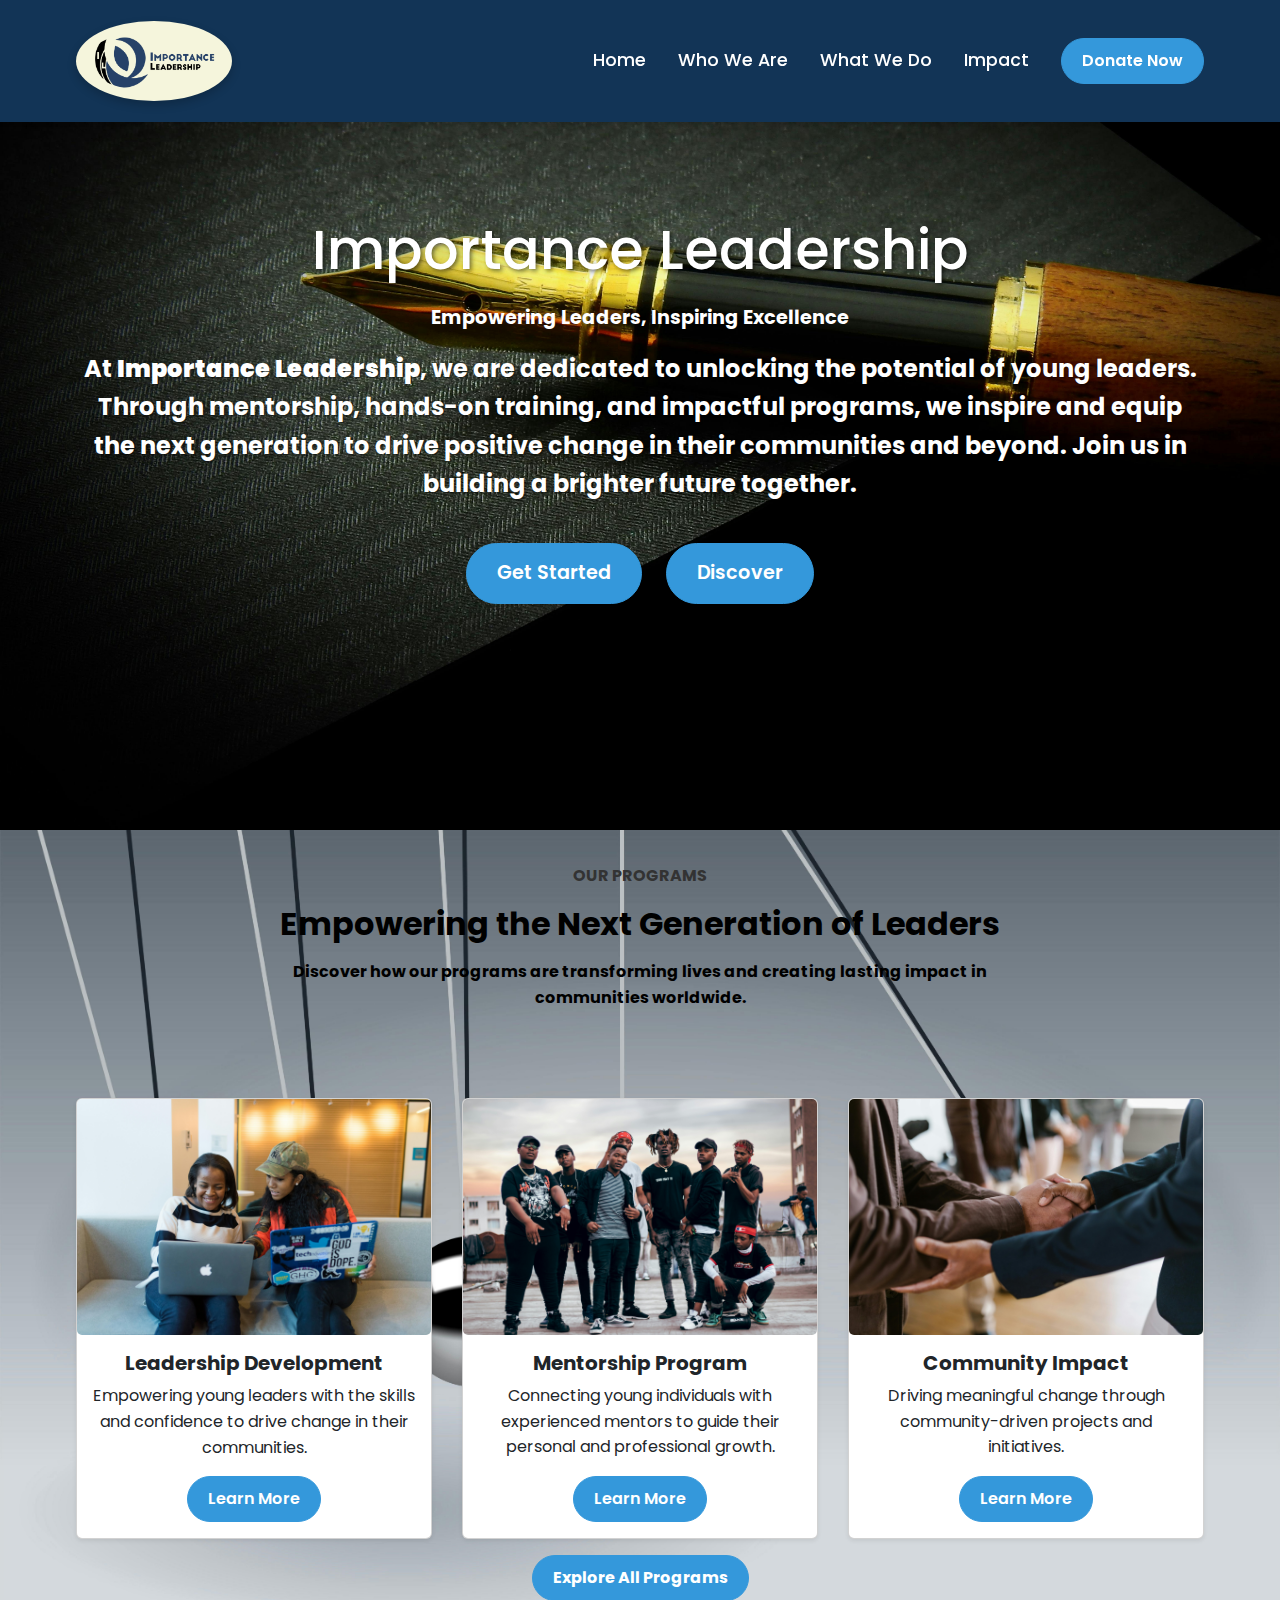
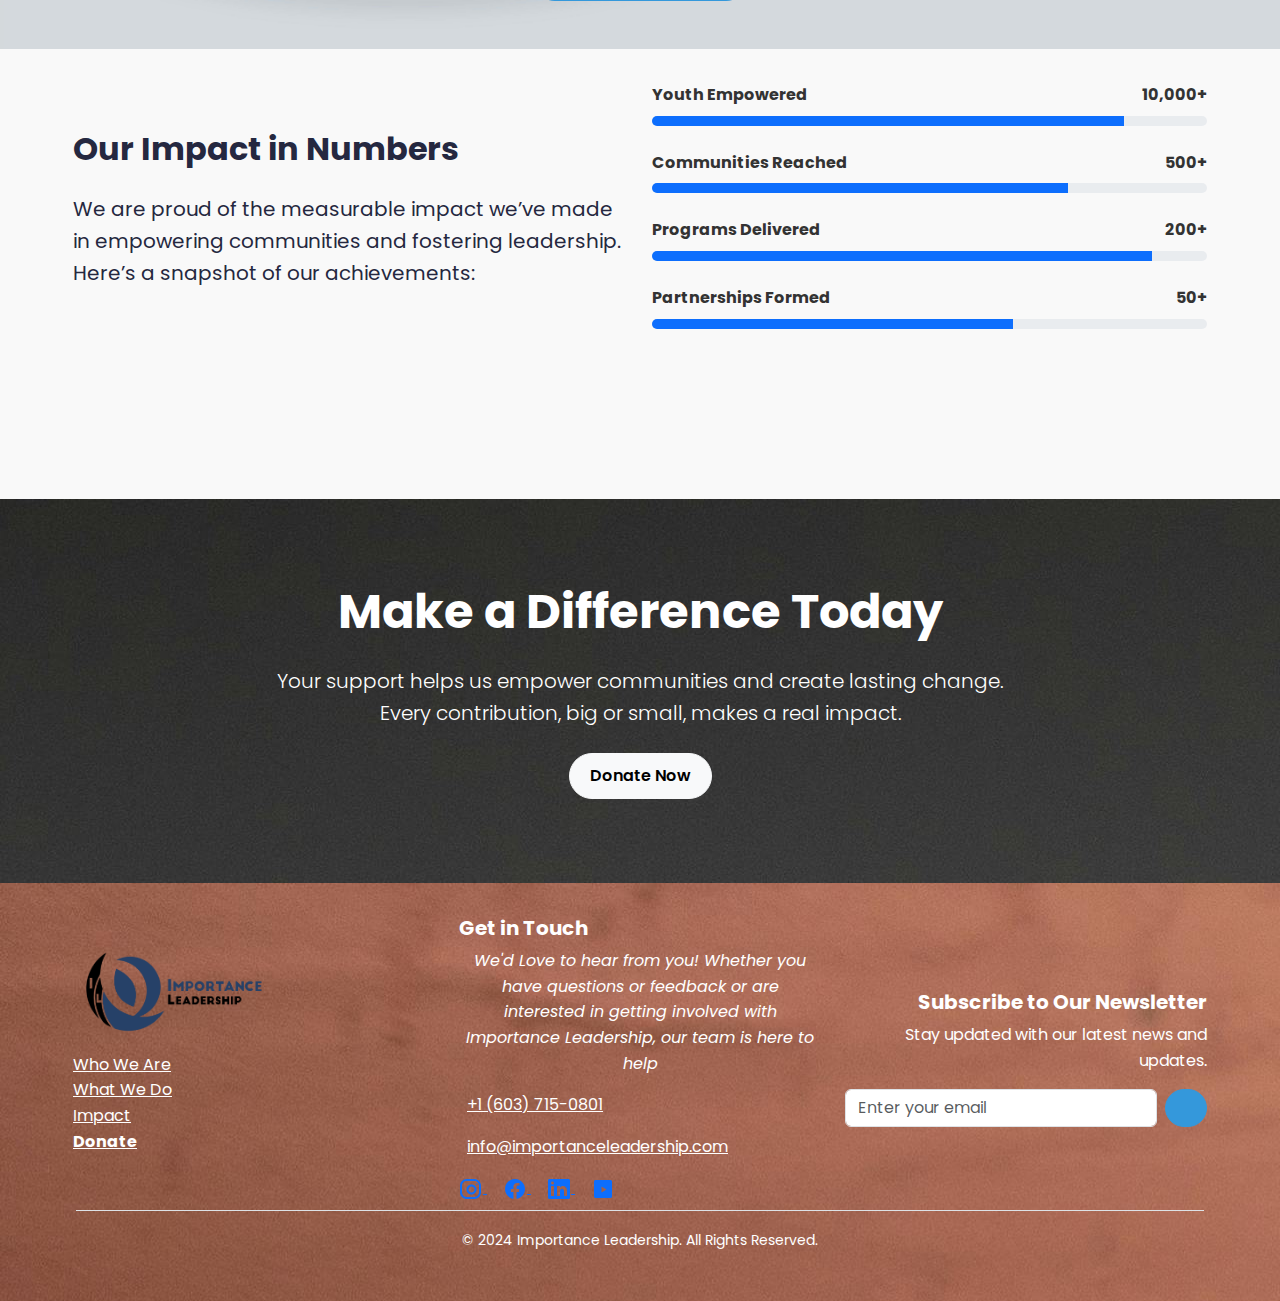
<file: index.html>
﻿<!DOCTYPE html>
<html lang="en">

<head>
    <title>Importance Leadership</title>
    <meta charset="UTF-8">
    <meta name="viewport" content="width=device-width, initial-scale=1.0">
    <meta name="description" content="Empowering communities through leadership, innovation, and impact. Importance Leadership fosters change by providing mentorship, resources, and opportunities for young individuals to thrive and create a better future.">
    <meta name="keywords" content="Leadership, Impact, Community, Mentorship, Youth Empowerment">
    <meta name="author" content="Importance Leadership">
    
    <!-- Favicon -->
    <link rel="icon" type="image/png" href="image/IL02 (1).png">
    
    <!-- Google Fonts -->
    <link rel="preconnect" href="https://fonts.googleapis.com">
    <link rel="preconnect" href="https://fonts.gstatic.com" crossorigin>
    <link href="https://fonts.googleapis.com/css2?family=Poppins:wght@400;500;600;700&display=swap" rel="stylesheet">
    
    <!-- Bootstrap CSS -->
    <link href="https://cdn.jsdelivr.net/npm/bootstrap@5.3.0-alpha1/dist/css/bootstrap.min.css" rel="stylesheet">
    <link rel="stylesheet" href="index.css">



         <style>

        /*Header Styles */
        body {
            font-family: 'Poppins', sans-serif;
            color: #333;
        }

        /* Navbar Styling */
        .navbar {
            background-color: #123456 !important;
            padding: 1rem 0;
            box-shadow: 0 4px 6px rgba(0, 0, 0, 0.1);
        }

        .navbar-brand img {
            height: 80px; /* Adjust logo size */
            width: auto;
            border-radius: 50%;
            background-color: beige;
            padding: 10px;
            box-shadow: 0 4px 10px rgba(0, 0, 0, 0.2);
        }

        .navbar-nav .nav-link {
            font-size: 1.1rem;
            font-weight: 500;
            color: #fff !important;
            margin: 0 0.5rem;
            padding: 0.5rem 1rem;
            transition: all 0.3s ease;
        }

        .navbar-nav .nav-link:hover {
            color: #ffcc00 !important; /* Hover color */
            transform: translateY(-2px);
        }

        .dropdown-menu {
            background-color: #123456;
            border: none;
            box-shadow: 0 4px 6px rgba(0, 0, 0, 0.1);
        }

        .dropdown-item {
            color: #fff !important;
            font-size: 1rem;
            padding: 0.5rem 1rem;
            transition: all 0.3s ease;
        }

        .dropdown-item:hover {
            background-color: #ffcc00;
            color: #123456 !important;
        }

        /* Responsive Adjustments */
        @media (max-width: 992px) {
            .navbar-brand img {
                height: 60px; /* Smaller logo for mobile */
            }

            .navbar-nav {
                margin-top: 1rem;
            }

            .navbar-nav .nav-link {
                font-size: 1rem;
                padding: 0.5rem;
            }

            .dropdown-menu {
                background-color: #123456;
                margin-top: 0.5rem;
            }
        }

        /* Preloader */
        #preloader {
            position: fixed;
            top: 0;
            left: 0;
            width: 100%;
            height: 100%;
            background-color: #fff;
            z-index: 9999;
            display: flex;
            justify-content: center;
            align-items: center;
        }

        #preloader img {
            width: 100px;
            height: auto;
        }
    

        .hero-section {
            position: relative;
            color: var(--secondary-color);
            text-align: center;
            padding: 100px 0;
            background: url('image/home-cover.jpg');
            background-size: cover;
            font-weight: bold;
            font-size: larger;
        }


        .hero-section .container {
            position: relative;
            z-index: 1;
            height: 70lvh;
            display: flex;
            align-items: center;
            justify-content: center;
            flex-direction: column;
        }

        .hero-section h1 {
            font-size: 3.5rem;
            margin-bottom: 20px;
            text-shadow: 2px 2px 4px rgba(0, 0, 0, 0.5);
        }

        .hero-section p {
            font-size: 1.5rem;
            margin-bottom: 30px;
            text-shadow: 1px 1px 2px rgba(0, 0, 0, 0.5);
        }

        .hero-section .btn {
            margin: 10px;
            padding: 15px 30px;
            font-size: 1.2rem;
            border-radius: 50px;
            transition: all 0.3s ease-in-out;
        }

        .hero-section .btn-outline-light:hover {
            background-color: var(--accent-color);
            border-color: var(--accent-color);
        }

        @media (max-width: 768px) {
            .hero-section h1 {
                font-size: 2.5rem;
            }

            .hero-section p {
                font-size: 1.2rem;
            }

            .hero-section .btn {
                padding: 10px 20px;
                font-size: 1rem;
            }
        }
        .video-container {
            position: absolute;
            top: 0;
            left: 0;
            width: 100%;
            height: 100%;
            overflow: hidden;
            z-index: -1; /* Places video behind content */
        }

        .video-container video {
            position: absolute;
            top: 50%;
            left: 50%;
            transform: translate(-50%, -50%);
            width: 100vw;
            height: 100vh;
            object-fit: cover; /* Ensures the video covers the section */
        }

        /* Custom Primary Color */
        .btn-primary {
            background-color: #3498db;
            border-color: #3498db;
            transition: all 0.3s ease;
        }

        .btn-primary:hover {
            background-color: #2980b9;
            border-color: #2980b9;
            transform: translateY(-2px);
}

        /* Icon Styling */
        .fa-hand-holding-heart {
            color: #e74c3c; /* Red color for the heart icon */
}
    </style>

</head>

<body>
    <!-- Header -->
    <header>
        <nav class="navbar navbar-expand-lg navbar-dark shadow-sm fixed-top">
            <div class="container">
                <a class="navbar-brand" href="index.html">
                    <img src="image/IL02.png" alt="Importance Leadership Logo" class="logo-image" loading="lazy">
                </a>
                <button class="navbar-toggler" type="button" data-bs-toggle="collapse" data-bs-target="#navbarNav" aria-label="Toggle navigation">
                    <span class="navbar-toggler-icon"></span>
                </button>
                <div class="collapse navbar-collapse" id="navbarNav">
                    <ul class="navbar-nav ms-auto">
                        <li class="nav-item"><a class="nav-link" href="index.html">Home</a></li>
                        
                        <li class="nav-item"><a class="nav-link" href="who-we-are.html">Who We Are</a></li>
                        <li class="nav-item"><a class="nav-link" href="what-we-do.html">What We Do</a></li>
                        <li class="nav-item"><a class="nav-link" href="impact.html">Impact</a></li>
                        <li class="nav-item ms-lg-3">
                            <a class="btn btn-primary" href="donate.html">Donate Now</a>
                        </li>
                    </ul>
                </div>
            </div>
        </nav>
    </header>

    <!-- Hero Section -->
    <section class="hero-section">
        <div class="container">
            <!-- Heading -->
            <h1 style="color: #fff; color-interpolation-filters: linearRGB;">Importance Leadership</h1>
            
            <blockquote  style="color: #fff; color-interpolation-filters: linearRGB;">Empowering Leaders, Inspiring Excellence</blockquote>
            <!-- Engaging Description -->
            <p style="color: #fff; color-interpolation-filters: linearRGB;">
                At <strong>Importance Leadership</strong>, we are dedicated to unlocking the potential of young leaders. Through mentorship, hands-on training, and impactful programs, we inspire and equip the next generation to drive positive change in their communities and beyond. Join us in building a brighter future together.
            </p>
            <!-- Call-to-Action Buttons -->
            <div>
                <a href="who-we-are.html" class="btn btn-primary btn-lg">Get Started</a>
                <a href="what-we-do.html" class="btn btn-primary btn-lg">Discover</a>
            </div>
        </div>
    </section>

    <section class="py-5" style="background-image: url('image/bg-impact.jpg'); background-size: cover; background-position: center;">
        <div class="container">
            <!-- Section Heading -->
            <div class="row justify-content-center mb-5">
                <div class="col-lg-8 text-center">
                    <span class="text-uppercase fw-bold text-blue fw-bolder fs-25">OUR PROGRAMS</span>
                    <h2 class="fw-bold mt-3 text-black">Empowering the Next Generation of Leaders</h2>
                    <p class="fs-17 mt-3 text-black fw-bolder">Discover how our programs are transforming lives and creating lasting impact in communities worldwide.</p>
                </div>
            </div>
    
            <!-- Programs Grid -->
            <div class="row row-cols-1 row-cols-md-3 g-4">
                <!-- Program 1: Leadership Development -->
                <div class="col">
                    <div class="card h-100 shadow-sm">
                        <img src="image/pexels-divinetechygirl-1181274.jpg" class="card-img-top" alt="Leadership Development Program">
                        <div class="card-body text-center">
                            <h5 class="card-title fw-bold">Leadership Development</h5>
                            <p class="card-text">Empowering young leaders with the skills and confidence to drive change in their communities.</p>
                            <a href="leadership-development.html" class="btn btn-primary">Learn More</a>
                        </div>
                    </div>
                </div>
    
                <!-- Program 2: Mentorship -->
                <div class="col">
                    <div class="card h-100 shadow-sm">
                        <img src="image/pexels-innoh-khumbuza-736696-2877180.jpg" class="card-img-top" alt="Mentorship Program">
                        <div class="card-body text-center">
                            <h5 class="card-title fw-bold">Mentorship Program</h5>
                            <p class="card-text">Connecting young individuals with experienced mentors to guide their personal and professional growth.</p>
                            <a href="mentorship-program.html" class="btn btn-primary">Learn More</a>
                        </div>
                    </div>
                </div>
    
                <!-- Program 3: Community Impact -->
                <div class="col">
                    <div class="card h-100 shadow-sm">
                        <img src="image/pexels-rdne-7414284.jpg" class="card-img-top" alt="Community Impact Program">
                        <div class="card-body text-center">
                            <h5 class="card-title fw-bold">Community Impact</h5>
                            <p class="card-text">Driving meaningful change through community-driven projects and initiatives.</p>
                            <a href="community-engagement.html" class="btn btn-primary">Learn More</a>
                        </div>
                    </div>
                </div>
            </div>


            <div class="card-body text-center">
                <h5 class="card-title fw-bold"></h5>
                <p class="card-text"></p>
                <a href="what-we-do.html" class="btn btn-primary btn-large fw-bold">Explore All Programs</a>
            </div>

        </div>
                       
    </section>

    <!--impact-->

    <section class="py-5" style="height:50lvh;" >


        <div class="container">
            <div class="row align-items-center">
                <!-- Left Column: Impact Description -->
                <div class="col-lg-6 mb-5 mb-lg-0 bg-extra-medium-gray">
                    <h2 class="fw-bold text-dark-gray mb-4">Our Impact in Numbers</h2>
                    <p class="fs-5 text-dark-gray">We are proud of the measurable impact we’ve made in empowering communities and fostering leadership. Here’s a snapshot of our achievements:</p>
                </div>
    
          
                <!-- Right Column: Impact Figures -->
                <div class="col-lg-6">
                    <!-- Impact Figure 1: Youth Empowered -->
                    <div class="mb-4">
                        <div class="d-flex justify-content-between mb-2">
                            <span class="fw-bold">Youth Empowered</span>
                            <span class="fw-bold">10,000+</span>
                        </div>
                        <div class="progress" style="height: 10px;">
                            <div class="progress-bar bg-gradient-emerald-blue-emerald-green" role="progressbar" style="width: 85%;" aria-valuenow="85" aria-valuemin="0" aria-valuemax="100"></div>
                        </div>
                    </div>
    
                    <!-- Impact Figure 2: Communities Reached -->
                    <div class="mb-4">
                        <div class="d-flex justify-content-between mb-2">
                            <span class="fw-bold">Communities Reached</span>
                            <span class="fw-bold">500+</span>
                        </div>
                        <div class="progress" style="height: 10px;">
                            <div class="progress-bar bg-gradient-emerald-blue-emerald-green" role="progressbar" style="width: 75%;" aria-valuenow="75" aria-valuemin="0" aria-valuemax="100"></div>
                        </div>
                    </div>
    
                    <!-- Impact Figure 3: Programs Delivered -->
                    <div class="mb-4">
                        <div class="d-flex justify-content-between mb-2">
                            <span class="fw-bold">Programs Delivered</span>
                            <span class="fw-bold">200+</span>
                        </div>
                        <div class="progress" style="height: 10px;">
                            <div class="progress-bar bg-gradient-emerald-blue-emerald-green" role="progressbar" style="width: 90%;" aria-valuenow="90" aria-valuemin="0" aria-valuemax="100"></div>
                        </div>
                    </div>
    
                    <!-- Impact Figure 4: Partnerships Formed -->
                    <div class="mb-4">
                        <div class="d-flex justify-content-between mb-2">
                            <span class="fw-bold">Partnerships Formed</span>
                            <span class="fw-bold">50+</span>
                        </div>
                        <div class="progress" style="height: 10px;">
                            <div class="progress-bar bg-gradient-emerald-blue-emerald-green" role="progressbar" style="width: 65%;" aria-valuenow="65" aria-valuemin="0" aria-valuemax="100"></div>
                        </div>
                    </div>
                </div>
            </div>
        </div>
    </section>
 

    <!--DONATE SECTION-->
    <section class="donate-section py-5 text-white" style=" align-content: center; background-image: url('image/donate-image.jpg'); background-size:auto; height: 30vmax;">
        <div class="container">
            <div class="row justify-content-center text-center">
                <div class="col-lg-8">
                    <!-- Icon -->
                    <i class="fas fa-hand-holding-heart fa-3x text-white mb-4"></i>
                    <!-- Heading -->
                    <h2 class="display-5 fw-bold mb-4">Make a Difference Today</h2>
                    <!-- Description -->
                    <p class="lead mb-4">
                        Your support helps us empower communities and create lasting change. Every contribution, big or small, makes a real impact.
                    </p>
                    <!-- Call-to-Action Button -->
                    <a href="donate.html" class="btn btn-light btn-lg">
                        Donate Now <i class="fas fa-arrow-right"></i>
                    </a>
                </div>
            </div>
        </div>
    </section>


    <!-- JavaScript -->
    <script src="https://cdn.jsdelivr.net/npm/bootstrap@5.3.0-alpha1/dist/js/bootstrap.bundle.min.js"></script>
    <script src="loadFooter.js"></script>
</body>

</html>
</file>
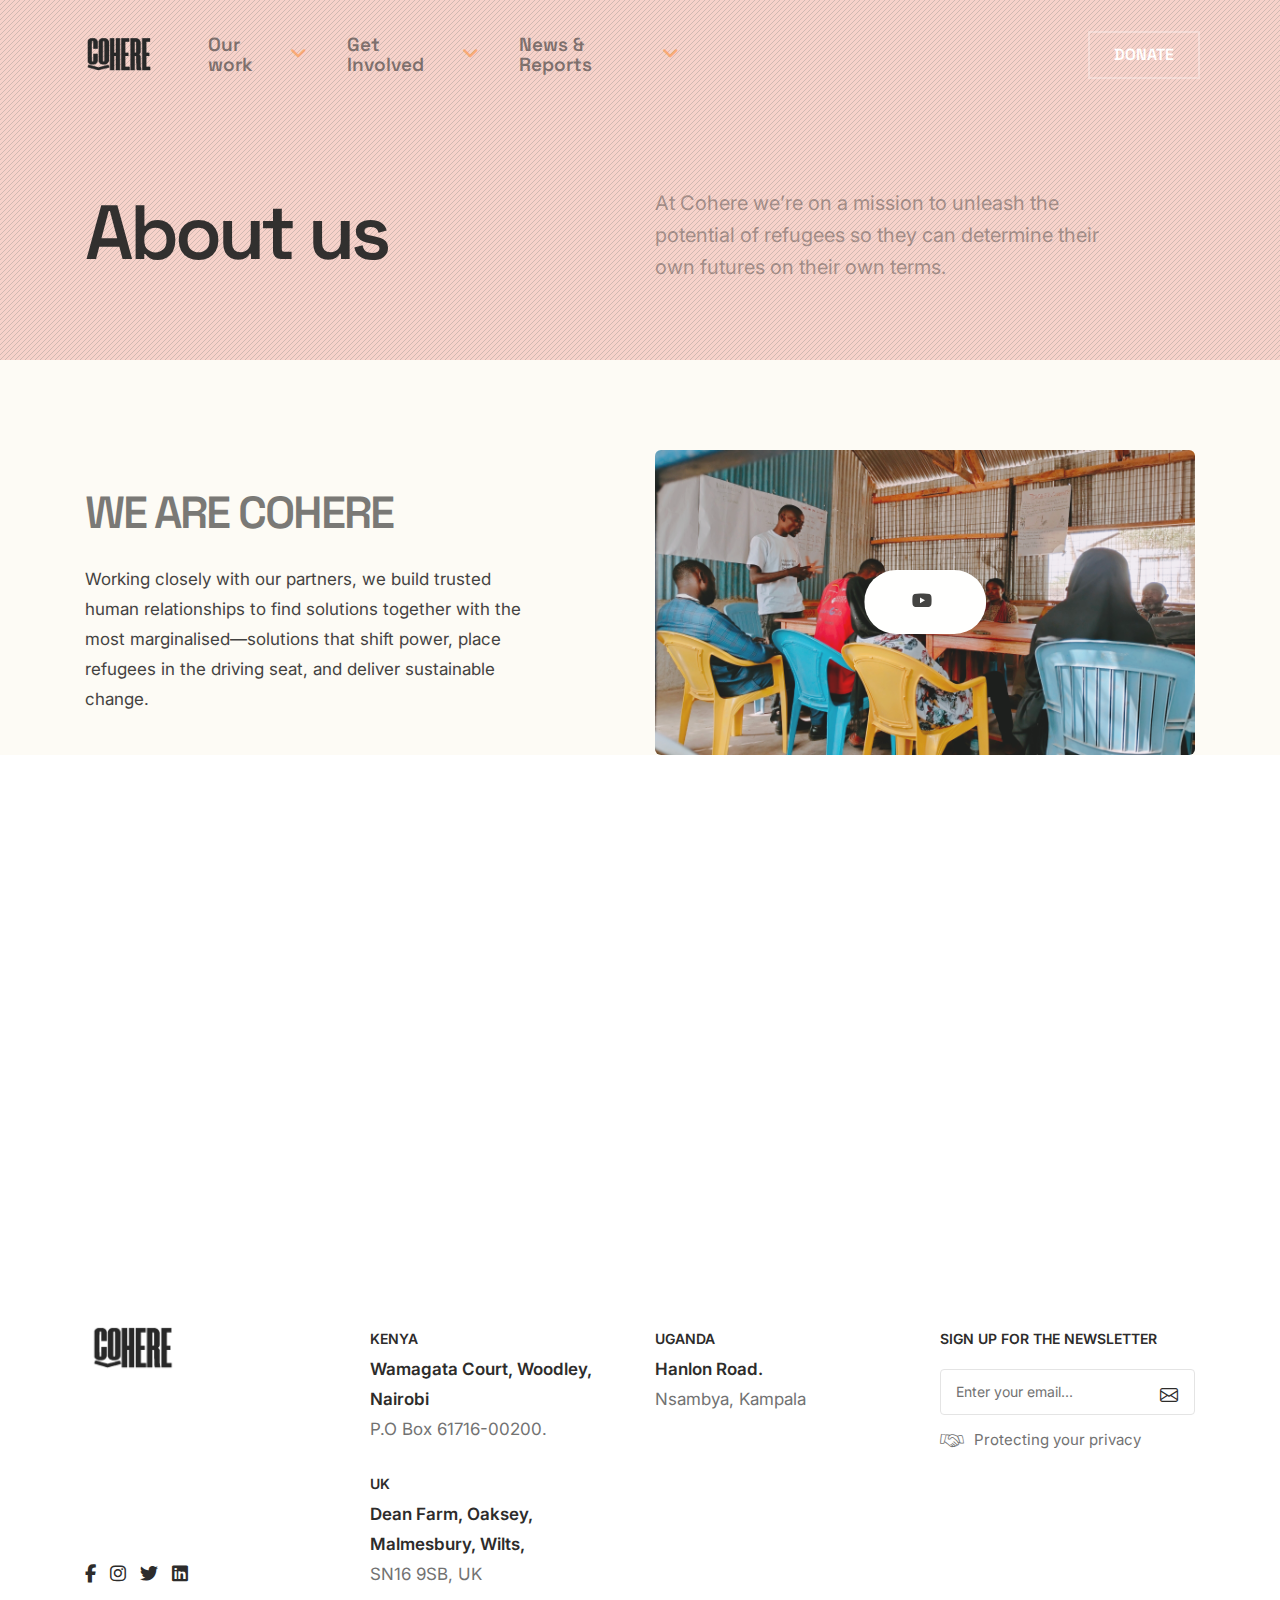
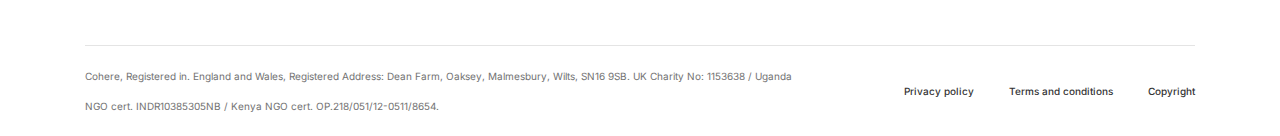
<file: about.html>
﻿<!doctype html>
<html class="no-js" lang="en">

    <head>
        <title>Crafto - The Multipurpose HTML5 Template</title>
        <meta charset="utf-8">
        <meta http-equiv="X-UA-Compatible" content="IE=edge" />
        <meta name="author" content="ThemeZaa">
        <meta name="viewport" content="width=device-width,initial-scale=1.0" />
        <meta name="description" content="Elevate your online presence with Crafto - a modern, versatile, multipurpose Bootstrap 5 responsive HTML5, SCSS template using highly creative 52+ ready demos.">
        <!-- favicon icon -->
        <link rel="shortcut icon" href="images/favicon.png">
        <link rel="apple-touch-icon" href="images/apple-touch-icon-57x57.png">
        <link rel="apple-touch-icon" sizes="72x72" href="images/apple-touch-icon-72x72.png">
        <link rel="apple-touch-icon" sizes="114x114" href="images/apple-touch-icon-114x114.png">
        <!-- google fonts preconnect -->
        <link rel="preconnect" href="https://fonts.googleapis.com" crossorigin>
        <link rel="preconnect" href="https://fonts.gstatic.com" crossorigin>
        <!-- style sheets and font icons  -->
        <link rel="stylesheet" href="css/vendors.min.css" />
        <link rel="stylesheet" href="css/icon.min.css" />
        <link rel="stylesheet" href="css/style.css"/>
        <link rel="stylesheet" href="css/responsive.css"/>
        <link rel="stylesheet" href="demos/digital-agency/digital-agency.css" />
    </head>
    <body data-mobile-nav-style="full-screen-menu" data-mobile-nav-bg-color="#2d2c2b" class="custom-cursor">
        <!-- start cursor -->
        <div class="cursor-page-inner">
            <div class="circle-cursor circle-cursor-inner"></div>
            <div class="circle-cursor circle-cursor-outer"></div>
        </div>
        <!-- end cursor -->
        <!-- start header -->
        <header>
            <!-- start navigation -->
            <nav class="navbar navbar-expand-lg header-light bg-transparent disable-fixed">
                <div class="container-fluid">
                    <div class="col-auto">
                        <a class="navbar-brand" href="/">
                            <img src="images-copy/black-logo-no-bg.png" data-at2x="images-copy/black-logo-no-bg.png" alt=""
                                class="default-logo">
                            <img src="images/demo-digital-agency-logo-black.jpg"
                                data-at2x="images/demo-digital-agency-logo-black@2x.jpg" alt="" class="alt-logo">
                            <img src="images/demo-digital-agency-logo-black.jpg"
                                data-at2x="images/demo-digital-agency-logo-black@2x.jpg" alt="" class="mobile-logo">
                        </a>
                    </div>
                    <div class="col-auto menu-order">
                        <button class="navbar-toggler float-start" type="button" data-bs-toggle="collapse"
                            data-bs-target="#navbarNav" aria-controls="navbarNav" aria-label="Toggle navigation">
                            <span class="navbar-toggler-line"></span>
                            <span class="navbar-toggler-line"></span>
                            <span class="navbar-toggler-line"></span>
                            <span class="navbar-toggler-line"></span>
                        </button>
                        <div class="collapse navbar-collapse" id="navbarNav">
                            <ul class="navbar-nav alt-font">
                                <li class="nav-item dropdown simple-dropdown">
                                    <a href="javascript:void(0);" class="nav-link">Our work<i style="color: #ff9343;" class="fa-solid fa-angle-down ms-1"></i></a>
                                    <i class="fa-solid fa-angle-down dropdown-toggle" id="navbarDropdownMenuLink3"
                                        role="button" data-bs-toggle="dropdown" aria-expanded="false"></i>
                                    <ul class="dropdown-menu" aria-labelledby="navbarDropdownMenuLink3">
                                        <li><a href="about.html">We are Cohere</a></li>
                                        <li><a href="https://reframe.network/">Reframe </a></li>
                                        <li><a href="people.html">People</a></li>
                                        <li><a href="demo-fashion-store-wishlist.html">Careers</a></li>
                                       
                                    </ul>
                                </li>
                                <li class="nav-item dropdown simple-dropdown">
                                    <a href="javascript:void(0);" class="nav-link">Get Involved<i style="color: #ff9343;" class="fa-solid fa-angle-down ms-1"></i></a>
                                    <i class="fa-solid fa-angle-down dropdown-toggle" id="navbarDropdownMenuLink3"
                                        role="button" data-bs-toggle="dropdown" aria-expanded="false"></i>
                                    <ul class="dropdown-menu" aria-labelledby="navbarDropdownMenuLink3">
                                        <li><a href="about.html">Join our community</a></li>
                                        <li><a href="about.html">Our Partnerships</a></li>
                                        
                                       
                                    </ul>
                                </li>
                               
                                <li class="nav-item dropdown simple-dropdown">
                                    <a href="javascript:void(0);" class="nav-link">News & Reports<i style="color: #ff9343;" class="fa-solid fa-angle-down ms-1"></i></a>
                                    <i class="fa-solid fa-angle-down dropdown-toggle" id="navbarDropdownMenuLink3"
                                        role="button" data-bs-toggle="dropdown" aria-expanded="false"></i>
                                    <ul class="dropdown-menu" aria-labelledby="navbarDropdownMenuLink3">
                                        <li><a href="about.html">News & Blogs</a></li>
                                        <li><a href="demo-fashion-store-wishlist.html">Reports</a></li>
                                        <li><a href="demo-fashion-store-wishlist.html">Learning</a></li>
                                       
                                    </ul>
                                </li>
    
    
                                <!-- <li class="nav-item"><a href="demo-digital-agency-portfolio.html" class="nav-link">Portfolio</a></li>
                                    <li class="nav-item"><a href="demo-digital-agency-contact.html" class="nav-link">Contact</a></li> -->
                            </ul>
                        </div>
                    </div>
                    <div class="col-auto ms-auto d-none d-lg-flex">
                        <div class="header-icon">
                            <div class="header-button ms-25px">
                                <a href="demo-digital-agency-contact.html"
                                    class="btn border-2 btn-transparent-white-light btn-extra-large left-icon btn-switch-text">
                                    <span>
                                        <span class="btn-double-text" data-text="Donate now">DONATE</span>
                                    </span>
                                </a>
                            </div>
                        </div>
                    </div>
                </div>
            </nav>
        <!-- end navigation -->
        </header>
        <!-- end header -->

        
        <!-- start page title -->
        <section class="page-title-separate-breadcrumbs bg-base-color bg-sliding-line ipad-top-space-margin">
            <div class="container position-relative">
                <div class="row justify-content-center align-items-lg-end extra-very-small-screen" data-anime='{ "el": "childs", "translateY": [30, 0], "opacity": [0,1], "duration": 600, "delay": 0, "staggervalue": 300, "easing": "easeOutQuad" }'>
                    <div class="col-lg-6 position-relative page-title-extra-large md-mb-30px sm-mb-20px z-index-9">
                        <h1 class="text-dark-gray fw-600 ls-minus-4px mb-0 alt-font highlight-separator-small"><span class="highlight-separator mb-0 pb-0" data-shadow-animation="true" data-animation-delay="500">About us</h1>
                    </div>
                    <div class="col-lg-6">
                        <p class="fs-20 lh-32 text-dark-gray opacity-7 w-90 lg-w-100 md-w-80 mb-0">At Cohere we’re on a mission to unleash the potential of refugees so they can determine their own futures on their own terms.</p>
                    </div>
                </div>
            </div>
        </section>
        <!-- end page title -->

           <!-- start section -->
    <section style="background-color: #fdfbf5 !important; padding-bottom: 0;">
        <div class="container">
            <div class="row align-items-center justify-content-center mb-7 sm-mb-40px">
                <div class="col-xl-5 col-lg-6 col-md-10 md-mb-50px"
                    data-anime='{ "el": "childs", "translateY": [15, 0], "opacity": [0,1], "duration": 600, "delay": 0, "staggervalue": 100, "easing": "easeOutQuad" }'>

                    <h3 class="fw-600 text-dark-gray ls-minus-2px alt-font"
                        data-anime='{ "el": "lines", "translateY": [15, 0], "opacity": [0,1], "delay": 100, "staggervalue": 100, "easing": "easeOutQuad" }'>
                        WE ARE COHERE</h3>
                    <!-- start features box item -->
                    <div class="icon-with-text-style-08 mb-10px">
                        <div class="feature-box feature-box-left-icon-middle overflow-hidden">

                            <div class="feature-box-content">
                                <span class="text-dark-gray">Working closely with our partners, we build trusted human relationships to find solutions together with the most marginalised—solutions that shift power, place refugees in the driving seat, and deliver sustainable change.

                                </span>
                            </div>
                        </div>
                    </div>
                    <!-- end features box item -->

                </div>
                <div class="col-lg-6 offset-xl-1 position-relative z-index-1"
                    data-anime='{ "opacity": [0,1], "duration": 600, "delay": 100, "staggervalue": 300, "easing": "easeOutQuad" }'>
                    <div class="atropos" data-atropos data-atropos-perspective="2450">
                        <div class="atropos-scale">
                            <div class="atropos-rotate">
                                <div class="atropos-inner">
                                    <img src="images-copy/we-are-cohere.jpg" alt="" class="border-radius-6px" />
                                </div>
                            </div>
                        </div>
                    </div>
                    <div class="absolute-middle-center text-white-space-nowrap z-index-9">
                        <a href="https://www.youtube.com/watch?v=_s0YpuwOLrc"
                            class="btn btn-extra-large btn-white left-icon btn-box-shadow fw-600 btn-rounded popup-youtube ls-minus-05px"><i
                                class="fa-brands fa-youtube icon-small"></i></a>
                    </div>
                </div>
            </div>

        </div>
    </section>
    <!-- end section -->

    

    <!-- start section -->
    <section class="pb-0">
        <div class="container">
            <div class="row">
               
                <div class="col-lg-12" data-anime='{ "el": "childs", "translateY": [15, 0], "opacity": [0,1], "duration": 600, "delay": 0, "staggervalue": 300, "easing": "easeOutQuad" }'>
                    <div class="row">
                        <div class="col-md-5">
                            <div class="fs-19 fw-600 text-dark-gray w-90 xl-w-100 sm-mb-10px">Mission</div>
                        </div>
                        <div class="col-md-7 last-paragraph-no-margin">
                            <p>Cohere's goal is to be an ally to communities affected by displacement in realising integrated, evolving visions of a better future that is inclusive of the most marginalised. </p>
                        </div>
                    </div>
                    <div class="separator-line-1px border-bottom border-color-extra-medium-gray mt-40px mb-40px sm-mt-30px sm-mb-30px"></div>
                    <div class="row">
                        <div class="col-md-5">
                            <div class="fs-19 fw-600 text-dark-gray w-90 xl-w-100 sm-mb-10px">Vision</div>
                        </div>
                        <div class="col-md-7 last-paragraph-no-margin">
                            <p>A better future for people affected by forced displacement, including the most marginalised, should be determined and achieved on their terms
                            </p>
                        </div>
                    </div>
                    <div class="separator-line-1px border-bottom border-color-extra-medium-gray mt-40px mb-40px sm-mt-30px sm-mb-30px"></div>
                    
                </div>
            </div>
        </div>
    </section>
    <!-- end section -->
        
       
        
     
            <!-- start footer -->
    <footer class="pb-0">
        <div class="container">
            <div class="row">
                <div class="col-12 col-xl-3 col-lg-12 col-md-6 d-flex flex-column lg-mb-30px sm-mb-20px order-md-1">
                    <a href="demo-digital-agency.html" class="footer-logo d-inline-block lg-mb-30px">
                        <img src="images-copy/black-logo-no-bg.png" data-at2x="images-copy/black-logo-no-bg.png" alt="">
                    </a>
                    <div class="elements-social social-text-style-01 mt-auto">
                        <ul class="small-icon dark fw-600">
                            <li><a class="facebook" href="https://www.facebook.com/" target="_blank"><i
                                        class="fab fa-facebook-f"></i></a></li>
                            <li><a class="instagram" href="http://www.instagram.com" target="_blank"><i
                                        class="fab fa-instagram"></i></a></li>
                            <li><a class="twitter" href="http://www.twitter.com" target="_blank"><i
                                        class="fab fa-twitter"></i></a></li>
                            <li><a class="linkedin" href="http://www.twitter.com" target="_blank"><i
                                        class="fab fa-linkedin"></i></a></li>

                        </ul>
                    </div>

                </div>
                <div
                    class="col-12 col-xl-3 col-lg-4 col-md-6 last-paragraph-no-margin order-lg-2 order-md-3 sm-mb-20px">
                    <span class="fs-14 fw-600 d-block text-dark-gray text-dark-gray text-uppercase">Kenya </span>
                    <p><strong class="text-dark-gray fw-600">Wamagata Court, Woodley, Nairobi</strong> <br>P.O Box
                        61716-00200.</p>
                    <span class="fs-14 fw-600 d-block text-dark-gray text-dark-gray text-uppercase">UK </span>
                    <p><strong class="text-dark-gray fw-600">Dean Farm, Oaksey, Malmesbury, Wilts,</strong> <br>SN16
                        9SB, UK</p>

                </div>
                <div class="col-12 col-xl-3 col-lg-4 col-md-6 last-paragraph-no-margin order-md-4 sm-mb-30px">
                    <span class="fs-14 fw-600 d-block text-dark-gray text-dark-gray text-uppercase">Uganda </span>
                    <p><strong class="text-dark-gray fw-600">Hanlon Road. </strong> <br>Nsambya, Kampala</p>

                </div>
                <div class="col-12 col-lg-3 col-xl-3 col-lg-4 col-md-6 order-lg-4 order-md-2 md-mb-30px sm-mb-0">
                    <span class="fs-14 fw-600 d-block text-dark-gray mb-15px text-dark-gray text-uppercase">Sign up for
                        the newsletter</span>
                    <div class="d-inline-block w-100 newsletter-style-02 position-relative mb-10px">
                        <form action="email-templates/subscribe-newsletter.php" method="post"
                            class="position-relative w-100">
                            <input class="input-small border-color-extra-medium-gray w-100 form-control required"
                                type="email" name="email" placeholder="Enter your email...">
                            <input type="hidden" name="redirect" value="">
                            <button type="submit" class="btn submit" aria-label="submit"><i
                                    class="icon bi bi-envelope icon-small text-dark-gray"></i></button>
                            <div
                                class="form-results border-radius-4px pt-5px pb-5px ps-15px pe-15px fs-14 lh-22 mt-10px w-100 text-center position-absolute d-none">
                            </div>
                        </form>
                    </div>
                    <div class="d-flex align-items-center">
                        <div class="d-inline-block fs-15"><i
                                class="line-icon-Handshake me-10px align-middle icon-extra-medium"></i>Protecting your
                            privacy</div>
                    </div>
                </div>
            </div>
            <div class="row justify-content-center align-items-center pt-5 sm-pt-35px">
                <!-- start divider -->
                <div class="col-12">
                    <div class="divider-style-03 divider-style-03-01 border-color-extra-medium-gray"></div>
                </div>
                <!-- end divider -->
                <!-- start copyright -->
                <div
                    class="col-lg-8 pt-15px pb-15px md-pt-0 fs-10 order-2 order-lg-1 text-center text-lg-start last-paragraph-no-margin">
                    <p>Cohere, Registered in. England and Wales, Registered Address: Dean Farm, Oaksey, Malmesbury,
                        Wilts, SN16 9SB. UK Charity No: 1153638 / Uganda NGO cert. INDR10385305NB / Kenya NGO cert.
                        OP.218/051/12-0511/8654.</p>
                </div>
                <!-- end copyright -->
                <!-- start footer menu -->
                <div class="col-lg-4 pt-15px pb-15px md-pb-5px fs-10 order-1 order-lg-2 text-center text-lg-end">
                    <ul class="footer-navbar sm-lh-normal">
                        <li><a href="#" class="nav-link">Privacy policy</a></li>
                        <li><a href="#" class="nav-link">Terms and conditions</a></li>
                        <li><a href="#" class="nav-link">Copyright</a></li>
                    </ul>
                </div>
                <!-- end footer menu -->
            </div>
        </div>
    </footer>
    <!-- end footer -->
        <!-- start scroll progress -->
        <div class="scroll-progress d-none d-xxl-block">
            <a href="#" class="scroll-top" aria-label="scroll">
                <span class="scroll-text">Scroll</span><span class="scroll-line"><span class="scroll-point"></span></span>
            </a>
        </div>
        <!-- end scroll progress -->
        <!-- javascript libraries -->
        <script type="text/javascript" src="js/jquery.js"></script>
        <script type="text/javascript" src="js/vendors.min.js"></script>
        <script type="text/javascript" src="js/main.js"></script>
    </body>
</html>
</file>
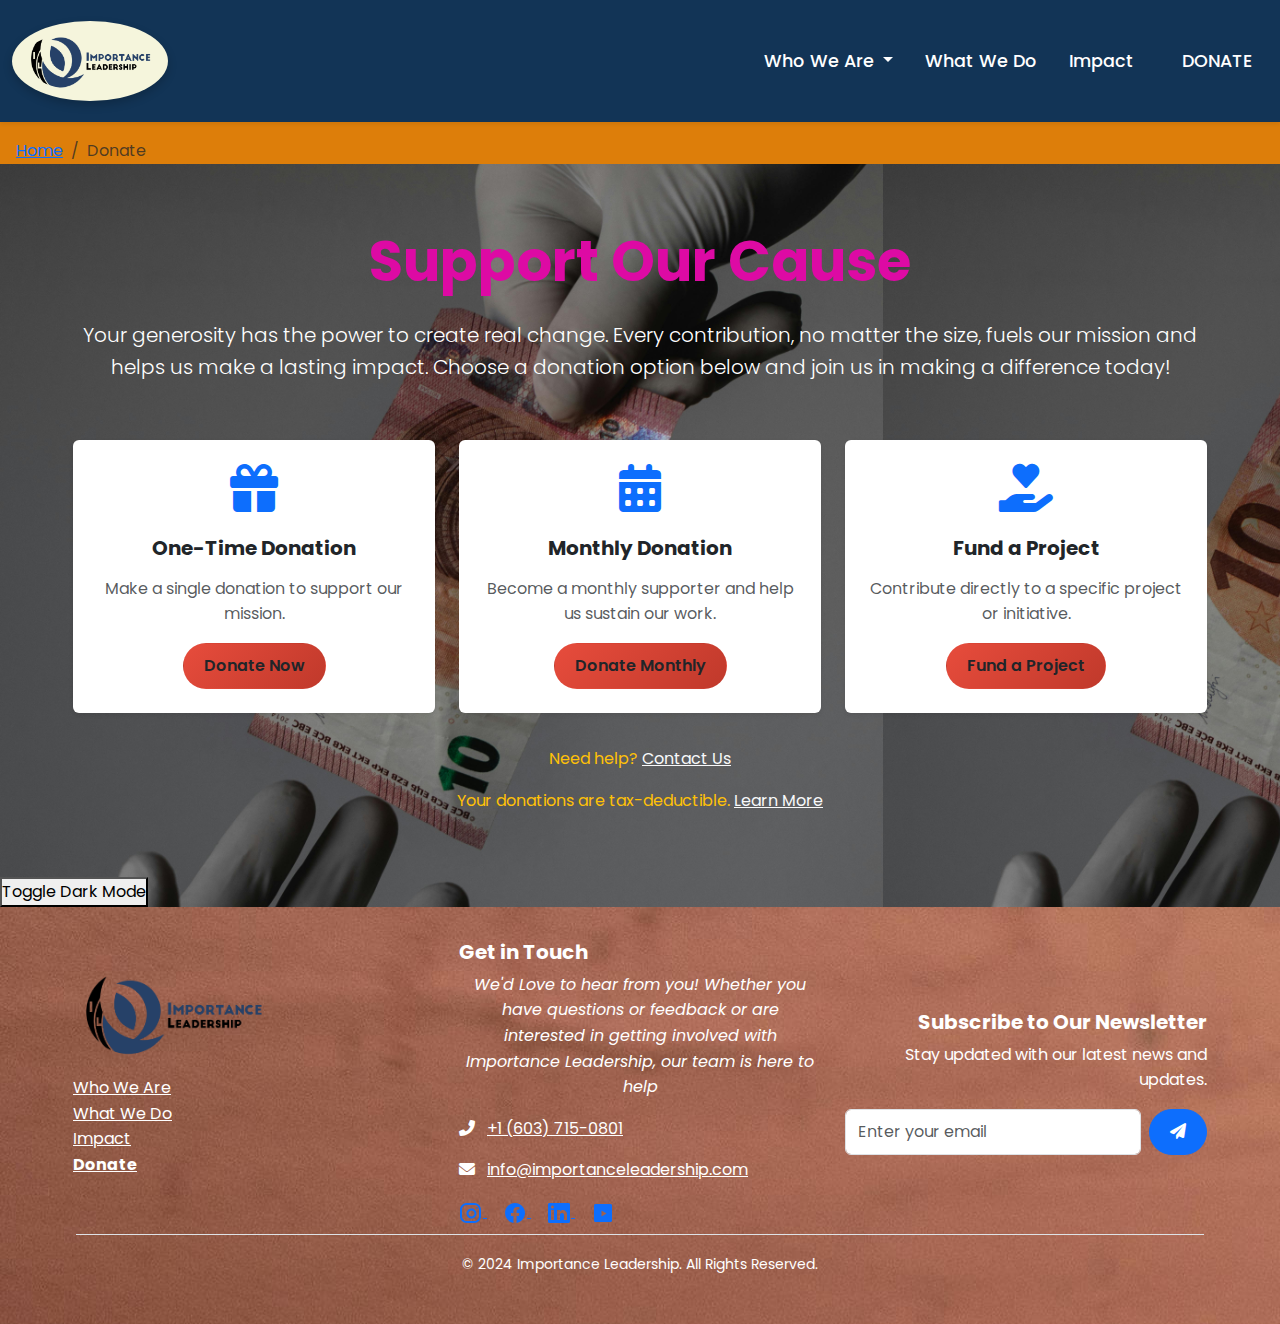
<file: donate.html>
<!DOCTYPE html>
<html lang="en">
<head>
    <meta charset="UTF-8">
    <meta name="viewport" content="width=device-width, initial-scale=1.0">
    <title>Donate</title>
    <!-- Bootstrap CSS -->
    <link href="https://cdn.jsdelivr.net/npm/bootstrap@5.3.0-alpha1/dist/css/bootstrap.min.css" rel="stylesheet">
    <!-- Font Awesome -->
    <link rel="stylesheet" href="https://cdnjs.cloudflare.com/ajax/libs/font-awesome/6.0.0-beta3/css/all.min.css">
    <!-- Custom CSS -->
    <style>
        /* Gradient Background */
    body{
        background-image: url('image/donate-image.jpg');
        background-size:contain;
    }

        /* Hover Effect for Cards */
        .hover-effect {
            transition: transform 0.3s ease, box-shadow 0.3s ease;
        }

        .hover-effect:hover {
            transform: translateY(-10px);
            box-shadow: 0 10px 20px rgba(0, 0, 0, 0.15);
        }

        /* Custom Button Style */
        .btn-donate {
            background: linear-gradient(135deg, #e74c3c, #c0392b);
            color: white;
            border: none;
            padding: 10px 20px;
            font-size: 1.1rem;
            transition: transform 0.3s ease;
        }

        .btn-donate:hover {
            transform: scale(1.05);
        }

        /* Payment Options Modal */
        .payment-option {
            border: 1px solid #ddd;
            border-radius: 10px;
            padding: 15px;
            margin: 10px 0;
            cursor: pointer;
            transition: background-color 0.3s ease;
        }

        .payment-option:hover {
            background-color: #f8f9fa;
        }

        .payment-option.selected {
            border-color: #3498db;
            background-color: #e9f5ff;
        }
    </style>
</head>
<body>
    
      <!-- loading the header of the main page -->

      <div id="header-container" style="background-color:#dd7e0a; width: auto;" ></div>
      <script src="loadHeader.js"></script>


    <!-- Donate Section -->
    <section class="gradient-bg py-5">
        <div class="container">
            <h2 class="text-center display-4 fw-bold mb-4" style="color:#dd0aa4">Support Our Cause</h2>
            <p class="text-center lead mb-5 text-white">Your generosity has the power to create real change. Every contribution, no matter the size, fuels our mission and helps us make a lasting impact. Choose a donation option below and join us in making a difference today!</p>

            <div class="row g-4">
                <!-- Donation Option 1 -->
                <div class="col-md-4">
                    <div class="card h-100 border-0 shadow-sm hover-effect">
                        <div class="card-body text-center p-4">
                            <i class="fas fa-gift fa-3x text-primary mb-4"></i>
                            <h5 class="card-title fw-bold mb-3">One-Time Donation</h5>
                            <p class="card-text text-muted">Make a single donation to support our mission.</p>
                            <button class="btn btn-donate" data-bs-toggle="modal" data-bs-target="#paymentModal">Donate Now</button>
                        </div>
                    </div>
                </div>
                <!-- Donation Option 2 -->
                <div class="col-md-4">
                    <div class="card h-100 border-0 shadow-sm hover-effect">
                        <div class="card-body text-center p-4">
                            <i class="fas fa-calendar-alt fa-3x text-primary mb-4"></i>
                            <h5 class="card-title fw-bold mb-3">Monthly Donation</h5>
                            <p class="card-text text-muted">Become a monthly supporter and help us sustain our work.</p>
                            <button class="btn btn-donate" data-bs-toggle="modal" data-bs-target="#paymentModal">Donate Monthly</button>
                        </div>
                    </div>
                </div>
                <!-- Donation Option 3 -->
                <div class="col-md-4">
                    <div class="card h-100 border-0 shadow-sm hover-effect">
                        <div class="card-body text-center p-4">
                            <i class="fas fa-hand-holding-heart fa-3x text-primary mb-4"></i>
                            <h5 class="card-title fw-bold mb-3">Fund a Project</h5>
                            <p class="card-text text-muted">Contribute directly to a specific project or initiative.</p>
                            <button class="btn btn-donate" data-bs-toggle="modal" data-bs-target="#paymentModal">Fund a Project</button>
                        </div>
                    </div>
                </div>
            </div>

            <!-- Additional Donation Info -->
            <div class="text-center mt-5">
                <p class="text-warning">Need help? <a href="#" class="text-light">Contact Us</a></p>
                <p class="text-warning">Your donations are tax-deductible. <a href="#" class="text-light">Learn More</a></p>
            </div>
        </div>
    </section>

    <!-- Payment Options Modal -->
    <div class="modal fade" id="paymentModal" tabindex="-1" aria-labelledby="paymentModalLabel" aria-hidden="true">
        <div class="modal-dialog modal-dialog-centered">
            <div class="modal-content">
                <div class="modal-header">
                    <h5 class="modal-title" id="paymentModalLabel">Choose a Payment Method</h5>
                    <button type="button" class="btn-close" data-bs-dismiss="modal" aria-label="Close"></button>
                </div>
                <div class="modal-body">
                    <!-- Payment Options -->
                    <div class="payment-option" onclick="selectPayment('credit-card')">
                        <i class="fas fa-credit-card fa-2x me-3"></i>
                        <span class="fw-bold">Credit/Debit Card</span>
                    </div>
                    <div class="payment-option" onclick="selectPayment('paypal')">
                        <i class="fab fa-paypal fa-2x me-3"></i>
                        <span class="fw-bold">PayPal</span>
                    </div>
                    <div class="payment-option" onclick="selectPayment('bank-transfer')">
                        <i class="fas fa-university fa-2x me-3"></i>
                        <span class="fw-bold">Bank Transfer</span>
                    </div>
                    <div class="payment-option" onclick="selectPayment('crypto')">
                        <i class="fas fa-coins fa-2x me-3"></i>
                        <span class="fw-bold">Cryptocurrency</span>
                    </div>
                </div>
                <div class="modal-footer">
                    <button type="button" class="btn btn-secondary" data-bs-dismiss="modal">Close</button>
                    <button type="button" class="btn btn-primary" onclick="processPayment()">Proceed to Payment</button>
                </div>
            </div>
        </div>
    </div>

    <!-- Bootstrap JS -->
    <script src="https://cdn.jsdelivr.net/npm/bootstrap@5.3.0-alpha1/dist/js/bootstrap.bundle.min.js"></script>
    <!-- Custom JS -->
    <script>
        let selectedPaymentMethod = null;

        // Function to select a payment method
        function selectPayment(method) {
            selectedPaymentMethod = method;
            const paymentOptions = document.querySelectorAll('.payment-option');
            paymentOptions.forEach(option => option.classList.remove('selected'));
            event.currentTarget.classList.add('selected');
        }

        // Function to process payment
        function processPayment() {
            if (!selectedPaymentMethod) {
                alert('Please select a payment method.');
                return;
            }
            alert(`Processing payment via ${selectedPaymentMethod}...`);
            // Add your payment processing logic here
        }
    </script>
    <!-- Dark Mode Toggle -->
    <button class="dark-mode-toggle" onclick="toggleDarkMode()">Toggle Dark Mode</button>

    <script>
        // Dark Mode Toggle Function
        function toggleDarkMode() {
            document.body.classList.toggle('dark-mode');
        }
    </script>
    <script src="loadFooter.js"></script>
</body>
</html>
</file>
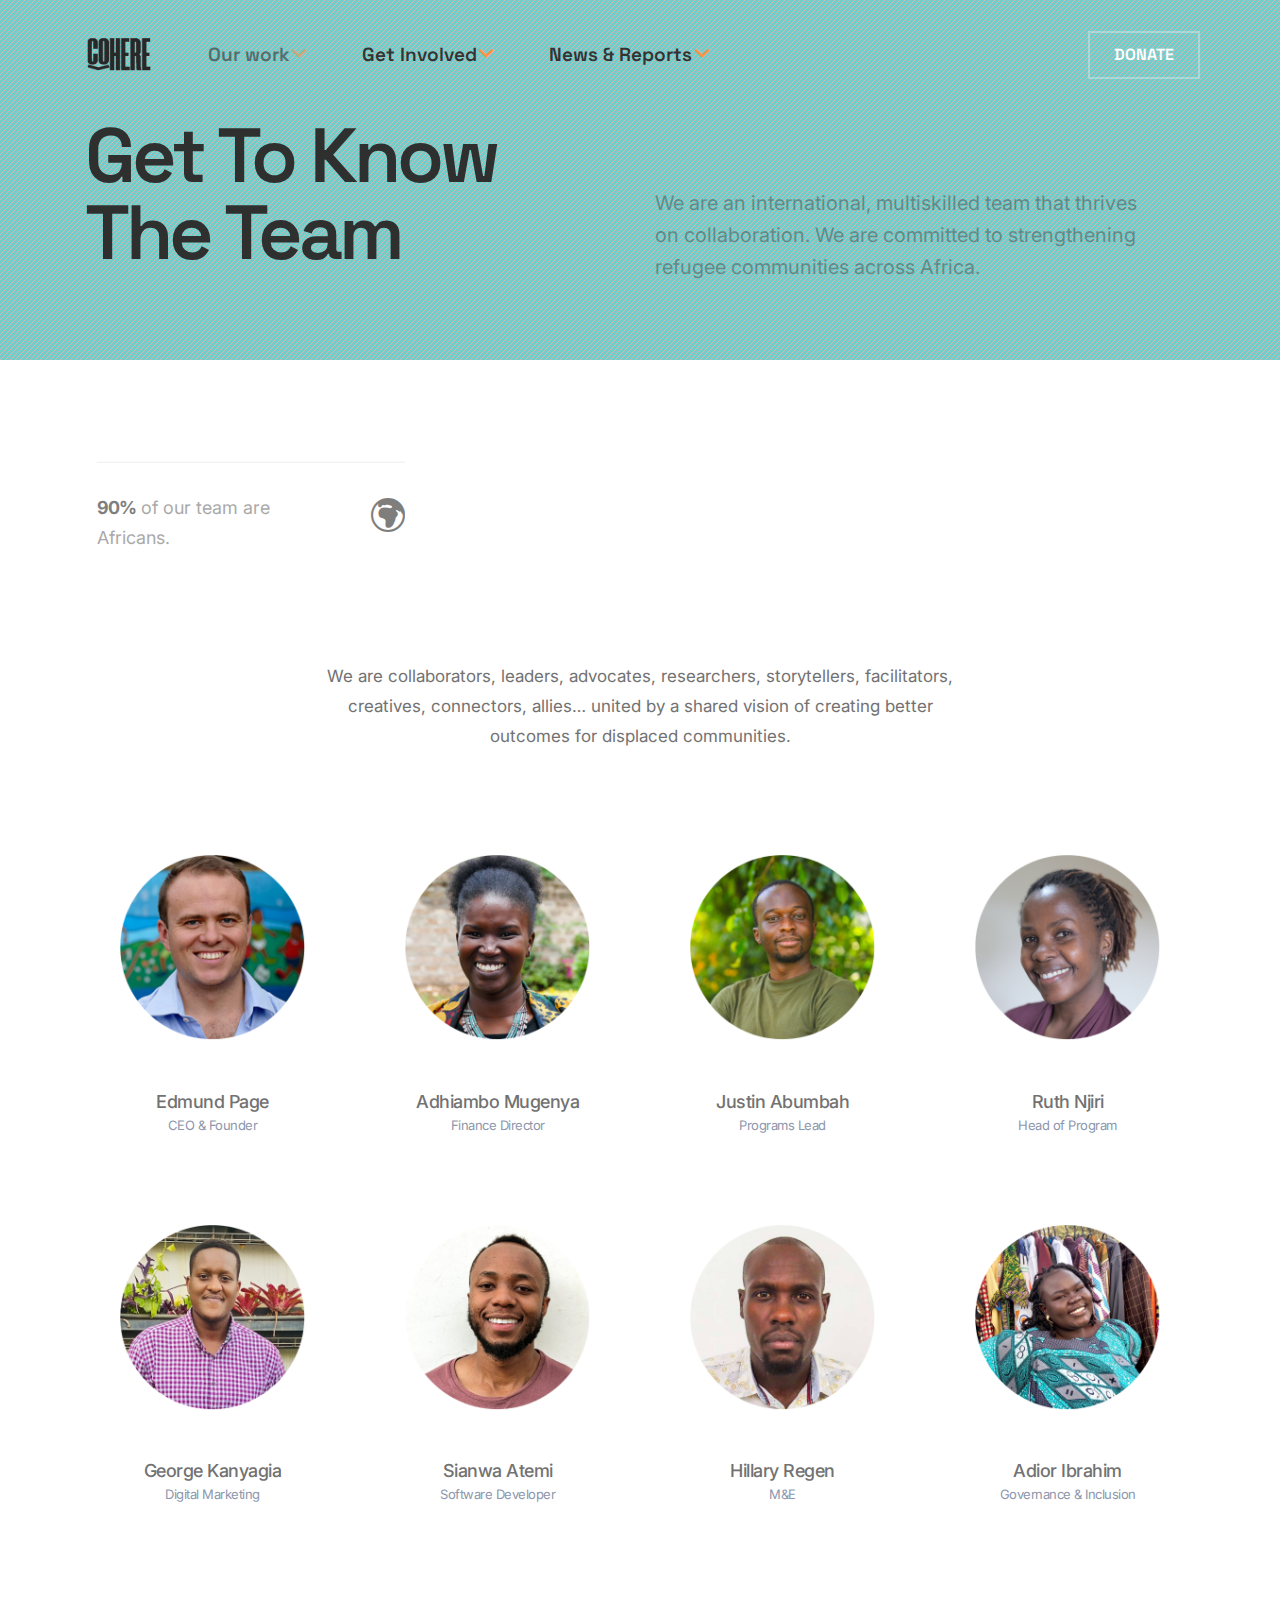
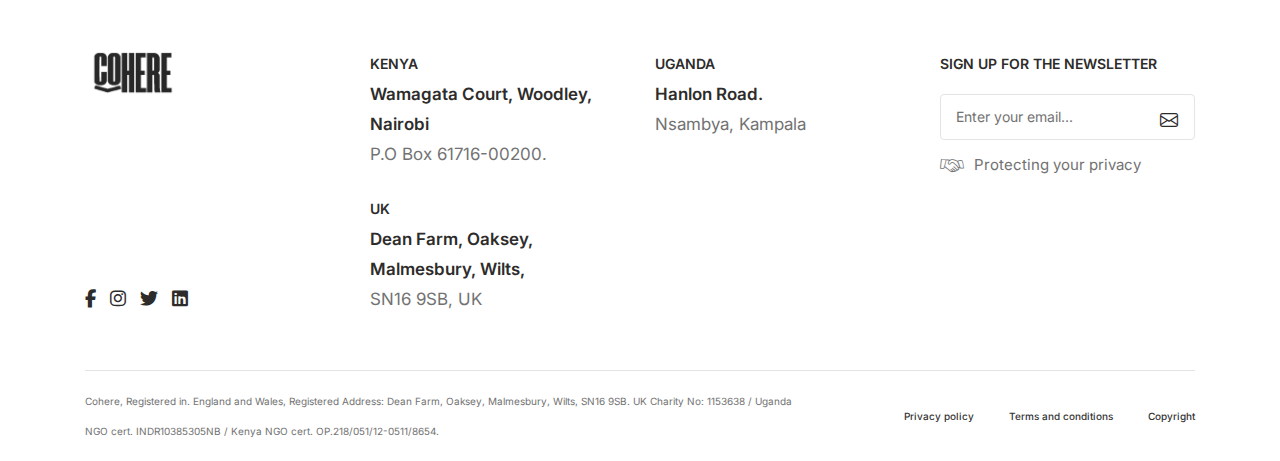
<file: people.html>
<!doctype html>
<html class="no-js" lang="en">

    <head>
        <title>Crafto - The Multipurpose HTML5 Template</title>
        <meta charset="utf-8">
        <meta http-equiv="X-UA-Compatible" content="IE=edge" />
        <meta name="author" content="ThemeZaa">
        <meta name="viewport" content="width=device-width,initial-scale=1.0" />
        <meta name="description" content="Elevate your online presence with Crafto - a modern, versatile, multipurpose Bootstrap 5 responsive HTML5, SCSS template using highly creative 52+ ready demos.">
        <!-- favicon icon -->
        <link rel="shortcut icon" href="images/favicon.png">
        <link rel="apple-touch-icon" href="images/apple-touch-icon-57x57.png">
        <link rel="apple-touch-icon" sizes="72x72" href="images/apple-touch-icon-72x72.png">
        <link rel="apple-touch-icon" sizes="114x114" href="images/apple-touch-icon-114x114.png">
        <!-- google fonts preconnect -->
        <link rel="preconnect" href="https://fonts.googleapis.com" crossorigin>
        <link rel="preconnect" href="https://fonts.gstatic.com" crossorigin>
        <!-- style sheets and font icons  -->
        <link rel="stylesheet" href="css/vendors.min.css" />
        <link rel="stylesheet" href="css/icon.min.css" />
        <link rel="stylesheet" href="css/style.css"/>
        <link rel="stylesheet" href="demos/digital-agency/cohere.css"/>

        <link rel="stylesheet" href="css/responsive.css"/>
        <link rel="stylesheet" href="demos/digital-agency/digital-agency.css" />
    </head>
    <body data-mobile-nav-style="full-screen-menu" data-mobile-nav-bg-color="#2d2c2b" class="custom-cursor">
        <!-- start cursor -->
        <div class="cursor-page-inner">
            <div class="circle-cursor circle-cursor-inner"></div>
            <div class="circle-cursor circle-cursor-outer"></div>
        </div>
        <!-- end cursor -->
        <!-- start header -->
        <header>
            <!-- start navigation -->
            <nav class="navbar navbar-expand-lg header-light bg-transparent disable-fixed">
                <div class="container-fluid">
                    <div class="col-auto">
                        <a class="navbar-brand" href="/">
                            <img src="images-copy/black-logo-no-bg.png" data-at2x="images-copy/black-logo-no-bg.png" alt=""
                                class="default-logo">
                            <img src="images/demo-digital-agency-logo-black.jpg"
                                data-at2x="images/demo-digital-agency-logo-black@2x.jpg" alt="" class="alt-logo">
                            <img src="images/demo-digital-agency-logo-black.jpg"
                                data-at2x="images/demo-digital-agency-logo-black@2x.jpg" alt="" class="mobile-logo">
                        </a>
                    </div>
                    <div class="col-auto menu-order">
                        <button class="navbar-toggler float-start" type="button" data-bs-toggle="collapse"
                            data-bs-target="#navbarNav" aria-controls="navbarNav" aria-label="Toggle navigation">
                            <span class="navbar-toggler-line"></span>
                            <span class="navbar-toggler-line"></span>
                            <span class="navbar-toggler-line"></span>
                            <span class="navbar-toggler-line"></span>
                        </button>
                        <div class="collapse navbar-collapse" id="navbarNav">
                            <ul class="navbar-nav alt-font">
                                <li class="nav-item dropdown simple-dropdown">
                                    <a href="javascript:void(0);" class="nav-link">Our work<i style="color: #ff9343;" class="fa-solid fa-angle-down ms-1"></i></a>
                                    <i class="fa-solid fa-angle-down dropdown-toggle" id="navbarDropdownMenuLink3"
                                        role="button" data-bs-toggle="dropdown" aria-expanded="false"></i>
                                    <ul class="dropdown-menu" aria-labelledby="navbarDropdownMenuLink3">
                                        <li><a href="about.html">We are Cohere</a></li>
                                        <li><a href="https://reframe.network/">Reframe </a></li>
                                        <li><a href="people.html">People</a></li>
                                        <li><a href="demo-fashion-store-wishlist.html">Careers</a></li>
                                       
                                    </ul>
                                </li>
                                <li class="nav-item dropdown simple-dropdown">
                                    <a href="javascript:void(0);" class="nav-link">Get Involved<i style="color: #ff9343;" class="fa-solid fa-angle-down ms-1"></i></a>
                                    <i class="fa-solid fa-angle-down dropdown-toggle" id="navbarDropdownMenuLink3"
                                        role="button" data-bs-toggle="dropdown" aria-expanded="false"></i>
                                    <ul class="dropdown-menu" aria-labelledby="navbarDropdownMenuLink3">
                                        <li><a href="about.html">Join our community</a></li>
                                        <li><a href="about.html">Our Partnerships</a></li>
                                        
                                       
                                    </ul>
                                </li>
                               
                                <li class="nav-item dropdown simple-dropdown">
                                    <a href="javascript:void(0);" class="nav-link">News & Reports<i style="color: #ff9343;" class="fa-solid fa-angle-down ms-1"></i></a>
                                    <i class="fa-solid fa-angle-down dropdown-toggle" id="navbarDropdownMenuLink3"
                                        role="button" data-bs-toggle="dropdown" aria-expanded="false"></i>
                                    <ul class="dropdown-menu" aria-labelledby="navbarDropdownMenuLink3">
                                        <li><a href="about.html">News & Blogs</a></li>
                                        <li><a href="demo-fashion-store-wishlist.html">Reports</a></li>
                                        <li><a href="demo-fashion-store-wishlist.html">Learning</a></li>
                                       
                                    </ul>
                                </li>
    
    
                                <!-- <li class="nav-item"><a href="demo-digital-agency-portfolio.html" class="nav-link">Portfolio</a></li>
                                    <li class="nav-item"><a href="demo-digital-agency-contact.html" class="nav-link">Contact</a></li> -->
                            </ul>
                        </div>
                    </div>
                    <div class="col-auto ms-auto d-none d-lg-flex">
                        <div class="header-icon">
                            <div class="header-button ms-25px">
                                <a href="demo-digital-agency-contact.html"
                                    class="btn border-2 btn-transparent-white-light btn-extra-large left-icon btn-switch-text">
                                    <span>
                                        <span class="btn-double-text" data-text="Donate now">DONATE</span>
                                    </span>
                                </a>
                            </div>
                        </div>
                    </div>
                </div>
            </nav>
        <!-- end navigation -->
        </header>
        <!-- end header -->

        
        <!-- start page title -->
        <section class="page-title-separate-breadcrumbs bg-solitude-cohere-blue bg-sliding-line ipad-top-space-margin">
            <div class="container position-relative">
                <div class="row justify-content-center align-items-lg-end extra-very-small-screen" 
                    data-anime='{ "el": "childs", "translateY": [30, 0], "opacity": [0,1], "duration": 600, "delay": 0, "staggervalue": 300, "easing": "easeOutQuad" }'>
                    
                    <!-- Heading -->
                    <div class="col-lg-6 position-relative page-title-extra-large md-mb-30px sm-mb-20px z-index-9">
                        <h1 class="text-dark-gray fw-600 ls-minus-4px mb-0 alt-font highlight-separator-small">
                            <span class="highlight-separator mb-0 pb-0" data-shadow-animation="true" data-animation-delay="500">
                                Get To Know The Team
                            </span>
                        </h1>
                    </div>
        
                    <!-- New Text (Mission Statement Removed) -->
                    <div class="col-lg-6">
                        <p class="fs-20 lh-32 text-dark-gray opacity-7 w-90 lg-w-100 md-w-80 mb-0">
                            We are an international, multiskilled team that thrives on collaboration.
                            We are committed to strengthening refugee communities across Africa.
                        </p>
                        
                    </div>
                </div>
        
                
            </div>
        </section>
        
        <!-- end page title -->

        <!-- start section -->
        <section class="overflow-hidden">
            <div class="container">
                <div class="row row-cols-1 row-cols-lg-3 justify-content-center" 
                    data-anime='{ "el": "childs", "translateY": [30, 0], "translateX": [30, 0], "opacity": [0,1], "duration": 800, "delay": 200, "staggervalue": 300, "easing": "easeOutQuad" }'>
                    
                    <!-- Start features box item -->
                    <div class="col icon-with-text-style-01 pe-5 md-mb-30px">
                        <div class="separator-line-1px bg-extra-medium-gray w-100 mb-30px d-none d-lg-block"></div>
                        <div class="feature-box feature-box-left-icon last-paragraph-no-margin">
                            <div class="feature-box-content">
                                <span class="fs-18 w-80 sm-w-90 d-block"><span class="fw-700 text-dark-gray ls-minus-1px">90%</span> of our team are Africans.</span>
                            </div>
                            <div class="feature-box-icon me-0 mt-5px md-mt-0">
                                <i class="bi bi-globe-europe-africa text-dark-gray icon-medium"></i> <!-- Africa Icon -->
                            </div>
                        </div>
                    </div>
                    <!-- End features box item -->
        
                    <!-- Start features box item -->
                    <div class="col icon-with-text-style-01 pe-5 md-mb-30px">
                        <div class="separator-line-1px bg-extra-medium-gray w-100 mb-30px d-none d-lg-block"></div>
                        <div class="feature-box feature-box-left-icon last-paragraph-no-margin">
                            <div class="feature-box-content">
                                <span class="fs-18 w-80 sm-w-90 d-block"><span class="fw-700 text-dark-gray ls-minus-1px">50%</span> of our team are women.</span>
                            </div>
                            <div class="feature-box-icon me-0 mt-5px md-mt-0">
                                <i class="bi bi-gender-female text-dark-gray icon-medium"></i> <!-- Female Icon -->
                            </div>
                        </div>
                    </div>
                    <!-- End features box item -->
        
                    <!-- Start features box item -->
                    <div class="col icon-with-text-style-01 pe-5 md-mb-30px sm-mb-0">
                        <div class="separator-line-1px bg-extra-medium-gray w-100 mb-30px d-none d-lg-block"></div>
                        <div class="feature-box feature-box-left-icon last-paragraph-no-margin">
                            <div class="feature-box-content">
                                <span class="fs-18 w-80 sm-w-90 d-block"><span class="fw-700 text-dark-gray ls-minus-1px">20%</span> of our team come from a background of forced displacement.</span>
                            </div>
                            <div class="feature-box-icon me-0 mt-5px md-mt-0">
                                <i class="bi bi-person-bounding-box text-dark-gray icon-medium"></i> <!-- Forced Displacement Icon -->
                            </div>
                        </div>
                    </div>
                    <!-- End features box item -->
        
                </div>
            </div>
        </section>
        
        <!-- end section -->

           <!-- start section -->
           <div class="team4">
            <div class="container">
              <div class="row justify-content-center mb-4">
                <div class="col-md-7 text-center">
                  <p class="">We are collaborators, leaders, advocates, researchers, storytellers, facilitators, creatives, connectors, allies… united by a shared vision of creating better outcomes for displaced communities. 
                  </p>
                </div>
              </div>
              <div class="row">
                <!-- column  -->
                <div class="col-lg-3 mb-4">
                  <!-- Row -->
                  <div class="row">
                    <div class="col-md-12">
                      <img src="images-copy/colored-headshots/1.png" />
                    </div>
                    <div class="col-md-12 text-center">
                      <div class="pt-2">
                        <h5 class="mt-4 font-weight-medium mb-0">Edmund Page</h5>
                        <h6 class="subtitle mb-3">CEO & Founder</h6>
                       
                      </div>
                    </div>
                  </div>
                  <!-- Row -->
                </div>
                <!-- column  -->
                <!-- column  -->
                <div class="col-lg-3 mb-4">
                  <!-- Row -->
                  <div class="row">
                    <div class="col-md-12">
                      <img src="images-copy/colored-headshots/3.png" alt="wrapkit" class="img-fluid rounded-circle" />
                    </div>
                    <div class="col-md-12 text-center">
                      <div class="pt-2">
                        <h5 class="mt-4 font-weight-medium mb-0">Adhiambo Mugenya
                        </h5>
                        <h6 class="subtitle mb-3">Finance Director</h6>
                        
                      </div>
                    </div>
                  </div>
                  <!-- Row -->
                </div>
                <!-- column  -->
                <!-- column  -->
                <div class="col-lg-3 mb-4">
                  <!-- Row -->
                  <div class="row">
                    <div class="col-md-12">
                      <img src="images-copy/colored-headshots/5.png" alt="wrapkit" class="img-fluid rounded-circle" />
                    </div>
                    <div class="col-md-12 text-center">
                      <div class="pt-2">
                        <h5 class="mt-4 font-weight-medium mb-0">Justin Abumbah</h5>
                        <h6 class="subtitle mb-3">Programs Lead</h6>
                        
                      </div>
                    </div>
                  </div>
                  <!-- Row -->
                </div>
                <!-- column  -->
                <!-- column  -->
                <div class="col-lg-3 mb-4">
                  <!-- Row -->
                  <div class="row">
                    <div class="col-md-12">
                      <img src="images-copy/colored-headshots/9.png" alt="wrapkit" class="img-fluid rounded-circle" />
                    </div>
                    <div class="col-md-12 text-center">
                      <div class="pt-2">
                        <h5 class="mt-4 font-weight-medium mb-0">Ruth Njiri</h5>
                        <h6 class="subtitle mb-3">Head of Program</h6>
                        
                      </div>
                    </div>
                  </div>
                  <!-- Row -->
                </div>
              </div>
              <div class="row">
                <!-- column  -->
                <div class="col-lg-3 mb-4">
                  <!-- Row -->
                  <div class="row">
                    <div class="col-md-12">
                      <img src="images-copy/colored-headshots/11.png" />
                    </div>
                    <div class="col-md-12 text-center">
                      <div class="pt-2">
                        <h5 class="mt-4 font-weight-medium mb-0">George Kanyagia</h5>
                        <h6 class="subtitle mb-3">Digital Marketing</h6>
                       
                      </div>
                    </div>
                  </div>
                  <!-- Row -->
                </div>
                <!-- column  -->
                <!-- column  -->
                <div class="col-lg-3 mb-4">
                  <!-- Row -->
                  <div class="row">
                    <div class="col-md-12">
                      <img src="images-copy/colored-headshots/13.png" alt="wrapkit" class="img-fluid rounded-circle" />
                    </div>
                    <div class="col-md-12 text-center">
                      <div class="pt-2">
                        <h5 class="mt-4 font-weight-medium mb-0">Sianwa Atemi
                        </h5>
                        <h6 class="subtitle mb-3">Software Developer</h6>
                        
                      </div>
                    </div>
                  </div>
                  <!-- Row -->
                </div>
                <!-- column  -->
                <!-- column  -->
                <div class="col-lg-3 mb-4">
                  <!-- Row -->
                  <div class="row">
                    <div class="col-md-12">
                      <img src="images-copy/colored-headshots/17.png" alt="wrapkit" class="img-fluid rounded-circle" />
                    </div>
                    <div class="col-md-12 text-center">
                      <div class="pt-2">
                        <h5 class="mt-4 font-weight-medium mb-0">Hillary Regen</h5>
                        <h6 class="subtitle mb-3">M&E</h6>
                        
                      </div>
                    </div>
                  </div>
                  <!-- Row -->
                </div>
                <!-- column  -->
                <!-- column  -->
                <div class="col-lg-3 mb-4">
                  <!-- Row -->
                  <div class="row">
                    <div class="col-md-12">
                      <img src="images-copy/colored-headshots/15.png" alt="wrapkit" class="img-fluid rounded-circle" />
                    </div>
                    <div class="col-md-12 text-center">
                      <div class="pt-2">
                        <h5 class="mt-4 font-weight-medium mb-0">Adior Ibrahim</h5>
                        <h6 class="subtitle mb-3">Governance & Inclusion</h6>
                        
                      </div>
                    </div>
                  </div>
                  <!-- Row -->
                </div>
              </div>
            </div>
          </div>
          
    <!-- end section -->

  
        
        
    
            <!-- start footer -->
    <footer class="pb-0">
        <div class="container">
            <div class="row">
                <div class="col-12 col-xl-3 col-lg-12 col-md-6 d-flex flex-column lg-mb-30px sm-mb-20px order-md-1">
                    <a href="demo-digital-agency.html" class="footer-logo d-inline-block lg-mb-30px">
                        <img src="images-copy/black-logo-no-bg.png" data-at2x="images-copy/black-logo-no-bg.png" alt="">
                    </a>
                    <div class="elements-social social-text-style-01 mt-auto">
                        <ul class="small-icon dark fw-600">
                            <li><a class="facebook" href="https://www.facebook.com/" target="_blank"><i
                                        class="fab fa-facebook-f"></i></a></li>
                            <li><a class="instagram" href="http://www.instagram.com" target="_blank"><i
                                        class="fab fa-instagram"></i></a></li>
                            <li><a class="twitter" href="http://www.twitter.com" target="_blank"><i
                                        class="fab fa-twitter"></i></a></li>
                            <li><a class="linkedin" href="http://www.twitter.com" target="_blank"><i
                                        class="fab fa-linkedin"></i></a></li>

                        </ul>
                    </div>

                </div>
                <div
                    class="col-12 col-xl-3 col-lg-4 col-md-6 last-paragraph-no-margin order-lg-2 order-md-3 sm-mb-20px">
                    <span class="fs-14 fw-600 d-block text-dark-gray text-dark-gray text-uppercase">Kenya </span>
                    <p><strong class="text-dark-gray fw-600">Wamagata Court, Woodley, Nairobi</strong> <br>P.O Box
                        61716-00200.</p>
                    <span class="fs-14 fw-600 d-block text-dark-gray text-dark-gray text-uppercase">UK </span>
                    <p><strong class="text-dark-gray fw-600">Dean Farm, Oaksey, Malmesbury, Wilts,</strong> <br>SN16
                        9SB, UK</p>

                </div>
                <div class="col-12 col-xl-3 col-lg-4 col-md-6 last-paragraph-no-margin order-md-4 sm-mb-30px">
                    <span class="fs-14 fw-600 d-block text-dark-gray text-dark-gray text-uppercase">Uganda </span>
                    <p><strong class="text-dark-gray fw-600">Hanlon Road. </strong> <br>Nsambya, Kampala</p>

                </div>
                <div class="col-12 col-lg-3 col-xl-3 col-lg-4 col-md-6 order-lg-4 order-md-2 md-mb-30px sm-mb-0">
                    <span class="fs-14 fw-600 d-block text-dark-gray mb-15px text-dark-gray text-uppercase">Sign up for
                        the newsletter</span>
                    <div class="d-inline-block w-100 newsletter-style-02 position-relative mb-10px">
                        <form action="email-templates/subscribe-newsletter.php" method="post"
                            class="position-relative w-100">
                            <input class="input-small border-color-extra-medium-gray w-100 form-control required"
                                type="email" name="email" placeholder="Enter your email...">
                            <input type="hidden" name="redirect" value="">
                            <button type="submit" class="btn submit" aria-label="submit"><i
                                    class="icon bi bi-envelope icon-small text-dark-gray"></i></button>
                            <div
                                class="form-results border-radius-4px pt-5px pb-5px ps-15px pe-15px fs-14 lh-22 mt-10px w-100 text-center position-absolute d-none">
                            </div>
                        </form>
                    </div>
                    <div class="d-flex align-items-center">
                        <div class="d-inline-block fs-15"><i
                                class="line-icon-Handshake me-10px align-middle icon-extra-medium"></i>Protecting your
                            privacy</div>
                    </div>
                </div>
            </div>
            <div class="row justify-content-center align-items-center pt-5 sm-pt-35px">
                <!-- start divider -->
                <div class="col-12">
                    <div class="divider-style-03 divider-style-03-01 border-color-extra-medium-gray"></div>
                </div>
                <!-- end divider -->
                <!-- start copyright -->
                <div
                    class="col-lg-8 pt-15px pb-15px md-pt-0 fs-10 order-2 order-lg-1 text-center text-lg-start last-paragraph-no-margin">
                    <p>Cohere, Registered in. England and Wales, Registered Address: Dean Farm, Oaksey, Malmesbury,
                        Wilts, SN16 9SB. UK Charity No: 1153638 / Uganda NGO cert. INDR10385305NB / Kenya NGO cert.
                        OP.218/051/12-0511/8654.</p>
                </div>
                <!-- end copyright -->
                <!-- start footer menu -->
                <div class="col-lg-4 pt-15px pb-15px md-pb-5px fs-10 order-1 order-lg-2 text-center text-lg-end">
                    <ul class="footer-navbar sm-lh-normal">
                        <li><a href="#" class="nav-link">Privacy policy</a></li>
                        <li><a href="#" class="nav-link">Terms and conditions</a></li>
                        <li><a href="#" class="nav-link">Copyright</a></li>
                    </ul>
                </div>
                <!-- end footer menu -->
            </div>
        </div>
    </footer>
    <!-- end footer -->
        <!-- start scroll progress -->
        <div class="scroll-progress d-none d-xxl-block">
            <a href="#" class="scroll-top" aria-label="scroll">
                <span class="scroll-text">Scroll</span><span class="scroll-line"><span class="scroll-point"></span></span>
            </a>
        </div>
        <!-- end scroll progress -->
        <!-- javascript libraries -->
        <script type="text/javascript" src="js/jquery.js"></script>
        <script type="text/javascript" src="js/vendors.min.js"></script>
        <script type="text/javascript" src="js/main.js"></script>
    </body>
</html>
</file>
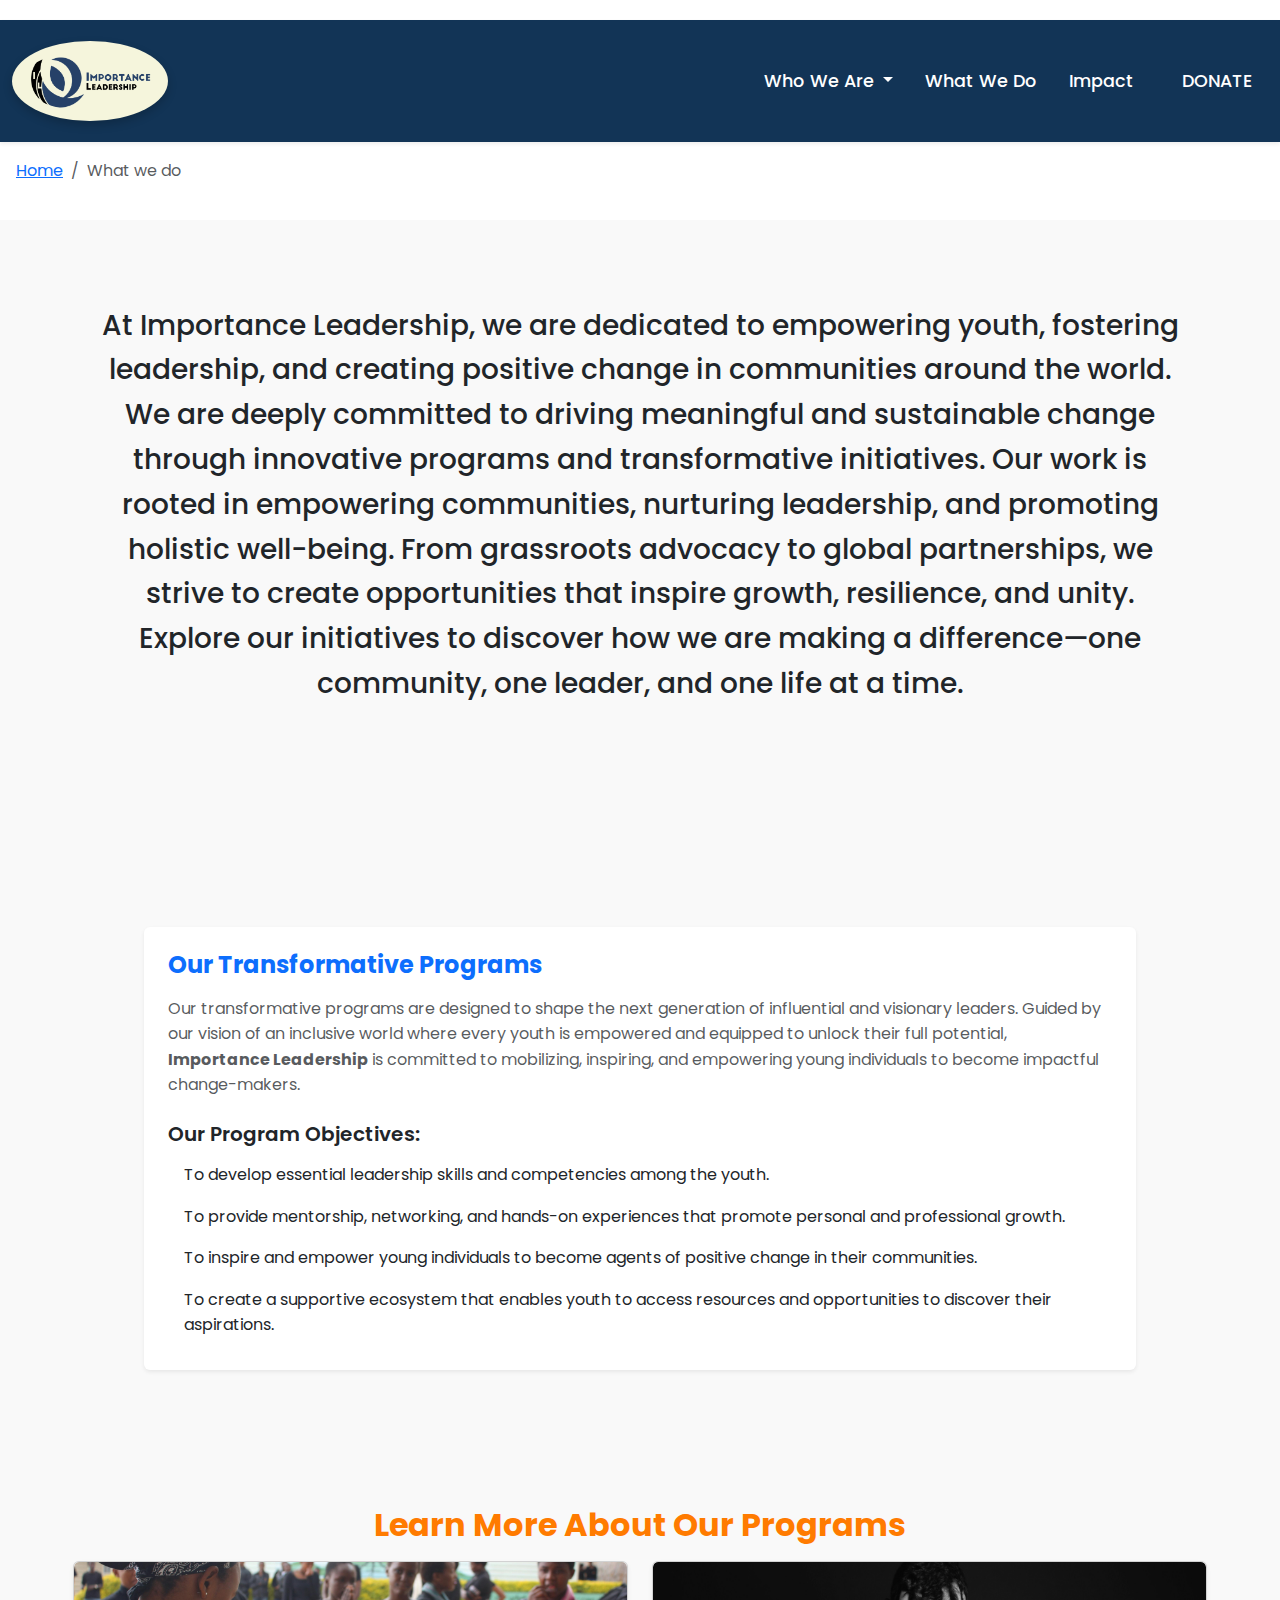
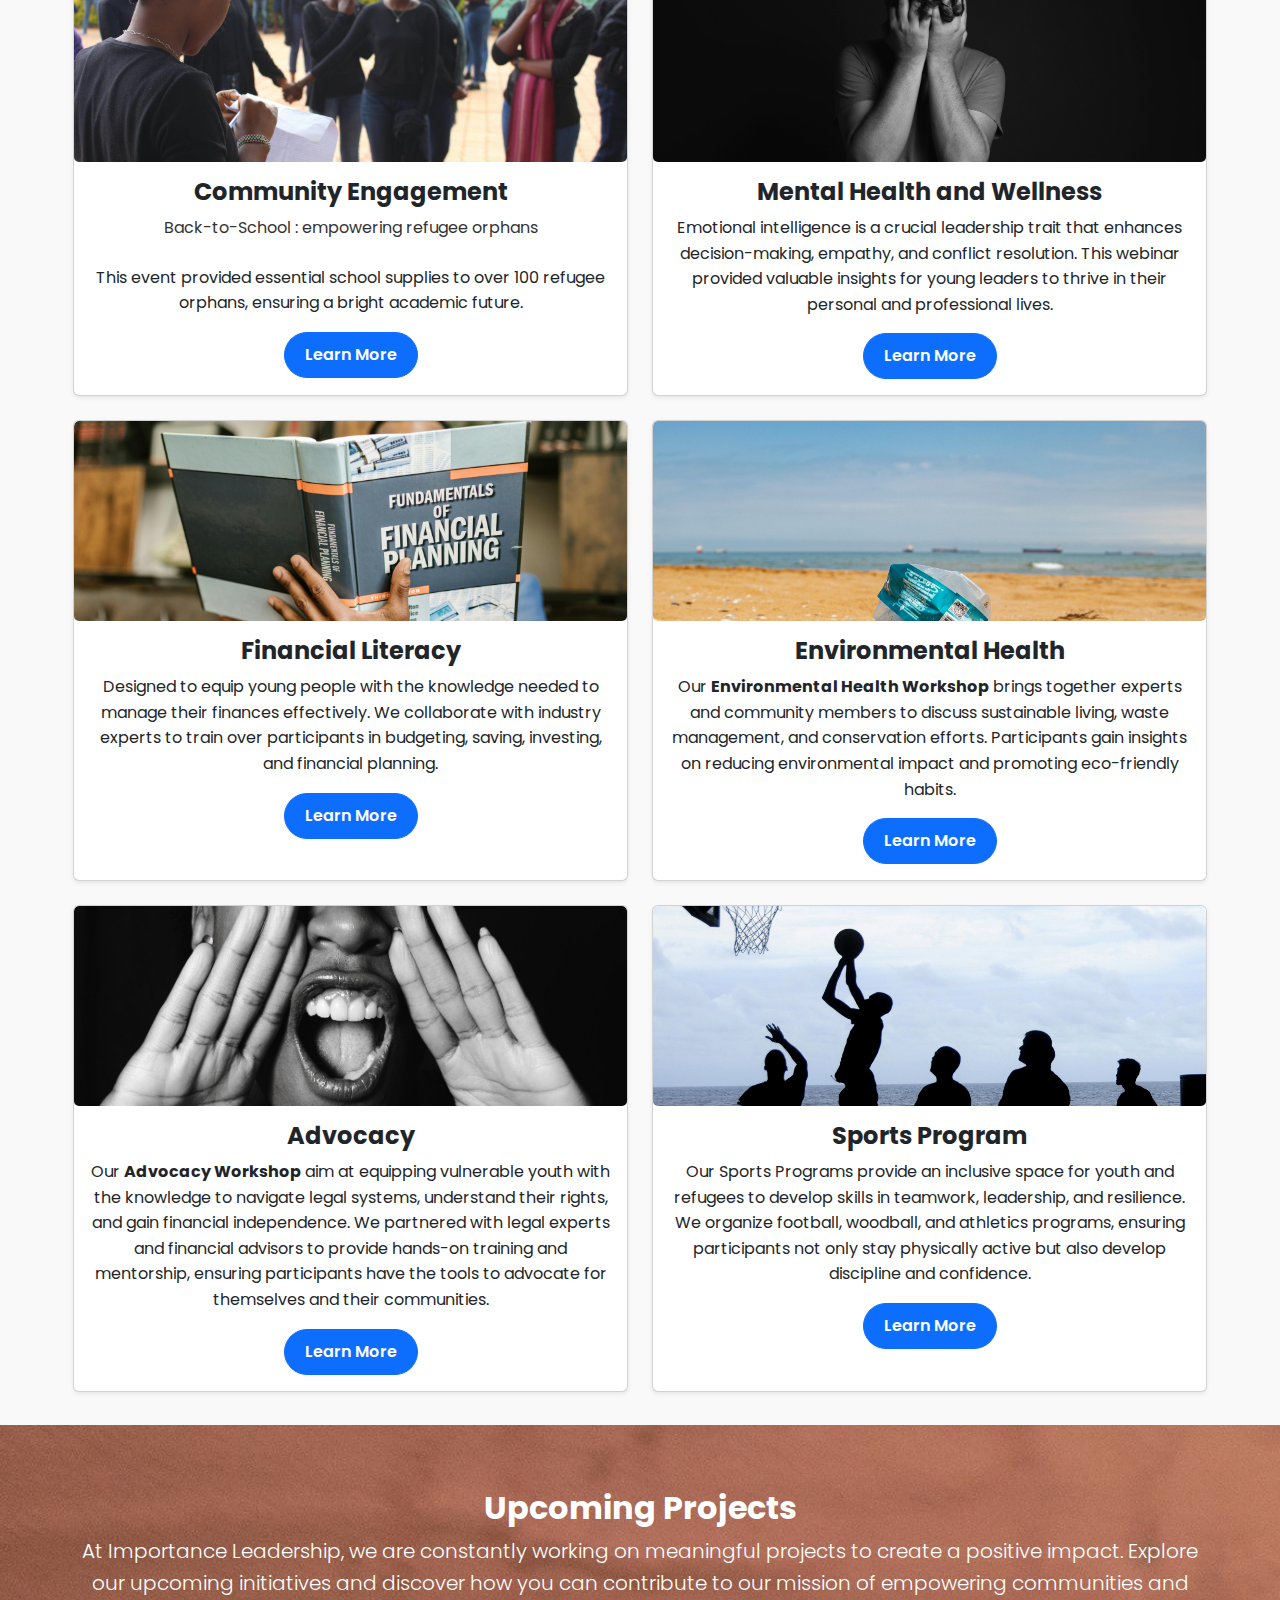
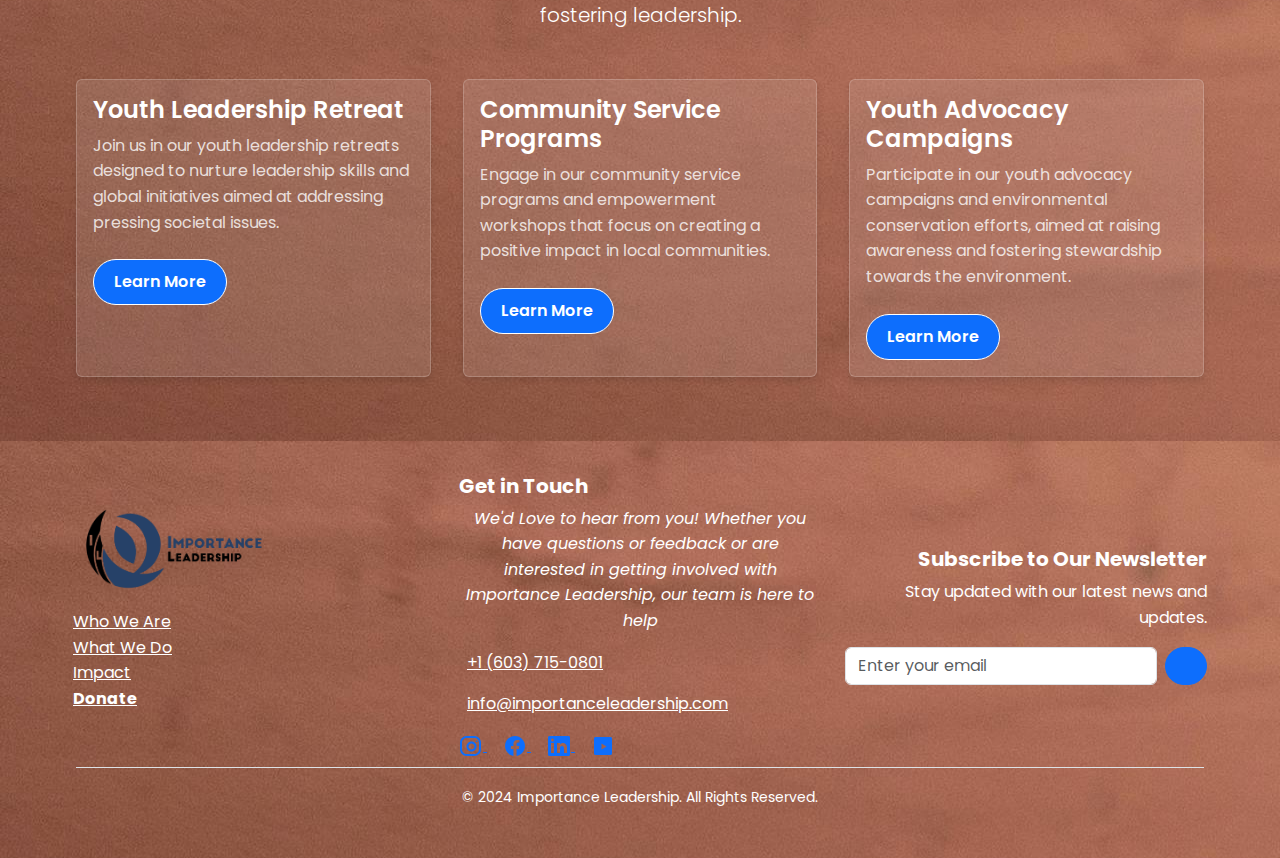
<file: what-we-do.html>
<!DOCTYPE html>
<html lang="en">
<head>
    <meta charset="UTF-8">
    <meta name="viewport" content="width=device-width, initial-scale=1.0">
    <title>What We Do</title>
    <style>
        /* Global Styles */
        :root {
            --primary-color: #3498db;
            --secondary-color: #2c3e50;
            --background-light: #ffffff;
            --text-light: #333333;
            --background-dark: #1a1a1a;
            --text-dark: #f4f4f4;
            --transition-speed: 0.3s;
        }

        body {
            font-family: 'Inter', sans-serif;
            line-height: 1.6;
            color: var(--text-light);
        ;
        }

        body.dark-mode {
            background-color: var(--background-dark);
            color: var(--text-dark);
        }

        h1, h2, h3, h4, h5, h6 {
            color: var(--secondary-color);
            transition: color var(--transition-speed);
        }

        body.dark-mode h1,
        body.dark-mode h2,
        body.dark-mode h3,
        body.dark-mode h4,
        body.dark-mode h5,
        body.dark-mode h6 {
            color: var(--text-dark);
        }

        a {
            color: var(--primary-color);
            text-decoration: none;
            transition: color var(--transition-speed);
        }

        a:hover {
            color: #2980b9;
        }

        .container {
            max-width: 1200px;
            margin: 0 auto;
            padding: 0 20px;
        }

        /* Header */
        #header-container {
            padding: 20px 0;
            text-align: center;
            background-color: var(--background-light);
            transition: background-color var(--transition-speed);
        }

        body.dark-mode #header-container {
            background-color: var(--background-dark);
        }

        /* Section Styling */
        .impact-section {
            padding: 4rem 0;
        }

        .impact-section h2 {
            font-size: 2.5rem;
            font-weight: 700;
            margin-bottom: 1.5rem;
            text-align: center;
        }

        .impact-section p.lead {
            font-size: 1.25rem;
            color: var(--text-light);
            max-width: 800px;
            margin: 0 auto 2rem;
            text-align: center;
            transition: color var(--transition-speed);
        }

        body.dark-mode .impact-section p.lead {
            color: var(--text-dark);
        }

        /* Cards Grid */
        .card-grid {
            display: grid;
            grid-template-columns: repeat(auto-fit, minmax(300px, 1fr));
            gap: 2rem;
        }

        .card {
            background: var(--background-light);
            border-radius: 10px;
            overflow: hidden;
            box-shadow: 0 4px 6px rgba(0, 0, 0, 0.1);
            transition: transform var(--transition-speed), box-shadow var(--transition-speed), background var(--transition-speed);
        }

        body.dark-mode .card {
            background: #2c3e50;
        }

        .card:hover {
            transform: translateY(-5px);
            box-shadow: 0 6px 12px rgba(0, 0, 0, 0.15);
        }

        .card img {
            width: 100%;
            height: 200px;
            object-fit: cover;
        }

        .card-body {
            padding: 1.5rem;
        }

        .card-title {
            font-size: 1.5rem;
            font-weight: 600;
            margin-bottom: 1rem;
            color: var(--secondary-color);
            transition: color var(--transition-speed);
        }

        body.dark-mode .card-title {
            color: var(--text-dark);
        }

        .card-text {
            font-size: 1rem;
            color: var(--text-light);
            margin-bottom: 1.5rem;
            transition: color var(--transition-speed);
        }

        body.dark-mode .card-text {
            color: var(--text-dark);
        }

        .btn {
            display: inline-block;
            padding: 0.75rem 1.5rem;
            font-size: 1rem;
            font-weight: 600;
            color: var(--primary-color);
            background: transparent;
            border: 2px solid var(--primary-color);
            border-radius: 5px;
            transition: all var(--transition-speed);
        }

        .btn:hover {
            background: var(--primary-color);
            color: var(--background-light);
        }

        /* Upcoming Projects Section */
        .upcoming-projects {
            background: linear-gradient(135deg, #3498db, #2c3e50);
            color: #ffffff;
            padding: 4rem 0;
        }

        .upcoming-projects h2 {
            color: #ffffff;
        }

        .upcoming-projects .card {
            background: rgba(255, 255, 255, 0.1);
            border: 1px solid rgba(255, 255, 255, 0.2);
        }

        .upcoming-projects .card-title {
            color: #ffffff;
        }

        .upcoming-projects .card-text {
            color: rgba(255, 255, 255, 0.8);
        }

        .upcoming-projects .btn {
            color: #ffffff;
            border-color: #ffffff;
        }

        .upcoming-projects .btn:hover {
            background: #ffffff;
            color: var(--primary-color);
        }

        /* Dark Mode Toggle */
        .dark-mode-toggle {
            position: fixed;
            bottom: 20px;
            right: 20px;
            background: var(--primary-color);
            color: var(--background-light);
            border: none;
            padding: 10px 15px;
            border-radius: 5px;
            cursor: pointer;
        }

        .dark-mode-toggle:hover {
            background: #2980b9;
        }
    </style>
</head>
<body>
    <!-- Load Header -->
    <div id="header-container"></div>
    <script src="loadHeader.js"></script>

    <!-- Page Content Section -->
    <section class="impact-section background-color: #f8f9fa;" id="impact-section">
        <div class="container">
            <!-- Section Heading -->
            <div class="text-center mb-5">
                

                <h3 class="text-justify text-dark" style="line-height: 1.6; padding: 20px; border-radius: 10px;">
                    At Importance Leadership, we are dedicated to empowering youth, fostering leadership, and creating positive change in communities around the world.
                    We are deeply committed to driving meaningful and sustainable change through innovative programs and transformative initiatives. 
                    Our work is rooted in empowering communities, nurturing leadership, and promoting holistic well-being. 
                    From grassroots advocacy to global partnerships, we strive to create opportunities that inspire growth, resilience, and unity. 
                    Explore our initiatives to discover how we are making a difference—one community, one leader, and one life at a time.
                </h3>
            </div>
        </div>
    </section>

    
    <section class="impact-section" id="impact-section">
        <div class="container">
           <div class="container my-4">
                <div class="card shadow-sm border-0">
                    <div class="card-body p-4">
                        <h4 class="text-primary fw-bold">Our Transformative Programs</h4>
                        <p class="text-muted mt-3 color-666">
                            Our transformative programs are designed to shape the next generation of influential and visionary leaders. 
                            Guided by our vision of an inclusive world where every youth is empowered and equipped to unlock their full potential, 
                            <strong>Importance Leadership</strong> is committed to mobilizing, inspiring, and empowering young individuals to become impactful change-makers.
                        </p>
                        <h5 class="mt-4 text-dark fw-semibold">Our Program Objectives:</h5>
                        <ul class="list-group list-group-flush">
                            <li class="list-group-item border-0">
                                <i class="bi bi-check-circle-fill text-success"></i> 
                                To develop essential leadership skills and competencies among the youth.
                            </li>
                            <li class="list-group-item border-0">
                                <i class="bi bi-check-circle-fill text-success"></i> 
                                To provide mentorship, networking, and hands-on experiences that promote personal and professional growth.
                            </li>
                            <li class="list-group-item border-0">
                                <i class="bi bi-check-circle-fill text-success"></i> 
                                To inspire and empower young individuals to become agents of positive change in their communities.
                            </li>
                            <li class="list-group-item border-0">
                                <i class="bi bi-check-circle-fill text-success"></i> 
                                To create a supportive ecosystem that enables youth to access resources and opportunities to discover their aspirations.
                            </li>
                        </ul>
                    </div>
                </div>
            </div>
            
</section>
           

<section class="container my-5"> 
    <h2 class="text-center fw-bolder fs-25" style="color:#ff7b00;">Learn More About Our Programs</h2>
               
              <!-- Programs Grid -->
            <div class="row row-cols-1 row-cols-md-2 g-4">

                    <!-- Program 1: Community Engagement-->
                <div class="col-md-6">
                    <div class="card h-100 shadow-sm">
                        <img src="image/community engagement.jpg" class="card-img-top" alt="Community Engagement Program">
                        <div class="card-body text-center">
                            <h5 class="card-title fw-bold">Community Engagement</h5>
                            <p class="card-text">Back-to-School : empowering refugee orphans</p>
                            <p>This event provided essential school supplies to over 100 refugee orphans, ensuring a bright academic future.</p>
                           
                            <a href="success stories/backToSchool.html" class="btn btn-primary">Learn More</a>
                        </div>
                    </div>
                </div>
                 <!-- Program 2: Mental Health and Wellness-->
                <div class="col-md-6">
                    <div class="card h-100 shadow-sm">
                        <img src="image/mentalHealth-pro.jpg" class="card-img-top" alt="Leadership Development Program">
                        <div class="card-body text-center">
                            <h5 class="card-title fw-bold">Mental Health and Wellness</h5>
                            <p>
                                Emotional intelligence is a crucial leadership trait that enhances decision-making, empathy, and conflict resolution.
                                This webinar provided valuable insights for young leaders to thrive in their personal and professional lives.
                            </p>
                            <a href="success stories/backToSchool.html" class="btn btn-primary">Learn More</a>
                        </div>
                    </div>
                </div>
                
                
               
                <!-- Program 3: Financial Literacy-->
                <div class="col-md-6">
                    <div class="card h-100 shadow-sm">
                        <img src="image/financialLiteracy.jpg" class="card-img-top" alt="Financial Literacy Program">
                        <div class="card-body text-center">
                            <h5 class="card-title fw-bold">Financial Literacy</h5>
                            <p>
                            Designed to equip young people with the knowledge needed to manage their finances effectively. 
                                We collaborate with industry experts to train over participants in budgeting, saving, investing, and financial planning.
                            </p>
                            <a href="success stories/backToSchool.html" class="btn btn-primary">Learn More</a>
                        </div>
                    </div>
                </div>   
                <!-- Program 4: Environmental Conservation-->
                <div class="col-md-6">
                    <div class="card h-100 shadow-sm">
                        <img src="image/environmentalHealth.jpg" class="card-img-top" alt="Environmental Health Program">
                        <div class="card-body text-center">
                            <h5 class="card-title fw-bold">Environmental Health</h5>
                            <p>
                                Our <strong>Environmental Health Workshop</strong> brings  together experts and community members to discuss sustainable living, waste management, and conservation efforts.
                                Participants gain insights on reducing environmental impact and promoting eco-friendly habits.
                            </p>
                            <a href="success stories/backToSchool.html" class="btn btn-primary">Learn More</a>
                        </div>
                    </div>
                </div>
               
      
                
            
               <!-- Program 5: Advocacy-->
                <div class="col-md-6">
                    <div class="card h-100 shadow-sm">
                        <img src="image/advocacy-program.jpg" class="card-img-top" alt="Advocacy">
                        <div class="card-body text-center">
                            <h5 class="card-title fw-bold">Advocacy</h5>
                            <p>
                                Our <strong>Advocacy Workshop</strong> aim at equipping vulnerable youth with the knowledge to navigate legal systems, understand their rights, and gain financial independence.
                                We partnered with legal experts and financial advisors to provide hands-on training and mentorship, ensuring participants have the tools to advocate for themselves and their communities.
                                        
                            </p>
                            <a href="success stories/backToSchool.html" class="btn btn-primary">Learn More</a>
                        </div>
                    </div>
                </div>
                  <!-- Program 6: Sports-->
                  <div class="col-md-6">
                    <div class="card h-100 shadow-sm">
                        <img src="image/sportsProgram.jpg" class="card-img-top" alt="Sports Program">
                        <div class="card-body text-center">
                            <h5 class="card-title fw-bold">Sports Program</h5>
                            <p>
                                Our Sports Programs provide an inclusive space for youth and refugees to develop skills in teamwork, leadership, and resilience. 
                            
                                We organize football, woodball, and athletics programs, ensuring participants not only stay physically active but also develop discipline and confidence.
                            </p>       
                    
                            <a href="success stories/backToSchool.html" class="btn btn-primary">Learn More</a>
                        </div>
                    </div>
                </div>
                

                
            </div>
        </div>
    </section>

    
    <!-- Upcoming Projects Section -->
    <section class="upcoming-projects" style="background-image: url('image/coming-soon.jpg'); background-size:auto;">
        <div class="container">
            <div class="text-center mb-5">
                <h2 class="fw-bold">Upcoming Projects</h2>
                <p class="lead">
                    At Importance Leadership, we are constantly working on meaningful projects to create a positive impact. Explore our upcoming initiatives and discover how you can contribute to our mission of empowering communities and fostering leadership.
                </p>
            </div>

            <!-- Project Cards -->
            <div class="card-grid">
                <!-- Project 1: Youth Leadership Retreat -->
                <div class="card">
                    <div class="card-body">
                        <h4 class="card-title">Youth Leadership Retreat</h4>
                        <p class="card-text">
                            Join us in our youth leadership retreats designed to nurture leadership skills and global initiatives aimed at addressing pressing societal issues.
                        </p>
                        <a href="404.html" class="btn btn-primary align-items-center">Learn More</a>
                    </div>
                </div>

                <!-- Project 2: Community Service Programs -->
                <div class="card">
                    <div class="card-body">
                        <h4 class="card-title">Community Service Programs</h4>
                        <p class="card-text">
                            Engage in our community service programs and empowerment workshops that focus on creating a positive impact in local communities.
                        </p>
                        <a href="404.html" class="btn btn-primary align-items-center">Learn More</a>
                    </div>
                </div>

                <!-- Project 3: Youth Advocacy Campaigns -->
                <div class="card">
                    <div class="card-body">
                        <h4 class="card-title">Youth Advocacy Campaigns</h4>
                        <p class="card-text">
                            Participate in our youth advocacy campaigns and environmental conservation efforts, aimed at raising awareness and fostering stewardship towards the environment.
                        </p>
                        <a href="404.html" class="btn btn-primary align-items-center">Learn More</a>
                    </div>
                </div>
            </div>
        </div>
    </section>

    <!-- Load Footer -->
    <script src="loadFooter.js"></script>
</body>
</html>
</file>
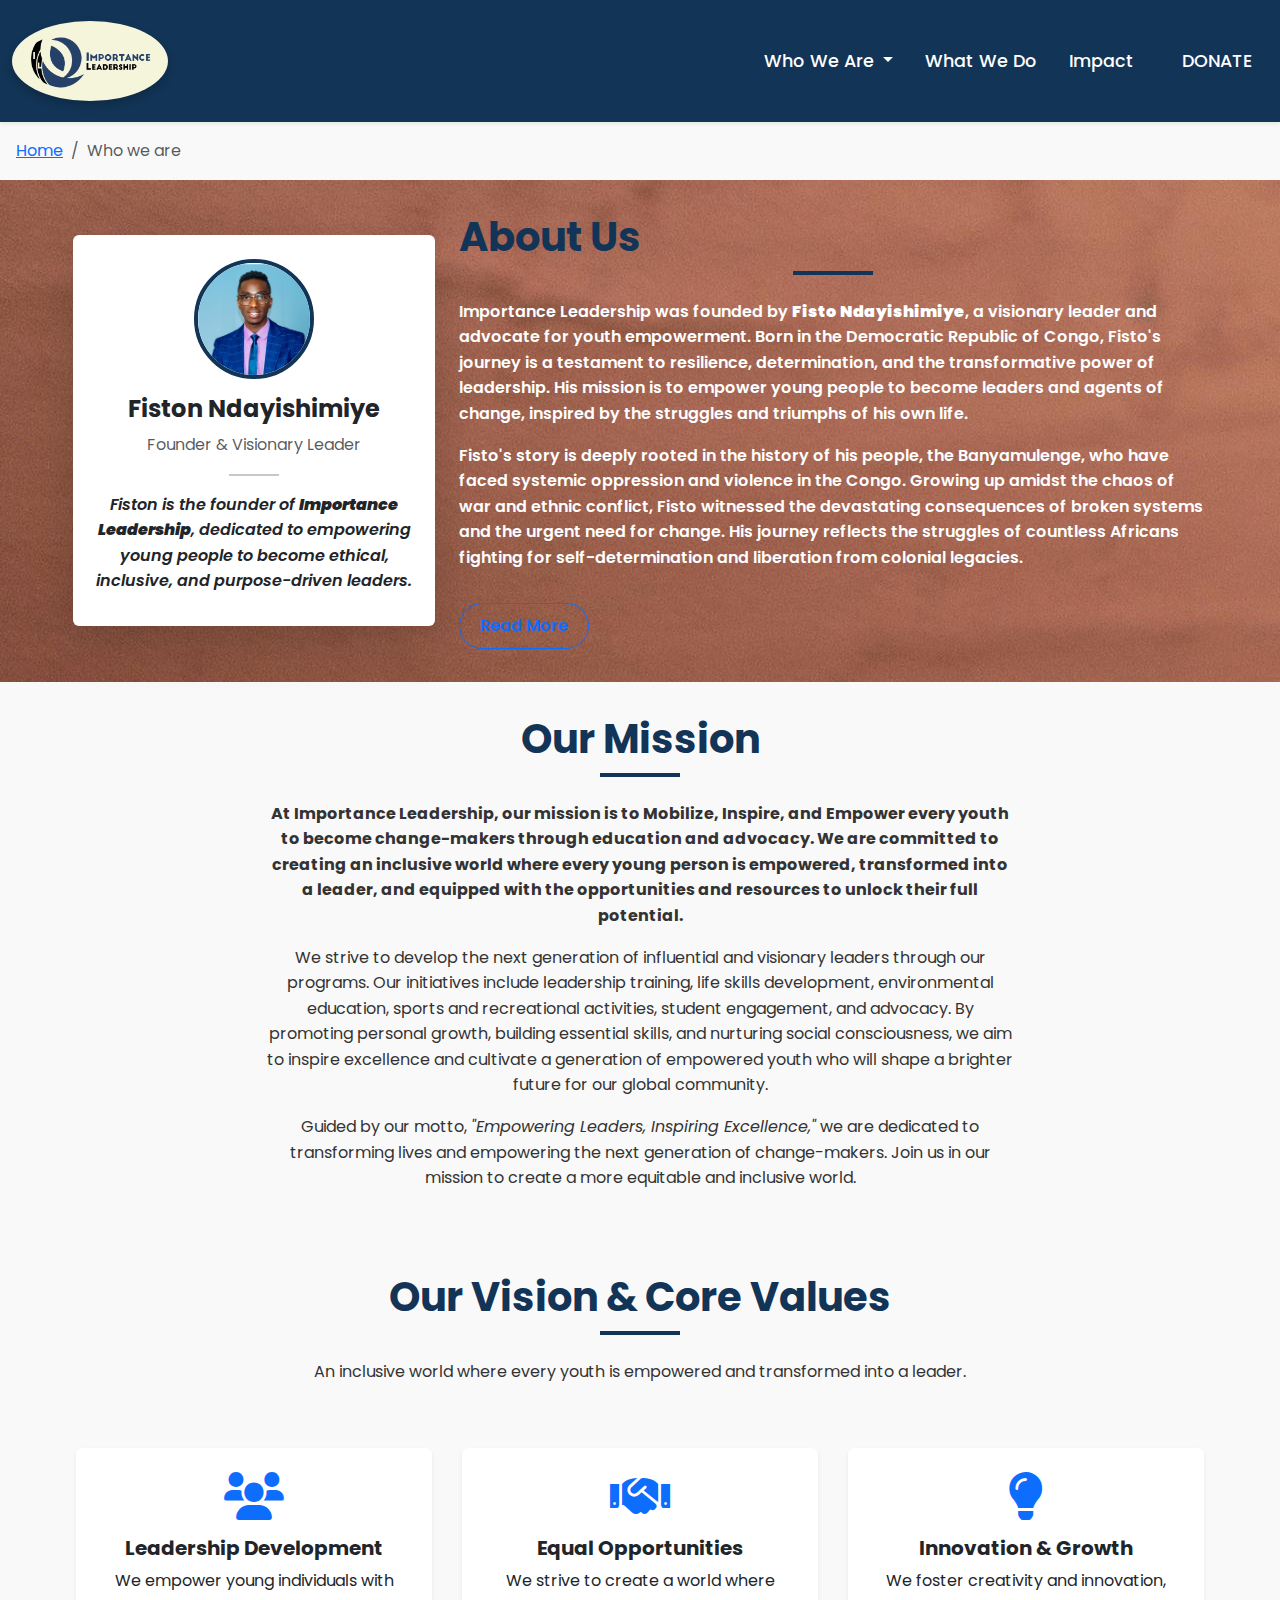
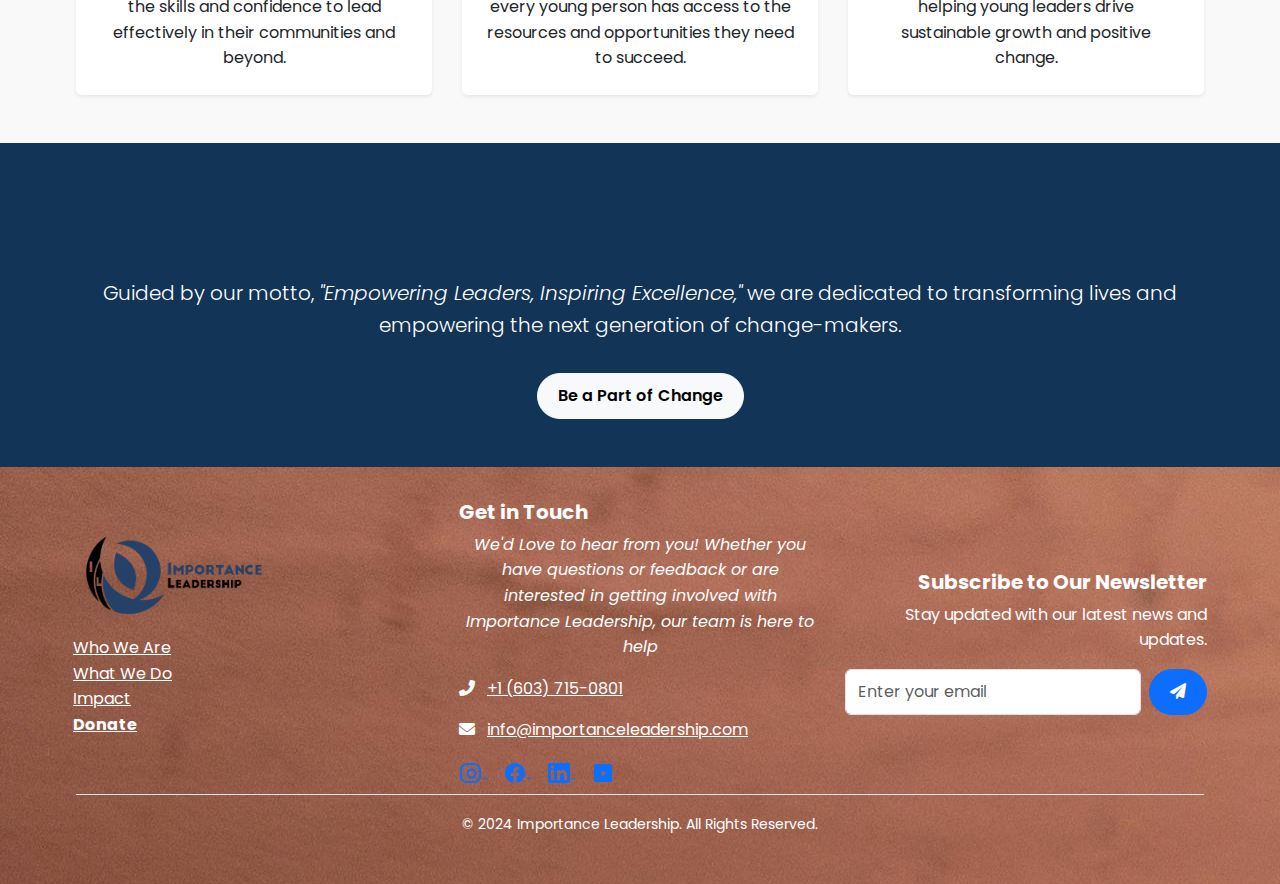
<file: who-we-are.html>
<!DOCTYPE html>
<html lang="en">

<head>
    <meta charset="UTF-8">
    <meta name="viewport" content="width=device-width, initial-scale=1.0">
    <title>Importance Leadership - Who We Are</title>
    <!-- Bootstrap CSS -->
    <link href="https://cdn.jsdelivr.net/npm/bootstrap@5.3.0/dist/css/bootstrap.min.css" rel="stylesheet">
    <!-- Google Fonts -->
    <link href="https://fonts.googleapis.com/css2?family=Poppins:wght@300;400;500;600;700&display=swap" rel="stylesheet">
    <!-- Font Awesome -->
    <link href="https://cdnjs.cloudflare.com/ajax/libs/font-awesome/6.0.0-beta3/css/all.min.css" rel="stylesheet">
    <!-- Custom CSS -->
    <style>
        body {
            font-family: 'Poppins', sans-serif;
            line-height: 1.8;
        }

        .section-title {
            font-size: 2.5rem;
            font-weight: 700;
            color: #123456;
            position: relative;
        }

        .section-title::after {
            content: '';
            display: block;
            width: 80px;
            height: 4px;
            background-color: #123456;
            margin: 10px auto 0;
        }

        .card {
            transition: transform 0.3s ease, box-shadow 0.3s ease;
        }

        .card:hover {
            transform: translateY(-10px);
            box-shadow: 0 8px 20px rgba(0, 0, 0, 0.1);
        }
    </style>
</head>

<body>
    <!-- Header -->
    <header id="header-container"></header>
    <script src="loadHeader.js"></script>

    <!-- About Us Section -->
<!-- About Us Section -->
<section class="about-us-section py-5 bg-light text-black" id="about" style="background-image: url('image/coming-soon.jpg'); background-size:auto;">
    <div class="container">
        <div class="row align-items-center">
            <!-- Image on the Left (Inside a Card) -->
            <div class="col-md-4">
                <div class="card text-center border-0 shadow-lg h-100">
                    <!-- Founder's Image -->
                    <img src="image/fiston.png" class="card-img-top rounded-circle mx-auto mt-4"
                         alt="Fiston Ndayishimiye, Founder of Importance Leadership"
                         style="width: 120px; height: 120px; object-fit: cover; border: 4px solid #123456;">
            
                    <!-- Card Body -->
                    <div class="card-body">
                        <h4 class="card-title fw-bold">Fiston Ndayishimiye</h4>
                        <p class="card-text text-muted">Founder & Visionary Leader</p>
                        <hr class=" divider mx-auto" style="width: 50px; height: 2px; background-color: #123456;">
            
                        <!-- Short Description -->
                        <div class="description mt-3">
                            <p class="text-dark fw-semibold" style="font-style: italic;">Fiston is the founder of <strong>Importance Leadership</strong>, dedicated to empowering young people to become ethical, inclusive, and purpose-driven leaders.</p>
                        </div>
            
                    </div>
                </div>
            </div>
            <!-- About Us Content on the Right -->
            <div class="col-md-8">
                <h2 class="section-title mb-4">About Us</h2>
                <p class="text-justify text-white fw-semibold">
                    Importance Leadership was founded by <strong>Fisto Ndayishimiye</strong>, a visionary leader and advocate for youth empowerment. Born in the Democratic Republic of Congo, Fisto's journey is a testament to resilience, determination, and the transformative power of leadership. His mission is to empower young people to become leaders and agents of change, inspired by the struggles and triumphs of his own life.
                </p>
                <p class="text-justify text-white fw-semibold">
                    Fisto's story is deeply rooted in the history of his people, the Banyamulenge, who have faced systemic oppression and violence in the Congo. Growing up amidst the chaos of war and ethnic conflict, Fisto witnessed the devastating consequences of broken systems and the urgent need for change. His journey reflects the struggles of countless Africans fighting for self-determination and liberation from colonial legacies.
                </p>
                
                        <!-- Read More Button -->
                        <button type="button" class="btn btn-outline-primary btn-md mt-3 " id="readMoreBtn" >
                            Read More
                        </button>

                <!-- Hidden Content (Expanded on Click) -->
                <div id="hiddenContent" style="display: none;">
                    <p class="text-justify text-white fw-semibold">
                        Inspired by the words of Patrice Lumumba, the first democratically elected Prime Minister of the Congo, Fisto believes in the power of unity and independence. Lumumba's declaration, <em>"The Congo's independence is a decisive step towards the liberation of the entire African continent,"</em> continues to fuel Fisto's vision for a brighter future. Through Importance Leadership, he seeks to ignite a spark of hope and transformation in the hearts of young people.
                    </p>
                    <p class="text-justify text-white fw-semibold">
                        Fisto's journey took him to the United States in 2016, where he faced the challenges of adapting to a new culture and confronting systemic racism. Despite these obstacles, he remained steadfast in his commitment to empowering others. Drawing from the wisdom of leaders like Martin Luther King Jr. and Malcolm X, Fisto believes that <em>"injustice anywhere is a threat to justice everywhere."</em> His lived experiences of genocide, oppression, and discrimination have shaped his mission to create a more just and equitable world.
                    </p>
                    <p class="text-justify text-white fw-semibold">
                        Today, Fisto leads Importance Leadership with a clear vision: to transform young people into leaders and leaders into agents of change. He envisions a future where every individual has the opportunity to thrive, regardless of their background or circumstances. <em>"I don't believe in democracy, but I believe in the young generation,"</em> Fisto declares. <em>"The future will change; the future must change."</em>
                    </p>
                </div>
            </div>
        </div>
    </div>
</section>


    <!-- Mission Section -->
    <section class="mission-section py-5">
        <div class="container">
            <div class="row justify-content-center">
                <div class="col-lg-8 text-center">
                    <h2 class="section-title mb-4">Our Mission</h2>
                    <p class="text-justify fw-bolder">
                        At Importance Leadership, our mission is to Mobilize, Inspire, and Empower every youth to become change-makers through education and advocacy. We are committed to creating an inclusive world where every young person is empowered, transformed into a leader, and equipped with the opportunities and resources to unlock their full potential.
                    </p>
                    <p class="text-justify">
                        We strive to develop the next generation of influential and visionary leaders through our programs. Our initiatives include leadership training, life skills development, environmental education, sports and recreational activities, student engagement, and advocacy. By promoting personal growth, building essential skills, and nurturing social consciousness, we aim to inspire excellence and cultivate a generation of empowered youth who will shape a brighter future for our global community.
                    </p>
                    <p class="text-justify">
                        Guided by our motto, <em>"Empowering Leaders, Inspiring Excellence,"</em> we are dedicated to transforming lives and empowering the next generation of change-makers. Join us in our mission to create a more equitable and inclusive world.
                    </p>
                </div>
            </div>
        </div>
    </section>

    <!-- Vision Section -->
    <section class="vision-section py-5 bg-very-light-gray">
        <div class="container">
            <div class="row justify-content-center">
                <div class="col-lg-8 text-center">
                    <h2 class="section-title mb-4">Our Vision & Core Values</h2>
                    <p class="text-justify">
                        An inclusive world where every youth is empowered and transformed into a leader.
                    </p>
                
                </div>
            </div>
            <div class="row row-cols-1 row-cols-md-3 g-4 mt-4">
                <!-- Card 1: Leadership Development -->
                <div class="col">
                    <div class="card h-100 shadow-sm border-0">
                        <div class="card-body text-center p-4">
                            <i class="fas fa-users fa-3x text-primary mb-3"></i>
                            <h5 class="card-title fw-bold">Leadership Development</h5>
                            <p class="card-text">
                                We empower young individuals with the skills and confidence to lead effectively in their communities and beyond.
                            </p>
                        </div>
                    </div>
                </div>

                <!-- Card 2: Equal Opportunities -->
                <div class="col">
                    <div class="card h-100 shadow-sm border-0">
                        <div class="card-body text-center p-4">
                            <i class="fas fa-handshake fa-3x text-primary mb-3"></i>
                            <h5 class="card-title fw-bold">Equal Opportunities</h5>
                            <p class="card-text">
                                We strive to create a world where every young person has access to the resources and opportunities they need to succeed.
                            </p>
                        </div>
                    </div>
                </div>

                <!-- Card 3: Innovation & Growth -->
                <div class="col">
                    <div class="card h-100 shadow-sm border-0">
                        <div class="card-body text-center p-4">
                            <i class="fas fa-lightbulb fa-3x text-primary mb-3"></i>
                            <h5 class="card-title fw-bold">Innovation & Growth</h5>
                            <p class="card-text">
                                We foster creativity and innovation, helping young leaders drive sustainable growth and positive change.
                            </p>
                        </div>
                    </div>
                </div>
            </div>
        </div>
    </section>

    <!-- Join Section -->
    <section class="join-section py-5 text-white" style="background-color: #123456;">
        <div class="container text-center">
            <h2 class="section-title mb-4">Join Us</h2>
            <p class="lead">
                Guided by our motto, <em>"Empowering Leaders, Inspiring Excellence,"</em> we are dedicated to transforming lives and empowering the next generation of change-makers.
            </p>
            <a href="joinus.html" class="btn btn-light btn-lg mt-3">Be a Part of Change</a>
        </div>
    </section>

    <!-- Footer -->
    <footer id="footer-container"></footer>
    <script src="loadFooter.js"></script>

    <!-- Bootstrap JS -->
    <script src="https://cdn.jsdelivr.net/npm/bootstrap@5.3.0/dist/js/bootstrap.bundle.min.js"></script>
    <!-- JavaScript for Read More Functionality -->
<script>
    document.getElementById("readMoreBtn").addEventListener("click", function() {
        const hiddenContent = document.getElementById("hiddenContent");
        const readMoreBtn = document.getElementById("readMoreBtn");

        if (hiddenContent.style.display === "none") {
            hiddenContent.style.display = "block";
            readMoreBtn.textContent = "Read Less";
        } else {
            hiddenContent.style.display = "none";
            readMoreBtn.textContent = "Read More";
        }
    });
</script>

</body>

</html>
</file>
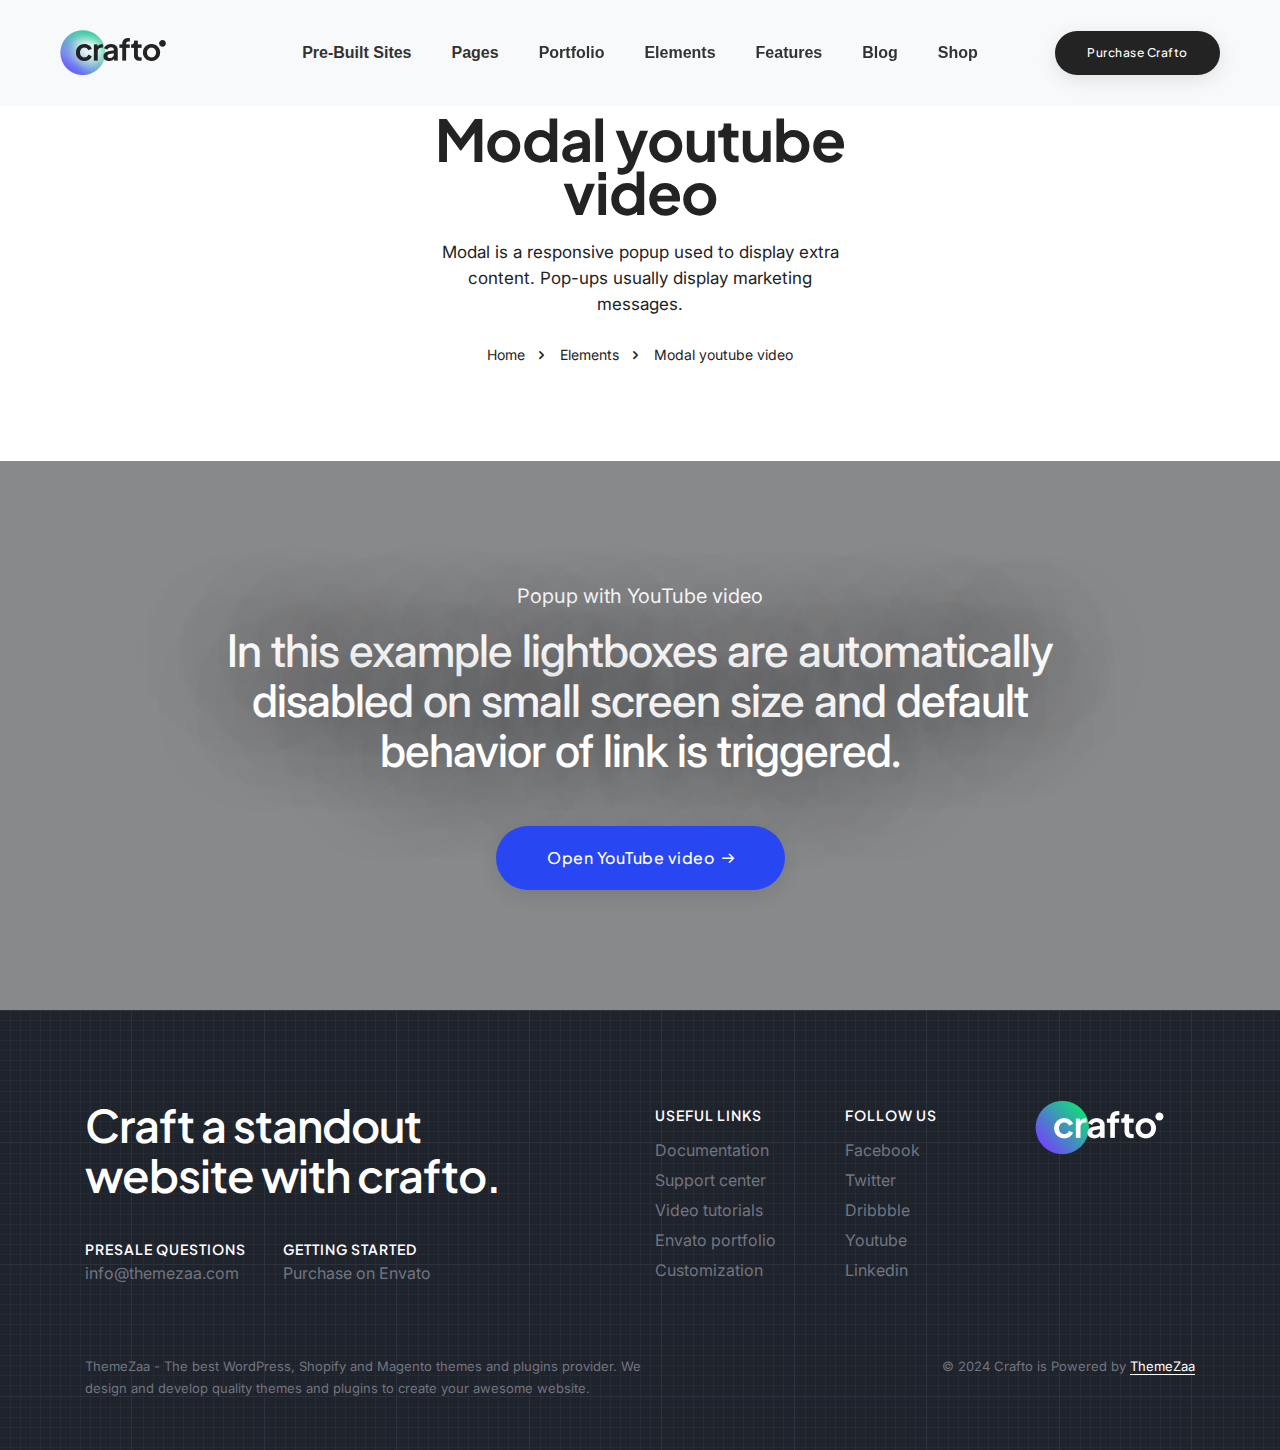
<file: youtubeVideo.html>
<!doctype html>
<html class="no-js" lang="en">
    <head>
        <title>Crafto - The Multipurpose HTML5 Template</title>
        <meta charset="utf-8">
        <meta http-equiv="X-UA-Compatible" content="IE=edge" />
        <meta name="author" content="ThemeZaa">
        <meta name="viewport" content="width=device-width,initial-scale=1.0" />
        <meta name="description" content="Elevate your online presence with Crafto - a modern, versatile, multipurpose Bootstrap 5 responsive HTML5, SCSS template using highly creative 52+ ready demos.">
        <!-- favicon icon -->
        <link rel="shortcut icon" href="images/favicon.png">
        <link rel="apple-touch-icon" href="images/apple-touch-icon-57x57.png">
        <link rel="apple-touch-icon" sizes="72x72" href="images/apple-touch-icon-72x72.png">
        <link rel="apple-touch-icon" sizes="114x114" href="images/apple-touch-icon-114x114.png">
        <!-- google fonts preconnect -->
        <link rel="preconnect" href="https://fonts.googleapis.com" crossorigin>
        <link rel="preconnect" href="https://fonts.gstatic.com" crossorigin>
        <!-- style sheets and font icons  -->
        <link rel="stylesheet" href="css/vendors.min.css"/>
        <link rel="stylesheet" href="css/icon.min.css"/>
        <link rel="stylesheet" href="css/style.css"/>
        <link rel="stylesheet" href="css/responsive.css"/>
    </head>
    <body data-mobile-nav-style="classic"> 
        <!-- start header -->
        <header>
            <!-- start navigation -->
            <nav class="navbar navbar-expand-lg header-light header-reverse header-demo" data-header-hover="light">
                <div class="container-fluid"> 
                    <div class="col-auto col-lg-2 me-lg-0 me-auto">
                        <a class="navbar-brand" href="index.html">
                            <img src="images/logo-black.png" data-at2x="images/logo-black@2x.png" alt="" class="default-logo">
                            <img src="images/logo-black.png" data-at2x="images/logo-black@2x.png" alt="" class="alt-logo">
                            <img src="images/logo-black.png" data-at2x="images/logo-black@2x.png" alt="" class="mobile-logo">
                        </a>
                    </div>
                    <div class="col-auto col-lg-8 menu-order position-static">
                        <button class="navbar-toggler float-start" type="button" data-bs-toggle="collapse" data-bs-target="#navbarNav" aria-controls="navbarNav" aria-label="Toggle navigation">
                            <span class="navbar-toggler-line"></span>
                            <span class="navbar-toggler-line"></span>
                            <span class="navbar-toggler-line"></span>
                            <span class="navbar-toggler-line"></span>
                        </button>
                        <div class="collapse navbar-collapse justify-content-center" id="navbarNav"> 
                            <ul class="navbar-nav"> 
                                <li class="nav-item dropdown submenu">
                                    <a href="javascript:void(0);" class="nav-link">Pre-Built Sites</a>
                                    <i class="fa-solid fa-angle-down dropdown-toggle" id="navbarDropdownMenuLink1" role="button" data-bs-toggle="dropdown" aria-expanded="false"></i>
                                    <div class="dropdown-menu submenu-content background-position-center cover-background" aria-labelledby="navbarDropdownMenuLink1" style="background-image: url(images/pre-built-sites-bg.jpg)"> 
                                        <div class="d-lg-flex mega-menu m-auto">
                                            <ul class="col">
                                                <li><a href="demo-corporate.html" target="_blank">Corporate<span class="label bg-solitude-blue text-cornflower-blue border-radius-26px">Trendy</span></a></li>
                                                <li><a href="demo-marketing.html" target="_blank">Marketing</a></li>
                                                <li><a href="demo-accounting.html" target="_blank">Accounting<span class="label bg-light-red text-red border-radius-26px">Classic</span></a></li>
                                                <li><a href="demo-beauty-salon.html" target="_blank">Beauty Salon</a></li>
                                                <li><a href="demo-architecture.html" target="_blank">Architecture</a></li>
                                                <li><a href="demo-ebook.html" target="_blank">eBook</a></li>
                                                <li><a href="demo-seo-agency.html" target="_blank">SEO Agency</a></li>
                                                <li><a href="demo-hosting.html" target="_blank">Hosting</a></li>
                                                <li><a href="demo-consulting.html" target="_blank">Consulting</a></li>
                                                <li><a href="demo-green-energy.html" target="_blank">Green Energy</a></li>
                                                <li><a href="demo-business.html" target="_blank">Business</a></li>
                                                <li><a href="demo-interactive-portfolio.html" target="_blank">Interactive Portfolio</a></li>
                                                <li><a href="demo-spa-salon.html" target="_blank">Spa Salon<span class="label bg-light-majorelle-blue text-majorelle-blue border-radius-26px">Clean</span></a></li>
                                            </ul>
                                            <ul class="col">
                                                <li><a href="demo-branding-agency.html" target="_blank">Branding Agency<span class="label bg-white-ice text-jade border-radius-26px">New</span></a></li>
                                                <li><a href="demo-elearning.html" target="_blank">eLearning</a></li>
                                                <li><a href="demo-it-business.html" target="_blank">IT Business<span class="label bg-light-majorelle-blue text-majorelle-blue border-radius-26px">Modern</span></a></li>
                                                <li><a href="demo-barber.html" target="_blank">Barber</a></li>
                                                <li><a href="demo-hotel-and-resort.html" target="_blank">Hotel & Resort</a></li>
                                                <li><a href="demo-real-estate.html" target="_blank">Real Estate</a></li>
                                                <li><a href="demo-jewellery-store.html" target="_blank">Jewellery Store</a></li>
                                                <li><a href="demo-travel-agency.html" target="_blank">Travel Agency</a></li>
                                                <li><a href="demo-gym-and-fitness.html" target="_blank">Gym & Fitness</a></li> 
                                                <li><a href="demo-logistics.html" target="_blank">Logistics</a></li>  
                                                <li><a href="demo-design-agency.html" target="_blank">Design Agency<span class="label bg-light-red text-red border-radius-26px">Creative</span></a></li> 
                                                <li><a href="demo-photography.html" target="_blank">Photography</a></li>
                                                <li><a href="demo-pizza-parlor.html" target="_blank">Pizza Parlor</a></li>
                                            </ul>
                                            <ul class="col"> 
                                                <li><a href="demo-restaurant.html" target="_blank">Restaurant<span class="label bg-light-red text-red border-radius-26px">Hot</span></a></li>
                                                <li><a href="demo-scattered-portfolio.html" target="_blank">Scattered Portfolio</a></li>
                                                <li><a href="demo-data-analysis.html" target="_blank">Data Analysis</a></li>
                                                <li><a href="demo-medical.html" target="_blank">Medical</a></li>
                                                <li><a href="demo-horizontal-portfolio.html" target="_blank">Horizontal Portfolio</a></li>
                                                <li><a href="demo-product-showcase.html" target="_blank">Product Showcase<span class="label bg-solitude-blue text-cornflower-blue border-radius-26px">Trendy</span></a></li>
                                                <li><a href="demo-finance.html" target="_blank">Finance</a></li>
                                                <li><a href="demo-elder-care.html" target="_blank">Elder Care</a></li>
                                                <li><a href="demo-fashion-store.html" target="_blank">Fashion Store</a></li>
                                                <li><a href="demo-music-onepage.html" target="_blank">Music</a></li>
                                                <li><a href="demo-vertical-portfolio.html" target="_blank">Vertical Portfolio</a></li>
                                                <li><a href="demo-freelancer.html" target="_blank">Freelancer<span class="label bg-light-majorelle-blue text-majorelle-blue border-radius-26px">Clean</span></a></li>
                                                <li><a href="demo-charity.html" target="_blank">Charity</a></li>
                                            </ul>
                                            <ul class="col"> 
                                                <li><a href="demo-digital-agency.html" target="_blank">Digital Agency</a></li>
                                                <li><a href="demo-web-agency.html" target="_blank">Web Agency<span class="label bg-white-ice text-jade border-radius-26px">Creative</span></a></li>
                                                <li><a href="demo-yoga-and-meditation.html" target="_blank">Yoga & Meditation</a></li>
                                                <li><a href="demo-startup.html" target="_blank">Startup</a></li>
                                                <li><a href="demo-application.html" target="_blank">Application<span class="label bg-light-majorelle-blue text-majorelle-blue border-radius-26px">New</span></a></li>
                                                <li><a href="demo-lawyer.html" target="_blank">Lawyer</a></li>
                                                <li><a href="demo-cryptocurrency.html" target="_blank">Cryptocurrency</a></li>
                                                <li><a href="demo-conference.html" target="_blank">Conference</a></li>
                                                <li><a href="demo-minimal-portfolio.html" target="_blank">Minimal Portfolio<span class="label bg-light-red text-red border-radius-26px">Hot</span></a></li> 
                                                <li><a href="demo-decor-store.html" target="_blank">Decor Store</a></li>  
                                                <li><a href="demo-magazine.html" target="_blank">Magazine</a></li>
                                                <li><a href="demo-blogger.html" target="_blank">Blogger</a></li>
                                                <li><a href="demo-wedding-invitation.html" target="_blank">Wedding Invitation</a></li>
                                            </ul>
                                        </div> 
                                    </div> 
                                </li>
                                <li class="nav-item dropdown submenu">
                                    <a href="javascript:void(0);" class="nav-link">Pages</a>
                                    <i class="fa-solid fa-angle-down dropdown-toggle" id="navbarDropdownMenuLink2" role="button" data-bs-toggle="dropdown" aria-expanded="false"></i>
                                    <div class="dropdown-menu submenu-content" aria-labelledby="navbarDropdownMenuLink2"> 
                                        <div class="d-lg-flex mega-menu m-auto">
                                            <ul class="col">
                                                <li class="sub-title">About Pages</li>
                                                <li><a href="demo-branding-agency-about.html" target="_blank">About - Branding<span class="label bg-light-red text-red border-radius-26px">Hot</span></a></li>
                                                <li><a href="demo-restaurant-about.html" target="_blank">About - Restaurant</a></li>
                                                <li><a href="demo-minimal-portfolio-about.html" target="_blank">About - Minimal</a></li>
                                                <li><a href="demo-accounting-company.html" target="_blank">About - Accounting</a></li>
                                                <li><a href="demo-architecture-about.html" target="_blank">About - Architecture</a></li>
                                                <li><a href="demo-digital-agency-about.html" target="_blank">About - Digital</a></li>
                                                <li><a href="demo-photography-about.html" target="_blank">About - Photography</a></li>
                                                <li><a href="demo-design-agency-about.html" target="_blank">About - Agency</a></li>
                                                <li><a href="demo-marketing-about.html" target="_blank">About - Marketing<span class="label bg-white-ice text-jade border-radius-26px">New</span></a></li>
                                                <li><a href="demo-scattered-portfolio-about.html" target="_blank">About - Scattered</a></li>
                                                <li><a href="demo-medical-about.html" target="_blank">About - Medical</a></li>
                                                <li><a href="demo-web-agency-about.html" target="_blank">About - Web<span class="label bg-light-red text-red border-radius-26px">Hot</span></a></li>
                                                <li><a href="demo-startup-who-we-are.html" target="_blank">About - Startup</a></li>
                                                <li><a href="demo-hotel-and-resort-about-us.html" target="_blank">About - Hotel</a></li>
                                                <li><a href="demo-elearning-about.html" target="_blank">About - eLearning<span class="label bg-solitude-blue text-cornflower-blue border-radius-26px">New</span></a></li>
                                            </ul>
                                            <ul class="col">
                                                <li class="sub-title">Services Pages</li>
                                                <li><a href="demo-accounting-services.html" target="_blank">Services - Accounting</a></li>
                                                <li><a href="demo-marketing-services.html" target="_blank">Services - Marketing</a></li>
                                                <li><a href="demo-branding-agency-services.html" target="_blank">Services - Branding<span class="label bg-solitude-blue text-cornflower-blue border-radius-26px">New</span></a></li>
                                                <li><a href="demo-minimal-portfolio-expertise.html" target="_blank">Services - Minimal</a></li>
                                                <li><a href="demo-web-agency-expertise.html" target="_blank">Services - Web</a></li>
                                                <li><a href="demo-architecture-services.html" target="_blank">Services - Architecture</a></li>
                                                <li><a href="demo-digital-agency-expertise.html" target="_blank">Services - Digital</a></li> 
                                                <li><a href="demo-startup-services.html" target="_blank">Services - Startup</a></li> 
                                                <li><a href="demo-scattered-portfolio-expertise.html" target="_blank">Services - Scattered</a></li> 
                                                <li><a href="demo-lawyer-practice-areas.html" target="_blank">Services - Lawyer</a></li> 
                                                <li><a href="demo-corporate-services.html" target="_blank">Services - Corporate<span class="label bg-white-ice text-jade border-radius-26px">New</span></a></li> 
                                                <li><a href="demo-data-analysis-what-we-do.html" target="_blank">Services - Data Analysis</a></li> 
                                                <li><a href="demo-marketing-services-details.html" target="_blank">Single – Marketing</a></li> 
                                                <li><a href="demo-accounting-services-details.html" target="_blank">Single – Accounting</a></li> 
                                                <li><a href="demo-branding-agency-services-detail.html" target="_blank">Single - Branding<span class="label bg-light-red text-red border-radius-26px">Hot</span></a></li> 
                                            </ul>
                                            <ul class="col">
                                                <li class="sub-title">Contact Pages</li>
                                                <li><a href="demo-scattered-portfolio-contact.html" target="_blank">Contact - Scattered</a></li>
                                                <li><a href="demo-branding-agency-contact.html" target="_blank">Contact - Branding<span class="label bg-solitude-blue text-cornflower-blue border-radius-26px">New</span></a></li>
                                                <li><a href="demo-photography-contact.html" target="_blank">Contact - Photography</a></li>
                                                <li><a href="demo-hotel-and-resort-contact.html" target="_blank">Contact - Hotel</a></li>
                                                <li><a href="demo-spa-salon-contact.html" target="_blank">Contact - Spa</a></li>
                                                <li><a href="demo-it-business-contact.html" target="_blank">Contact - IT Business<span class="label bg-light-red text-red border-radius-26px">Hot</span></a></li>
                                                <li><a href="demo-architecture-contact.html" target="_blank">Contact - Architecture</a></li>
                                                <li><a href="demo-design-agency-contact.html" target="_blank">Contact - Agency</a></li>
                                                <li><a href="demo-marketing-contact.html" target="_blank">Contact - Marketing</a></li>
                                                <li><a href="demo-horizontal-portfolio-contact.html" target="_blank">Contact - Portfolio</a></li>
                                                <li><a href="demo-accounting-contact.html" target="_blank">Contact - Accounting</a></li>
                                                <li><a href="demo-elearning-contact.html" target="_blank">Contact - eLearning</a></li>
                                                <li><a href="demo-corporate-contact.html" target="_blank">Contact - Corporate</a></li>
                                                <li><a href="demo-real-estate-contact.html" target="_blank">Contact - Real Estate</a></li>
                                                <li><a href="demo-web-agency-contact.html" target="_blank">Contact - Web</a></li> 
                                            </ul>
                                            <ul class="col">
                                                <li class="sub-title">Other Pages</li>
                                                <li><a href="demo-corporate-pricing.html" target="_blank">Pricing - Corporate</a></li>
                                                <li><a href="demo-hosting-pricing.html" target="_blank">Pricing - Hosting</a></li>
                                                <li><a href="demo-data-analysis-pricing.html" target="_blank">Pricing - Data Analysis</a></li>
                                                <li><a href="demo-marketing-pricing.html" target="_blank">Pricing - Marketing<span class="label bg-white-ice text-jade border-radius-26px">New</span></a></li>
                                                <li><a href="demo-consulting-process.html" target="_blank">Process - Consulting</a></li>
                                                <li><a href="demo-accounting-process.html" target="_blank">Process - Accounting</a></li>
                                                <li><a href="demo-startup-clients.html" target="_blank">Clients - Startup</a></li>
                                                <li><a href="demo-business-clients.html" target="_blank">Clients - Business</a></li>
                                                <li><a href="demo-corporate-customer-stories.html" target="_blank">Testimonials - Corporate</a></li>
                                                <li><a href="demo-data-analysis-testimonials.html" target="_blank">Reviews - Data Analysis</a></li>
                                                <li><a href="demo-finance-team.html" target="_blank">Team - Finance</a></li>
                                                <li><a href="demo-marketing-team.html" target="_blank">Team - Marketing</a></li>
                                                <li><a href="demo-web-agency-people.html" target="_blank">Team - Web<span class="label bg-light-red text-red border-radius-26px">Hot</span></a></li>
                                                <li><a href="demo-restaurant-chefs.html" target="_blank">Chefs - Restaurant</a></li>
                                                <li><a href="demo-pizza-parlor-chefs.html" target="_blank">Chefs - Pizza Parlor</a></li> 
                                            </ul>
                                            <ul class="col">
                                                <li class="sub-title">Other Pages</li>
                                                <li><a href="demo-real-estate-agents.html" target="_blank">Agents - Real Estate</a></li>
                                                <li><a href="demo-elearning-instructors.html" target="_blank">Instructors - eLearning</a></li>
                                                <li><a href="demo-hotel-and-resort-amenities.html" target="_blank">Amenities - Hotel</a></li>
                                                <li><a href="demo-medical-timetable.html" target="_blank">Timetable - Medical</a></li>
                                                <li><a href="demo-photography-award.html" target="_blank">Award - Photography</a></li>
                                                <li><a href="demo-decor-store-faq.html" target="_blank">FAQ - Decor Store</a></li> 
                                                <li><a href="demo-charity-causes.html" target="_blank">Causes - Charity</a></li> 
                                                <li><a href="demo-restaurant-menu.html" target="_blank">Menu - Restaurant</a></li> 
                                                <li><a href="demo-hotel-and-resort-bistro.html" target="_blank">Menu - Hotel<span class="label bg-solitude-blue text-cornflower-blue border-radius-26px">New</span></a></li> 
                                                <li><a href="demo-pizza-parlor-menu.html" target="_blank">Menu - Pizza</a></li> 
                                                <li><a href="demo-application-features.html" target="_blank">Features - Application</a></li> 
                                                <li><a href="404.html">Error 404</a></li> 
                                                <li><a href="search-result.html">Search Results</a></li> 
                                                <li><a href="maintenance.html">Maintenance</a></li> 
                                                <li><a href="coming-soon.html">Coming Soon</a></li>
                                            </ul>
                                        </div> 
                                    </div>
                                </li>
                                <li class="nav-item dropdown simple-dropdown">
                                    <a href="javascript:void(0);" class="nav-link">Portfolio</a>
                                    <i class="fa-solid fa-angle-down dropdown-toggle" id="navbarDropdownMenuLink3" role="button" data-bs-toggle="dropdown" aria-expanded="false"></i>
                                    <ul class="dropdown-menu" aria-labelledby="navbarDropdownMenuLink3"> 
                                        <li class="dropdown">
                                            <a href="javascript:void(0);">Portfolio Classic<i class="fa-solid fa-angle-right"></i></a>
                                            <ul class="dropdown-menu"> 
                                                <li><a href="portfolio-classic-two-column.html">Classic 2 Column</a></li>
                                                <li><a href="portfolio-classic-three-column.html">Classic 3 Column</a></li>
                                                <li><a href="portfolio-classic-four-column.html">Classic 4 Column</a></li>
                                                <li><a href="portfolio-classic-masonry.html">Classic Masonry</a></li>
                                                <li><a href="portfolio-classic-metro.html">Classic Metro</a></li>
                                            </ul>
                                        </li>
                                        <li class="dropdown">
                                            <a href="javascript:void(0);">Portfolio Boxed<i class="fa-solid fa-angle-right"></i></a>
                                            <ul class="dropdown-menu"> 
                                                <li><a href="portfolio-boxed-two-column.html">Boxed 2 Column</a></li>
                                                <li><a href="portfolio-boxed-three-column.html">Boxed 3 Column</a></li>
                                                <li><a href="portfolio-boxed-four-column.html">Boxed 4 Column</a></li>
                                                <li><a href="portfolio-boxed-masonry.html">Boxed Masonry</a></li>
                                                <li><a href="portfolio-boxed-metro.html">Boxed Metro</a></li>
                                            </ul>
                                        </li>
                                        <li class="dropdown">
                                            <a href="javascript:void(0);">Portfolio Transform<i class="fa-solid fa-angle-right"></i></a>
                                            <ul class="dropdown-menu"> 
                                                <li><a href="portfolio-transform-two-column.html">Transform 2 Column</a></li>
                                                <li><a href="portfolio-transform-three-column.html">Transform 3 Column</a></li>
                                                <li><a href="portfolio-transform-four-column.html">Transform 4 Column</a></li>
                                                <li><a href="portfolio-transform-masonry.html">Transform Masonry</a></li>
                                                <li><a href="portfolio-transform-metro.html">Transform Metro</a></li>
                                            </ul>
                                        </li>
                                        <li class="dropdown">
                                            <a href="javascript:void(0);">Portfolio Creative<i class="fa-solid fa-angle-right"></i></a>
                                            <ul class="dropdown-menu"> 
                                                <li><a href="portfolio-creative-two-column.html">Creative 2 Column</a></li>
                                                <li><a href="portfolio-creative-three-column.html">Creative 3 Column</a></li>
                                                <li><a href="portfolio-creative-four-column.html">Creative 4 Column</a></li>
                                                <li><a href="portfolio-creative-masonry.html">Creative Masonry</a></li>
                                                <li><a href="portfolio-creative-metro.html">Creative Metro</a></li>
                                            </ul>
                                        </li>
                                        <li class="dropdown">
                                            <a href="javascript:void(0);">Portfolio Attractive<i class="fa-solid fa-angle-right"></i></a>
                                            <ul class="dropdown-menu"> 
                                                <li><a href="portfolio-attractive-two-column.html">Attractive 2 Column</a></li>
                                                <li><a href="portfolio-attractive-three-column.html">Attractive 3 Column</a></li>
                                                <li><a href="portfolio-attractive-four-column.html">Attractive 4 Column</a></li>
                                                <li><a href="portfolio-attractive-masonry.html">Attractive Masonry</a></li>
                                                <li><a href="portfolio-attractive-metro.html">Attractive Metro</a></li>
                                            </ul>
                                        </li>
                                        <li class="dropdown">
                                            <a href="javascript:void(0);">Portfolio Clean<i class="fa-solid fa-angle-right"></i></a>
                                            <ul class="dropdown-menu"> 
                                                <li><a href="portfolio-clean-two-column.html">Clean 2 Column</a></li>
                                                <li><a href="portfolio-clean-three-column.html">Clean 3 Column</a></li>
                                                <li><a href="portfolio-clean-four-column.html">Clean 4 Column</a></li>
                                                <li><a href="portfolio-clean-masonry.html">Clean Masonry</a></li>
                                                <li><a href="portfolio-clean-metro.html">Clean Metro</a></li>
                                            </ul>
                                        </li> 
                                        <li class="dropdown">
                                            <a href="javascript:void(0);">Portfolio Simple<i class="fa-solid fa-angle-right"></i></a>
                                            <ul class="dropdown-menu"> 
                                                <li><a href="portfolio-simple-two-column.html">Simple 2 Column</a></li>
                                                <li><a href="portfolio-simple-three-column.html">Simple 3 Column</a></li>
                                                <li><a href="portfolio-simple-four-column.html">Simple 4 Column</a></li>
                                                <li><a href="portfolio-simple-masonry.html">Simple Masonry</a></li>
                                                <li><a href="portfolio-simple-metro.html">Simple Metro</a></li>
                                            </ul>
                                        </li> 
                                        <li class="dropdown">
                                            <a href="javascript:void(0);">Portfolio Modern<i class="fa-solid fa-angle-right"></i></a>
                                            <ul class="dropdown-menu"> 
                                                <li><a href="portfolio-modern-two-column.html">Modern 2 Column</a></li>
                                                <li><a href="portfolio-modern-three-column.html">Modern 3 Column</a></li>
                                                <li><a href="portfolio-modern-four-column.html">Modern 4 Column</a></li>
                                                <li><a href="portfolio-modern-masonry.html">Modern Masonry</a></li>
                                                <li><a href="portfolio-modern-metro.html">Modern Metro</a></li>
                                            </ul>
                                        </li>
                                        <li class="dropdown">
                                            <a href="javascript:void(0);">Portfolio Other<i class="fa-solid fa-angle-right"></i></a>
                                            <ul class="dropdown-menu"> 
                                                <li><a href="portfolio-slider.html">Portfolio Slider</a></li>
                                                <li><a href="portfolio-parallax.html">Portfolio Parallax</a></li>
                                                <li><a href="portfolio-justified-gallery.html">Justified Gallery</a></li> 
                                            </ul>
                                        </li> 
                                        <li class="dropdown">
                                            <a href="javascript:void(0);">Single Project<i class="fa-solid fa-angle-right"></i></a>
                                            <ul class="dropdown-menu"> 
                                                <li><a href="demo-digital-agency-single-project-minimal.html" target="_blank">Single - Minimal</a></li>
                                                <li><a href="demo-branding-agency-single-project-slider.html" target="_blank">Single - Slider</a></li>
                                                <li><a href="demo-architecture-single-project-gallery.html" target="_blank">Single - Gallery</a></li>
                                                <li><a href="demo-interactive-portfolio-single-project-modern.html" target="_blank">Single - Modern</a></li>
                                                <li><a href="demo-design-agency-single-project-simple.html" target="_blank">Single - Simple</a></li>
                                                <li><a href="demo-web-agency-single-project-creative.html" target="_blank">Single - Creative</a></li>
                                            </ul>
                                        </li>
                                    </ul>
                                </li> 
                                <li class="nav-item dropdown submenu">
                                    <a href="javascript:void(0);" class="nav-link">Elements</a>
                                    <i class="fa-solid fa-angle-down dropdown-toggle" id="navbarDropdownMenuLink4" role="button" data-bs-toggle="dropdown" aria-expanded="false"></i>
                                    <div class="dropdown-menu submenu-content" aria-labelledby="navbarDropdownMenuLink4"> 
                                        <div class="d-lg-flex mega-menu m-auto">
                                            <ul class="col">
                                                <li><a href="element-accordion.html">Accordion</a></li>
                                                <li><a href="element-buttons.html">Button</a></li> 
                                                <li><a href="element-team.html">Team</a></li>
                                                <li><a href="element-testimonials.html">Testimonials<span class="label bg-white-ice text-jade border-radius-26px">New</span></a></li>
                                                <li><a href="element-clients.html">Clients</a></li>
                                                <li><a href="element-review.html">Review</a></li>
                                                <li><a href="element-subscribe.html">Subscribe</a></li>
                                                <li><a href="element-call-to-action.html">Call to Action</a></li>
                                                <li><a href="element-tab.html">Tab<span class="label bg-light-red text-red border-radius-26px">Hot</span></a></li>
                                                <li><a href="element-google-map.html">Google Map<span class="label bg-solitude-blue text-cornflower-blue border-radius-26px">New</span></a></li>
                                                <li><a href="element-contact-form.html">Contact Form</a></li>
                                                <li><a href="element-columns.html">Columns</a></li>
                                                <li><a href="element-alert-boxes.html">Alert Boxes</a></li>
                                                <li><a href="element-image-gallery.html">Image Gallery</a></li> 
                                            </ul>
                                            <ul class="col">
                                                <li><a href="element-progress-bar.html">Progress Bar</a></li>
                                                <li><a href="element-process-step.html">Process Step<span class="label bg-white-ice text-jade border-radius-26px">New</span></a></li>
                                                <li><a href="element-icon-with-text.html">Icon with Text<span class="label bg-light-red text-red border-radius-26px">Hot</span></a></li>
                                                <li><a href="element-shape-dividers.html">Shape Dividers</a></li>
                                                <li><a href="element-counters.html">Counters</a></li>
                                                <li><a href="element-countdown.html">Countdown</a></li>
                                                <li><a href="element-fancy-text-box.html">Fancy Text Box</a></li> 
                                                <li><a href="element-heading.html">Heading</a></li>
                                                <li><a href="element-dropcaps.html">Dropcaps</a></li>
                                                <li><a href="element-blockquote.html">Blockquote</a></li>
                                                <li><a href="element-highlights.html">Highlights</a></li>
                                                <li><a href="element-lists.html">Lists</a></li>
                                                <li><a href="element-social-icons.html">Social Icons</a></li>
                                                <li><a href="element-pricing-table.html">Pricing Table</a></li>
                                            </ul>
                                            <ul class="col"> 
                                                <li><a href="element-interactive-banners.html">Interactive Banners</a></li>
                                                <li><a href="element-services-box.html">Services Box</a></li>  
                                                <li><a href="element-rotate-box.html">Rotate Box<span class="label bg-solitude-blue text-cornflower-blue border-radius-26px">New</span></a></li> 
                                                <li><a href="element-instagram.html">Instagram</a></li>
                                                <li><a href="element-parallax-scrolling.html">Parallax Scrolling</a></li>
                                                <li><a href="element-sliding-box.html">Sliding Box<span class="label bg-white-ice text-jade border-radius-26px">New</span></a></li>
                                                <li><a href="element-content-carousel.html">Content Carousel</a></li>
                                                <li><a href="element-media.html">Media</a></li> 
                                                <li><a href="element-event.html">Event</a></li> 
                                                <li><a href="element-dividers.html">Dividers</a></li>
                                                <li><a href="element-horizontal-list-item.html">Horizontal List Item</a></li> 
                                                <li><a href="element-banners.html">Banners</a></li> 
                                                <li><a href="element-carousel.html">Carousel</a></li> 
                                                <li><a href="element-tilt-effect.html">Tilt Effect<span class="label bg-light-red text-red border-radius-26px">Hot</span></a></li> 
                                            </ul>
                                            <ul class="col premium-element cover-background" style="background-image: url(images/premium-elements-bg.jpg)">
                                                <li class="sub-title">Premium Elements</li>
                                                <li><a href="element-adaptive-backgrounds.html">Adaptive Backgrounds</a></li>
                                                <li><a href="element-sticky-column.html">Sticky Column</a></li>
                                                <li><a href="element-3d-parallax-hover.html">3D Parallax Hover</a></li>
                                                <li><a href="demo-restaurant.html" target="_blank">Custom Cursor</a></li>
                                                <li><a href="element-animated-particles.html">Animated Particles</a></li>
                                                <li><a href="element-marquee.html">Marquee</a></li>
                                                <li><a href="element-fancy-heading.html">Fancy Heading</a></li>
                                                <li><a href="element-fancy-images.html">Fancy Images</a></li>
                                                <li><a href="element-scrolling-effects.html">Scrolling Effects</a></li>
                                            </ul>
                                        </div> 
                                    </div> 
                                </li>
                                <li class="nav-item dropdown simple-dropdown">
                                    <a href="javascript:void(0);" class="nav-link">Features</a>
                                    <i class="fa-solid fa-angle-down dropdown-toggle" id="navbarDropdownMenuLink5" role="button" data-bs-toggle="dropdown" aria-expanded="false"></i>
                                    <ul class="dropdown-menu" aria-labelledby="navbarDropdownMenuLink5"> 
                                        <li class="dropdown">
                                            <a href="javascript:void(0);">Header<i class="fa-solid fa-angle-right"></i></a>
                                            <ul class="dropdown-menu"> 
                                                <li><a href="demo-business.html" target="_blank">Transparent Header</a></li>
                                                <li><a href="demo-corporate.html" target="_blank">White Header</a></li>
                                                <li><a href="header-dark.html" target="_blank">Dark Header</a></li>
                                                <li><a href="demo-digital-agency.html" target="_blank">Left Navigation</a></li>
                                                <li><a href="demo-branding-agency.html" target="_blank">Right Navigation</a></li>
                                                <li><a href="demo-restaurant.html" target="_blank">Center Navigation</a></li>
                                                <li><a href="demo-data-analysis.html" target="_blank">Header with Top Bar</a></li>
                                                <li><a href="demo-startup.html" target="_blank">Header with Push</a></li>
                                                <li><a href="demo-pizza-parlor.html" target="_blank">Center Logo</a></li>
                                                <li><a href="header-top-logo.html" target="_blank">Top Logo</a></li>
                                                <li><a href="demo-ebook.html" target="_blank">One Page Navigation</a></li>
                                                <li><a href="header-mini.html" target="_blank">Mini Header</a></li>
                                                <li><a href="demo-seo-agency.html" target="_blank">Header with Button</a></li>
                                                <li><a href="demo-marketing.html" target="_blank">Header with Social</a></li>
                                                <li class="dropdown">
                                                    <a href="javascript:void(0);">Left Menu<i class="fa-solid fa-angle-right"></i></a>
                                                    <ul class="dropdown-menu"> 
                                                        <li><a href="header-left-menu-simple.html" target="_blank">Left Menu Simple</a></li>
                                                        <li><a href="demo-minimal-portfolio.html" target="_blank">Left Menu Modern</a></li> 
                                                    </ul>
                                                </li>
                                                <li class="dropdown">
                                                    <a href="javascript:void(0);">Hamburger Menu<i class="fa-solid fa-angle-right"></i></a>
                                                    <ul class="dropdown-menu"> 
                                                        <li><a href="demo-photography.html" target="_blank">Hamburger Simple</a></li>
                                                        <li><a href="demo-architecture.html" target="_blank">Hamburger Creative</a></li> 
                                                        <li><a href="demo-freelancer.html" target="_blank">Hamburger Clean</a></li> 
                                                        <li><a href="demo-gym-and-fitness.html" target="_blank">Hamburger Modern</a></li> 
                                                    </ul>
                                                </li>
                                                <li class="dropdown">
                                                    <a href="javascript:void(0);">Header Type<i class="fa-solid fa-angle-right"></i></a>
                                                    <ul class="dropdown-menu"> 
                                                        <li><a href="header-always-fixed.html" target="_blank">Always Fixed</a></li>
                                                        <li><a href="demo-application.html" target="_blank">Disable Fixed</a></li> 
                                                        <li><a href="demo-seo-agency.html" target="_blank">Reverse Auto</a></li>
                                                        <li><a href="demo-elder-care.html" target="_blank">Reverse Back Scroll</a></li> 
                                                        <li><a href="demo-accounting.html" target="_blank">Responsive Sticky</a></li>
                                                    </ul>
                                                </li>
                                                <li class="dropdown">
                                                    <a href="javascript:void(0);">Mobile Menu<i class="fa-solid fa-angle-right"></i></a>
                                                    <ul class="dropdown-menu"> 
                                                        <li><a href="demo-startup.html" target="_blank">Classic</a></li>
                                                        <li><a href="demo-yoga-and-meditation.html" target="_blank">Modern</a></li> 
                                                        <li><a href="demo-scattered-portfolio.html" target="_blank">Full Screen</a></li>  
                                                    </ul>
                                                </li>
                                            </ul>
                                        </li>  
                                        <li class="dropdown">
                                            <a href="javascript:void(0);">Lightbox & Modal<i class="fa-solid fa-angle-right"></i></a>
                                            <ul class="dropdown-menu"> 
                                                <li><a href="modal-simple.html">Simple Modal</a></li>
                                                <li><a href="modal-subscription.html">Subscription</a></li>
                                                <li><a href="modal-contact-form.html">Contact Form</a></li>
                                                <li><a href="modal-youtube-video.html">Youtube Video</a></li>
                                                <li><a href="modal-vimeo-video.html">Vimeo Video</a></li>
                                                <li><a href="modal-google-map.html">Google Map</a></li>
                                            </ul>
                                        </li> 
                                        <li class="dropdown">
                                            <a href="javascript:void(0);">Icon Packs<i class="fa-solid fa-angle-right"></i></a>
                                            <ul class="dropdown-menu"> 
                                                <li><a href="icon-packs-icons-mind-line.html">Icons Mind Line</a></li>
                                                <li><a href="icon-packs-feather.html">Feather</a></li>
                                                <li><a href="icon-packs-font-awesome.html">Font Awesome</a></li>
                                                <li><a href="icon-packs-themify.html">Themify</a></li>
                                                <li><a href="icon-packs-bootstrap.html">Bootstrap</a></li>
                                            </ul>
                                        </li> 
                                        <li class="dropdown">
                                            <a href="javascript:void(0);">Sliders<i class="fa-solid fa-angle-right"></i></a>
                                            <ul class="dropdown-menu"> 
                                                <li><a href="demo-architecture.html" target="_blank">Revolution</a></li>
                                                <li><a href="demo-startup.html" target="_blank">Swiper</a></li> 
                                            </ul>
                                        </li> 
                                        <li class="dropdown">
                                            <a href="animations.html">Animations</a> 
                                        </li> 
                                        <li class="dropdown">
                                            <a href="demo-minimal-portfolio.html" target="_blank">Page Preloader</a> 
                                        </li> 
                                        <li class="dropdown">
                                            <a href="demo-jewellery-store.html" target="_blank">Cookie Notify</a> 
                                        </li> 
                                        <li class="dropdown">
                                            <a href="demo-startup.html" target="_blank">Back to Top</a> 
                                        </li> 
                                        <li class="dropdown">
                                            <a href="demo-design-agency.html" target="_blank">Sticky Footer</a> 
                                        </li> 
                                    </ul>
                                </li> 
                                <li class="nav-item dropdown simple-dropdown">
                                    <a href="javascript:void(0);" class="nav-link">Blog</a>
                                    <i class="fa-solid fa-angle-down dropdown-toggle" id="navbarDropdownMenuLink6" role="button" data-bs-toggle="dropdown" aria-expanded="false"></i>
                                    <ul class="dropdown-menu" aria-labelledby="navbarDropdownMenuLink6"> 
                                        <li class="dropdown"><a href="blog-grid.html">Blog Grid</a></li>
                                        <li class="dropdown"><a href="blog-classic.html">Blog Classic</a></li>
                                        <li class="dropdown"><a href="blog-metro.html">Blog Metro</a></li>
                                        <li class="dropdown"><a href="blog-masonry.html">Blog Masonry</a></li>
                                        <li class="dropdown"><a href="blog-simple.html">Blog Simple</a></li>
                                        <li class="dropdown"><a href="blog-date.html">Blog Date</a></li>
                                        <li class="dropdown"><a href="blog-only-text.html">Blog Only Text</a></li>
                                        <li class="dropdown"><a href="blog-side-image.html">Blog Side Image</a></li>
                                        <li class="dropdown"><a href="blog-modern.html">Blog Modern</a></li>
                                        <li class="dropdown"><a href="blog-standard.html">Blog Standard</a></li>
                                        <li class="dropdown">
                                            <a href="javascript:void(0);">Single Post<i class="fa-solid fa-angle-right"></i></a>
                                            <ul class="dropdown-menu"> 
                                                <li><a href="demo-business-blog-single-modern.html" target="_blank">Single - Modern</a></li>
                                                <li><a href="demo-elearning-blog-single-simple.html" target="_blank">Single - Simple</a></li>
                                                <li><a href="demo-web-agency-blog-single-creative.html" target="_blank">Single - Creative</a></li>
                                                <li><a href="demo-blogger-blog-single-classic.html" target="_blank">Single - Classic</a></li>
                                                <li><a href="demo-architecture-blog-single-clean.html" target="_blank">Single - Clean</a></li> 
                                            </ul>
                                        </li>
                                        <li class="dropdown">
                                            <a href="javascript:void(0);">Post Type<i class="fa-solid fa-angle-right"></i></a>
                                            <ul class="dropdown-menu"> 
                                                <li><a href="blog-post-type-standard.html">Post - Standard</a></li>
                                                <li><a href="blog-post-type-gallery.html">Post - Gallery</a></li>
                                                <li><a href="blog-post-type-slider.html">Post - Slider</a></li>
                                                <li><a href="blog-post-type-audio.html">Post - Audio</a></li>
                                                <li><a href="blog-post-type-video.html">Post - Video</a></li>
                                                <li><a href="blog-post-type-blockquote.html">Post - Blockquote</a></li>
                                            </ul>
                                        </li>
                                    </ul> 
                                </li>
                                <li class="nav-item dropdown submenu">
                                    <a href="javascript:void(0);" class="nav-link">Shop</a>
                                    <i class="fa-solid fa-angle-down dropdown-toggle" id="navbarDropdownMenuLink7" role="button" data-bs-toggle="dropdown" aria-expanded="false"></i>
                                    <div class="dropdown-menu submenu-content" aria-labelledby="navbarDropdownMenuLink7"> 
                                        <div class="d-lg-flex mega-menu m-auto">
                                            <ul class="col">  
                                                <li class="sub-title">Shop Layout</li>
                                                <li><a href="demo-fashion-store-shop.html" target="_blank">Left Sidebar</a></li>
                                                <li><a href="demo-fashion-store-right-sidebar.html" target="_blank">Right Sidebar</a></li>
                                                <li><a href="demo-fashion-store-no-sidebar.html" target="_blank">No Sidebar</a></li>
                                                <li><a href="demo-decor-store-collections.html" target="_blank">Collections - Style 01</a></li>
                                                <li><a href="demo-jewellery-store-categories.html" target="_blank">Collections - Style 02</a></li>
                                                <li><a href="demo-fashion-store-collection.html" target="_blank">Collections - Style 03</a></li>
                                                <li><a href="demo-fashion-store-single-product.html" target="_blank">Single Product - Thumb Left</a></li> 
                                                <li><a href="demo-decor-store-single-product.html" target="_blank">Single Product - Thumb Bottom</a></li>
                                            </ul>
                                            <ul class="col">  
                                                <li class="sub-title">Utility Pages</li>
                                                <li><a href="demo-decor-store-cart.html" target="_blank">Shopping Cart</a></li>
                                                <li><a href="demo-decor-store-checkout.html" target="_blank">Checkout</a></li>
                                                <li><a href="demo-decor-store-account.html" target="_blank">Login / Register</a></li> 
                                                <li><a href="demo-decor-store-faq.html" target="_blank">Help Center</a></li>
                                                <li><a href="demo-fashion-store-wishlist.html" target="_blank">Wishlist</a></li>
                                            </ul>
                                            <ul class="col">  
                                                <li class="sub-title"><a href="index.html" target="_blank" class="p-0"><img src="images/banner-02.jpg" alt=""/></a></li> 
                                            </ul>
                                            <ul class="col">  
                                                <li class="sub-title"><a href="index.html" target="_blank" class="p-0"><img src="images/banner-01.jpg" alt=""/></a></li> 
                                            </ul>
                                        </div> 
                                    </div>
                                </li>
                            </ul>
                        </div>
                    </div>
                    <div class="col-auto col-lg-2 text-end xs-pe-0"> 
                        <div class="header-icon">  
                            <div class="header-button">
                                <a href="https://1.envato.market/R53mL2" target="_blank" class="btn btn-dark-gray btn-small btn-switch-text btn-rounded text-transform-none btn-box-shadow purchase-envato">
                                    <span>
                                        <span class="btn-double-text" data-text="Purchase Crafto">Purchase Crafto</span>
                                    </span> 
                                </a> 
                            </div>
                        </div>
                    </div>
                </div>
            </nav>
            <!-- end navigation -->
        </header>
        <!-- end header -->
        <!-- start page title -->
        <section class="ipad-top-space-margin md-pt-0">
            <div class="container">
                <div class="row align-items-center justify-content-center">
                    <div class="col-12 col-xl-6 col-lg-8 text-center position-relative page-title-double-large">
                        <div class="d-flex flex-column justify-content-center extra-very-small-screen">
                            <h1 class="text-dark-gray alt-font ls-minus-1px fw-700 mb-20px">Modal youtube video</h1>
                            <h2 class="text-dark-gray d-inline-block fw-400 ls-0px w-80 xs-w-100 mx-auto mb-0">Modal is a responsive popup used to display extra content. Pop-ups usually display marketing messages.</h2> 
                        </div>
                        <div class="mt-auto justify-content-center breadcrumb breadcrumb-style-01 fs-14 text-dark-gray">
                            <ul>
                                <li><a href="index.html" class="text-dark-gray text-dark-gray-hover">Home</a></li>
                                <li><a href="#" class="text-dark-gray text-dark-gray-hover">Elements</a></li>
                                <li>Modal youtube video</li>
                            </ul>
                        </div>
                    </div>
                </div>
            </div>
        </section>
        <!-- end page title -->
        <!-- start modal pop-up section -->
        <section class="big-section cover-background" style="background-image: url(https://via.placeholder.com/1920x1080)">
            <div class="opacity-extra-medium bg-extra-dark-slate-blue"></div>
            <div class="container">
                <div class="row justify-content-center">
                    <div class="col-12 col-xl-10 text-center z-index-1">
                        <span class="text-white fs-20 mb-15px d-inline-block">Popup with YouTube video</span> 
                        <h3 class="text-white mx-auto mb-50px ls-minus-1px fw-500 text-shadow-double-large">In this example lightboxes are automatically disabled on small screen size and default behavior of link is triggered.</h3>
                        <a href="https://www.youtube.com/watch?v=cfXHhfNy7tU" class="btn btn-extra-large btn-base-color btn-box-shadow text-transform-none btn-rounded btn-hover-animation-switch popup-youtube">
                            <span>
                                <span class="btn-text">Open YouTube video</span>
                                <span class="btn-icon"><i class="feather icon-feather-arrow-right"></i></span>
                                <span class="btn-icon"><i class="feather icon-feather-arrow-right"></i></span>
                            </span> 
                        </a>
                    </div>
                </div>
            </div>
        </section>  
        <!-- end modal pop-up section -->
        <!-- start footer -->
        <footer class="footer-demo bg-dark-slate-blue pb-4 sm-pb-50px" style="background-image: url(images/demo-footer-pattern.svg)">
            <div class="container">
                <div class="row mb-6 md-mb-30px">
                    <div class="col-xl-5 col-lg-6 md-mb-30px text-center text-lg-start">
                        <h3 class="text-white fw-600 alt-font mb-40px ls-minus-1px md-mb-30px md-w-60 sm-w-70 xs-w-100 md-mx-auto">Craft a standout website with crafto.</h3>
                        <div class="row">
                            <div class="col-lg-5 col-sm-6 xs-mb-20px">
                                <span class="alt-font fs-14 fw-600 text-uppercase d-block text-white ls-1px lh-18">Presale questions</span>
                                <a href="mailto:info@themezaa.com">info@themezaa.com</a>
                            </div>
                            <div class="col-lg-5 col-sm-6">
                                <span class="alt-font fs-14 fw-600 text-uppercase d-block text-white ls-1px lh-18">Getting started</span>
                                <a href="https://1.envato.market/R53mL2" target="_blank">Purchase on Envato</a>
                            </div>
                        </div>
                    </div>
                    <div class="col-lg-2 col-6 offset-xl-1 text-center text-lg-start">
                        <span class="alt-font fs-14 fw-600 text-uppercase text-white ls-1px d-block mb-5px">Useful links</span>
                        <ul>
                            <li><a href="https://craftohtml.themezaa.com/documentation/" target="_blank">Documentation</a></li>
                            <li><a href="https://www.themezaa.com/support/" target="_blank">Support center</a></li>
                            <li><a href="https://www.youtube.com/channel/UCxIgqIkSGVVqEsm-HE-tadQ/" target="_blank">Video tutorials</a></li>
                            <li><a href="https://themeforest.net/user/themezaa/portfolio" target="_blank">Envato portfolio</a></li>
                            <li><a href="https://www.themezaa.com/theme-customization/" target="_blank">Customization</a></li>
                        </ul>
                    </div>
                    <div class="col-lg-2 col-6 text-center text-lg-start">
                        <span class="alt-font fs-14 fw-600 text-uppercase text-white ls-1px d-block mb-5px">Follow Us</span>
                        <ul>
                            <li><a href="https://www.facebook.com/themezaastudio/" target="_blank">Facebook</a></li>
                            <li><a href="https://www.twitter.com/themezaa" target="_blank">Twitter</a></li>
                            <li><a href="https://www.dribbble.com/linksture" target="_blank">Dribbble</a></li> 
                            <li><a href="https://www.youtube.com/channel/UCxIgqIkSGVVqEsm-HE-tadQ/" target="_blank">Youtube</a></li>
                            <li><a href="https://www.linkedin.com/company/themezaa/" target="_blank">Linkedin</a></li>
                        </ul>
                    </div>
                    <div class="col-lg-2 order-first order-lg-4 text-center text-lg-start md-mb-20px">
                        <a href="index.html" class="footer-logo"><img src="images/logo-white-demo.png" data-at2x="images/logo-white-demo@2x.png" alt=""></a>
                    </div>
                </div>
                <div class="row">
                    <div class="col-lg-7 last-paragraph-no-margin text-center text-lg-start">
                        <p class="fs-13 lh-22 w-90 md-w-100">ThemeZaa - The best WordPress, Shopify and Magento themes and plugins provider. We design and develop quality themes and plugins to create your awesome website.</p>
                    </div>
                    <div class="col-lg-5 text-center text-lg-end md-mt-15px last-paragraph-no-margin">
                        <p class="fs-13 lh-22">&copy; 2024 Crafto is Powered by <a href="https://www.themezaa.com/" target="_blank" class="text-decoration-line-bottom text-white">ThemeZaa</a></p>
                    </div>
                </div>
            </div>
        </footer>
        <!-- end footer -->
        <!-- javascript libraries -->
        <script type="text/javascript" src="js/jquery.js"></script>
        <script type="text/javascript" src="js/vendors.min.js"></script>
        <script type="text/javascript" src="js/main.js"></script>
    </body>
</html>
</file>
<file: index.css>
/* General Reset */
* {
    margin: 0;
    padding: 0;
    box-sizing: border-box;
}

body {
    font-family: 'Arial', sans-serif;
    line-height: 1.6;
    color: #333;
    background-color: #f9f9f9;
}

/* Container */
.container {
    width: 90%;
    max-width: 1200px;
    margin: 0 auto;
}

/* Section Styling */
section {
    padding: 60px 0;
}

/* Background Image */
.background-position-center-top {
    background-position: center top;
    background-repeat: no-repeat;
    background-size: cover;
}

/* Typography */
.alt-font {
    font-family: 'Georgia', serif;
}

.text-uppercase {
    text-transform: uppercase;
}

.fw-600 {
    font-weight: 600;
}

.fw-800 {
    font-weight: 800;
}

.text-dark-gray {
    color: #252840;
}

.text-highlight {
    color: #00b894;
}

.text-gradient-emerald-blue-emerald-green {
    background: linear-gradient(90deg, #00b894, #0984e3);
    -webkit-background-clip: text;
    color: transparent;
}

/* Buttons */
.btn {
    display: inline-block;
    padding: 10px 20px;
    font-size: 16px;
    font-weight: 600;
    text-align: center;
    text-decoration: none;
    border-radius: 30px;
    transition: all 0.3s ease;
}

.btn-gradient-emerald-blue-emerald-green {
    background: linear-gradient(90deg, #00b894, #0984e3);
    color: #fff;
}

.btn-hover-animation-switch:hover {
    background: linear-gradient(90deg, #0984e3, #00b894);
}

.btn-round-edge {
    border-radius: 30px;
}

.btn-box-shadow {
    box-shadow: 0 4px 15px rgba(0, 0, 0, 0.2);
}

/* Grid Layout */
.row {
    display: flex;
    flex-wrap: wrap;
    margin: -15px;
}

.col {
    padding: 15px;
    flex: 1;
}

.col-lg-6 {
    flex: 0 0 50%;
    max-width: 50%;
}

.col-xl-4 {
    flex: 0 0 33.333%;
    max-width: 33.333%;
}

.col-md-10 {
    flex: 0 0 83.333%;
    max-width: 83.333%;
}

/* Image Styling */
img {
    max-width: 100%;
    height: auto;
    border-radius: 5px;
}

/* Feature Box */
.feature-box {
    background: #fff;
    padding: 20px;
    border-radius: 5px;
    box-shadow: 0 4px 15px rgba(0, 0, 0, 0.1);
    transition: all 0.3s ease;
}

.feature-box:hover {
    transform: translateY(-10px);
    box-shadow: 0 8px 25px rgba(0, 0, 0, 0.2);
}

.feature-box-icon {
    font-size: 40px;
    margin-bottom: 20px;
}

.feature-box-content {
    text-align: center;
}

/* Swiper Slider */
.swiper {
    width: 100%;
    height: 100%;
}

.swiper-slide {
    text-align: center;
    background: #fff;
    display: flex;
    justify-content: center;
    align-items: center;
}

/* Team Member */
.team-style-01 {
    text-align: center;
}

.team-style-01 img {
    border-radius: 5px;
}

.team-style-01 figcaption {
    background: #fff;
    padding: 20px;
    border-radius: 5px;
    box-shadow: 0 4px 15px rgba(0, 0, 0, 0.1);
    margin-top: -50px;
    position: relative;
    z-index: 1;
}

/* Social Icons */
.social-icon {
    display: flex;
    justify-content: center;
    gap: 10px;
}

.social-icon a {
    color: #333;
    font-size: 18px;
    transition: color 0.3s ease;
}

.social-icon a:hover {
    color: #00b894;
}

/* Animations */
[data-anime] {
    opacity: 0;
    transition: opacity 0.6s ease, transform 0.6s ease;
}

[data-anime="slide"] {
    transform: translateY(50px);
}

[data-anime].animate {
    opacity: 1;
    transform: translateY(0);
}

/* Responsive Design */
@media (max-width: 768px) {
    .col-lg-6, .col-xl-4, .col-md-10 {
        flex: 0 0 100%;
        max-width: 100%;
    }

    section {
        padding: 40px 0;
    }
}
.bg-faint {
    position: relative;
    z-index: 1; /* Ensure content stays above */
    color: #fff; /* Ensure text is visible */
}

.bg-faint::before {
    content: "";
    position: absolute;
    top: 0;
    left: 0;
    width: 100%;
    height: 100%;
    background-image: url('image/homepage-bg.jpg');
    background-size: cover;
    background-position: center;
    opacity: 0.2; /* Makes only the background faint */
    z-index: -1; /* Keeps it behind the text */
}
</file>
<file: css/icon.min.css>
@charset "UTF-8";/*!
    Font Awesome
    Version: 6.5.1
    Plugin URL: https://fontawesome.com
    License: Copyright 2023 Fonticons, Inc. | https://fontawesome.com/license/free (Icons: CC BY 4.0, Fonts: SIL OFL 1.1, Code: MIT License)
!*/.fa-stack,.fa-ul>li{position:relative}.fa-beat,.fa-bounce{-webkit-animation-delay:var(--fa-animation-delay,0s);-webkit-animation-duration:var(--fa-animation-duration,1s)}.fa{font-family:var(--fa-style-family,"Font Awesome 6 Free");font-weight:var(--fa-style,900)}.fa-brands,.fa-regular,.fab,.far{font-weight:400}.fa,.fa-brands,.fa-classic,.fa-regular,.fa-sharp,.fa-solid,.fab,.far,.fas{-moz-osx-font-smoothing:grayscale;-webkit-font-smoothing:antialiased;display:var(--fa-display,inline-block);font-style:normal;font-variant:normal;line-height:1;text-rendering:auto}.fa-classic,.fa-regular,.fa-solid,.far,.fas{font-family:"Font Awesome 6 Free"}.fa-brands,.fab{font-family:"Font Awesome 6 Brands"}.fa-1x{font-size:1em}.fa-2x,.fa-2xl,.fa-stack-2x{font-size:2em}.fa-3x{font-size:3em}.fa-4x{font-size:4em}.fa-5x{font-size:5em}.fa-6x{font-size:6em}.fa-7x{font-size:7em}.fa-8x{font-size:8em}.fa-9x{font-size:9em}.fa-10x{font-size:10em}.fa-2xs{font-size:.625em;line-height:.1em;vertical-align:.225em}.fa-xs{font-size:.75em;line-height:.08333em;vertical-align:.125em}.fa-sm{font-size:.875em;line-height:.07143em;vertical-align:.05357em}.fa-lg{font-size:1.25em;line-height:.05em;vertical-align:-.075em}.fa-xl{font-size:1.5em;line-height:.04167em;vertical-align:-.125em}.fa-2xl{line-height:.03125em;vertical-align:-.1875em}.fa-fw{text-align:center;width:1.25em}.fa-ul{list-style-type:none;margin-left:var(--fa-li-margin,2.5em);padding-left:0}.fa-li{left:calc(var(--fa-li-width,2em) * -1);position:absolute;text-align:center;width:var(--fa-li-width,2em);line-height:inherit}.fa-border{border-color:var(--fa-border-color,#eee);border-radius:var(--fa-border-radius,.1em);border-style:var(--fa-border-style,solid);border-width:var(--fa-border-width,.08em);padding:var(--fa-border-padding,.2em .25em .15em)}.fa-pull-left{float:left;margin-right:var(--fa-pull-margin,.3em)}.fa-pull-right{float:right;margin-left:var(--fa-pull-margin,.3em)}.fa-beat{-webkit-animation-name:fa-beat;animation-name:fa-beat;animation-delay:var(--fa-animation-delay,0s);-webkit-animation-direction:var(--fa-animation-direction,normal);animation-direction:var(--fa-animation-direction,normal);animation-duration:var(--fa-animation-duration,1s);-webkit-animation-iteration-count:var(--fa-animation-iteration-count,infinite);animation-iteration-count:var(--fa-animation-iteration-count,infinite);-webkit-animation-timing-function:var(--fa-animation-timing,ease-in-out);animation-timing-function:var(--fa-animation-timing,ease-in-out)}.fa-bounce,.fa-fade{-webkit-animation-direction:var(--fa-animation-direction,normal);-webkit-animation-iteration-count:var(--fa-animation-iteration-count,infinite)}.fa-bounce{-webkit-animation-name:fa-bounce;animation-name:fa-bounce;animation-delay:var(--fa-animation-delay,0s);animation-direction:var(--fa-animation-direction,normal);animation-duration:var(--fa-animation-duration,1s);animation-iteration-count:var(--fa-animation-iteration-count,infinite);-webkit-animation-timing-function:var(--fa-animation-timing,cubic-bezier(.28,.84,.42,1));animation-timing-function:var(--fa-animation-timing,cubic-bezier(.28,.84,.42,1))}.fa-beat-fade,.fa-fade{-webkit-animation-delay:var(--fa-animation-delay,0s)}.fa-fade{-webkit-animation-name:fa-fade;animation-name:fa-fade;animation-delay:var(--fa-animation-delay,0s);animation-direction:var(--fa-animation-direction,normal);-webkit-animation-duration:var(--fa-animation-duration,1s);animation-duration:var(--fa-animation-duration,1s);animation-iteration-count:var(--fa-animation-iteration-count,infinite);-webkit-animation-timing-function:var(--fa-animation-timing,cubic-bezier(.4,0,.6,1));animation-timing-function:var(--fa-animation-timing,cubic-bezier(.4,0,.6,1))}.fa-beat-fade,.fa-flip{-webkit-animation-direction:var(--fa-animation-direction,normal);-webkit-animation-iteration-count:var(--fa-animation-iteration-count,infinite)}.fa-beat-fade{-webkit-animation-name:fa-beat-fade;animation-name:fa-beat-fade;animation-delay:var(--fa-animation-delay,0s);animation-direction:var(--fa-animation-direction,normal);-webkit-animation-duration:var(--fa-animation-duration,1s);animation-duration:var(--fa-animation-duration,1s);animation-iteration-count:var(--fa-animation-iteration-count,infinite);-webkit-animation-timing-function:var(--fa-animation-timing,cubic-bezier(.4,0,.6,1));animation-timing-function:var(--fa-animation-timing,cubic-bezier(.4,0,.6,1))}.fa-flip,.fa-shake{-webkit-animation-delay:var(--fa-animation-delay,0s)}.fa-flip{-webkit-animation-name:fa-flip;animation-name:fa-flip;animation-delay:var(--fa-animation-delay,0s);animation-direction:var(--fa-animation-direction,normal);-webkit-animation-duration:var(--fa-animation-duration,1s);animation-duration:var(--fa-animation-duration,1s);animation-iteration-count:var(--fa-animation-iteration-count,infinite);-webkit-animation-timing-function:var(--fa-animation-timing,ease-in-out);animation-timing-function:var(--fa-animation-timing,ease-in-out)}.fa-shake,.fa-spin{-webkit-animation-direction:var(--fa-animation-direction,normal);-webkit-animation-iteration-count:var(--fa-animation-iteration-count,infinite)}.fa-shake{-webkit-animation-name:fa-shake;animation-name:fa-shake;animation-delay:var(--fa-animation-delay,0s);animation-direction:var(--fa-animation-direction,normal);-webkit-animation-duration:var(--fa-animation-duration,1s);animation-duration:var(--fa-animation-duration,1s);animation-iteration-count:var(--fa-animation-iteration-count,infinite);-webkit-animation-timing-function:var(--fa-animation-timing,linear);animation-timing-function:var(--fa-animation-timing,linear)}.fa-spin{-webkit-animation-name:fa-spin;animation-name:fa-spin;-webkit-animation-delay:var(--fa-animation-delay,0s);animation-delay:var(--fa-animation-delay,0s);animation-direction:var(--fa-animation-direction,normal);-webkit-animation-duration:var(--fa-animation-duration,2s);animation-duration:var(--fa-animation-duration,2s);animation-iteration-count:var(--fa-animation-iteration-count,infinite);-webkit-animation-timing-function:var(--fa-animation-timing,linear);animation-timing-function:var(--fa-animation-timing,linear)}.fa-spin-reverse{--fa-animation-direction:reverse}.fa-pulse,.fa-spin-pulse{-webkit-animation-name:fa-spin;animation-name:fa-spin;-webkit-animation-direction:var(--fa-animation-direction,normal);animation-direction:var(--fa-animation-direction,normal);-webkit-animation-duration:var(--fa-animation-duration,1s);animation-duration:var(--fa-animation-duration,1s);-webkit-animation-iteration-count:var(--fa-animation-iteration-count,infinite);animation-iteration-count:var(--fa-animation-iteration-count,infinite);-webkit-animation-timing-function:var(--fa-animation-timing,steps(8));animation-timing-function:var(--fa-animation-timing,steps(8))}@media (prefers-reduced-motion:reduce){.fa-beat,.fa-beat-fade,.fa-bounce,.fa-fade,.fa-flip,.fa-pulse,.fa-shake,.fa-spin,.fa-spin-pulse{-webkit-animation-delay:-1ms;animation-delay:-1ms;-webkit-animation-duration:1ms;animation-duration:1ms;-webkit-animation-iteration-count:1;animation-iteration-count:1;-webkit-transition-delay:0s;transition-delay:0s;-webkit-transition-duration:0s;transition-duration:0s}}@-webkit-keyframes fa-beat{0%,90%{-webkit-transform:scale(1);transform:scale(1)}45%{-webkit-transform:scale(var(--fa-beat-scale,1.25));transform:scale(var(--fa-beat-scale,1.25))}}@keyframes fa-beat{0%,90%{-webkit-transform:scale(1);transform:scale(1)}45%{-webkit-transform:scale(var(--fa-beat-scale,1.25));transform:scale(var(--fa-beat-scale,1.25))}}@-webkit-keyframes fa-bounce{0%,100%,64%{-webkit-transform:scale(1,1) translateY(0);transform:scale(1,1) translateY(0)}10%{-webkit-transform:scale(var(--fa-bounce-start-scale-x,1.1),var(--fa-bounce-start-scale-y,.9)) translateY(0);transform:scale(var(--fa-bounce-start-scale-x,1.1),var(--fa-bounce-start-scale-y,.9)) translateY(0)}30%{-webkit-transform:scale(var(--fa-bounce-jump-scale-x,.9),var(--fa-bounce-jump-scale-y,1.1)) translateY(var(--fa-bounce-height,-.5em));transform:scale(var(--fa-bounce-jump-scale-x,.9),var(--fa-bounce-jump-scale-y,1.1)) translateY(var(--fa-bounce-height,-.5em))}50%{-webkit-transform:scale(var(--fa-bounce-land-scale-x,1.05),var(--fa-bounce-land-scale-y,.95)) translateY(0);transform:scale(var(--fa-bounce-land-scale-x,1.05),var(--fa-bounce-land-scale-y,.95)) translateY(0)}57%{-webkit-transform:scale(1,1) translateY(var(--fa-bounce-rebound,-.125em));transform:scale(1,1) translateY(var(--fa-bounce-rebound,-.125em))}}@keyframes fa-bounce{0%,100%,64%{-webkit-transform:scale(1,1) translateY(0);transform:scale(1,1) translateY(0)}10%{-webkit-transform:scale(var(--fa-bounce-start-scale-x,1.1),var(--fa-bounce-start-scale-y,.9)) translateY(0);transform:scale(var(--fa-bounce-start-scale-x,1.1),var(--fa-bounce-start-scale-y,.9)) translateY(0)}30%{-webkit-transform:scale(var(--fa-bounce-jump-scale-x,.9),var(--fa-bounce-jump-scale-y,1.1)) translateY(var(--fa-bounce-height,-.5em));transform:scale(var(--fa-bounce-jump-scale-x,.9),var(--fa-bounce-jump-scale-y,1.1)) translateY(var(--fa-bounce-height,-.5em))}50%{-webkit-transform:scale(var(--fa-bounce-land-scale-x,1.05),var(--fa-bounce-land-scale-y,.95)) translateY(0);transform:scale(var(--fa-bounce-land-scale-x,1.05),var(--fa-bounce-land-scale-y,.95)) translateY(0)}57%{-webkit-transform:scale(1,1) translateY(var(--fa-bounce-rebound,-.125em));transform:scale(1,1) translateY(var(--fa-bounce-rebound,-.125em))}}@-webkit-keyframes fa-fade{50%{opacity:var(--fa-fade-opacity,.4)}}@keyframes fa-fade{50%{opacity:var(--fa-fade-opacity,.4)}}@-webkit-keyframes fa-beat-fade{0%,100%{opacity:var(--fa-beat-fade-opacity,.4);-webkit-transform:scale(1);transform:scale(1)}50%{opacity:1;-webkit-transform:scale(var(--fa-beat-fade-scale,1.125));transform:scale(var(--fa-beat-fade-scale,1.125))}}@keyframes fa-beat-fade{0%,100%{opacity:var(--fa-beat-fade-opacity,.4);-webkit-transform:scale(1);transform:scale(1)}50%{opacity:1;-webkit-transform:scale(var(--fa-beat-fade-scale,1.125));transform:scale(var(--fa-beat-fade-scale,1.125))}}@-webkit-keyframes fa-flip{50%{-webkit-transform:rotate3d(var(--fa-flip-x,0),var(--fa-flip-y,1),var(--fa-flip-z,0),var(--fa-flip-angle,-180deg));transform:rotate3d(var(--fa-flip-x,0),var(--fa-flip-y,1),var(--fa-flip-z,0),var(--fa-flip-angle,-180deg))}}@keyframes fa-flip{50%{-webkit-transform:rotate3d(var(--fa-flip-x,0),var(--fa-flip-y,1),var(--fa-flip-z,0),var(--fa-flip-angle,-180deg));transform:rotate3d(var(--fa-flip-x,0),var(--fa-flip-y,1),var(--fa-flip-z,0),var(--fa-flip-angle,-180deg))}}@-webkit-keyframes fa-shake{0%{-webkit-transform:rotate(-15deg);transform:rotate(-15deg)}4%{-webkit-transform:rotate(15deg);transform:rotate(15deg)}24%,8%{-webkit-transform:rotate(-18deg);transform:rotate(-18deg)}12%,28%{-webkit-transform:rotate(18deg);transform:rotate(18deg)}16%{-webkit-transform:rotate(-22deg);transform:rotate(-22deg)}20%{-webkit-transform:rotate(22deg);transform:rotate(22deg)}32%{-webkit-transform:rotate(-12deg);transform:rotate(-12deg)}36%{-webkit-transform:rotate(12deg);transform:rotate(12deg)}100%,40%{-webkit-transform:rotate(0);transform:rotate(0)}}@keyframes fa-shake{0%{-webkit-transform:rotate(-15deg);transform:rotate(-15deg)}4%{-webkit-transform:rotate(15deg);transform:rotate(15deg)}24%,8%{-webkit-transform:rotate(-18deg);transform:rotate(-18deg)}12%,28%{-webkit-transform:rotate(18deg);transform:rotate(18deg)}16%{-webkit-transform:rotate(-22deg);transform:rotate(-22deg)}20%{-webkit-transform:rotate(22deg);transform:rotate(22deg)}32%{-webkit-transform:rotate(-12deg);transform:rotate(-12deg)}36%{-webkit-transform:rotate(12deg);transform:rotate(12deg)}100%,40%{-webkit-transform:rotate(0);transform:rotate(0)}}@-webkit-keyframes fa-spin{0%{-webkit-transform:rotate(0);transform:rotate(0)}100%{-webkit-transform:rotate(360deg);transform:rotate(360deg)}}@keyframes fa-spin{0%{-webkit-transform:rotate(0);transform:rotate(0)}100%{-webkit-transform:rotate(360deg);transform:rotate(360deg)}}.fa-rotate-90{-webkit-transform:rotate(90deg);transform:rotate(90deg)}.fa-rotate-180{-webkit-transform:rotate(180deg);transform:rotate(180deg)}.fa-rotate-270{-webkit-transform:rotate(270deg);transform:rotate(270deg)}.fa-flip-horizontal{-webkit-transform:scale(-1,1);transform:scale(-1,1)}.fa-flip-vertical{-webkit-transform:scale(1,-1);transform:scale(1,-1)}.fa-flip-both,.fa-flip-horizontal.fa-flip-vertical{-webkit-transform:scale(-1,-1);transform:scale(-1,-1)}.fa-rotate-by{-webkit-transform:rotate(var(--fa-rotate-angle,none));transform:rotate(var(--fa-rotate-angle,none))}.fa-stack{display:inline-block;height:2em;line-height:2em;vertical-align:middle;width:2.5em}.fa-stack-1x,.fa-stack-2x{left:0;position:absolute;text-align:center;width:100%;z-index:var(--fa-stack-z-index,auto)}.fa-stack-1x{line-height:inherit}.fa-inverse{color:var(--fa-inverse,#fff)}.fa-0::before{content:"0"}.fa-1::before{content:"1"}.fa-2::before{content:"2"}.fa-3::before{content:"3"}.fa-4::before{content:"4"}.fa-5::before{content:"5"}.fa-6::before{content:"6"}.fa-7::before{content:"7"}.fa-8::before{content:"8"}.fa-9::before{content:"9"}.fa-fill-drip::before{content:"\f576"}.fa-arrows-to-circle::before{content:"\e4bd"}.fa-chevron-circle-right::before,.fa-circle-chevron-right::before{content:"\f138"}.fa-at::before{content:"@"}.fa-trash-alt::before,.fa-trash-can::before{content:"\f2ed"}.fa-text-height::before{content:"\f034"}.fa-user-times::before,.fa-user-xmark::before{content:"\f235"}.fa-stethoscope::before{content:"\f0f1"}.fa-comment-alt::before,.fa-message::before{content:"\f27a"}.fa-info::before{content:"\f129"}.fa-compress-alt::before,.fa-down-left-and-up-right-to-center::before{content:"\f422"}.fa-explosion::before{content:"\e4e9"}.fa-file-alt::before,.fa-file-lines::before,.fa-file-text::before{content:"\f15c"}.fa-wave-square::before{content:"\f83e"}.fa-ring::before{content:"\f70b"}.fa-building-un::before{content:"\e4d9"}.fa-dice-three::before{content:"\f527"}.fa-calendar-alt::before,.fa-calendar-days::before{content:"\f073"}.fa-anchor-circle-check::before{content:"\e4aa"}.fa-building-circle-arrow-right::before{content:"\e4d1"}.fa-volleyball-ball::before,.fa-volleyball::before{content:"\f45f"}.fa-arrows-up-to-line::before{content:"\e4c2"}.fa-sort-desc::before,.fa-sort-down::before{content:"\f0dd"}.fa-circle-minus::before,.fa-minus-circle::before{content:"\f056"}.fa-door-open::before{content:"\f52b"}.fa-right-from-bracket::before,.fa-sign-out-alt::before{content:"\f2f5"}.fa-atom::before{content:"\f5d2"}.fa-soap::before{content:"\e06e"}.fa-heart-music-camera-bolt::before,.fa-icons::before{content:"\f86d"}.fa-microphone-alt-slash::before,.fa-microphone-lines-slash::before{content:"\f539"}.fa-bridge-circle-check::before{content:"\e4c9"}.fa-pump-medical::before{content:"\e06a"}.fa-fingerprint::before{content:"\f577"}.fa-hand-point-right::before{content:"\f0a4"}.fa-magnifying-glass-location::before,.fa-search-location::before{content:"\f689"}.fa-forward-step::before,.fa-step-forward::before{content:"\f051"}.fa-face-smile-beam::before,.fa-smile-beam::before{content:"\f5b8"}.fa-flag-checkered::before{content:"\f11e"}.fa-football-ball::before,.fa-football::before{content:"\f44e"}.fa-school-circle-exclamation::before{content:"\e56c"}.fa-crop::before{content:"\f125"}.fa-angle-double-down::before,.fa-angles-down::before{content:"\f103"}.fa-users-rectangle::before{content:"\e594"}.fa-people-roof::before{content:"\e537"}.fa-people-line::before{content:"\e534"}.fa-beer-mug-empty::before,.fa-beer::before{content:"\f0fc"}.fa-diagram-predecessor::before{content:"\e477"}.fa-arrow-up-long::before,.fa-long-arrow-up::before{content:"\f176"}.fa-burn::before,.fa-fire-flame-simple::before{content:"\f46a"}.fa-male::before,.fa-person::before{content:"\f183"}.fa-laptop::before{content:"\f109"}.fa-file-csv::before{content:"\f6dd"}.fa-menorah::before{content:"\f676"}.fa-truck-plane::before{content:"\e58f"}.fa-record-vinyl::before{content:"\f8d9"}.fa-face-grin-stars::before,.fa-grin-stars::before{content:"\f587"}.fa-bong::before{content:"\f55c"}.fa-pastafarianism::before,.fa-spaghetti-monster-flying::before{content:"\f67b"}.fa-arrow-down-up-across-line::before{content:"\e4af"}.fa-spoon::before,.fa-utensil-spoon::before{content:"\f2e5"}.fa-jar-wheat::before{content:"\e517"}.fa-envelopes-bulk::before,.fa-mail-bulk::before{content:"\f674"}.fa-file-circle-exclamation::before{content:"\e4eb"}.fa-circle-h::before,.fa-hospital-symbol::before{content:"\f47e"}.fa-pager::before{content:"\f815"}.fa-address-book::before,.fa-contact-book::before{content:"\f2b9"}.fa-strikethrough::before{content:"\f0cc"}.fa-k::before{content:"K"}.fa-landmark-flag::before{content:"\e51c"}.fa-pencil-alt::before,.fa-pencil::before{content:"\f303"}.fa-backward::before{content:"\f04a"}.fa-caret-right::before{content:"\f0da"}.fa-comments::before{content:"\f086"}.fa-file-clipboard::before,.fa-paste::before{content:"\f0ea"}.fa-code-pull-request::before{content:"\e13c"}.fa-clipboard-list::before{content:"\f46d"}.fa-truck-loading::before,.fa-truck-ramp-box::before{content:"\f4de"}.fa-user-check::before{content:"\f4fc"}.fa-vial-virus::before{content:"\e597"}.fa-sheet-plastic::before{content:"\e571"}.fa-blog::before{content:"\f781"}.fa-user-ninja::before{content:"\f504"}.fa-person-arrow-up-from-line::before{content:"\e539"}.fa-scroll-torah::before,.fa-torah::before{content:"\f6a0"}.fa-broom-ball::before,.fa-quidditch-broom-ball::before,.fa-quidditch::before{content:"\f458"}.fa-toggle-off::before{content:"\f204"}.fa-archive::before,.fa-box-archive::before{content:"\f187"}.fa-person-drowning::before{content:"\e545"}.fa-arrow-down-9-1::before,.fa-sort-numeric-desc::before,.fa-sort-numeric-down-alt::before{content:"\f886"}.fa-face-grin-tongue-squint::before,.fa-grin-tongue-squint::before{content:"\f58a"}.fa-spray-can::before{content:"\f5bd"}.fa-truck-monster::before{content:"\f63b"}.fa-w::before{content:"W"}.fa-earth-africa::before,.fa-globe-africa::before{content:"\f57c"}.fa-rainbow::before{content:"\f75b"}.fa-circle-notch::before{content:"\f1ce"}.fa-tablet-alt::before,.fa-tablet-screen-button::before{content:"\f3fa"}.fa-paw::before{content:"\f1b0"}.fa-cloud::before{content:"\f0c2"}.fa-trowel-bricks::before{content:"\e58a"}.fa-face-flushed::before,.fa-flushed::before{content:"\f579"}.fa-hospital-user::before{content:"\f80d"}.fa-tent-arrow-left-right::before{content:"\e57f"}.fa-gavel::before,.fa-legal::before{content:"\f0e3"}.fa-binoculars::before{content:"\f1e5"}.fa-microphone-slash::before{content:"\f131"}.fa-box-tissue::before{content:"\e05b"}.fa-motorcycle::before{content:"\f21c"}.fa-bell-concierge::before,.fa-concierge-bell::before{content:"\f562"}.fa-pen-ruler::before,.fa-pencil-ruler::before{content:"\f5ae"}.fa-people-arrows-left-right::before,.fa-people-arrows::before{content:"\e068"}.fa-mars-and-venus-burst::before{content:"\e523"}.fa-caret-square-right::before,.fa-square-caret-right::before{content:"\f152"}.fa-cut::before,.fa-scissors::before{content:"\f0c4"}.fa-sun-plant-wilt::before{content:"\e57a"}.fa-toilets-portable::before{content:"\e584"}.fa-hockey-puck::before{content:"\f453"}.fa-table::before{content:"\f0ce"}.fa-magnifying-glass-arrow-right::before{content:"\e521"}.fa-digital-tachograph::before,.fa-tachograph-digital::before{content:"\f566"}.fa-users-slash::before{content:"\e073"}.fa-clover::before{content:"\e139"}.fa-mail-reply::before,.fa-reply::before{content:"\f3e5"}.fa-star-and-crescent::before{content:"\f699"}.fa-house-fire::before{content:"\e50c"}.fa-minus-square::before,.fa-square-minus::before{content:"\f146"}.fa-helicopter::before{content:"\f533"}.fa-compass::before{content:"\f14e"}.fa-caret-square-down::before,.fa-square-caret-down::before{content:"\f150"}.fa-file-circle-question::before{content:"\e4ef"}.fa-laptop-code::before{content:"\f5fc"}.fa-swatchbook::before{content:"\f5c3"}.fa-prescription-bottle::before{content:"\f485"}.fa-bars::before,.fa-navicon::before{content:"\f0c9"}.fa-people-group::before{content:"\e533"}.fa-hourglass-3::before,.fa-hourglass-end::before{content:"\f253"}.fa-heart-broken::before,.fa-heart-crack::before{content:"\f7a9"}.fa-external-link-square-alt::before,.fa-square-up-right::before{content:"\f360"}.fa-face-kiss-beam::before,.fa-kiss-beam::before{content:"\f597"}.fa-film::before{content:"\f008"}.fa-ruler-horizontal::before{content:"\f547"}.fa-people-robbery::before{content:"\e536"}.fa-lightbulb::before{content:"\f0eb"}.fa-caret-left::before{content:"\f0d9"}.fa-circle-exclamation::before,.fa-exclamation-circle::before{content:"\f06a"}.fa-school-circle-xmark::before{content:"\e56d"}.fa-arrow-right-from-bracket::before,.fa-sign-out::before{content:"\f08b"}.fa-chevron-circle-down::before,.fa-circle-chevron-down::before{content:"\f13a"}.fa-unlock-alt::before,.fa-unlock-keyhole::before{content:"\f13e"}.fa-cloud-showers-heavy::before{content:"\f740"}.fa-headphones-alt::before,.fa-headphones-simple::before{content:"\f58f"}.fa-sitemap::before{content:"\f0e8"}.fa-circle-dollar-to-slot::before,.fa-donate::before{content:"\f4b9"}.fa-memory::before{content:"\f538"}.fa-road-spikes::before{content:"\e568"}.fa-fire-burner::before{content:"\e4f1"}.fa-flag::before{content:"\f024"}.fa-hanukiah::before{content:"\f6e6"}.fa-feather::before{content:"\f52d"}.fa-volume-down::before,.fa-volume-low::before{content:"\f027"}.fa-comment-slash::before{content:"\f4b3"}.fa-cloud-sun-rain::before{content:"\f743"}.fa-compress::before{content:"\f066"}.fa-wheat-alt::before,.fa-wheat-awn::before{content:"\e2cd"}.fa-ankh::before{content:"\f644"}.fa-hands-holding-child::before{content:"\e4fa"}.fa-asterisk::before{content:"*"}.fa-check-square::before,.fa-square-check::before{content:"\f14a"}.fa-peseta-sign::before{content:"\e221"}.fa-header::before,.fa-heading::before{content:"\f1dc"}.fa-ghost::before{content:"\f6e2"}.fa-list-squares::before,.fa-list::before{content:"\f03a"}.fa-phone-square-alt::before,.fa-square-phone-flip::before{content:"\f87b"}.fa-cart-plus::before{content:"\f217"}.fa-gamepad::before{content:"\f11b"}.fa-circle-dot::before,.fa-dot-circle::before{content:"\f192"}.fa-dizzy::before,.fa-face-dizzy::before{content:"\f567"}.fa-egg::before{content:"\f7fb"}.fa-house-medical-circle-xmark::before{content:"\e513"}.fa-campground::before{content:"\f6bb"}.fa-folder-plus::before{content:"\f65e"}.fa-futbol-ball::before,.fa-futbol::before,.fa-soccer-ball::before{content:"\f1e3"}.fa-paint-brush::before,.fa-paintbrush::before{content:"\f1fc"}.fa-lock::before{content:"\f023"}.fa-gas-pump::before{content:"\f52f"}.fa-hot-tub-person::before,.fa-hot-tub::before{content:"\f593"}.fa-map-location::before,.fa-map-marked::before{content:"\f59f"}.fa-house-flood-water::before{content:"\e50e"}.fa-tree::before{content:"\f1bb"}.fa-bridge-lock::before{content:"\e4cc"}.fa-sack-dollar::before{content:"\f81d"}.fa-edit::before,.fa-pen-to-square::before{content:"\f044"}.fa-car-side::before{content:"\f5e4"}.fa-share-alt::before,.fa-share-nodes::before{content:"\f1e0"}.fa-heart-circle-minus::before{content:"\e4ff"}.fa-hourglass-2::before,.fa-hourglass-half::before{content:"\f252"}.fa-microscope::before{content:"\f610"}.fa-sink::before{content:"\e06d"}.fa-bag-shopping::before,.fa-shopping-bag::before{content:"\f290"}.fa-arrow-down-z-a::before,.fa-sort-alpha-desc::before,.fa-sort-alpha-down-alt::before{content:"\f881"}.fa-mitten::before{content:"\f7b5"}.fa-person-rays::before{content:"\e54d"}.fa-users::before{content:"\f0c0"}.fa-eye-slash::before{content:"\f070"}.fa-flask-vial::before{content:"\e4f3"}.fa-hand-paper::before,.fa-hand::before{content:"\f256"}.fa-om::before{content:"\f679"}.fa-worm::before{content:"\e599"}.fa-house-circle-xmark::before{content:"\e50b"}.fa-plug::before{content:"\f1e6"}.fa-chevron-up::before{content:"\f077"}.fa-hand-spock::before{content:"\f259"}.fa-stopwatch::before{content:"\f2f2"}.fa-face-kiss::before,.fa-kiss::before{content:"\f596"}.fa-bridge-circle-xmark::before{content:"\e4cb"}.fa-face-grin-tongue::before,.fa-grin-tongue::before{content:"\f589"}.fa-chess-bishop::before{content:"\f43a"}.fa-face-grin-wink::before,.fa-grin-wink::before{content:"\f58c"}.fa-deaf::before,.fa-deafness::before,.fa-ear-deaf::before,.fa-hard-of-hearing::before{content:"\f2a4"}.fa-road-circle-check::before{content:"\e564"}.fa-dice-five::before{content:"\f523"}.fa-rss-square::before,.fa-square-rss::before{content:"\f143"}.fa-land-mine-on::before{content:"\e51b"}.fa-i-cursor::before{content:"\f246"}.fa-stamp::before{content:"\f5bf"}.fa-stairs::before{content:"\e289"}.fa-i::before{content:"I"}.fa-hryvnia-sign::before,.fa-hryvnia::before{content:"\f6f2"}.fa-pills::before{content:"\f484"}.fa-face-grin-wide::before,.fa-grin-alt::before{content:"\f581"}.fa-tooth::before{content:"\f5c9"}.fa-v::before{content:"V"}.fa-bangladeshi-taka-sign::before{content:"\e2e6"}.fa-bicycle::before{content:"\f206"}.fa-rod-asclepius::before,.fa-rod-snake::before,.fa-staff-aesculapius::before,.fa-staff-snake::before{content:"\e579"}.fa-head-side-cough-slash::before{content:"\e062"}.fa-ambulance::before,.fa-truck-medical::before{content:"\f0f9"}.fa-wheat-awn-circle-exclamation::before{content:"\e598"}.fa-snowman::before{content:"\f7d0"}.fa-mortar-pestle::before{content:"\f5a7"}.fa-road-barrier::before{content:"\e562"}.fa-school::before{content:"\f549"}.fa-igloo::before{content:"\f7ae"}.fa-joint::before{content:"\f595"}.fa-angle-right::before{content:"\f105"}.fa-horse::before{content:"\f6f0"}.fa-q::before{content:"Q"}.fa-g::before{content:"G"}.fa-notes-medical::before{content:"\f481"}.fa-temperature-2::before,.fa-temperature-half::before,.fa-thermometer-2::before,.fa-thermometer-half::before{content:"\f2c9"}.fa-dong-sign::before{content:"\e169"}.fa-capsules::before{content:"\f46b"}.fa-poo-bolt::before,.fa-poo-storm::before{content:"\f75a"}.fa-face-frown-open::before,.fa-frown-open::before{content:"\f57a"}.fa-hand-point-up::before{content:"\f0a6"}.fa-money-bill::before{content:"\f0d6"}.fa-bookmark::before{content:"\f02e"}.fa-align-justify::before{content:"\f039"}.fa-umbrella-beach::before{content:"\f5ca"}.fa-helmet-un::before{content:"\e503"}.fa-bullseye::before{content:"\f140"}.fa-bacon::before{content:"\f7e5"}.fa-hand-point-down::before{content:"\f0a7"}.fa-arrow-up-from-bracket::before{content:"\e09a"}.fa-folder-blank::before,.fa-folder::before{content:"\f07b"}.fa-file-medical-alt::before,.fa-file-waveform::before{content:"\f478"}.fa-radiation::before{content:"\f7b9"}.fa-chart-simple::before{content:"\e473"}.fa-mars-stroke::before{content:"\f229"}.fa-vial::before{content:"\f492"}.fa-dashboard::before,.fa-gauge-med::before,.fa-gauge::before,.fa-tachometer-alt-average::before{content:"\f624"}.fa-magic-wand-sparkles::before,.fa-wand-magic-sparkles::before{content:"\e2ca"}.fa-e::before{content:"E"}.fa-pen-alt::before,.fa-pen-clip::before{content:"\f305"}.fa-bridge-circle-exclamation::before{content:"\e4ca"}.fa-user::before{content:"\f007"}.fa-school-circle-check::before{content:"\e56b"}.fa-dumpster::before{content:"\f793"}.fa-shuttle-van::before,.fa-van-shuttle::before{content:"\f5b6"}.fa-building-user::before{content:"\e4da"}.fa-caret-square-left::before,.fa-square-caret-left::before{content:"\f191"}.fa-highlighter::before{content:"\f591"}.fa-key::before{content:"\f084"}.fa-bullhorn::before{content:"\f0a1"}.fa-globe::before{content:"\f0ac"}.fa-synagogue::before{content:"\f69b"}.fa-person-half-dress::before{content:"\e548"}.fa-road-bridge::before{content:"\e563"}.fa-location-arrow::before{content:"\f124"}.fa-c::before{content:"C"}.fa-tablet-button::before{content:"\f10a"}.fa-building-lock::before{content:"\e4d6"}.fa-pizza-slice::before{content:"\f818"}.fa-money-bill-wave::before{content:"\f53a"}.fa-area-chart::before,.fa-chart-area::before{content:"\f1fe"}.fa-house-flag::before{content:"\e50d"}.fa-person-circle-minus::before{content:"\e540"}.fa-ban::before,.fa-cancel::before{content:"\f05e"}.fa-camera-rotate::before{content:"\e0d8"}.fa-air-freshener::before,.fa-spray-can-sparkles::before{content:"\f5d0"}.fa-star::before{content:"\f005"}.fa-repeat::before{content:"\f363"}.fa-cross::before{content:"\f654"}.fa-box::before{content:"\f466"}.fa-venus-mars::before{content:"\f228"}.fa-arrow-pointer::before,.fa-mouse-pointer::before{content:"\f245"}.fa-expand-arrows-alt::before,.fa-maximize::before{content:"\f31e"}.fa-charging-station::before{content:"\f5e7"}.fa-shapes::before,.fa-triangle-circle-square::before{content:"\f61f"}.fa-random::before,.fa-shuffle::before{content:"\f074"}.fa-person-running::before,.fa-running::before{content:"\f70c"}.fa-mobile-retro::before{content:"\e527"}.fa-grip-lines-vertical::before{content:"\f7a5"}.fa-spider::before{content:"\f717"}.fa-hands-bound::before{content:"\e4f9"}.fa-file-invoice-dollar::before{content:"\f571"}.fa-plane-circle-exclamation::before{content:"\e556"}.fa-x-ray::before{content:"\f497"}.fa-spell-check::before{content:"\f891"}.fa-slash::before{content:"\f715"}.fa-computer-mouse::before,.fa-mouse::before{content:"\f8cc"}.fa-arrow-right-to-bracket::before,.fa-sign-in::before{content:"\f090"}.fa-shop-slash::before,.fa-store-alt-slash::before{content:"\e070"}.fa-server::before{content:"\f233"}.fa-virus-covid-slash::before{content:"\e4a9"}.fa-shop-lock::before{content:"\e4a5"}.fa-hourglass-1::before,.fa-hourglass-start::before{content:"\f251"}.fa-blender-phone::before{content:"\f6b6"}.fa-building-wheat::before{content:"\e4db"}.fa-person-breastfeeding::before{content:"\e53a"}.fa-right-to-bracket::before,.fa-sign-in-alt::before{content:"\f2f6"}.fa-venus::before{content:"\f221"}.fa-passport::before{content:"\f5ab"}.fa-heart-pulse::before,.fa-heartbeat::before{content:"\f21e"}.fa-people-carry-box::before,.fa-people-carry::before{content:"\f4ce"}.fa-temperature-high::before{content:"\f769"}.fa-microchip::before{content:"\f2db"}.fa-crown::before{content:"\f521"}.fa-weight-hanging::before{content:"\f5cd"}.fa-xmarks-lines::before{content:"\e59a"}.fa-file-prescription::before{content:"\f572"}.fa-weight-scale::before,.fa-weight::before{content:"\f496"}.fa-user-friends::before,.fa-user-group::before{content:"\f500"}.fa-arrow-up-a-z::before,.fa-sort-alpha-up::before{content:"\f15e"}.fa-chess-knight::before{content:"\f441"}.fa-face-laugh-squint::before,.fa-laugh-squint::before{content:"\f59b"}.fa-wheelchair::before{content:"\f193"}.fa-arrow-circle-up::before,.fa-circle-arrow-up::before{content:"\f0aa"}.fa-toggle-on::before{content:"\f205"}.fa-person-walking::before,.fa-walking::before{content:"\f554"}.fa-l::before{content:"L"}.fa-fire::before{content:"\f06d"}.fa-bed-pulse::before,.fa-procedures::before{content:"\f487"}.fa-shuttle-space::before,.fa-space-shuttle::before{content:"\f197"}.fa-face-laugh::before,.fa-laugh::before{content:"\f599"}.fa-folder-open::before{content:"\f07c"}.fa-heart-circle-plus::before{content:"\e500"}.fa-code-fork::before{content:"\e13b"}.fa-city::before{content:"\f64f"}.fa-microphone-alt::before,.fa-microphone-lines::before{content:"\f3c9"}.fa-pepper-hot::before{content:"\f816"}.fa-unlock::before{content:"\f09c"}.fa-colon-sign::before{content:"\e140"}.fa-headset::before{content:"\f590"}.fa-store-slash::before{content:"\e071"}.fa-road-circle-xmark::before{content:"\e566"}.fa-user-minus::before{content:"\f503"}.fa-mars-stroke-up::before,.fa-mars-stroke-v::before{content:"\f22a"}.fa-champagne-glasses::before,.fa-glass-cheers::before{content:"\f79f"}.fa-clipboard::before{content:"\f328"}.fa-house-circle-exclamation::before{content:"\e50a"}.fa-file-arrow-up::before,.fa-file-upload::before{content:"\f574"}.fa-wifi-3::before,.fa-wifi-strong::before,.fa-wifi::before{content:"\f1eb"}.fa-bath::before,.fa-bathtub::before{content:"\f2cd"}.fa-underline::before{content:"\f0cd"}.fa-user-edit::before,.fa-user-pen::before{content:"\f4ff"}.fa-signature::before{content:"\f5b7"}.fa-stroopwafel::before{content:"\f551"}.fa-bold::before{content:"\f032"}.fa-anchor-lock::before{content:"\e4ad"}.fa-building-ngo::before{content:"\e4d7"}.fa-manat-sign::before{content:"\e1d5"}.fa-not-equal::before{content:"\f53e"}.fa-border-style::before,.fa-border-top-left::before{content:"\f853"}.fa-map-location-dot::before,.fa-map-marked-alt::before{content:"\f5a0"}.fa-jedi::before{content:"\f669"}.fa-poll::before,.fa-square-poll-vertical::before{content:"\f681"}.fa-mug-hot::before{content:"\f7b6"}.fa-battery-car::before,.fa-car-battery::before{content:"\f5df"}.fa-gift::before{content:"\f06b"}.fa-dice-two::before{content:"\f528"}.fa-chess-queen::before{content:"\f445"}.fa-glasses::before{content:"\f530"}.fa-chess-board::before{content:"\f43c"}.fa-building-circle-check::before{content:"\e4d2"}.fa-person-chalkboard::before{content:"\e53d"}.fa-mars-stroke-h::before,.fa-mars-stroke-right::before{content:"\f22b"}.fa-hand-back-fist::before,.fa-hand-rock::before{content:"\f255"}.fa-caret-square-up::before,.fa-square-caret-up::before{content:"\f151"}.fa-cloud-showers-water::before{content:"\e4e4"}.fa-bar-chart::before,.fa-chart-bar::before{content:"\f080"}.fa-hands-bubbles::before,.fa-hands-wash::before{content:"\e05e"}.fa-less-than-equal::before{content:"\f537"}.fa-train::before{content:"\f238"}.fa-eye-low-vision::before,.fa-low-vision::before{content:"\f2a8"}.fa-crow::before{content:"\f520"}.fa-sailboat::before{content:"\e445"}.fa-window-restore::before{content:"\f2d2"}.fa-plus-square::before,.fa-square-plus::before{content:"\f0fe"}.fa-torii-gate::before{content:"\f6a1"}.fa-frog::before{content:"\f52e"}.fa-bucket::before{content:"\e4cf"}.fa-image::before{content:"\f03e"}.fa-microphone::before{content:"\f130"}.fa-cow::before{content:"\f6c8"}.fa-caret-up::before{content:"\f0d8"}.fa-screwdriver::before{content:"\f54a"}.fa-folder-closed::before{content:"\e185"}.fa-house-tsunami::before{content:"\e515"}.fa-square-nfi::before{content:"\e576"}.fa-arrow-up-from-ground-water::before{content:"\e4b5"}.fa-glass-martini-alt::before,.fa-martini-glass::before{content:"\f57b"}.fa-rotate-back::before,.fa-rotate-backward::before,.fa-rotate-left::before,.fa-undo-alt::before{content:"\f2ea"}.fa-columns::before,.fa-table-columns::before{content:"\f0db"}.fa-lemon::before{content:"\f094"}.fa-head-side-mask::before{content:"\e063"}.fa-handshake::before{content:"\f2b5"}.fa-gem::before{content:"\f3a5"}.fa-dolly-box::before,.fa-dolly::before{content:"\f472"}.fa-smoking::before{content:"\f48d"}.fa-compress-arrows-alt::before,.fa-minimize::before{content:"\f78c"}.fa-monument::before{content:"\f5a6"}.fa-snowplow::before{content:"\f7d2"}.fa-angle-double-right::before,.fa-angles-right::before{content:"\f101"}.fa-cannabis::before{content:"\f55f"}.fa-circle-play::before,.fa-play-circle::before{content:"\f144"}.fa-tablets::before{content:"\f490"}.fa-ethernet::before{content:"\f796"}.fa-eur::before,.fa-euro-sign::before,.fa-euro::before{content:"\f153"}.fa-chair::before{content:"\f6c0"}.fa-check-circle::before,.fa-circle-check::before{content:"\f058"}.fa-circle-stop::before,.fa-stop-circle::before{content:"\f28d"}.fa-compass-drafting::before,.fa-drafting-compass::before{content:"\f568"}.fa-plate-wheat::before{content:"\e55a"}.fa-icicles::before{content:"\f7ad"}.fa-person-shelter::before{content:"\e54f"}.fa-neuter::before{content:"\f22c"}.fa-id-badge::before{content:"\f2c1"}.fa-marker::before{content:"\f5a1"}.fa-face-laugh-beam::before,.fa-laugh-beam::before{content:"\f59a"}.fa-helicopter-symbol::before{content:"\e502"}.fa-universal-access::before{content:"\f29a"}.fa-chevron-circle-up::before,.fa-circle-chevron-up::before{content:"\f139"}.fa-lari-sign::before{content:"\e1c8"}.fa-volcano::before{content:"\f770"}.fa-person-walking-dashed-line-arrow-right::before{content:"\e553"}.fa-gbp::before,.fa-pound-sign::before,.fa-sterling-sign::before{content:"\f154"}.fa-viruses::before{content:"\e076"}.fa-square-person-confined::before{content:"\e577"}.fa-user-tie::before{content:"\f508"}.fa-arrow-down-long::before,.fa-long-arrow-down::before{content:"\f175"}.fa-tent-arrow-down-to-line::before{content:"\e57e"}.fa-certificate::before{content:"\f0a3"}.fa-mail-reply-all::before,.fa-reply-all::before{content:"\f122"}.fa-suitcase::before{content:"\f0f2"}.fa-person-skating::before,.fa-skating::before{content:"\f7c5"}.fa-filter-circle-dollar::before,.fa-funnel-dollar::before{content:"\f662"}.fa-camera-retro::before{content:"\f083"}.fa-arrow-circle-down::before,.fa-circle-arrow-down::before{content:"\f0ab"}.fa-arrow-right-to-file::before,.fa-file-import::before{content:"\f56f"}.fa-external-link-square::before,.fa-square-arrow-up-right::before{content:"\f14c"}.fa-box-open::before{content:"\f49e"}.fa-scroll::before{content:"\f70e"}.fa-spa::before{content:"\f5bb"}.fa-location-pin-lock::before{content:"\e51f"}.fa-pause::before{content:"\f04c"}.fa-hill-avalanche::before{content:"\e507"}.fa-temperature-0::before,.fa-temperature-empty::before,.fa-thermometer-0::before,.fa-thermometer-empty::before{content:"\f2cb"}.fa-bomb::before{content:"\f1e2"}.fa-registered::before{content:"\f25d"}.fa-address-card::before,.fa-contact-card::before,.fa-vcard::before{content:"\f2bb"}.fa-balance-scale-right::before,.fa-scale-unbalanced-flip::before{content:"\f516"}.fa-subscript::before{content:"\f12c"}.fa-diamond-turn-right::before,.fa-directions::before{content:"\f5eb"}.fa-burst::before{content:"\e4dc"}.fa-house-laptop::before,.fa-laptop-house::before{content:"\e066"}.fa-face-tired::before,.fa-tired::before{content:"\f5c8"}.fa-money-bills::before{content:"\e1f3"}.fa-smog::before{content:"\f75f"}.fa-crutch::before{content:"\f7f7"}.fa-cloud-arrow-up::before,.fa-cloud-upload-alt::before,.fa-cloud-upload::before{content:"\f0ee"}.fa-palette::before{content:"\f53f"}.fa-arrows-turn-right::before{content:"\e4c0"}.fa-vest::before{content:"\e085"}.fa-ferry::before{content:"\e4ea"}.fa-arrows-down-to-people::before{content:"\e4b9"}.fa-seedling::before,.fa-sprout::before{content:"\f4d8"}.fa-arrows-alt-h::before,.fa-left-right::before{content:"\f337"}.fa-boxes-packing::before{content:"\e4c7"}.fa-arrow-circle-left::before,.fa-circle-arrow-left::before{content:"\f0a8"}.fa-group-arrows-rotate::before{content:"\e4f6"}.fa-bowl-food::before{content:"\e4c6"}.fa-candy-cane::before{content:"\f786"}.fa-arrow-down-wide-short::before,.fa-sort-amount-asc::before,.fa-sort-amount-down::before{content:"\f160"}.fa-cloud-bolt::before,.fa-thunderstorm::before{content:"\f76c"}.fa-remove-format::before,.fa-text-slash::before{content:"\f87d"}.fa-face-smile-wink::before,.fa-smile-wink::before{content:"\f4da"}.fa-file-word::before{content:"\f1c2"}.fa-file-powerpoint::before{content:"\f1c4"}.fa-arrows-h::before,.fa-arrows-left-right::before{content:"\f07e"}.fa-house-lock::before{content:"\e510"}.fa-cloud-arrow-down::before,.fa-cloud-download-alt::before,.fa-cloud-download::before{content:"\f0ed"}.fa-children::before{content:"\e4e1"}.fa-blackboard::before,.fa-chalkboard::before{content:"\f51b"}.fa-user-alt-slash::before,.fa-user-large-slash::before{content:"\f4fa"}.fa-envelope-open::before{content:"\f2b6"}.fa-handshake-alt-slash::before,.fa-handshake-simple-slash::before{content:"\e05f"}.fa-mattress-pillow::before{content:"\e525"}.fa-guarani-sign::before{content:"\e19a"}.fa-arrows-rotate::before,.fa-refresh::before,.fa-sync::before{content:"\f021"}.fa-fire-extinguisher::before{content:"\f134"}.fa-cruzeiro-sign::before{content:"\e152"}.fa-greater-than-equal::before{content:"\f532"}.fa-shield-alt::before,.fa-shield-halved::before{content:"\f3ed"}.fa-atlas::before,.fa-book-atlas::before{content:"\f558"}.fa-virus::before{content:"\e074"}.fa-envelope-circle-check::before{content:"\e4e8"}.fa-layer-group::before{content:"\f5fd"}.fa-arrows-to-dot::before{content:"\e4be"}.fa-archway::before{content:"\f557"}.fa-heart-circle-check::before{content:"\e4fd"}.fa-house-chimney-crack::before,.fa-house-damage::before{content:"\f6f1"}.fa-file-archive::before,.fa-file-zipper::before{content:"\f1c6"}.fa-square::before{content:"\f0c8"}.fa-glass-martini::before,.fa-martini-glass-empty::before{content:"\f000"}.fa-couch::before{content:"\f4b8"}.fa-cedi-sign::before{content:"\e0df"}.fa-italic::before{content:"\f033"}.fa-church::before{content:"\f51d"}.fa-comments-dollar::before{content:"\f653"}.fa-democrat::before{content:"\f747"}.fa-z::before{content:"Z"}.fa-person-skiing::before,.fa-skiing::before{content:"\f7c9"}.fa-road-lock::before{content:"\e567"}.fa-a::before{content:"A"}.fa-temperature-arrow-down::before,.fa-temperature-down::before{content:"\e03f"}.fa-feather-alt::before,.fa-feather-pointed::before{content:"\f56b"}.fa-p::before{content:"P"}.fa-snowflake::before{content:"\f2dc"}.fa-newspaper::before{content:"\f1ea"}.fa-ad::before,.fa-rectangle-ad::before{content:"\f641"}.fa-arrow-circle-right::before,.fa-circle-arrow-right::before{content:"\f0a9"}.fa-filter-circle-xmark::before{content:"\e17b"}.fa-locust::before{content:"\e520"}.fa-sort::before,.fa-unsorted::before{content:"\f0dc"}.fa-list-1-2::before,.fa-list-numeric::before,.fa-list-ol::before{content:"\f0cb"}.fa-person-dress-burst::before{content:"\e544"}.fa-money-check-alt::before,.fa-money-check-dollar::before{content:"\f53d"}.fa-vector-square::before{content:"\f5cb"}.fa-bread-slice::before{content:"\f7ec"}.fa-language::before{content:"\f1ab"}.fa-face-kiss-wink-heart::before,.fa-kiss-wink-heart::before{content:"\f598"}.fa-filter::before{content:"\f0b0"}.fa-question::before{content:"?"}.fa-file-signature::before{content:"\f573"}.fa-arrows-alt::before,.fa-up-down-left-right::before{content:"\f0b2"}.fa-house-chimney-user::before{content:"\e065"}.fa-hand-holding-heart::before{content:"\f4be"}.fa-puzzle-piece::before{content:"\f12e"}.fa-money-check::before{content:"\f53c"}.fa-star-half-alt::before,.fa-star-half-stroke::before{content:"\f5c0"}.fa-code::before{content:"\f121"}.fa-glass-whiskey::before,.fa-whiskey-glass::before{content:"\f7a0"}.fa-building-circle-exclamation::before{content:"\e4d3"}.fa-magnifying-glass-chart::before{content:"\e522"}.fa-arrow-up-right-from-square::before,.fa-external-link::before{content:"\f08e"}.fa-cubes-stacked::before{content:"\e4e6"}.fa-krw::before,.fa-won-sign::before,.fa-won::before{content:"\f159"}.fa-virus-covid::before{content:"\e4a8"}.fa-austral-sign::before{content:"\e0a9"}.fa-f::before{content:"F"}.fa-leaf::before{content:"\f06c"}.fa-road::before{content:"\f018"}.fa-cab::before,.fa-taxi::before{content:"\f1ba"}.fa-person-circle-plus::before{content:"\e541"}.fa-chart-pie::before,.fa-pie-chart::before{content:"\f200"}.fa-bolt-lightning::before{content:"\e0b7"}.fa-sack-xmark::before{content:"\e56a"}.fa-file-excel::before{content:"\f1c3"}.fa-file-contract::before{content:"\f56c"}.fa-fish-fins::before{content:"\e4f2"}.fa-building-flag::before{content:"\e4d5"}.fa-face-grin-beam::before,.fa-grin-beam::before{content:"\f582"}.fa-object-ungroup::before{content:"\f248"}.fa-poop::before{content:"\f619"}.fa-location-pin::before,.fa-map-marker::before{content:"\f041"}.fa-kaaba::before{content:"\f66b"}.fa-toilet-paper::before{content:"\f71e"}.fa-hard-hat::before,.fa-hat-hard::before,.fa-helmet-safety::before{content:"\f807"}.fa-eject::before{content:"\f052"}.fa-arrow-alt-circle-right::before,.fa-circle-right::before{content:"\f35a"}.fa-plane-circle-check::before{content:"\e555"}.fa-face-rolling-eyes::before,.fa-meh-rolling-eyes::before{content:"\f5a5"}.fa-object-group::before{content:"\f247"}.fa-chart-line::before,.fa-line-chart::before{content:"\f201"}.fa-mask-ventilator::before{content:"\e524"}.fa-arrow-right::before{content:"\f061"}.fa-map-signs::before,.fa-signs-post::before{content:"\f277"}.fa-cash-register::before{content:"\f788"}.fa-person-circle-question::before{content:"\e542"}.fa-h::before{content:"H"}.fa-tarp::before{content:"\e57b"}.fa-screwdriver-wrench::before,.fa-tools::before{content:"\f7d9"}.fa-arrows-to-eye::before{content:"\e4bf"}.fa-plug-circle-bolt::before{content:"\e55b"}.fa-heart::before{content:"\f004"}.fa-mars-and-venus::before{content:"\f224"}.fa-home-user::before,.fa-house-user::before{content:"\e1b0"}.fa-dumpster-fire::before{content:"\f794"}.fa-house-crack::before{content:"\e3b1"}.fa-cocktail::before,.fa-martini-glass-citrus::before{content:"\f561"}.fa-face-surprise::before,.fa-surprise::before{content:"\f5c2"}.fa-bottle-water::before{content:"\e4c5"}.fa-circle-pause::before,.fa-pause-circle::before{content:"\f28b"}.fa-toilet-paper-slash::before{content:"\e072"}.fa-apple-alt::before,.fa-apple-whole::before{content:"\f5d1"}.fa-kitchen-set::before{content:"\e51a"}.fa-r::before{content:"R"}.fa-temperature-1::before,.fa-temperature-quarter::before,.fa-thermometer-1::before,.fa-thermometer-quarter::before{content:"\f2ca"}.fa-cube::before{content:"\f1b2"}.fa-bitcoin-sign::before{content:"\e0b4"}.fa-shield-dog::before{content:"\e573"}.fa-solar-panel::before{content:"\f5ba"}.fa-lock-open::before{content:"\f3c1"}.fa-elevator::before{content:"\e16d"}.fa-money-bill-transfer::before{content:"\e528"}.fa-money-bill-trend-up::before{content:"\e529"}.fa-house-flood-water-circle-arrow-right::before{content:"\e50f"}.fa-poll-h::before,.fa-square-poll-horizontal::before{content:"\f682"}.fa-circle::before{content:"\f111"}.fa-backward-fast::before,.fa-fast-backward::before{content:"\f049"}.fa-recycle::before{content:"\f1b8"}.fa-user-astronaut::before{content:"\f4fb"}.fa-plane-slash::before{content:"\e069"}.fa-trademark::before{content:"\f25c"}.fa-basketball-ball::before,.fa-basketball::before{content:"\f434"}.fa-satellite-dish::before{content:"\f7c0"}.fa-arrow-alt-circle-up::before,.fa-circle-up::before{content:"\f35b"}.fa-mobile-alt::before,.fa-mobile-screen-button::before{content:"\f3cd"}.fa-volume-high::before,.fa-volume-up::before{content:"\f028"}.fa-users-rays::before{content:"\e593"}.fa-wallet::before{content:"\f555"}.fa-clipboard-check::before{content:"\f46c"}.fa-file-audio::before{content:"\f1c7"}.fa-burger::before,.fa-hamburger::before{content:"\f805"}.fa-wrench::before{content:"\f0ad"}.fa-bugs::before{content:"\e4d0"}.fa-rupee-sign::before,.fa-rupee::before{content:"\f156"}.fa-file-image::before{content:"\f1c5"}.fa-circle-question::before,.fa-question-circle::before{content:"\f059"}.fa-plane-departure::before{content:"\f5b0"}.fa-handshake-slash::before{content:"\e060"}.fa-book-bookmark::before{content:"\e0bb"}.fa-code-branch::before{content:"\f126"}.fa-hat-cowboy::before{content:"\f8c0"}.fa-bridge::before{content:"\e4c8"}.fa-phone-alt::before,.fa-phone-flip::before{content:"\f879"}.fa-truck-front::before{content:"\e2b7"}.fa-cat::before{content:"\f6be"}.fa-anchor-circle-exclamation::before{content:"\e4ab"}.fa-truck-field::before{content:"\e58d"}.fa-route::before{content:"\f4d7"}.fa-clipboard-question::before{content:"\e4e3"}.fa-panorama::before{content:"\e209"}.fa-comment-medical::before{content:"\f7f5"}.fa-teeth-open::before{content:"\f62f"}.fa-file-circle-minus::before{content:"\e4ed"}.fa-tags::before{content:"\f02c"}.fa-wine-glass::before{content:"\f4e3"}.fa-fast-forward::before,.fa-forward-fast::before{content:"\f050"}.fa-face-meh-blank::before,.fa-meh-blank::before{content:"\f5a4"}.fa-parking::before,.fa-square-parking::before{content:"\f540"}.fa-house-signal::before{content:"\e012"}.fa-bars-progress::before,.fa-tasks-alt::before{content:"\f828"}.fa-faucet-drip::before{content:"\e006"}.fa-cart-flatbed::before,.fa-dolly-flatbed::before{content:"\f474"}.fa-ban-smoking::before,.fa-smoking-ban::before{content:"\f54d"}.fa-terminal::before{content:"\f120"}.fa-mobile-button::before{content:"\f10b"}.fa-house-medical-flag::before{content:"\e514"}.fa-basket-shopping::before,.fa-shopping-basket::before{content:"\f291"}.fa-tape::before{content:"\f4db"}.fa-bus-alt::before,.fa-bus-simple::before{content:"\f55e"}.fa-eye::before{content:"\f06e"}.fa-face-sad-cry::before,.fa-sad-cry::before{content:"\f5b3"}.fa-audio-description::before{content:"\f29e"}.fa-person-military-to-person::before{content:"\e54c"}.fa-file-shield::before{content:"\e4f0"}.fa-user-slash::before{content:"\f506"}.fa-pen::before{content:"\f304"}.fa-tower-observation::before{content:"\e586"}.fa-file-code::before{content:"\f1c9"}.fa-signal-5::before,.fa-signal-perfect::before,.fa-signal::before{content:"\f012"}.fa-bus::before{content:"\f207"}.fa-heart-circle-xmark::before{content:"\e501"}.fa-home-lg::before,.fa-house-chimney::before{content:"\e3af"}.fa-window-maximize::before{content:"\f2d0"}.fa-face-frown::before,.fa-frown::before{content:"\f119"}.fa-prescription::before{content:"\f5b1"}.fa-shop::before,.fa-store-alt::before{content:"\f54f"}.fa-floppy-disk::before,.fa-save::before{content:"\f0c7"}.fa-vihara::before{content:"\f6a7"}.fa-balance-scale-left::before,.fa-scale-unbalanced::before{content:"\f515"}.fa-sort-asc::before,.fa-sort-up::before{content:"\f0de"}.fa-comment-dots::before,.fa-commenting::before{content:"\f4ad"}.fa-plant-wilt::before{content:"\e5aa"}.fa-diamond::before{content:"\f219"}.fa-face-grin-squint::before,.fa-grin-squint::before{content:"\f585"}.fa-hand-holding-dollar::before,.fa-hand-holding-usd::before{content:"\f4c0"}.fa-bacterium::before{content:"\e05a"}.fa-hand-pointer::before{content:"\f25a"}.fa-drum-steelpan::before{content:"\f56a"}.fa-hand-scissors::before{content:"\f257"}.fa-hands-praying::before,.fa-praying-hands::before{content:"\f684"}.fa-arrow-right-rotate::before,.fa-arrow-rotate-forward::before,.fa-arrow-rotate-right::before,.fa-redo::before{content:"\f01e"}.fa-biohazard::before{content:"\f780"}.fa-location-crosshairs::before,.fa-location::before{content:"\f601"}.fa-mars-double::before{content:"\f227"}.fa-child-dress::before{content:"\e59c"}.fa-users-between-lines::before{content:"\e591"}.fa-lungs-virus::before{content:"\e067"}.fa-face-grin-tears::before,.fa-grin-tears::before{content:"\f588"}.fa-phone::before{content:"\f095"}.fa-calendar-times::before,.fa-calendar-xmark::before{content:"\f273"}.fa-child-reaching::before{content:"\e59d"}.fa-head-side-virus::before{content:"\e064"}.fa-user-cog::before,.fa-user-gear::before{content:"\f4fe"}.fa-arrow-up-1-9::before,.fa-sort-numeric-up::before{content:"\f163"}.fa-door-closed::before{content:"\f52a"}.fa-shield-virus::before{content:"\e06c"}.fa-dice-six::before{content:"\f526"}.fa-mosquito-net::before{content:"\e52c"}.fa-bridge-water::before{content:"\e4ce"}.fa-person-booth::before{content:"\f756"}.fa-text-width::before{content:"\f035"}.fa-hat-wizard::before{content:"\f6e8"}.fa-pen-fancy::before{content:"\f5ac"}.fa-digging::before,.fa-person-digging::before{content:"\f85e"}.fa-trash::before{content:"\f1f8"}.fa-gauge-simple-med::before,.fa-gauge-simple::before,.fa-tachometer-average::before{content:"\f629"}.fa-book-medical::before{content:"\f7e6"}.fa-poo::before{content:"\f2fe"}.fa-quote-right-alt::before,.fa-quote-right::before{content:"\f10e"}.fa-shirt::before,.fa-t-shirt::before,.fa-tshirt::before{content:"\f553"}.fa-cubes::before{content:"\f1b3"}.fa-divide::before{content:"\f529"}.fa-tenge-sign::before,.fa-tenge::before{content:"\f7d7"}.fa-headphones::before{content:"\f025"}.fa-hands-holding::before{content:"\f4c2"}.fa-hands-clapping::before{content:"\e1a8"}.fa-republican::before{content:"\f75e"}.fa-arrow-left::before{content:"\f060"}.fa-person-circle-xmark::before{content:"\e543"}.fa-ruler::before{content:"\f545"}.fa-align-left::before{content:"\f036"}.fa-dice-d6::before{content:"\f6d1"}.fa-restroom::before{content:"\f7bd"}.fa-j::before{content:"J"}.fa-users-viewfinder::before{content:"\e595"}.fa-file-video::before{content:"\f1c8"}.fa-external-link-alt::before,.fa-up-right-from-square::before{content:"\f35d"}.fa-table-cells::before,.fa-th::before{content:"\f00a"}.fa-file-pdf::before{content:"\f1c1"}.fa-bible::before,.fa-book-bible::before{content:"\f647"}.fa-o::before{content:"O"}.fa-medkit::before,.fa-suitcase-medical::before{content:"\f0fa"}.fa-user-secret::before{content:"\f21b"}.fa-otter::before{content:"\f700"}.fa-female::before,.fa-person-dress::before{content:"\f182"}.fa-comment-dollar::before{content:"\f651"}.fa-briefcase-clock::before,.fa-business-time::before{content:"\f64a"}.fa-table-cells-large::before,.fa-th-large::before{content:"\f009"}.fa-book-tanakh::before,.fa-tanakh::before{content:"\f827"}.fa-phone-volume::before,.fa-volume-control-phone::before{content:"\f2a0"}.fa-hat-cowboy-side::before{content:"\f8c1"}.fa-clipboard-user::before{content:"\f7f3"}.fa-child::before{content:"\f1ae"}.fa-lira-sign::before{content:"\f195"}.fa-satellite::before{content:"\f7bf"}.fa-plane-lock::before{content:"\e558"}.fa-tag::before{content:"\f02b"}.fa-comment::before{content:"\f075"}.fa-birthday-cake::before,.fa-cake-candles::before,.fa-cake::before{content:"\f1fd"}.fa-envelope::before{content:"\f0e0"}.fa-angle-double-up::before,.fa-angles-up::before{content:"\f102"}.fa-paperclip::before{content:"\f0c6"}.fa-arrow-right-to-city::before{content:"\e4b3"}.fa-ribbon::before{content:"\f4d6"}.fa-lungs::before{content:"\f604"}.fa-arrow-up-9-1::before,.fa-sort-numeric-up-alt::before{content:"\f887"}.fa-litecoin-sign::before{content:"\e1d3"}.fa-border-none::before{content:"\f850"}.fa-circle-nodes::before{content:"\e4e2"}.fa-parachute-box::before{content:"\f4cd"}.fa-indent::before{content:"\f03c"}.fa-truck-field-un::before{content:"\e58e"}.fa-hourglass-empty::before,.fa-hourglass::before{content:"\f254"}.fa-mountain::before{content:"\f6fc"}.fa-user-doctor::before,.fa-user-md::before{content:"\f0f0"}.fa-circle-info::before,.fa-info-circle::before{content:"\f05a"}.fa-cloud-meatball::before{content:"\f73b"}.fa-camera-alt::before,.fa-camera::before{content:"\f030"}.fa-square-virus::before{content:"\e578"}.fa-meteor::before{content:"\f753"}.fa-car-on::before{content:"\e4dd"}.fa-sleigh::before{content:"\f7cc"}.fa-arrow-down-1-9::before,.fa-sort-numeric-asc::before,.fa-sort-numeric-down::before{content:"\f162"}.fa-hand-holding-droplet::before,.fa-hand-holding-water::before{content:"\f4c1"}.fa-water::before{content:"\f773"}.fa-calendar-check::before{content:"\f274"}.fa-braille::before{content:"\f2a1"}.fa-prescription-bottle-alt::before,.fa-prescription-bottle-medical::before{content:"\f486"}.fa-landmark::before{content:"\f66f"}.fa-truck::before{content:"\f0d1"}.fa-crosshairs::before{content:"\f05b"}.fa-person-cane::before{content:"\e53c"}.fa-tent::before{content:"\e57d"}.fa-vest-patches::before{content:"\e086"}.fa-check-double::before{content:"\f560"}.fa-arrow-down-a-z::before,.fa-sort-alpha-asc::before,.fa-sort-alpha-down::before{content:"\f15d"}.fa-money-bill-wheat::before{content:"\e52a"}.fa-cookie::before{content:"\f563"}.fa-arrow-left-rotate::before,.fa-arrow-rotate-back::before,.fa-arrow-rotate-backward::before,.fa-arrow-rotate-left::before,.fa-undo::before{content:"\f0e2"}.fa-hard-drive::before,.fa-hdd::before{content:"\f0a0"}.fa-face-grin-squint-tears::before,.fa-grin-squint-tears::before{content:"\f586"}.fa-dumbbell::before{content:"\f44b"}.fa-list-alt::before,.fa-rectangle-list::before{content:"\f022"}.fa-tarp-droplet::before{content:"\e57c"}.fa-house-medical-circle-check::before{content:"\e511"}.fa-person-skiing-nordic::before,.fa-skiing-nordic::before{content:"\f7ca"}.fa-calendar-plus::before{content:"\f271"}.fa-plane-arrival::before{content:"\f5af"}.fa-arrow-alt-circle-left::before,.fa-circle-left::before{content:"\f359"}.fa-subway::before,.fa-train-subway::before{content:"\f239"}.fa-chart-gantt::before{content:"\e0e4"}.fa-indian-rupee-sign::before,.fa-indian-rupee::before,.fa-inr::before{content:"\e1bc"}.fa-crop-alt::before,.fa-crop-simple::before{content:"\f565"}.fa-money-bill-1::before,.fa-money-bill-alt::before{content:"\f3d1"}.fa-left-long::before,.fa-long-arrow-alt-left::before{content:"\f30a"}.fa-dna::before{content:"\f471"}.fa-virus-slash::before{content:"\e075"}.fa-minus::before,.fa-subtract::before{content:"\f068"}.fa-chess::before{content:"\f439"}.fa-arrow-left-long::before,.fa-long-arrow-left::before{content:"\f177"}.fa-plug-circle-check::before{content:"\e55c"}.fa-street-view::before{content:"\f21d"}.fa-franc-sign::before{content:"\e18f"}.fa-volume-off::before{content:"\f026"}.fa-american-sign-language-interpreting::before,.fa-asl-interpreting::before,.fa-hands-american-sign-language-interpreting::before,.fa-hands-asl-interpreting::before{content:"\f2a3"}.fa-cog::before,.fa-gear::before{content:"\f013"}.fa-droplet-slash::before,.fa-tint-slash::before{content:"\f5c7"}.fa-mosque::before{content:"\f678"}.fa-mosquito::before{content:"\e52b"}.fa-star-of-david::before{content:"\f69a"}.fa-person-military-rifle::before{content:"\e54b"}.fa-cart-shopping::before,.fa-shopping-cart::before{content:"\f07a"}.fa-vials::before{content:"\f493"}.fa-plug-circle-plus::before{content:"\e55f"}.fa-place-of-worship::before{content:"\f67f"}.fa-grip-vertical::before{content:"\f58e"}.fa-arrow-turn-up::before,.fa-level-up::before{content:"\f148"}.fa-u::before{content:"U"}.fa-square-root-alt::before,.fa-square-root-variable::before{content:"\f698"}.fa-clock-four::before,.fa-clock::before{content:"\f017"}.fa-backward-step::before,.fa-step-backward::before{content:"\f048"}.fa-pallet::before{content:"\f482"}.fa-faucet::before{content:"\e005"}.fa-baseball-bat-ball::before{content:"\f432"}.fa-s::before{content:"S"}.fa-timeline::before{content:"\e29c"}.fa-keyboard::before{content:"\f11c"}.fa-caret-down::before{content:"\f0d7"}.fa-clinic-medical::before,.fa-house-chimney-medical::before{content:"\f7f2"}.fa-temperature-3::before,.fa-temperature-three-quarters::before,.fa-thermometer-3::before,.fa-thermometer-three-quarters::before{content:"\f2c8"}.fa-mobile-android-alt::before,.fa-mobile-screen::before{content:"\f3cf"}.fa-plane-up::before{content:"\e22d"}.fa-piggy-bank::before{content:"\f4d3"}.fa-battery-3::before,.fa-battery-half::before{content:"\f242"}.fa-mountain-city::before{content:"\e52e"}.fa-coins::before{content:"\f51e"}.fa-khanda::before{content:"\f66d"}.fa-sliders-h::before,.fa-sliders::before{content:"\f1de"}.fa-folder-tree::before{content:"\f802"}.fa-network-wired::before{content:"\f6ff"}.fa-map-pin::before{content:"\f276"}.fa-hamsa::before{content:"\f665"}.fa-cent-sign::before{content:"\e3f5"}.fa-flask::before{content:"\f0c3"}.fa-person-pregnant::before{content:"\e31e"}.fa-wand-sparkles::before{content:"\f72b"}.fa-ellipsis-v::before,.fa-ellipsis-vertical::before{content:"\f142"}.fa-ticket::before{content:"\f145"}.fa-power-off::before{content:"\f011"}.fa-long-arrow-alt-right::before,.fa-right-long::before{content:"\f30b"}.fa-flag-usa::before{content:"\f74d"}.fa-laptop-file::before{content:"\e51d"}.fa-teletype::before,.fa-tty::before{content:"\f1e4"}.fa-diagram-next::before{content:"\e476"}.fa-person-rifle::before{content:"\e54e"}.fa-house-medical-circle-exclamation::before{content:"\e512"}.fa-closed-captioning::before{content:"\f20a"}.fa-hiking::before,.fa-person-hiking::before{content:"\f6ec"}.fa-venus-double::before{content:"\f226"}.fa-images::before{content:"\f302"}.fa-calculator::before{content:"\f1ec"}.fa-people-pulling::before{content:"\e535"}.fa-n::before{content:"N"}.fa-cable-car::before,.fa-tram::before{content:"\f7da"}.fa-cloud-rain::before{content:"\f73d"}.fa-building-circle-xmark::before{content:"\e4d4"}.fa-ship::before{content:"\f21a"}.fa-arrows-down-to-line::before{content:"\e4b8"}.fa-download::before{content:"\f019"}.fa-face-grin::before,.fa-grin::before{content:"\f580"}.fa-backspace::before,.fa-delete-left::before{content:"\f55a"}.fa-eye-dropper-empty::before,.fa-eye-dropper::before,.fa-eyedropper::before{content:"\f1fb"}.fa-file-circle-check::before{content:"\e5a0"}.fa-forward::before{content:"\f04e"}.fa-mobile-android::before,.fa-mobile-phone::before,.fa-mobile::before{content:"\f3ce"}.fa-face-meh::before,.fa-meh::before{content:"\f11a"}.fa-align-center::before{content:"\f037"}.fa-book-dead::before,.fa-book-skull::before{content:"\f6b7"}.fa-drivers-license::before,.fa-id-card::before{content:"\f2c2"}.fa-dedent::before,.fa-outdent::before{content:"\f03b"}.fa-heart-circle-exclamation::before{content:"\e4fe"}.fa-home-alt::before,.fa-home-lg-alt::before,.fa-home::before,.fa-house::before{content:"\f015"}.fa-calendar-week::before{content:"\f784"}.fa-laptop-medical::before{content:"\f812"}.fa-b::before{content:"B"}.fa-file-medical::before{content:"\f477"}.fa-dice-one::before{content:"\f525"}.fa-kiwi-bird::before{content:"\f535"}.fa-arrow-right-arrow-left::before,.fa-exchange::before{content:"\f0ec"}.fa-redo-alt::before,.fa-rotate-forward::before,.fa-rotate-right::before{content:"\f2f9"}.fa-cutlery::before,.fa-utensils::before{content:"\f2e7"}.fa-arrow-up-wide-short::before,.fa-sort-amount-up::before{content:"\f161"}.fa-mill-sign::before{content:"\e1ed"}.fa-bowl-rice::before{content:"\e2eb"}.fa-skull::before{content:"\f54c"}.fa-broadcast-tower::before,.fa-tower-broadcast::before{content:"\f519"}.fa-truck-pickup::before{content:"\f63c"}.fa-long-arrow-alt-up::before,.fa-up-long::before{content:"\f30c"}.fa-stop::before{content:"\f04d"}.fa-code-merge::before{content:"\f387"}.fa-upload::before{content:"\f093"}.fa-hurricane::before{content:"\f751"}.fa-mound::before{content:"\e52d"}.fa-toilet-portable::before{content:"\e583"}.fa-compact-disc::before{content:"\f51f"}.fa-file-arrow-down::before,.fa-file-download::before{content:"\f56d"}.fa-caravan::before{content:"\f8ff"}.fa-shield-cat::before{content:"\e572"}.fa-bolt::before,.fa-zap::before{content:"\f0e7"}.fa-glass-water::before{content:"\e4f4"}.fa-oil-well::before{content:"\e532"}.fa-vault::before{content:"\e2c5"}.fa-mars::before{content:"\f222"}.fa-toilet::before{content:"\f7d8"}.fa-plane-circle-xmark::before{content:"\e557"}.fa-cny::before,.fa-jpy::before,.fa-rmb::before,.fa-yen-sign::before,.fa-yen::before{content:"\f157"}.fa-rouble::before,.fa-rub::before,.fa-ruble-sign::before,.fa-ruble::before{content:"\f158"}.fa-sun::before{content:"\f185"}.fa-guitar::before{content:"\f7a6"}.fa-face-laugh-wink::before,.fa-laugh-wink::before{content:"\f59c"}.fa-horse-head::before{content:"\f7ab"}.fa-bore-hole::before{content:"\e4c3"}.fa-industry::before{content:"\f275"}.fa-arrow-alt-circle-down::before,.fa-circle-down::before{content:"\f358"}.fa-arrows-turn-to-dots::before{content:"\e4c1"}.fa-florin-sign::before{content:"\e184"}.fa-arrow-down-short-wide::before,.fa-sort-amount-desc::before,.fa-sort-amount-down-alt::before{content:"\f884"}.fa-less-than::before{content:"<"}.fa-angle-down::before{content:"\f107"}.fa-car-tunnel::before{content:"\e4de"}.fa-head-side-cough::before{content:"\e061"}.fa-grip-lines::before{content:"\f7a4"}.fa-thumbs-down::before{content:"\f165"}.fa-user-lock::before{content:"\f502"}.fa-arrow-right-long::before,.fa-long-arrow-right::before{content:"\f178"}.fa-anchor-circle-xmark::before{content:"\e4ac"}.fa-ellipsis-h::before,.fa-ellipsis::before{content:"\f141"}.fa-chess-pawn::before{content:"\f443"}.fa-first-aid::before,.fa-kit-medical::before{content:"\f479"}.fa-person-through-window::before{content:"\e5a9"}.fa-toolbox::before{content:"\f552"}.fa-hands-holding-circle::before{content:"\e4fb"}.fa-bug::before{content:"\f188"}.fa-credit-card-alt::before,.fa-credit-card::before{content:"\f09d"}.fa-automobile::before,.fa-car::before{content:"\f1b9"}.fa-hand-holding-hand::before{content:"\e4f7"}.fa-book-open-reader::before,.fa-book-reader::before{content:"\f5da"}.fa-mountain-sun::before{content:"\e52f"}.fa-arrows-left-right-to-line::before{content:"\e4ba"}.fa-dice-d20::before{content:"\f6cf"}.fa-truck-droplet::before{content:"\e58c"}.fa-file-circle-xmark::before{content:"\e5a1"}.fa-temperature-arrow-up::before,.fa-temperature-up::before{content:"\e040"}.fa-medal::before{content:"\f5a2"}.fa-bed::before{content:"\f236"}.fa-h-square::before,.fa-square-h::before{content:"\f0fd"}.fa-podcast::before{content:"\f2ce"}.fa-temperature-4::before,.fa-temperature-full::before,.fa-thermometer-4::before,.fa-thermometer-full::before{content:"\f2c7"}.fa-bell::before{content:"\f0f3"}.fa-superscript::before{content:"\f12b"}.fa-plug-circle-xmark::before{content:"\e560"}.fa-star-of-life::before{content:"\f621"}.fa-phone-slash::before{content:"\f3dd"}.fa-paint-roller::before{content:"\f5aa"}.fa-hands-helping::before,.fa-handshake-angle::before{content:"\f4c4"}.fa-location-dot::before,.fa-map-marker-alt::before{content:"\f3c5"}.fa-file::before{content:"\f15b"}.fa-greater-than::before{content:">"}.fa-person-swimming::before,.fa-swimmer::before{content:"\f5c4"}.fa-arrow-down::before{content:"\f063"}.fa-droplet::before,.fa-tint::before{content:"\f043"}.fa-eraser::before{content:"\f12d"}.fa-earth-america::before,.fa-earth-americas::before,.fa-earth::before,.fa-globe-americas::before{content:"\f57d"}.fa-person-burst::before{content:"\e53b"}.fa-dove::before{content:"\f4ba"}.fa-battery-0::before,.fa-battery-empty::before{content:"\f244"}.fa-socks::before{content:"\f696"}.fa-inbox::before{content:"\f01c"}.fa-section::before{content:"\e447"}.fa-gauge-high::before,.fa-tachometer-alt-fast::before,.fa-tachometer-alt::before{content:"\f625"}.fa-envelope-open-text::before{content:"\f658"}.fa-hospital-alt::before,.fa-hospital-wide::before,.fa-hospital::before{content:"\f0f8"}.fa-wine-bottle::before{content:"\f72f"}.fa-chess-rook::before{content:"\f447"}.fa-bars-staggered::before,.fa-reorder::before,.fa-stream::before{content:"\f550"}.fa-dharmachakra::before{content:"\f655"}.fa-hotdog::before{content:"\f80f"}.fa-blind::before,.fa-person-walking-with-cane::before{content:"\f29d"}.fa-drum::before{content:"\f569"}.fa-ice-cream::before{content:"\f810"}.fa-heart-circle-bolt::before{content:"\e4fc"}.fa-fax::before{content:"\f1ac"}.fa-paragraph::before{content:"\f1dd"}.fa-check-to-slot::before,.fa-vote-yea::before{content:"\f772"}.fa-star-half::before{content:"\f089"}.fa-boxes-alt::before,.fa-boxes-stacked::before,.fa-boxes::before{content:"\f468"}.fa-chain::before,.fa-link::before{content:"\f0c1"}.fa-assistive-listening-systems::before,.fa-ear-listen::before{content:"\f2a2"}.fa-tree-city::before{content:"\e587"}.fa-play::before{content:"\f04b"}.fa-font::before{content:"\f031"}.fa-rupiah-sign::before{content:"\e23d"}.fa-magnifying-glass::before,.fa-search::before{content:"\f002"}.fa-ping-pong-paddle-ball::before,.fa-table-tennis-paddle-ball::before,.fa-table-tennis::before{content:"\f45d"}.fa-diagnoses::before,.fa-person-dots-from-line::before{content:"\f470"}.fa-trash-can-arrow-up::before,.fa-trash-restore-alt::before{content:"\f82a"}.fa-naira-sign::before{content:"\e1f6"}.fa-cart-arrow-down::before{content:"\f218"}.fa-walkie-talkie::before{content:"\f8ef"}.fa-file-edit::before,.fa-file-pen::before{content:"\f31c"}.fa-receipt::before{content:"\f543"}.fa-pen-square::before,.fa-pencil-square::before,.fa-square-pen::before{content:"\f14b"}.fa-suitcase-rolling::before{content:"\f5c1"}.fa-person-circle-exclamation::before{content:"\e53f"}.fa-chevron-down::before{content:"\f078"}.fa-battery-5::before,.fa-battery-full::before,.fa-battery::before{content:"\f240"}.fa-skull-crossbones::before{content:"\f714"}.fa-code-compare::before{content:"\e13a"}.fa-list-dots::before,.fa-list-ul::before{content:"\f0ca"}.fa-school-lock::before{content:"\e56f"}.fa-tower-cell::before{content:"\e585"}.fa-down-long::before,.fa-long-arrow-alt-down::before{content:"\f309"}.fa-ranking-star::before{content:"\e561"}.fa-chess-king::before{content:"\f43f"}.fa-person-harassing::before{content:"\e549"}.fa-brazilian-real-sign::before{content:"\e46c"}.fa-landmark-alt::before,.fa-landmark-dome::before{content:"\f752"}.fa-arrow-up::before{content:"\f062"}.fa-television::before,.fa-tv-alt::before,.fa-tv::before{content:"\f26c"}.fa-shrimp::before{content:"\e448"}.fa-list-check::before,.fa-tasks::before{content:"\f0ae"}.fa-jug-detergent::before{content:"\e519"}.fa-circle-user::before,.fa-user-circle::before{content:"\f2bd"}.fa-user-shield::before{content:"\f505"}.fa-wind::before{content:"\f72e"}.fa-car-burst::before,.fa-car-crash::before{content:"\f5e1"}.fa-y::before{content:"Y"}.fa-person-snowboarding::before,.fa-snowboarding::before{content:"\f7ce"}.fa-shipping-fast::before,.fa-truck-fast::before{content:"\f48b"}.fa-fish::before{content:"\f578"}.fa-user-graduate::before{content:"\f501"}.fa-adjust::before,.fa-circle-half-stroke::before{content:"\f042"}.fa-clapperboard::before{content:"\e131"}.fa-circle-radiation::before,.fa-radiation-alt::before{content:"\f7ba"}.fa-baseball-ball::before,.fa-baseball::before{content:"\f433"}.fa-jet-fighter-up::before{content:"\e518"}.fa-diagram-project::before,.fa-project-diagram::before{content:"\f542"}.fa-copy::before{content:"\f0c5"}.fa-volume-mute::before,.fa-volume-times::before,.fa-volume-xmark::before{content:"\f6a9"}.fa-hand-sparkles::before{content:"\e05d"}.fa-grip-horizontal::before,.fa-grip::before{content:"\f58d"}.fa-share-from-square::before,.fa-share-square::before{content:"\f14d"}.fa-child-combatant::before,.fa-child-rifle::before{content:"\e4e0"}.fa-gun::before{content:"\e19b"}.fa-phone-square::before,.fa-square-phone::before{content:"\f098"}.fa-add::before,.fa-plus::before{content:"+"}.fa-expand::before{content:"\f065"}.fa-computer::before{content:"\e4e5"}.fa-close::before,.fa-multiply::before,.fa-remove::before,.fa-times::before,.fa-xmark::before{content:"\f00d"}.fa-arrows-up-down-left-right::before,.fa-arrows::before{content:"\f047"}.fa-chalkboard-teacher::before,.fa-chalkboard-user::before{content:"\f51c"}.fa-peso-sign::before{content:"\e222"}.fa-building-shield::before{content:"\e4d8"}.fa-baby::before{content:"\f77c"}.fa-users-line::before{content:"\e592"}.fa-quote-left-alt::before,.fa-quote-left::before{content:"\f10d"}.fa-tractor::before{content:"\f722"}.fa-trash-arrow-up::before,.fa-trash-restore::before{content:"\f829"}.fa-arrow-down-up-lock::before{content:"\e4b0"}.fa-lines-leaning::before{content:"\e51e"}.fa-ruler-combined::before{content:"\f546"}.fa-copyright::before{content:"\f1f9"}.fa-equals::before{content:"="}.fa-blender::before{content:"\f517"}.fa-teeth::before{content:"\f62e"}.fa-ils::before,.fa-shekel-sign::before,.fa-shekel::before,.fa-sheqel-sign::before,.fa-sheqel::before{content:"\f20b"}.fa-map::before{content:"\f279"}.fa-rocket::before{content:"\f135"}.fa-photo-film::before,.fa-photo-video::before{content:"\f87c"}.fa-folder-minus::before{content:"\f65d"}.fa-store::before{content:"\f54e"}.fa-arrow-trend-up::before{content:"\e098"}.fa-plug-circle-minus::before{content:"\e55e"}.fa-sign-hanging::before,.fa-sign::before{content:"\f4d9"}.fa-bezier-curve::before{content:"\f55b"}.fa-bell-slash::before{content:"\f1f6"}.fa-tablet-android::before,.fa-tablet::before{content:"\f3fb"}.fa-school-flag::before{content:"\e56e"}.fa-fill::before{content:"\f575"}.fa-angle-up::before{content:"\f106"}.fa-drumstick-bite::before{content:"\f6d7"}.fa-holly-berry::before{content:"\f7aa"}.fa-chevron-left::before{content:"\f053"}.fa-bacteria::before{content:"\e059"}.fa-hand-lizard::before{content:"\f258"}.fa-notdef::before{content:"\e1fe"}.fa-disease::before{content:"\f7fa"}.fa-briefcase-medical::before{content:"\f469"}.fa-genderless::before{content:"\f22d"}.fa-chevron-right::before{content:"\f054"}.fa-retweet::before{content:"\f079"}.fa-car-alt::before,.fa-car-rear::before{content:"\f5de"}.fa-pump-soap::before{content:"\e06b"}.fa-video-slash::before{content:"\f4e2"}.fa-battery-2::before,.fa-battery-quarter::before{content:"\f243"}.fa-radio::before{content:"\f8d7"}.fa-baby-carriage::before,.fa-carriage-baby::before{content:"\f77d"}.fa-traffic-light::before{content:"\f637"}.fa-thermometer::before{content:"\f491"}.fa-vr-cardboard::before{content:"\f729"}.fa-hand-middle-finger::before{content:"\f806"}.fa-percent::before,.fa-percentage::before{content:"%"}.fa-truck-moving::before{content:"\f4df"}.fa-glass-water-droplet::before{content:"\e4f5"}.fa-display::before{content:"\e163"}.fa-face-smile::before,.fa-smile::before{content:"\f118"}.fa-thumb-tack::before,.fa-thumbtack::before{content:"\f08d"}.fa-trophy::before{content:"\f091"}.fa-person-praying::before,.fa-pray::before{content:"\f683"}.fa-hammer::before{content:"\f6e3"}.fa-hand-peace::before{content:"\f25b"}.fa-rotate::before,.fa-sync-alt::before{content:"\f2f1"}.fa-spinner::before{content:"\f110"}.fa-robot::before{content:"\f544"}.fa-peace::before{content:"\f67c"}.fa-cogs::before,.fa-gears::before{content:"\f085"}.fa-warehouse::before{content:"\f494"}.fa-arrow-up-right-dots::before{content:"\e4b7"}.fa-splotch::before{content:"\f5bc"}.fa-face-grin-hearts::before,.fa-grin-hearts::before{content:"\f584"}.fa-dice-four::before{content:"\f524"}.fa-sim-card::before{content:"\f7c4"}.fa-transgender-alt::before,.fa-transgender::before{content:"\f225"}.fa-mercury::before{content:"\f223"}.fa-arrow-turn-down::before,.fa-level-down::before{content:"\f149"}.fa-person-falling-burst::before{content:"\e547"}.fa-award::before{content:"\f559"}.fa-ticket-alt::before,.fa-ticket-simple::before{content:"\f3ff"}.fa-building::before{content:"\f1ad"}.fa-angle-double-left::before,.fa-angles-left::before{content:"\f100"}.fa-qrcode::before{content:"\f029"}.fa-clock-rotate-left::before,.fa-history::before{content:"\f1da"}.fa-face-grin-beam-sweat::before,.fa-grin-beam-sweat::before{content:"\f583"}.fa-arrow-right-from-file::before,.fa-file-export::before{content:"\f56e"}.fa-shield-blank::before,.fa-shield::before{content:"\f132"}.fa-arrow-up-short-wide::before,.fa-sort-amount-up-alt::before{content:"\f885"}.fa-house-medical::before{content:"\e3b2"}.fa-golf-ball-tee::before,.fa-golf-ball::before{content:"\f450"}.fa-chevron-circle-left::before,.fa-circle-chevron-left::before{content:"\f137"}.fa-house-chimney-window::before{content:"\e00d"}.fa-pen-nib::before{content:"\f5ad"}.fa-tent-arrow-turn-left::before{content:"\e580"}.fa-tents::before{content:"\e582"}.fa-magic::before,.fa-wand-magic::before{content:"\f0d0"}.fa-dog::before{content:"\f6d3"}.fa-carrot::before{content:"\f787"}.fa-moon::before{content:"\f186"}.fa-wine-glass-alt::before,.fa-wine-glass-empty::before{content:"\f5ce"}.fa-cheese::before{content:"\f7ef"}.fa-yin-yang::before{content:"\f6ad"}.fa-music::before{content:"\f001"}.fa-code-commit::before{content:"\f386"}.fa-temperature-low::before{content:"\f76b"}.fa-biking::before,.fa-person-biking::before{content:"\f84a"}.fa-broom::before{content:"\f51a"}.fa-shield-heart::before{content:"\e574"}.fa-gopuram::before{content:"\f664"}.fa-earth-oceania::before,.fa-globe-oceania::before{content:"\e47b"}.fa-square-xmark::before,.fa-times-square::before,.fa-xmark-square::before{content:"\f2d3"}.fa-hashtag::before{content:"#"}.fa-expand-alt::before,.fa-up-right-and-down-left-from-center::before{content:"\f424"}.fa-oil-can::before{content:"\f613"}.fa-t::before{content:"T"}.fa-hippo::before{content:"\f6ed"}.fa-chart-column::before{content:"\e0e3"}.fa-infinity::before{content:"\f534"}.fa-vial-circle-check::before{content:"\e596"}.fa-person-arrow-down-to-line::before{content:"\e538"}.fa-voicemail::before{content:"\f897"}.fa-fan::before{content:"\f863"}.fa-person-walking-luggage::before{content:"\e554"}.fa-arrows-alt-v::before,.fa-up-down::before{content:"\f338"}.fa-cloud-moon-rain::before{content:"\f73c"}.fa-calendar::before{content:"\f133"}.fa-trailer::before{content:"\e041"}.fa-bahai::before,.fa-haykal::before{content:"\f666"}.fa-sd-card::before{content:"\f7c2"}.fa-dragon::before{content:"\f6d5"}.fa-shoe-prints::before{content:"\f54b"}.fa-circle-plus::before,.fa-plus-circle::before{content:"\f055"}.fa-face-grin-tongue-wink::before,.fa-grin-tongue-wink::before{content:"\f58b"}.fa-hand-holding::before{content:"\f4bd"}.fa-plug-circle-exclamation::before{content:"\e55d"}.fa-chain-broken::before,.fa-chain-slash::before,.fa-link-slash::before,.fa-unlink::before{content:"\f127"}.fa-clone::before{content:"\f24d"}.fa-person-walking-arrow-loop-left::before{content:"\e551"}.fa-arrow-up-z-a::before,.fa-sort-alpha-up-alt::before{content:"\f882"}.fa-fire-alt::before,.fa-fire-flame-curved::before{content:"\f7e4"}.fa-tornado::before{content:"\f76f"}.fa-file-circle-plus::before{content:"\e494"}.fa-book-quran::before,.fa-quran::before{content:"\f687"}.fa-anchor::before{content:"\f13d"}.fa-border-all::before{content:"\f84c"}.fa-angry::before,.fa-face-angry::before{content:"\f556"}.fa-cookie-bite::before{content:"\f564"}.fa-arrow-trend-down::before{content:"\e097"}.fa-feed::before,.fa-rss::before{content:"\f09e"}.fa-draw-polygon::before{content:"\f5ee"}.fa-balance-scale::before,.fa-scale-balanced::before{content:"\f24e"}.fa-gauge-simple-high::before,.fa-tachometer-fast::before,.fa-tachometer::before{content:"\f62a"}.fa-shower::before{content:"\f2cc"}.fa-desktop-alt::before,.fa-desktop::before{content:"\f390"}.fa-m::before{content:"M"}.fa-table-list::before,.fa-th-list::before{content:"\f00b"}.fa-comment-sms::before,.fa-sms::before{content:"\f7cd"}.fa-book::before{content:"\f02d"}.fa-user-plus::before{content:"\f234"}.fa-check::before{content:"\f00c"}.fa-battery-4::before,.fa-battery-three-quarters::before{content:"\f241"}.fa-house-circle-check::before{content:"\e509"}.fa-angle-left::before{content:"\f104"}.fa-diagram-successor::before{content:"\e47a"}.fa-truck-arrow-right::before{content:"\e58b"}.fa-arrows-split-up-and-left::before{content:"\e4bc"}.fa-fist-raised::before,.fa-hand-fist::before{content:"\f6de"}.fa-cloud-moon::before{content:"\f6c3"}.fa-briefcase::before{content:"\f0b1"}.fa-person-falling::before{content:"\e546"}.fa-image-portrait::before,.fa-portrait::before{content:"\f3e0"}.fa-user-tag::before{content:"\f507"}.fa-rug::before{content:"\e569"}.fa-earth-europe::before,.fa-globe-europe::before{content:"\f7a2"}.fa-cart-flatbed-suitcase::before,.fa-luggage-cart::before{content:"\f59d"}.fa-rectangle-times::before,.fa-rectangle-xmark::before,.fa-times-rectangle::before,.fa-window-close::before{content:"\f410"}.fa-baht-sign::before{content:"\e0ac"}.fa-book-open::before{content:"\f518"}.fa-book-journal-whills::before,.fa-journal-whills::before{content:"\f66a"}.fa-handcuffs::before{content:"\e4f8"}.fa-exclamation-triangle::before,.fa-triangle-exclamation::before,.fa-warning::before{content:"\f071"}.fa-database::before{content:"\f1c0"}.fa-mail-forward::before,.fa-share::before{content:"\f064"}.fa-bottle-droplet::before{content:"\e4c4"}.fa-mask-face::before{content:"\e1d7"}.fa-hill-rockslide::before{content:"\e508"}.fa-exchange-alt::before,.fa-right-left::before{content:"\f362"}.fa-paper-plane::before{content:"\f1d8"}.fa-road-circle-exclamation::before{content:"\e565"}.fa-dungeon::before{content:"\f6d9"}.fa-align-right::before{content:"\f038"}.fa-money-bill-1-wave::before,.fa-money-bill-wave-alt::before{content:"\f53b"}.fa-life-ring::before{content:"\f1cd"}.fa-hands::before,.fa-sign-language::before,.fa-signing::before{content:"\f2a7"}.fa-calendar-day::before{content:"\f783"}.fa-ladder-water::before,.fa-swimming-pool::before,.fa-water-ladder::before{content:"\f5c5"}.fa-arrows-up-down::before,.fa-arrows-v::before{content:"\f07d"}.fa-face-grimace::before,.fa-grimace::before{content:"\f57f"}.fa-wheelchair-alt::before,.fa-wheelchair-move::before{content:"\e2ce"}.fa-level-down-alt::before,.fa-turn-down::before{content:"\f3be"}.fa-person-walking-arrow-right::before{content:"\e552"}.fa-envelope-square::before,.fa-square-envelope::before{content:"\f199"}.fa-dice::before{content:"\f522"}.fa-bowling-ball::before{content:"\f436"}.fa-brain::before{content:"\f5dc"}.fa-band-aid::before,.fa-bandage::before{content:"\f462"}.fa-calendar-minus::before{content:"\f272"}.fa-circle-xmark::before,.fa-times-circle::before,.fa-xmark-circle::before{content:"\f057"}.fa-gifts::before{content:"\f79c"}.fa-hotel::before{content:"\f594"}.fa-earth-asia::before,.fa-globe-asia::before{content:"\f57e"}.fa-id-card-alt::before,.fa-id-card-clip::before{content:"\f47f"}.fa-magnifying-glass-plus::before,.fa-search-plus::before{content:"\f00e"}.fa-thumbs-up::before{content:"\f164"}.fa-user-clock::before{content:"\f4fd"}.fa-allergies::before,.fa-hand-dots::before{content:"\f461"}.fa-file-invoice::before{content:"\f570"}.fa-window-minimize::before{content:"\f2d1"}.fa-coffee::before,.fa-mug-saucer::before{content:"\f0f4"}.fa-brush::before{content:"\f55d"}.fa-mask::before{content:"\f6fa"}.fa-magnifying-glass-minus::before,.fa-search-minus::before{content:"\f010"}.fa-ruler-vertical::before{content:"\f548"}.fa-user-alt::before,.fa-user-large::before{content:"\f406"}.fa-train-tram::before{content:"\e5b4"}.fa-user-nurse::before{content:"\f82f"}.fa-syringe::before{content:"\f48e"}.fa-cloud-sun::before{content:"\f6c4"}.fa-stopwatch-20::before{content:"\e06f"}.fa-square-full::before{content:"\f45c"}.fa-magnet::before{content:"\f076"}.fa-jar::before{content:"\e516"}.fa-note-sticky::before,.fa-sticky-note::before{content:"\f249"}.fa-bug-slash::before{content:"\e490"}.fa-arrow-up-from-water-pump::before{content:"\e4b6"}.fa-bone::before{content:"\f5d7"}.fa-user-injured::before{content:"\f728"}.fa-face-sad-tear::before,.fa-sad-tear::before{content:"\f5b4"}.fa-plane::before{content:"\f072"}.fa-tent-arrows-down::before{content:"\e581"}.fa-exclamation::before{content:"!"}.fa-arrows-spin::before{content:"\e4bb"}.fa-print::before{content:"\f02f"}.fa-try::before,.fa-turkish-lira-sign::before,.fa-turkish-lira::before{content:"\e2bb"}.fa-dollar-sign::before,.fa-dollar::before,.fa-usd::before{content:"$"}.fa-x::before{content:"X"}.fa-magnifying-glass-dollar::before,.fa-search-dollar::before{content:"\f688"}.fa-users-cog::before,.fa-users-gear::before{content:"\f509"}.fa-person-military-pointing::before{content:"\e54a"}.fa-bank::before,.fa-building-columns::before,.fa-institution::before,.fa-museum::before,.fa-university::before{content:"\f19c"}.fa-umbrella::before{content:"\f0e9"}.fa-trowel::before{content:"\e589"}.fa-d::before{content:"D"}.fa-stapler::before{content:"\e5af"}.fa-masks-theater::before,.fa-theater-masks::before{content:"\f630"}.fa-kip-sign::before{content:"\e1c4"}.fa-hand-point-left::before{content:"\f0a5"}.fa-handshake-alt::before,.fa-handshake-simple::before{content:"\f4c6"}.fa-fighter-jet::before,.fa-jet-fighter::before{content:"\f0fb"}.fa-share-alt-square::before,.fa-square-share-nodes::before{content:"\f1e1"}.fa-barcode::before{content:"\f02a"}.fa-plus-minus::before{content:"\e43c"}.fa-video-camera::before,.fa-video::before{content:"\f03d"}.fa-graduation-cap::before,.fa-mortar-board::before{content:"\f19d"}.fa-hand-holding-medical::before{content:"\e05c"}.fa-person-circle-check::before{content:"\e53e"}.fa-level-up-alt::before,.fa-turn-up::before{content:"\f3bf"}.fa-sr-only,.fa-sr-only-focusable:not(:focus),.sr-only,.sr-only-focusable:not(:focus){position:absolute;width:1px;height:1px;padding:0;margin:-1px;overflow:hidden;clip:rect(0,0,0,0);white-space:nowrap;border-width:0}:host,:root{--fa-style-family-brands:"Font Awesome 6 Brands";--fa-font-brands:normal 400 1em/1 "Font Awesome 6 Brands";--fa-font-regular:normal 400 1em/1 "Font Awesome 6 Free";--fa-style-family-classic:"Font Awesome 6 Free";--fa-font-solid:normal 900 1em/1 "Font Awesome 6 Free"}@font-face{font-family:"Font Awesome 6 Brands";font-style:normal;font-weight:400;font-display:block;src:url(../fonts/fa-brands-400.woff2) format("woff2"),url(../fonts/fa-brands-400.ttf) format("truetype")}.fa-monero:before{content:"\f3d0"}.fa-hooli:before{content:"\f427"}.fa-yelp:before{content:"\f1e9"}.fa-cc-visa:before{content:"\f1f0"}.fa-lastfm:before{content:"\f202"}.fa-shopware:before{content:"\f5b5"}.fa-creative-commons-nc:before{content:"\f4e8"}.fa-aws:before{content:"\f375"}.fa-redhat:before{content:"\f7bc"}.fa-yoast:before{content:"\f2b1"}.fa-cloudflare:before{content:"\e07d"}.fa-ups:before{content:"\f7e0"}.fa-pixiv:before{content:"\e640"}.fa-wpexplorer:before{content:"\f2de"}.fa-dyalog:before{content:"\f399"}.fa-bity:before{content:"\f37a"}.fa-stackpath:before{content:"\f842"}.fa-buysellads:before{content:"\f20d"}.fa-first-order:before{content:"\f2b0"}.fa-modx:before{content:"\f285"}.fa-guilded:before{content:"\e07e"}.fa-vnv:before{content:"\f40b"}.fa-js-square:before,.fa-square-js:before{content:"\f3b9"}.fa-microsoft:before{content:"\f3ca"}.fa-qq:before{content:"\f1d6"}.fa-orcid:before{content:"\f8d2"}.fa-java:before{content:"\f4e4"}.fa-invision:before{content:"\f7b0"}.fa-creative-commons-pd-alt:before{content:"\f4ed"}.fa-centercode:before{content:"\f380"}.fa-glide-g:before{content:"\f2a6"}.fa-drupal:before{content:"\f1a9"}.fa-hire-a-helper:before{content:"\f3b0"}.fa-creative-commons-by:before{content:"\f4e7"}.fa-unity:before{content:"\e049"}.fa-whmcs:before{content:"\f40d"}.fa-rocketchat:before{content:"\f3e8"}.fa-vk:before{content:"\f189"}.fa-untappd:before{content:"\f405"}.fa-mailchimp:before{content:"\f59e"}.fa-css3-alt:before{content:"\f38b"}.fa-reddit-square:before,.fa-square-reddit:before{content:"\f1a2"}.fa-vimeo-v:before{content:"\f27d"}.fa-contao:before{content:"\f26d"}.fa-square-font-awesome:before{content:"\e5ad"}.fa-deskpro:before{content:"\f38f"}.fa-brave:before{content:"\e63c"}.fa-sistrix:before{content:"\f3ee"}.fa-instagram-square:before,.fa-square-instagram:before{content:"\e055"}.fa-battle-net:before{content:"\f835"}.fa-the-red-yeti:before{content:"\f69d"}.fa-hacker-news-square:before,.fa-square-hacker-news:before{content:"\f3af"}.fa-edge:before{content:"\f282"}.fa-threads:before{content:"\e618"}.fa-napster:before{content:"\f3d2"}.fa-snapchat-square:before,.fa-square-snapchat:before{content:"\f2ad"}.fa-google-plus-g:before{content:"\f0d5"}.fa-artstation:before{content:"\f77a"}.fa-markdown:before{content:"\f60f"}.fa-sourcetree:before{content:"\f7d3"}.fa-google-plus:before{content:"\f2b3"}.fa-diaspora:before{content:"\f791"}.fa-foursquare:before{content:"\f180"}.fa-stack-overflow:before{content:"\f16c"}.fa-github-alt:before{content:"\f113"}.fa-phoenix-squadron:before{content:"\f511"}.fa-pagelines:before{content:"\f18c"}.fa-algolia:before{content:"\f36c"}.fa-red-river:before{content:"\f3e3"}.fa-creative-commons-sa:before{content:"\f4ef"}.fa-safari:before{content:"\f267"}.fa-google:before{content:"\f1a0"}.fa-font-awesome-alt:before,.fa-square-font-awesome-stroke:before{content:"\f35c"}.fa-atlassian:before{content:"\f77b"}.fa-linkedin-in:before{content:"\f0e1"}.fa-digital-ocean:before{content:"\f391"}.fa-nimblr:before{content:"\f5a8"}.fa-chromecast:before{content:"\f838"}.fa-evernote:before{content:"\f839"}.fa-hacker-news:before{content:"\f1d4"}.fa-creative-commons-sampling:before{content:"\f4f0"}.fa-adversal:before{content:"\f36a"}.fa-creative-commons:before{content:"\f25e"}.fa-watchman-monitoring:before{content:"\e087"}.fa-fonticons:before{content:"\f280"}.fa-weixin:before{content:"\f1d7"}.fa-shirtsinbulk:before{content:"\f214"}.fa-codepen:before{content:"\f1cb"}.fa-git-alt:before{content:"\f841"}.fa-lyft:before{content:"\f3c3"}.fa-rev:before{content:"\f5b2"}.fa-windows:before{content:"\f17a"}.fa-wizards-of-the-coast:before{content:"\f730"}.fa-square-viadeo:before,.fa-viadeo-square:before{content:"\f2aa"}.fa-meetup:before{content:"\f2e0"}.fa-centos:before{content:"\f789"}.fa-adn:before{content:"\f170"}.fa-cloudsmith:before{content:"\f384"}.fa-opensuse:before{content:"\e62b"}.fa-pied-piper-alt:before{content:"\f1a8"}.fa-dribbble-square:before,.fa-square-dribbble:before{content:"\f397"}.fa-codiepie:before{content:"\f284"}.fa-node:before{content:"\f419"}.fa-mix:before{content:"\f3cb"}.fa-steam:before{content:"\f1b6"}.fa-cc-apple-pay:before{content:"\f416"}.fa-scribd:before{content:"\f28a"}.fa-debian:before{content:"\e60b"}.fa-openid:before{content:"\f19b"}.fa-instalod:before{content:"\e081"}.fa-expeditedssl:before{content:"\f23e"}.fa-sellcast:before{content:"\f2da"}.fa-square-twitter:before,.fa-twitter-square:before{content:"\f081"}.fa-r-project:before{content:"\f4f7"}.fa-delicious:before{content:"\f1a5"}.fa-freebsd:before{content:"\f3a4"}.fa-vuejs:before{content:"\f41f"}.fa-accusoft:before{content:"\f369"}.fa-ioxhost:before{content:"\f208"}.fa-fonticons-fi:before{content:"\f3a2"}.fa-app-store:before{content:"\f36f"}.fa-cc-mastercard:before{content:"\f1f1"}.fa-itunes-note:before{content:"\f3b5"}.fa-golang:before{content:"\e40f"}.fa-kickstarter:before{content:"\f3bb"}.fa-grav:before{content:"\f2d6"}.fa-weibo:before{content:"\f18a"}.fa-uncharted:before{content:"\e084"}.fa-firstdraft:before{content:"\f3a1"}.fa-square-youtube:before,.fa-youtube-square:before{content:"\f431"}.fa-wikipedia-w:before{content:"\f266"}.fa-rendact:before,.fa-wpressr:before{content:"\f3e4"}.fa-angellist:before{content:"\f209"}.fa-galactic-republic:before{content:"\f50c"}.fa-nfc-directional:before{content:"\e530"}.fa-skype:before{content:"\f17e"}.fa-joget:before{content:"\f3b7"}.fa-fedora:before{content:"\f798"}.fa-stripe-s:before{content:"\f42a"}.fa-meta:before{content:"\e49b"}.fa-laravel:before{content:"\f3bd"}.fa-hotjar:before{content:"\f3b1"}.fa-bluetooth-b:before{content:"\f294"}.fa-square-letterboxd:before{content:"\e62e"}.fa-sticker-mule:before{content:"\f3f7"}.fa-creative-commons-zero:before{content:"\f4f3"}.fa-hips:before{content:"\f452"}.fa-behance:before{content:"\f1b4"}.fa-reddit:before{content:"\f1a1"}.fa-discord:before{content:"\f392"}.fa-chrome:before{content:"\f268"}.fa-app-store-ios:before{content:"\f370"}.fa-cc-discover:before{content:"\f1f2"}.fa-wpbeginner:before{content:"\f297"}.fa-confluence:before{content:"\f78d"}.fa-shoelace:before{content:"\e60c"}.fa-mdb:before{content:"\f8ca"}.fa-dochub:before{content:"\f394"}.fa-accessible-icon:before{content:"\f368"}.fa-ebay:before{content:"\f4f4"}.fa-amazon:before{content:"\f270"}.fa-unsplash:before{content:"\e07c"}.fa-yarn:before{content:"\f7e3"}.fa-square-steam:before,.fa-steam-square:before{content:"\f1b7"}.fa-500px:before{content:"\f26e"}.fa-square-vimeo:before,.fa-vimeo-square:before{content:"\f194"}.fa-asymmetrik:before{content:"\f372"}.fa-font-awesome-flag:before,.fa-font-awesome-logo-full:before,.fa-font-awesome:before{content:"\f2b4"}.fa-gratipay:before{content:"\f184"}.fa-apple:before{content:"\f179"}.fa-hive:before{content:"\e07f"}.fa-gitkraken:before{content:"\f3a6"}.fa-keybase:before{content:"\f4f5"}.fa-apple-pay:before{content:"\f415"}.fa-padlet:before{content:"\e4a0"}.fa-amazon-pay:before{content:"\f42c"}.fa-github-square:before,.fa-square-github:before{content:"\f092"}.fa-stumbleupon:before{content:"\f1a4"}.fa-fedex:before{content:"\f797"}.fa-phoenix-framework:before{content:"\f3dc"}.fa-shopify:before{content:"\e057"}.fa-neos:before{content:"\f612"}.fa-square-threads:before{content:"\e619"}.fa-hackerrank:before{content:"\f5f7"}.fa-researchgate:before{content:"\f4f8"}.fa-swift:before{content:"\f8e1"}.fa-angular:before{content:"\f420"}.fa-speakap:before{content:"\f3f3"}.fa-angrycreative:before{content:"\f36e"}.fa-y-combinator:before{content:"\f23b"}.fa-empire:before{content:"\f1d1"}.fa-envira:before{content:"\f299"}.fa-google-scholar:before{content:"\e63b"}.fa-gitlab-square:before,.fa-square-gitlab:before{content:"\e5ae"}.fa-studiovinari:before{content:"\f3f8"}.fa-pied-piper:before{content:"\f2ae"}.fa-wordpress:before{content:"\f19a"}.fa-product-hunt:before{content:"\f288"}.fa-firefox:before{content:"\f269"}.fa-linode:before{content:"\f2b8"}.fa-goodreads:before{content:"\f3a8"}.fa-odnoklassniki-square:before,.fa-square-odnoklassniki:before{content:"\f264"}.fa-jsfiddle:before{content:"\f1cc"}.fa-sith:before{content:"\f512"}.fa-themeisle:before{content:"\f2b2"}.fa-page4:before{content:"\f3d7"}.fa-hashnode:before{content:"\e499"}.fa-react:before{content:"\f41b"}.fa-cc-paypal:before{content:"\f1f4"}.fa-squarespace:before{content:"\f5be"}.fa-cc-stripe:before{content:"\f1f5"}.fa-creative-commons-share:before{content:"\f4f2"}.fa-bitcoin:before{content:"\f379"}.fa-keycdn:before{content:"\f3ba"}.fa-opera:before{content:"\f26a"}.fa-itch-io:before{content:"\f83a"}.fa-umbraco:before{content:"\f8e8"}.fa-galactic-senate:before{content:"\f50d"}.fa-ubuntu:before{content:"\f7df"}.fa-draft2digital:before{content:"\f396"}.fa-stripe:before{content:"\f429"}.fa-houzz:before{content:"\f27c"}.fa-gg:before{content:"\f260"}.fa-dhl:before{content:"\f790"}.fa-pinterest-square:before,.fa-square-pinterest:before{content:"\f0d3"}.fa-xing:before{content:"\f168"}.fa-blackberry:before{content:"\f37b"}.fa-creative-commons-pd:before{content:"\f4ec"}.fa-playstation:before{content:"\f3df"}.fa-quinscape:before{content:"\f459"}.fa-less:before{content:"\f41d"}.fa-blogger-b:before{content:"\f37d"}.fa-opencart:before{content:"\f23d"}.fa-vine:before{content:"\f1ca"}.fa-signal-messenger:before{content:"\e663"}.fa-paypal:before{content:"\f1ed"}.fa-gitlab:before{content:"\f296"}.fa-typo3:before{content:"\f42b"}.fa-reddit-alien:before{content:"\f281"}.fa-yahoo:before{content:"\f19e"}.fa-dailymotion:before{content:"\e052"}.fa-affiliatetheme:before{content:"\f36b"}.fa-pied-piper-pp:before{content:"\f1a7"}.fa-bootstrap:before{content:"\f836"}.fa-odnoklassniki:before{content:"\f263"}.fa-nfc-symbol:before{content:"\e531"}.fa-mintbit:before{content:"\e62f"}.fa-ethereum:before{content:"\f42e"}.fa-speaker-deck:before{content:"\f83c"}.fa-creative-commons-nc-eu:before{content:"\f4e9"}.fa-patreon:before{content:"\f3d9"}.fa-avianex:before{content:"\f374"}.fa-ello:before{content:"\f5f1"}.fa-gofore:before{content:"\f3a7"}.fa-bimobject:before{content:"\f378"}.fa-brave-reverse:before{content:"\e63d"}.fa-facebook-f:before{content:"\f39e"}.fa-google-plus-square:before,.fa-square-google-plus:before{content:"\f0d4"}.fa-mandalorian:before{content:"\f50f"}.fa-first-order-alt:before{content:"\f50a"}.fa-osi:before{content:"\f41a"}.fa-google-wallet:before{content:"\f1ee"}.fa-d-and-d-beyond:before{content:"\f6ca"}.fa-periscope:before{content:"\f3da"}.fa-fulcrum:before{content:"\f50b"}.fa-cloudscale:before{content:"\f383"}.fa-forumbee:before{content:"\f211"}.fa-mizuni:before{content:"\f3cc"}.fa-schlix:before{content:"\f3ea"}.fa-square-xing:before,.fa-xing-square:before{content:"\f169"}.fa-bandcamp:before{content:"\f2d5"}.fa-wpforms:before{content:"\f298"}.fa-cloudversify:before{content:"\f385"}.fa-usps:before{content:"\f7e1"}.fa-megaport:before{content:"\f5a3"}.fa-magento:before{content:"\f3c4"}.fa-spotify:before{content:"\f1bc"}.fa-optin-monster:before{content:"\f23c"}.fa-fly:before{content:"\f417"}.fa-aviato:before{content:"\f421"}.fa-itunes:before{content:"\f3b4"}.fa-cuttlefish:before{content:"\f38c"}.fa-blogger:before{content:"\f37c"}.fa-flickr:before{content:"\f16e"}.fa-viber:before{content:"\f409"}.fa-soundcloud:before{content:"\f1be"}.fa-digg:before{content:"\f1a6"}.fa-tencent-weibo:before{content:"\f1d5"}.fa-letterboxd:before{content:"\e62d"}.fa-symfony:before{content:"\f83d"}.fa-maxcdn:before{content:"\f136"}.fa-etsy:before{content:"\f2d7"}.fa-facebook-messenger:before{content:"\f39f"}.fa-audible:before{content:"\f373"}.fa-think-peaks:before{content:"\f731"}.fa-bilibili:before{content:"\e3d9"}.fa-erlang:before{content:"\f39d"}.fa-x-twitter:before{content:"\e61b"}.fa-cotton-bureau:before{content:"\f89e"}.fa-dashcube:before{content:"\f210"}.fa-42-group:before,.fa-innosoft:before{content:"\e080"}.fa-stack-exchange:before{content:"\f18d"}.fa-elementor:before{content:"\f430"}.fa-pied-piper-square:before,.fa-square-pied-piper:before{content:"\e01e"}.fa-creative-commons-nd:before{content:"\f4eb"}.fa-palfed:before{content:"\f3d8"}.fa-superpowers:before{content:"\f2dd"}.fa-resolving:before{content:"\f3e7"}.fa-xbox:before{content:"\f412"}.fa-searchengin:before{content:"\f3eb"}.fa-tiktok:before{content:"\e07b"}.fa-facebook-square:before,.fa-square-facebook:before{content:"\f082"}.fa-renren:before{content:"\f18b"}.fa-linux:before{content:"\f17c"}.fa-glide:before{content:"\f2a5"}.fa-linkedin:before{content:"\f08c"}.fa-hubspot:before{content:"\f3b2"}.fa-deploydog:before{content:"\f38e"}.fa-twitch:before{content:"\f1e8"}.fa-ravelry:before{content:"\f2d9"}.fa-mixer:before{content:"\e056"}.fa-lastfm-square:before,.fa-square-lastfm:before{content:"\f203"}.fa-vimeo:before{content:"\f40a"}.fa-mendeley:before{content:"\f7b3"}.fa-uniregistry:before{content:"\f404"}.fa-figma:before{content:"\f799"}.fa-creative-commons-remix:before{content:"\f4ee"}.fa-cc-amazon-pay:before{content:"\f42d"}.fa-dropbox:before{content:"\f16b"}.fa-instagram:before{content:"\f16d"}.fa-cmplid:before{content:"\e360"}.fa-upwork:before{content:"\e641"}.fa-facebook:before{content:"\f09a"}.fa-gripfire:before{content:"\f3ac"}.fa-jedi-order:before{content:"\f50e"}.fa-uikit:before{content:"\f403"}.fa-fort-awesome-alt:before{content:"\f3a3"}.fa-phabricator:before{content:"\f3db"}.fa-ussunnah:before{content:"\f407"}.fa-earlybirds:before{content:"\f39a"}.fa-trade-federation:before{content:"\f513"}.fa-autoprefixer:before{content:"\f41c"}.fa-whatsapp:before{content:"\f232"}.fa-slideshare:before{content:"\f1e7"}.fa-google-play:before{content:"\f3ab"}.fa-viadeo:before{content:"\f2a9"}.fa-line:before{content:"\f3c0"}.fa-google-drive:before{content:"\f3aa"}.fa-servicestack:before{content:"\f3ec"}.fa-simplybuilt:before{content:"\f215"}.fa-bitbucket:before{content:"\f171"}.fa-imdb:before{content:"\f2d8"}.fa-deezer:before{content:"\e077"}.fa-raspberry-pi:before{content:"\f7bb"}.fa-jira:before{content:"\f7b1"}.fa-docker:before{content:"\f395"}.fa-screenpal:before{content:"\e570"}.fa-bluetooth:before{content:"\f293"}.fa-gitter:before{content:"\f426"}.fa-d-and-d:before{content:"\f38d"}.fa-microblog:before{content:"\e01a"}.fa-cc-diners-club:before{content:"\f24c"}.fa-gg-circle:before{content:"\f261"}.fa-pied-piper-hat:before{content:"\f4e5"}.fa-kickstarter-k:before{content:"\f3bc"}.fa-yandex:before{content:"\f413"}.fa-readme:before{content:"\f4d5"}.fa-html5:before{content:"\f13b"}.fa-sellsy:before{content:"\f213"}.fa-sass:before{content:"\f41e"}.fa-wirsindhandwerk:before,.fa-wsh:before{content:"\e2d0"}.fa-buromobelexperte:before{content:"\f37f"}.fa-salesforce:before{content:"\f83b"}.fa-octopus-deploy:before{content:"\e082"}.fa-medapps:before{content:"\f3c6"}.fa-ns8:before{content:"\f3d5"}.fa-pinterest-p:before{content:"\f231"}.fa-apper:before{content:"\f371"}.fa-fort-awesome:before{content:"\f286"}.fa-waze:before{content:"\f83f"}.fa-cc-jcb:before{content:"\f24b"}.fa-snapchat-ghost:before,.fa-snapchat:before{content:"\f2ab"}.fa-fantasy-flight-games:before{content:"\f6dc"}.fa-rust:before{content:"\e07a"}.fa-wix:before{content:"\f5cf"}.fa-behance-square:before,.fa-square-behance:before{content:"\f1b5"}.fa-supple:before{content:"\f3f9"}.fa-webflow:before{content:"\e65c"}.fa-rebel:before{content:"\f1d0"}.fa-css3:before{content:"\f13c"}.fa-staylinked:before{content:"\f3f5"}.fa-kaggle:before{content:"\f5fa"}.fa-space-awesome:before{content:"\e5ac"}.fa-deviantart:before{content:"\f1bd"}.fa-cpanel:before{content:"\f388"}.fa-goodreads-g:before{content:"\f3a9"}.fa-git-square:before,.fa-square-git:before{content:"\f1d2"}.fa-square-tumblr:before,.fa-tumblr-square:before{content:"\f174"}.fa-trello:before{content:"\f181"}.fa-creative-commons-nc-jp:before{content:"\f4ea"}.fa-get-pocket:before{content:"\f265"}.fa-perbyte:before{content:"\e083"}.fa-grunt:before{content:"\f3ad"}.fa-weebly:before{content:"\f5cc"}.fa-connectdevelop:before{content:"\f20e"}.fa-leanpub:before{content:"\f212"}.fa-black-tie:before{content:"\f27e"}.fa-themeco:before{content:"\f5c6"}.fa-python:before{content:"\f3e2"}.fa-android:before{content:"\f17b"}.fa-bots:before{content:"\e340"}.fa-free-code-camp:before{content:"\f2c5"}.fa-hornbill:before{content:"\f592"}.fa-js:before{content:"\f3b8"}.fa-ideal:before{content:"\e013"}.fa-git:before{content:"\f1d3"}.fa-dev:before{content:"\f6cc"}.fa-sketch:before{content:"\f7c6"}.fa-yandex-international:before{content:"\f414"}.fa-cc-amex:before{content:"\f1f3"}.fa-uber:before{content:"\f402"}.fa-github:before{content:"\f09b"}.fa-php:before{content:"\f457"}.fa-alipay:before{content:"\f642"}.fa-youtube:before{content:"\f167"}.fa-skyatlas:before{content:"\f216"}.fa-firefox-browser:before{content:"\e007"}.fa-replyd:before{content:"\f3e6"}.fa-suse:before{content:"\f7d6"}.fa-jenkins:before{content:"\f3b6"}.fa-twitter:before{content:"\f099"}.fa-rockrms:before{content:"\f3e9"}.fa-pinterest:before{content:"\f0d2"}.fa-buffer:before{content:"\f837"}.fa-npm:before{content:"\f3d4"}.fa-yammer:before{content:"\f840"}.fa-btc:before{content:"\f15a"}.fa-dribbble:before{content:"\f17d"}.fa-stumbleupon-circle:before{content:"\f1a3"}.fa-internet-explorer:before{content:"\f26b"}.fa-stubber:before{content:"\e5c7"}.fa-telegram-plane:before,.fa-telegram:before{content:"\f2c6"}.fa-old-republic:before{content:"\f510"}.fa-odysee:before{content:"\e5c6"}.fa-square-whatsapp:before,.fa-whatsapp-square:before{content:"\f40c"}.fa-node-js:before{content:"\f3d3"}.fa-edge-legacy:before{content:"\e078"}.fa-slack-hash:before,.fa-slack:before{content:"\f198"}.fa-medrt:before{content:"\f3c8"}.fa-usb:before{content:"\f287"}.fa-tumblr:before{content:"\f173"}.fa-vaadin:before{content:"\f408"}.fa-quora:before{content:"\f2c4"}.fa-square-x-twitter:before{content:"\e61a"}.fa-reacteurope:before{content:"\f75d"}.fa-medium-m:before,.fa-medium:before{content:"\f23a"}.fa-amilia:before{content:"\f36d"}.fa-mixcloud:before{content:"\f289"}.fa-flipboard:before{content:"\f44d"}.fa-viacoin:before{content:"\f237"}.fa-critical-role:before{content:"\f6c9"}.fa-sitrox:before{content:"\e44a"}.fa-discourse:before{content:"\f393"}.fa-joomla:before{content:"\f1aa"}.fa-mastodon:before{content:"\f4f6"}.fa-airbnb:before{content:"\f834"}.fa-wolf-pack-battalion:before{content:"\f514"}.fa-buy-n-large:before{content:"\f8a6"}.fa-gulp:before{content:"\f3ae"}.fa-creative-commons-sampling-plus:before{content:"\f4f1"}.fa-strava:before{content:"\f428"}.fa-ember:before{content:"\f423"}.fa-canadian-maple-leaf:before{content:"\f785"}.fa-teamspeak:before{content:"\f4f9"}.fa-pushed:before{content:"\f3e1"}.fa-wordpress-simple:before{content:"\f411"}.fa-nutritionix:before{content:"\f3d6"}.fa-wodu:before{content:"\e088"}.fa-google-pay:before{content:"\e079"}.fa-intercom:before{content:"\f7af"}.fa-zhihu:before{content:"\f63f"}.fa-korvue:before{content:"\f42f"}.fa-pix:before{content:"\e43a"}.fa-steam-symbol:before{content:"\f3f6"}@font-face{font-family:"Font Awesome 6 Free";font-style:normal;font-weight:400;font-display:block;src:url(../fonts/fa-regular-400.woff2) format("woff2"),url(../fonts/fa-regular-400.ttf) format("truetype")}@font-face{font-family:"Font Awesome 6 Free";font-style:normal;font-weight:900;font-display:block;src:url(../fonts/fa-solid-900.woff2) format("woff2"),url(../fonts/fa-solid-900.ttf) format("truetype")}.fa-solid,.fas{font-weight:900}.feather,[class*=" ti-"],[class*=" line-icon-"],[class^=line-icon-],[class^=ti-]{speak:none;font-weight:400;font-style:normal;font-variant:normal;text-transform:none;line-height:1;-webkit-font-smoothing:antialiased;-moz-osx-font-smoothing:grayscale}@font-face{font-family:"Font Awesome 5 Brands";font-display:block;font-weight:400;src:url(../fonts/fa-brands-400.woff2) format("woff2"),url(../fonts/fa-brands-400.ttf) format("truetype")}@font-face{font-family:"Font Awesome 5 Free";font-display:block;font-weight:900;src:url(../fonts/fa-solid-900.woff2) format("woff2"),url(../fonts/fa-solid-900.ttf) format("truetype")}@font-face{font-family:"Font Awesome 5 Free";font-display:block;font-weight:400;src:url(../fonts/fa-regular-400.woff2) format("woff2"),url(../fonts/fa-regular-400.ttf) format("truetype")}@font-face{font-family:FontAwesome;font-display:block;src:url(../fonts/fa-solid-900.woff2) format("woff2"),url(../fonts/fa-solid-900.ttf) format("truetype")}@font-face{font-family:FontAwesome;font-display:block;src:url(../fonts/fa-brands-400.woff2) format("woff2"),url(../fonts/fa-brands-400.ttf) format("truetype")}@font-face{font-family:FontAwesome;font-display:block;src:url(../fonts/fa-regular-400.woff2) format("woff2"),url(../fonts/fa-regular-400.ttf) format("truetype");unicode-range:U+F003,U+F006,U+F014,U+F016-F017,U+F01A-F01B,U+F01D,U+F022,U+F03E,U+F044,U+F046,U+F05C-F05D,U+F06E,U+F070,U+F087-F088,U+F08A,U+F094,U+F096-F097,U+F09D,U+F0A0,U+F0A2,U+F0A4-F0A7,U+F0C5,U+F0C7,U+F0E5-F0E6,U+F0EB,U+F0F6-F0F8,U+F10C,U+F114-F115,U+F118-F11A,U+F11C-F11D,U+F133,U+F147,U+F14E,U+F150-F152,U+F185-F186,U+F18E,U+F190-F192,U+F196,U+F1C1-F1C9,U+F1D9,U+F1DB,U+F1E3,U+F1EA,U+F1F7,U+F1F9,U+F20A,U+F247-F248,U+F24A,U+F24D,U+F255-F25B,U+F25D,U+F271-F274,U+F278,U+F27B,U+F28C,U+F28E,U+F29C,U+F2B5,U+F2B7,U+F2BA,U+F2BC,U+F2BE,U+F2C0-F2C1,U+F2C3,U+F2D0,U+F2D2,U+F2D4,U+F2DC}@font-face{font-family:FontAwesome;font-display:block;src:url(../fonts/fa-v4compatibility.woff2) format("woff2"),url(../fonts/fa-v4compatibility.ttf) format("truetype");unicode-range:U+F041,U+F047,U+F065-F066,U+F07D-F07E,U+F080,U+F08B,U+F08E,U+F090,U+F09A,U+F0AC,U+F0AE,U+F0B2,U+F0D0,U+F0D6,U+F0E4,U+F0EC,U+F10A-F10B,U+F123,U+F13E,U+F148-F149,U+F14C,U+F156,U+F15E,U+F160-F161,U+F163,U+F175-F178,U+F195,U+F1F8,U+F219,U+F27A}/*!
    Themify
    Version: 1.0.1
    Plugin URL: https://themify.me/themify-icons
    License: Themify Icons font licensed under: http://scripts.sil.org/OFL
!*/@font-face{font-family:themify;src:url(../fonts/themify.eot?-fvbane);src:url(../fonts/themify.eot?#iefix-fvbane) format("embedded-opentype"),url(../fonts/themify.woff?-fvbane) format("woff"),url(../fonts/themify.ttf?-fvbane) format("truetype"),url(../fonts/themify.svg?-fvbane#themify) format("svg");font-weight:400;font-style:normal}[class*=" ti-"],[class^=ti-]{font-family:themify}.ti-wand:before{content:"\e600"}.ti-volume:before{content:"\e601"}.ti-user:before{content:"\e602"}.ti-unlock:before{content:"\e603"}.ti-unlink:before{content:"\e604"}.ti-trash:before{content:"\e605"}.ti-thought:before{content:"\e606"}.ti-target:before{content:"\e607"}.ti-tag:before{content:"\e608"}.ti-tablet:before{content:"\e609"}.ti-star:before{content:"\e60a"}.ti-spray:before{content:"\e60b"}.ti-signal:before{content:"\e60c"}.ti-shopping-cart:before{content:"\e60d"}.ti-shopping-cart-full:before{content:"\e60e"}.ti-settings:before{content:"\e60f"}.ti-search:before{content:"\e610"}.ti-zoom-in:before{content:"\e611"}.ti-zoom-out:before{content:"\e612"}.ti-cut:before{content:"\e613"}.ti-ruler:before{content:"\e614"}.ti-ruler-pencil:before{content:"\e615"}.ti-ruler-alt:before{content:"\e616"}.ti-bookmark:before{content:"\e617"}.ti-bookmark-alt:before{content:"\e618"}.ti-reload:before{content:"\e619"}.ti-plus:before{content:"\e61a"}.ti-pin:before{content:"\e61b"}.ti-pencil:before{content:"\e61c"}.ti-pencil-alt:before{content:"\e61d"}.ti-paint-roller:before{content:"\e61e"}.ti-paint-bucket:before{content:"\e61f"}.ti-na:before{content:"\e620"}.ti-mobile:before{content:"\e621"}.ti-minus:before{content:"\e622"}.ti-medall:before{content:"\e623"}.ti-medall-alt:before{content:"\e624"}.ti-marker:before{content:"\e625"}.ti-marker-alt:before{content:"\e626"}.ti-arrow-up:before{content:"\e627"}.ti-arrow-right:before{content:"\e628"}.ti-arrow-left:before{content:"\e629"}.ti-arrow-down:before{content:"\e62a"}.ti-lock:before{content:"\e62b"}.ti-location-arrow:before{content:"\e62c"}.ti-link:before{content:"\e62d"}.ti-layout:before{content:"\e62e"}.ti-layers:before{content:"\e62f"}.ti-layers-alt:before{content:"\e630"}.ti-key:before{content:"\e631"}.ti-import:before{content:"\e632"}.ti-image:before{content:"\e633"}.ti-heart:before{content:"\e634"}.ti-heart-broken:before{content:"\e635"}.ti-hand-stop:before{content:"\e636"}.ti-hand-open:before{content:"\e637"}.ti-hand-drag:before{content:"\e638"}.ti-folder:before{content:"\e639"}.ti-flag:before{content:"\e63a"}.ti-flag-alt:before{content:"\e63b"}.ti-flag-alt-2:before{content:"\e63c"}.ti-eye:before{content:"\e63d"}.ti-export:before{content:"\e63e"}.ti-exchange-vertical:before{content:"\e63f"}.ti-desktop:before{content:"\e640"}.ti-cup:before{content:"\e641"}.ti-crown:before{content:"\e642"}.ti-comments:before{content:"\e643"}.ti-comment:before{content:"\e644"}.ti-comment-alt:before{content:"\e645"}.ti-close:before{content:"\e646"}.ti-clip:before{content:"\e647"}.ti-angle-up:before{content:"\e648"}.ti-angle-right:before{content:"\e649"}.ti-angle-left:before{content:"\e64a"}.ti-angle-down:before{content:"\e64b"}.ti-check:before{content:"\e64c"}.ti-check-box:before{content:"\e64d"}.ti-camera:before{content:"\e64e"}.ti-announcement:before{content:"\e64f"}.ti-brush:before{content:"\e650"}.ti-briefcase:before{content:"\e651"}.ti-bolt:before{content:"\e652"}.ti-bolt-alt:before{content:"\e653"}.ti-blackboard:before{content:"\e654"}.ti-bag:before{content:"\e655"}.ti-move:before{content:"\e656"}.ti-arrows-vertical:before{content:"\e657"}.ti-arrows-horizontal:before{content:"\e658"}.ti-fullscreen:before{content:"\e659"}.ti-arrow-top-right:before{content:"\e65a"}.ti-arrow-top-left:before{content:"\e65b"}.ti-arrow-circle-up:before{content:"\e65c"}.ti-arrow-circle-right:before{content:"\e65d"}.ti-arrow-circle-left:before{content:"\e65e"}.ti-arrow-circle-down:before{content:"\e65f"}.ti-angle-double-up:before{content:"\e660"}.ti-angle-double-right:before{content:"\e661"}.ti-angle-double-left:before{content:"\e662"}.ti-angle-double-down:before{content:"\e663"}.ti-zip:before{content:"\e664"}.ti-world:before{content:"\e665"}.ti-wheelchair:before{content:"\e666"}.ti-view-list:before{content:"\e667"}.ti-view-list-alt:before{content:"\e668"}.ti-view-grid:before{content:"\e669"}.ti-uppercase:before{content:"\e66a"}.ti-upload:before{content:"\e66b"}.ti-underline:before{content:"\e66c"}.ti-truck:before{content:"\e66d"}.ti-timer:before{content:"\e66e"}.ti-ticket:before{content:"\e66f"}.ti-thumb-up:before{content:"\e670"}.ti-thumb-down:before{content:"\e671"}.ti-text:before{content:"\e672"}.ti-stats-up:before{content:"\e673"}.ti-stats-down:before{content:"\e674"}.ti-split-v:before{content:"\e675"}.ti-split-h:before{content:"\e676"}.ti-smallcap:before{content:"\e677"}.ti-shine:before{content:"\e678"}.ti-shift-right:before{content:"\e679"}.ti-shift-left:before{content:"\e67a"}.ti-shield:before{content:"\e67b"}.ti-notepad:before{content:"\e67c"}.ti-server:before{content:"\e67d"}.ti-quote-right:before{content:"\e67e"}.ti-quote-left:before{content:"\e67f"}.ti-pulse:before{content:"\e680"}.ti-printer:before{content:"\e681"}.ti-power-off:before{content:"\e682"}.ti-plug:before{content:"\e683"}.ti-pie-chart:before{content:"\e684"}.ti-paragraph:before{content:"\e685"}.ti-panel:before{content:"\e686"}.ti-package:before{content:"\e687"}.ti-music:before{content:"\e688"}.ti-music-alt:before{content:"\e689"}.ti-mouse:before{content:"\e68a"}.ti-mouse-alt:before{content:"\e68b"}.ti-money:before{content:"\e68c"}.ti-microphone:before{content:"\e68d"}.ti-menu:before{content:"\e68e"}.ti-menu-alt:before{content:"\e68f"}.ti-map:before{content:"\e690"}.ti-map-alt:before{content:"\e691"}.ti-loop:before{content:"\e692"}.ti-location-pin:before{content:"\e693"}.ti-list:before{content:"\e694"}.ti-light-bulb:before{content:"\e695"}.ti-Italic:before{content:"\e696"}.ti-info:before{content:"\e697"}.ti-infinite:before{content:"\e698"}.ti-id-badge:before{content:"\e699"}.ti-hummer:before{content:"\e69a"}.ti-home:before{content:"\e69b"}.ti-help:before{content:"\e69c"}.ti-headphone:before{content:"\e69d"}.ti-harddrives:before{content:"\e69e"}.ti-harddrive:before{content:"\e69f"}.ti-gift:before{content:"\e6a0"}.ti-game:before{content:"\e6a1"}.ti-filter:before{content:"\e6a2"}.ti-files:before{content:"\e6a3"}.ti-file:before{content:"\e6a4"}.ti-eraser:before{content:"\e6a5"}.ti-envelope:before{content:"\e6a6"}.ti-download:before{content:"\e6a7"}.ti-direction:before{content:"\e6a8"}.ti-direction-alt:before{content:"\e6a9"}.ti-dashboard:before{content:"\e6aa"}.ti-control-stop:before{content:"\e6ab"}.ti-control-shuffle:before{content:"\e6ac"}.ti-control-play:before{content:"\e6ad"}.ti-control-pause:before{content:"\e6ae"}.ti-control-forward:before{content:"\e6af"}.ti-control-backward:before{content:"\e6b0"}.ti-cloud:before{content:"\e6b1"}.ti-cloud-up:before{content:"\e6b2"}.ti-cloud-down:before{content:"\e6b3"}.ti-clipboard:before{content:"\e6b4"}.ti-car:before{content:"\e6b5"}.ti-calendar:before{content:"\e6b6"}.ti-book:before{content:"\e6b7"}.ti-bell:before{content:"\e6b8"}.ti-basketball:before{content:"\e6b9"}.ti-bar-chart:before{content:"\e6ba"}.ti-bar-chart-alt:before{content:"\e6bb"}.ti-back-right:before{content:"\e6bc"}.ti-back-left:before{content:"\e6bd"}.ti-arrows-corner:before{content:"\e6be"}.ti-archive:before{content:"\e6bf"}.ti-anchor:before{content:"\e6c0"}.ti-align-right:before{content:"\e6c1"}.ti-align-left:before{content:"\e6c2"}.ti-align-justify:before{content:"\e6c3"}.ti-align-center:before{content:"\e6c4"}.ti-alert:before{content:"\e6c5"}.ti-alarm-clock:before{content:"\e6c6"}.ti-agenda:before{content:"\e6c7"}.ti-write:before{content:"\e6c8"}.ti-window:before{content:"\e6c9"}.ti-widgetized:before{content:"\e6ca"}.ti-widget:before{content:"\e6cb"}.ti-widget-alt:before{content:"\e6cc"}.ti-wallet:before{content:"\e6cd"}.ti-video-clapper:before{content:"\e6ce"}.ti-video-camera:before{content:"\e6cf"}.ti-vector:before{content:"\e6d0"}.ti-themify-logo:before{content:"\e6d1"}.ti-themify-favicon:before{content:"\e6d2"}.ti-themify-favicon-alt:before{content:"\e6d3"}.ti-support:before{content:"\e6d4"}.ti-stamp:before{content:"\e6d5"}.ti-split-v-alt:before{content:"\e6d6"}.ti-slice:before{content:"\e6d7"}.ti-shortcode:before{content:"\e6d8"}.ti-shift-right-alt:before{content:"\e6d9"}.ti-shift-left-alt:before{content:"\e6da"}.ti-ruler-alt-2:before{content:"\e6db"}.ti-receipt:before{content:"\e6dc"}.ti-pin2:before{content:"\e6dd"}.ti-pin-alt:before{content:"\e6de"}.ti-pencil-alt2:before{content:"\e6df"}.ti-palette:before{content:"\e6e0"}.ti-more:before{content:"\e6e1"}.ti-more-alt:before{content:"\e6e2"}.ti-microphone-alt:before{content:"\e6e3"}.ti-magnet:before{content:"\e6e4"}.ti-line-double:before{content:"\e6e5"}.ti-line-dotted:before{content:"\e6e6"}.ti-line-dashed:before{content:"\e6e7"}.ti-layout-width-full:before{content:"\e6e8"}.ti-layout-width-default:before{content:"\e6e9"}.ti-layout-width-default-alt:before{content:"\e6ea"}.ti-layout-tab:before{content:"\e6eb"}.ti-layout-tab-window:before{content:"\e6ec"}.ti-layout-tab-v:before{content:"\e6ed"}.ti-layout-tab-min:before{content:"\e6ee"}.ti-layout-slider:before{content:"\e6ef"}.ti-layout-slider-alt:before{content:"\e6f0"}.ti-layout-sidebar-right:before{content:"\e6f1"}.ti-layout-sidebar-none:before{content:"\e6f2"}.ti-layout-sidebar-left:before{content:"\e6f3"}.ti-layout-placeholder:before{content:"\e6f4"}.ti-layout-menu:before{content:"\e6f5"}.ti-layout-menu-v:before{content:"\e6f6"}.ti-layout-menu-separated:before{content:"\e6f7"}.ti-layout-menu-full:before{content:"\e6f8"}.ti-layout-media-right-alt:before{content:"\e6f9"}.ti-layout-media-right:before{content:"\e6fa"}.ti-layout-media-overlay:before{content:"\e6fb"}.ti-layout-media-overlay-alt:before{content:"\e6fc"}.ti-layout-media-overlay-alt-2:before{content:"\e6fd"}.ti-layout-media-left-alt:before{content:"\e6fe"}.ti-layout-media-left:before{content:"\e6ff"}.ti-layout-media-center-alt:before{content:"\e700"}.ti-layout-media-center:before{content:"\e701"}.ti-layout-list-thumb:before{content:"\e702"}.ti-layout-list-thumb-alt:before{content:"\e703"}.ti-layout-list-post:before{content:"\e704"}.ti-layout-list-large-image:before{content:"\e705"}.ti-layout-line-solid:before{content:"\e706"}.ti-layout-grid4:before{content:"\e707"}.ti-layout-grid3:before{content:"\e708"}.ti-layout-grid2:before{content:"\e709"}.ti-layout-grid2-thumb:before{content:"\e70a"}.ti-layout-cta-right:before{content:"\e70b"}.ti-layout-cta-left:before{content:"\e70c"}.ti-layout-cta-center:before{content:"\e70d"}.ti-layout-cta-btn-right:before{content:"\e70e"}.ti-layout-cta-btn-left:before{content:"\e70f"}.ti-layout-column4:before{content:"\e710"}.ti-layout-column3:before{content:"\e711"}.ti-layout-column2:before{content:"\e712"}.ti-layout-accordion-separated:before{content:"\e713"}.ti-layout-accordion-merged:before{content:"\e714"}.ti-layout-accordion-list:before{content:"\e715"}.ti-ink-pen:before{content:"\e716"}.ti-info-alt:before{content:"\e717"}.ti-help-alt:before{content:"\e718"}.ti-headphone-alt:before{content:"\e719"}.ti-hand-point-up:before{content:"\e71a"}.ti-hand-point-right:before{content:"\e71b"}.ti-hand-point-left:before{content:"\e71c"}.ti-hand-point-down:before{content:"\e71d"}.ti-gallery:before{content:"\e71e"}.ti-face-smile:before{content:"\e71f"}.ti-face-sad:before{content:"\e720"}.ti-credit-card:before{content:"\e721"}.ti-control-skip-forward:before{content:"\e722"}.ti-control-skip-backward:before{content:"\e723"}.ti-control-record:before{content:"\e724"}.ti-control-eject:before{content:"\e725"}.ti-comments-smiley:before{content:"\e726"}.ti-brush-alt:before{content:"\e727"}.ti-youtube:before{content:"\e728"}.ti-vimeo:before{content:"\e729"}.ti-twitter:before{content:"\e72a"}.ti-time:before{content:"\e72b"}.ti-tumblr:before{content:"\e72c"}.ti-skype:before{content:"\e72d"}.ti-share:before{content:"\e72e"}.ti-share-alt:before{content:"\e72f"}.ti-rocket:before{content:"\e730"}.ti-pinterest:before{content:"\e731"}.ti-new-window:before{content:"\e732"}.ti-microsoft:before{content:"\e733"}.ti-list-ol:before{content:"\e734"}.ti-linkedin:before{content:"\e735"}.ti-layout-sidebar-2:before{content:"\e736"}.ti-layout-grid4-alt:before{content:"\e737"}.ti-layout-grid3-alt:before{content:"\e738"}.ti-layout-grid2-alt:before{content:"\e739"}.ti-layout-column4-alt:before{content:"\e73a"}.ti-layout-column3-alt:before{content:"\e73b"}.ti-layout-column2-alt:before{content:"\e73c"}.ti-instagram:before{content:"\e73d"}.ti-google:before{content:"\e73e"}.ti-github:before{content:"\e73f"}.ti-flickr:before{content:"\e740"}.ti-facebook:before{content:"\e741"}.ti-dropbox:before{content:"\e742"}.ti-dribbble:before{content:"\e743"}.ti-apple:before{content:"\e744"}.ti-android:before{content:"\e745"}.ti-save:before{content:"\e746"}.ti-save-alt:before{content:"\e747"}.ti-yahoo:before{content:"\e748"}.ti-wordpress:before{content:"\e749"}.ti-vimeo-alt:before{content:"\e74a"}.ti-twitter-alt:before{content:"\e74b"}.ti-tumblr-alt:before{content:"\e74c"}.ti-trello:before{content:"\e74d"}.ti-stack-overflow:before{content:"\e74e"}.ti-soundcloud:before{content:"\e74f"}.ti-sharethis:before{content:"\e750"}.ti-sharethis-alt:before{content:"\e751"}.ti-reddit:before{content:"\e752"}.ti-pinterest-alt:before{content:"\e753"}.ti-microsoft-alt:before{content:"\e754"}.ti-linux:before{content:"\e755"}.ti-jsfiddle:before{content:"\e756"}.ti-joomla:before{content:"\e757"}.ti-html5:before{content:"\e758"}.ti-flickr-alt:before{content:"\e759"}.ti-email:before{content:"\e75a"}.ti-drupal:before{content:"\e75b"}.ti-dropbox-alt:before{content:"\e75c"}.ti-css3:before{content:"\e75d"}.ti-rss:before{content:"\e75e"}.ti-rss-alt:before{content:"\e75f"}/*!
    Icons mind
    Plugin URI: https://iconsmind.com/view_icons/
!*/@font-face{font-family:icomoon;src:url(../fonts/icomoon.eot?-rdmvgc);src:url(../fonts/icomoon.eot?#iefix-rdmvgc) format("embedded-opentype"),url(../fonts/icomoon.woff?-rdmvgc) format("woff"),url(../fonts/icomoon.ttf?-rdmvgc) format("truetype"),url(../fonts/icomoon.svg?-rdmvgc#icomoon) format("svg");font-weight:400;font-style:normal}[class*=" line-icon-"],[class^=line-icon-]{font-family:icomoon}.line-icon-A-Z:before{content:"\e600"}.line-icon-Aa:before{content:"\e601"}.line-icon-Add-Bag:before{content:"\e602"}.line-icon-Add-Basket:before{content:"\e603"}.line-icon-Add-Cart:before{content:"\e604"}.line-icon-Add-File:before{content:"\e605"}.line-icon-Add-SpaceAfterParagraph:before{content:"\e606"}.line-icon-Add-SpaceBeforeParagraph:before{content:"\e607"}.line-icon-Add-User:before{content:"\e608"}.line-icon-Add-UserStar:before{content:"\e609"}.line-icon-Add-Window:before{content:"\e60a"}.line-icon-Add:before{content:"\e60b"}.line-icon-Address-Book:before{content:"\e60c"}.line-icon-Address-Book2:before{content:"\e60d"}.line-icon-Administrator:before{content:"\e60e"}.line-icon-Aerobics-2:before{content:"\e60f"}.line-icon-Aerobics-3:before{content:"\e610"}.line-icon-Aerobics:before{content:"\e611"}.line-icon-Affiliate:before{content:"\e612"}.line-icon-Aim:before{content:"\e613"}.line-icon-Air-Balloon:before{content:"\e614"}.line-icon-Airbrush:before{content:"\e615"}.line-icon-Airship:before{content:"\e616"}.line-icon-Alarm-Clock:before{content:"\e617"}.line-icon-Alarm-Clock2:before{content:"\e618"}.line-icon-Alarm:before{content:"\e619"}.line-icon-Alien-2:before{content:"\e61a"}.line-icon-Alien:before{content:"\e61b"}.line-icon-Aligator:before{content:"\e61c"}.line-icon-Align-Center:before{content:"\e61d"}.line-icon-Align-JustifyAll:before{content:"\e61e"}.line-icon-Align-JustifyCenter:before{content:"\e61f"}.line-icon-Align-JustifyLeft:before{content:"\e620"}.line-icon-Align-JustifyRight:before{content:"\e621"}.line-icon-Align-Left:before{content:"\e622"}.line-icon-Align-Right:before{content:"\e623"}.line-icon-Alpha:before{content:"\e624"}.line-icon-Ambulance:before{content:"\e625"}.line-icon-AMX:before{content:"\e626"}.line-icon-Anchor-2:before{content:"\e627"}.line-icon-Anchor:before{content:"\e628"}.line-icon-Android-Store:before{content:"\e629"}.line-icon-Android:before{content:"\e62a"}.line-icon-Angel-Smiley:before{content:"\e62b"}.line-icon-Angel:before{content:"\e62c"}.line-icon-Angry:before{content:"\e62d"}.line-icon-Apple-Bite:before{content:"\e62e"}.line-icon-Apple-Store:before{content:"\e62f"}.line-icon-Apple:before{content:"\e630"}.line-icon-Approved-Window:before{content:"\e631"}.line-icon-Aquarius-2:before{content:"\e632"}.line-icon-Aquarius:before{content:"\e633"}.line-icon-Archery-2:before{content:"\e634"}.line-icon-Archery:before{content:"\e635"}.line-icon-Argentina:before{content:"\e636"}.line-icon-Aries-2:before{content:"\e637"}.line-icon-Aries:before{content:"\e638"}.line-icon-Army-Key:before{content:"\e639"}.line-icon-Arrow-Around:before{content:"\e63a"}.line-icon-Arrow-Back3:before{content:"\e63b"}.line-icon-Arrow-Back:before{content:"\e63c"}.line-icon-Arrow-Back2:before{content:"\e63d"}.line-icon-Arrow-Barrier:before{content:"\e63e"}.line-icon-Arrow-Circle:before{content:"\e63f"}.line-icon-Arrow-Cross:before{content:"\e640"}.line-icon-Arrow-Down:before{content:"\e641"}.line-icon-Arrow-Down2:before{content:"\e642"}.line-icon-Arrow-Down3:before{content:"\e643"}.line-icon-Arrow-DowninCircle:before{content:"\e644"}.line-icon-Arrow-Fork:before{content:"\e645"}.line-icon-Arrow-Forward:before{content:"\e646"}.line-icon-Arrow-Forward2:before{content:"\e647"}.line-icon-Arrow-From:before{content:"\e648"}.line-icon-Arrow-Inside:before{content:"\e649"}.line-icon-Arrow-Inside45:before{content:"\e64a"}.line-icon-Arrow-InsideGap:before{content:"\e64b"}.line-icon-Arrow-InsideGap45:before{content:"\e64c"}.line-icon-Arrow-Into:before{content:"\e64d"}.line-icon-Arrow-Join:before{content:"\e64e"}.line-icon-Arrow-Junction:before{content:"\e64f"}.line-icon-Arrow-Left:before{content:"\e650"}.line-icon-Arrow-Left2:before{content:"\e651"}.line-icon-Arrow-LeftinCircle:before{content:"\e652"}.line-icon-Arrow-Loop:before{content:"\e653"}.line-icon-Arrow-Merge:before{content:"\e654"}.line-icon-Arrow-Mix:before{content:"\e655"}.line-icon-Arrow-Next:before{content:"\e656"}.line-icon-Arrow-OutLeft:before{content:"\e657"}.line-icon-Arrow-OutRight:before{content:"\e658"}.line-icon-Arrow-Outside:before{content:"\e659"}.line-icon-Arrow-Outside45:before{content:"\e65a"}.line-icon-Arrow-OutsideGap:before{content:"\e65b"}.line-icon-Arrow-OutsideGap45:before{content:"\e65c"}.line-icon-Arrow-Over:before{content:"\e65d"}.line-icon-Arrow-Refresh:before{content:"\e65e"}.line-icon-Arrow-Refresh2:before{content:"\e65f"}.line-icon-Arrow-Right:before{content:"\e660"}.line-icon-Arrow-Right2:before{content:"\e661"}.line-icon-Arrow-RightinCircle:before{content:"\e662"}.line-icon-Arrow-Shuffle:before{content:"\e663"}.line-icon-Arrow-Squiggly:before{content:"\e664"}.line-icon-Arrow-Through:before{content:"\e665"}.line-icon-Arrow-To:before{content:"\e666"}.line-icon-Arrow-TurnLeft:before{content:"\e667"}.line-icon-Arrow-TurnRight:before{content:"\e668"}.line-icon-Arrow-Up:before{content:"\e669"}.line-icon-Arrow-Up2:before{content:"\e66a"}.line-icon-Arrow-Up3:before{content:"\e66b"}.line-icon-Arrow-UpinCircle:before{content:"\e66c"}.line-icon-Arrow-XLeft:before{content:"\e66d"}.line-icon-Arrow-XRight:before{content:"\e66e"}.line-icon-Ask:before{content:"\e66f"}.line-icon-Assistant:before{content:"\e670"}.line-icon-Astronaut:before{content:"\e671"}.line-icon-At-Sign:before{content:"\e672"}.line-icon-ATM:before{content:"\e673"}.line-icon-Atom:before{content:"\e674"}.line-icon-Audio:before{content:"\e675"}.line-icon-Auto-Flash:before{content:"\e676"}.line-icon-Autumn:before{content:"\e677"}.line-icon-Baby-Clothes:before{content:"\e678"}.line-icon-Baby-Clothes2:before{content:"\e679"}.line-icon-Baby-Cry:before{content:"\e67a"}.line-icon-Baby:before{content:"\e67b"}.line-icon-Back2:before{content:"\e67c"}.line-icon-Back-Media:before{content:"\e67d"}.line-icon-Back-Music:before{content:"\e67e"}.line-icon-Back:before{content:"\e67f"}.line-icon-Background:before{content:"\e680"}.line-icon-Bacteria:before{content:"\e681"}.line-icon-Bag-Coins:before{content:"\e682"}.line-icon-Bag-Items:before{content:"\e683"}.line-icon-Bag-Quantity:before{content:"\e684"}.line-icon-Bag:before{content:"\e685"}.line-icon-Bakelite:before{content:"\e686"}.line-icon-Ballet-Shoes:before{content:"\e687"}.line-icon-Balloon:before{content:"\e688"}.line-icon-Banana:before{content:"\e689"}.line-icon-Band-Aid:before{content:"\e68a"}.line-icon-Bank:before{content:"\e68b"}.line-icon-Bar-Chart:before{content:"\e68c"}.line-icon-Bar-Chart2:before{content:"\e68d"}.line-icon-Bar-Chart3:before{content:"\e68e"}.line-icon-Bar-Chart4:before{content:"\e68f"}.line-icon-Bar-Chart5:before{content:"\e690"}.line-icon-Bar-Code:before{content:"\e691"}.line-icon-Barricade-2:before{content:"\e692"}.line-icon-Barricade:before{content:"\e693"}.line-icon-Baseball:before{content:"\e694"}.line-icon-Basket-Ball:before{content:"\e695"}.line-icon-Basket-Coins:before{content:"\e696"}.line-icon-Basket-Items:before{content:"\e697"}.line-icon-Basket-Quantity:before{content:"\e698"}.line-icon-Bat-2:before{content:"\e699"}.line-icon-Bat:before{content:"\e69a"}.line-icon-Bathrobe:before{content:"\e69b"}.line-icon-Batman-Mask:before{content:"\e69c"}.line-icon-Battery-0:before{content:"\e69d"}.line-icon-Battery-25:before{content:"\e69e"}.line-icon-Battery-50:before{content:"\e69f"}.line-icon-Battery-75:before{content:"\e6a0"}.line-icon-Battery-100:before{content:"\e6a1"}.line-icon-Battery-Charge:before{content:"\e6a2"}.line-icon-Bear:before{content:"\e6a3"}.line-icon-Beard-2:before{content:"\e6a4"}.line-icon-Beard-3:before{content:"\e6a5"}.line-icon-Beard:before{content:"\e6a6"}.line-icon-Bebo:before{content:"\e6a7"}.line-icon-Bee:before{content:"\e6a8"}.line-icon-Beer-Glass:before{content:"\e6a9"}.line-icon-Beer:before{content:"\e6aa"}.line-icon-Bell-2:before{content:"\e6ab"}.line-icon-Bell:before{content:"\e6ac"}.line-icon-Belt-2:before{content:"\e6ad"}.line-icon-Belt-3:before{content:"\e6ae"}.line-icon-Belt:before{content:"\e6af"}.line-icon-Berlin-Tower:before{content:"\e6b0"}.line-icon-Beta:before{content:"\e6b1"}.line-icon-Betvibes:before{content:"\e6b2"}.line-icon-Bicycle-2:before{content:"\e6b3"}.line-icon-Bicycle-3:before{content:"\e6b4"}.line-icon-Bicycle:before{content:"\e6b5"}.line-icon-Big-Bang:before{content:"\e6b6"}.line-icon-Big-Data:before{content:"\e6b7"}.line-icon-Bike-Helmet:before{content:"\e6b8"}.line-icon-Bikini:before{content:"\e6b9"}.line-icon-Bilk-Bottle2:before{content:"\e6ba"}.line-icon-Billing:before{content:"\e6bb"}.line-icon-Bing:before{content:"\e6bc"}.line-icon-Binocular:before{content:"\e6bd"}.line-icon-Bio-Hazard:before{content:"\e6be"}.line-icon-Biotech:before{content:"\e6bf"}.line-icon-Bird-DeliveringLetter:before{content:"\e6c0"}.line-icon-Bird:before{content:"\e6c1"}.line-icon-Birthday-Cake:before{content:"\e6c2"}.line-icon-Bisexual:before{content:"\e6c3"}.line-icon-Bishop:before{content:"\e6c4"}.line-icon-Bitcoin:before{content:"\e6c5"}.line-icon-Black-Cat:before{content:"\e6c6"}.line-icon-Blackboard:before{content:"\e6c7"}.line-icon-Blinklist:before{content:"\e6c8"}.line-icon-Block-Cloud:before{content:"\e6c9"}.line-icon-Block-Window:before{content:"\e6ca"}.line-icon-Blogger:before{content:"\e6cb"}.line-icon-Blood:before{content:"\e6cc"}.line-icon-Blouse:before{content:"\e6cd"}.line-icon-Blueprint:before{content:"\e6ce"}.line-icon-Board:before{content:"\e6cf"}.line-icon-Bodybuilding:before{content:"\e6d0"}.line-icon-Bold-Text:before{content:"\e6d1"}.line-icon-Bone:before{content:"\e6d2"}.line-icon-Bones:before{content:"\e6d3"}.line-icon-Book:before{content:"\e6d4"}.line-icon-Bookmark:before{content:"\e6d5"}.line-icon-Books-2:before{content:"\e6d6"}.line-icon-Books:before{content:"\e6d7"}.line-icon-Boom:before{content:"\e6d8"}.line-icon-Boot-2:before{content:"\e6d9"}.line-icon-Boot:before{content:"\e6da"}.line-icon-Bottom-ToTop:before{content:"\e6db"}.line-icon-Bow-2:before{content:"\e6dc"}.line-icon-Bow-3:before{content:"\e6dd"}.line-icon-Bow-4:before{content:"\e6de"}.line-icon-Bow-5:before{content:"\e6df"}.line-icon-Bow-6:before{content:"\e6e0"}.line-icon-Bow:before{content:"\e6e1"}.line-icon-Bowling-2:before{content:"\e6e2"}.line-icon-Bowling:before{content:"\e6e3"}.line-icon-Box2:before{content:"\e6e4"}.line-icon-Box-Close:before{content:"\e6e5"}.line-icon-Box-Full:before{content:"\e6e6"}.line-icon-Box-Open:before{content:"\e6e7"}.line-icon-Box-withFolders:before{content:"\e6e8"}.line-icon-Box:before{content:"\e6e9"}.line-icon-Boy:before{content:"\e6ea"}.line-icon-Bra:before{content:"\e6eb"}.line-icon-Brain-2:before{content:"\e6ec"}.line-icon-Brain-3:before{content:"\e6ed"}.line-icon-Brain:before{content:"\e6ee"}.line-icon-Brazil:before{content:"\e6ef"}.line-icon-Bread-2:before{content:"\e6f0"}.line-icon-Bread:before{content:"\e6f1"}.line-icon-Bridge:before{content:"\e6f2"}.line-icon-Brightkite:before{content:"\e6f3"}.line-icon-Broke-Link2:before{content:"\e6f4"}.line-icon-Broken-Link:before{content:"\e6f5"}.line-icon-Broom:before{content:"\e6f6"}.line-icon-Brush:before{content:"\e6f7"}.line-icon-Bucket:before{content:"\e6f8"}.line-icon-Bug:before{content:"\e6f9"}.line-icon-Building:before{content:"\e6fa"}.line-icon-Bulleted-List:before{content:"\e6fb"}.line-icon-Bus-2:before{content:"\e6fc"}.line-icon-Bus:before{content:"\e6fd"}.line-icon-Business-Man:before{content:"\e6fe"}.line-icon-Business-ManWoman:before{content:"\e6ff"}.line-icon-Business-Mens:before{content:"\e700"}.line-icon-Business-Woman:before{content:"\e701"}.line-icon-Butterfly:before{content:"\e702"}.line-icon-Button:before{content:"\e703"}.line-icon-Cable-Car:before{content:"\e704"}.line-icon-Cake:before{content:"\e705"}.line-icon-Calculator-2:before{content:"\e706"}.line-icon-Calculator-3:before{content:"\e707"}.line-icon-Calculator:before{content:"\e708"}.line-icon-Calendar-2:before{content:"\e709"}.line-icon-Calendar-3:before{content:"\e70a"}.line-icon-Calendar-4:before{content:"\e70b"}.line-icon-Calendar-Clock:before{content:"\e70c"}.line-icon-Calendar:before{content:"\e70d"}.line-icon-Camel:before{content:"\e70e"}.line-icon-Camera-2:before{content:"\e70f"}.line-icon-Camera-3:before{content:"\e710"}.line-icon-Camera-4:before{content:"\e711"}.line-icon-Camera-5:before{content:"\e712"}.line-icon-Camera-Back:before{content:"\e713"}.line-icon-Camera:before{content:"\e714"}.line-icon-Can-2:before{content:"\e715"}.line-icon-Can:before{content:"\e716"}.line-icon-Canada:before{content:"\e717"}.line-icon-Cancer-2:before{content:"\e718"}.line-icon-Cancer-3:before{content:"\e719"}.line-icon-Cancer:before{content:"\e71a"}.line-icon-Candle:before{content:"\e71b"}.line-icon-Candy-Cane:before{content:"\e71c"}.line-icon-Candy:before{content:"\e71d"}.line-icon-Cannon:before{content:"\e71e"}.line-icon-Cap-2:before{content:"\e71f"}.line-icon-Cap-3:before{content:"\e720"}.line-icon-Cap-Smiley:before{content:"\e721"}.line-icon-Cap:before{content:"\e722"}.line-icon-Capricorn-2:before{content:"\e723"}.line-icon-Capricorn:before{content:"\e724"}.line-icon-Car-2:before{content:"\e725"}.line-icon-Car-3:before{content:"\e726"}.line-icon-Car-Coins:before{content:"\e727"}.line-icon-Car-Items:before{content:"\e728"}.line-icon-Car-Wheel:before{content:"\e729"}.line-icon-Car:before{content:"\e72a"}.line-icon-Cardigan:before{content:"\e72b"}.line-icon-Cardiovascular:before{content:"\e72c"}.line-icon-Cart-Quantity:before{content:"\e72d"}.line-icon-Casette-Tape:before{content:"\e72e"}.line-icon-Cash-Register:before{content:"\e72f"}.line-icon-Cash-register2:before{content:"\e730"}.line-icon-Castle:before{content:"\e731"}.line-icon-Cat:before{content:"\e732"}.line-icon-Cathedral:before{content:"\e733"}.line-icon-Cauldron:before{content:"\e734"}.line-icon-CD-2:before{content:"\e735"}.line-icon-CD-Cover:before{content:"\e736"}.line-icon-CD:before{content:"\e737"}.line-icon-Cello:before{content:"\e738"}.line-icon-Celsius:before{content:"\e739"}.line-icon-Chacked-Flag:before{content:"\e73a"}.line-icon-Chair:before{content:"\e73b"}.line-icon-Charger:before{content:"\e73c"}.line-icon-Check-2:before{content:"\e73d"}.line-icon-Check:before{content:"\e73e"}.line-icon-Checked-User:before{content:"\e73f"}.line-icon-Checkmate:before{content:"\e740"}.line-icon-Checkout-Bag:before{content:"\e741"}.line-icon-Checkout-Basket:before{content:"\e742"}.line-icon-Checkout:before{content:"\e743"}.line-icon-Cheese:before{content:"\e744"}.line-icon-Cheetah:before{content:"\e745"}.line-icon-Chef-Hat:before{content:"\e746"}.line-icon-Chef-Hat2:before{content:"\e747"}.line-icon-Chef:before{content:"\e748"}.line-icon-Chemical-2:before{content:"\e749"}.line-icon-Chemical-3:before{content:"\e74a"}.line-icon-Chemical-4:before{content:"\e74b"}.line-icon-Chemical-5:before{content:"\e74c"}.line-icon-Chemical:before{content:"\e74d"}.line-icon-Chess-Board:before{content:"\e74e"}.line-icon-Chess:before{content:"\e74f"}.line-icon-Chicken:before{content:"\e750"}.line-icon-Chile:before{content:"\e751"}.line-icon-Chimney:before{content:"\e752"}.line-icon-China:before{content:"\e753"}.line-icon-Chinese-Temple:before{content:"\e754"}.line-icon-Chip:before{content:"\e755"}.line-icon-Chopsticks-2:before{content:"\e756"}.line-icon-Chopsticks:before{content:"\e757"}.line-icon-Christmas-Ball:before{content:"\e758"}.line-icon-Christmas-Bell:before{content:"\e759"}.line-icon-Christmas-Candle:before{content:"\e75a"}.line-icon-Christmas-Hat:before{content:"\e75b"}.line-icon-Christmas-Sleigh:before{content:"\e75c"}.line-icon-Christmas-Snowman:before{content:"\e75d"}.line-icon-Christmas-Sock:before{content:"\e75e"}.line-icon-Christmas-Tree:before{content:"\e75f"}.line-icon-Christmas:before{content:"\e760"}.line-icon-Chrome:before{content:"\e761"}.line-icon-Chrysler-Building:before{content:"\e762"}.line-icon-Cinema:before{content:"\e763"}.line-icon-Circular-Point:before{content:"\e764"}.line-icon-City-Hall:before{content:"\e765"}.line-icon-Clamp:before{content:"\e766"}.line-icon-Clapperboard-Close:before{content:"\e767"}.line-icon-Clapperboard-Open:before{content:"\e768"}.line-icon-Claps:before{content:"\e769"}.line-icon-Clef:before{content:"\e76a"}.line-icon-Clinic:before{content:"\e76b"}.line-icon-Clock-2:before{content:"\e76c"}.line-icon-Clock-3:before{content:"\e76d"}.line-icon-Clock-4:before{content:"\e76e"}.line-icon-Clock-Back:before{content:"\e76f"}.line-icon-Clock-Forward:before{content:"\e770"}.line-icon-Clock:before{content:"\e771"}.line-icon-Close-Window:before{content:"\e772"}.line-icon-Close:before{content:"\e773"}.line-icon-Clothing-Store:before{content:"\e774"}.line-icon-Cloud--:before{content:"\e775"}.line-icon-Cloud-:before{content:"\e776"}.line-icon-Cloud-Camera:before{content:"\e777"}.line-icon-Cloud-Computer:before{content:"\e778"}.line-icon-Cloud-Email:before{content:"\e779"}.line-icon-Cloud-Hail:before{content:"\e77a"}.line-icon-Cloud-Laptop:before{content:"\e77b"}.line-icon-Cloud-Lock:before{content:"\e77c"}.line-icon-Cloud-Moon:before{content:"\e77d"}.line-icon-Cloud-Music:before{content:"\e77e"}.line-icon-Cloud-Picture:before{content:"\e77f"}.line-icon-Cloud-Rain:before{content:"\e780"}.line-icon-Cloud-Remove:before{content:"\e781"}.line-icon-Cloud-Secure:before{content:"\e782"}.line-icon-Cloud-Settings:before{content:"\e783"}.line-icon-Cloud-Smartphone:before{content:"\e784"}.line-icon-Cloud-Snow:before{content:"\e785"}.line-icon-Cloud-Sun:before{content:"\e786"}.line-icon-Cloud-Tablet:before{content:"\e787"}.line-icon-Cloud-Video:before{content:"\e788"}.line-icon-Cloud-Weather:before{content:"\e789"}.line-icon-Cloud:before{content:"\e78a"}.line-icon-Clouds-Weather:before{content:"\e78b"}.line-icon-Clouds:before{content:"\e78c"}.line-icon-Clown:before{content:"\e78d"}.line-icon-CMYK:before{content:"\e78e"}.line-icon-Coat:before{content:"\e78f"}.line-icon-Cocktail:before{content:"\e790"}.line-icon-Coconut:before{content:"\e791"}.line-icon-Code-Window:before{content:"\e792"}.line-icon-Coding:before{content:"\e793"}.line-icon-Coffee-2:before{content:"\e794"}.line-icon-Coffee-Bean:before{content:"\e795"}.line-icon-Coffee-Machine:before{content:"\e796"}.line-icon-Coffee-toGo:before{content:"\e797"}.line-icon-Coffee:before{content:"\e798"}.line-icon-Coffin:before{content:"\e799"}.line-icon-Coin:before{content:"\e79a"}.line-icon-Coins-2:before{content:"\e79b"}.line-icon-Coins-3:before{content:"\e79c"}.line-icon-Coins:before{content:"\e79d"}.line-icon-Colombia:before{content:"\e79e"}.line-icon-Colosseum:before{content:"\e79f"}.line-icon-Column-2:before{content:"\e7a0"}.line-icon-Column-3:before{content:"\e7a1"}.line-icon-Column:before{content:"\e7a2"}.line-icon-Comb-2:before{content:"\e7a3"}.line-icon-Comb:before{content:"\e7a4"}.line-icon-Communication-Tower:before{content:"\e7a5"}.line-icon-Communication-Tower2:before{content:"\e7a6"}.line-icon-Compass-2:before{content:"\e7a7"}.line-icon-Compass-3:before{content:"\e7a8"}.line-icon-Compass-4:before{content:"\e7a9"}.line-icon-Compass-Rose:before{content:"\e7aa"}.line-icon-Compass:before{content:"\e7ab"}.line-icon-Computer-2:before{content:"\e7ac"}.line-icon-Computer-3:before{content:"\e7ad"}.line-icon-Computer-Secure:before{content:"\e7ae"}.line-icon-Computer:before{content:"\e7af"}.line-icon-Conference:before{content:"\e7b0"}.line-icon-Confused:before{content:"\e7b1"}.line-icon-Conservation:before{content:"\e7b2"}.line-icon-Consulting:before{content:"\e7b3"}.line-icon-Contrast:before{content:"\e7b4"}.line-icon-Control-2:before{content:"\e7b5"}.line-icon-Control:before{content:"\e7b6"}.line-icon-Cookie-Man:before{content:"\e7b7"}.line-icon-Cookies:before{content:"\e7b8"}.line-icon-Cool-Guy:before{content:"\e7b9"}.line-icon-Cool:before{content:"\e7ba"}.line-icon-Copyright:before{content:"\e7bb"}.line-icon-Costume:before{content:"\e7bc"}.line-icon-Couple-Sign:before{content:"\e7bd"}.line-icon-Cow:before{content:"\e7be"}.line-icon-CPU:before{content:"\e7bf"}.line-icon-Crane:before{content:"\e7c0"}.line-icon-Cranium:before{content:"\e7c1"}.line-icon-Credit-Card:before{content:"\e7c2"}.line-icon-Credit-Card2:before{content:"\e7c3"}.line-icon-Credit-Card3:before{content:"\e7c4"}.line-icon-Cricket:before{content:"\e7c5"}.line-icon-Criminal:before{content:"\e7c6"}.line-icon-Croissant:before{content:"\e7c7"}.line-icon-Crop-2:before{content:"\e7c8"}.line-icon-Crop-3:before{content:"\e7c9"}.line-icon-Crown-2:before{content:"\e7ca"}.line-icon-Crown:before{content:"\e7cb"}.line-icon-Crying:before{content:"\e7cc"}.line-icon-Cube-Molecule:before{content:"\e7cd"}.line-icon-Cube-Molecule2:before{content:"\e7ce"}.line-icon-Cupcake:before{content:"\e7cf"}.line-icon-Cursor-Click:before{content:"\e7d0"}.line-icon-Cursor-Click2:before{content:"\e7d1"}.line-icon-Cursor-Move:before{content:"\e7d2"}.line-icon-Cursor-Move2:before{content:"\e7d3"}.line-icon-Cursor-Select:before{content:"\e7d4"}.line-icon-Cursor:before{content:"\e7d5"}.line-icon-D-Eyeglasses:before{content:"\e7d6"}.line-icon-D-Eyeglasses2:before{content:"\e7d7"}.line-icon-Dam:before{content:"\e7d8"}.line-icon-Danemark:before{content:"\e7d9"}.line-icon-Danger-2:before{content:"\e7da"}.line-icon-Danger:before{content:"\e7db"}.line-icon-Dashboard:before{content:"\e7dc"}.line-icon-Data-Backup:before{content:"\e7dd"}.line-icon-Data-Block:before{content:"\e7de"}.line-icon-Data-Center:before{content:"\e7df"}.line-icon-Data-Clock:before{content:"\e7e0"}.line-icon-Data-Cloud:before{content:"\e7e1"}.line-icon-Data-Compress:before{content:"\e7e2"}.line-icon-Data-Copy:before{content:"\e7e3"}.line-icon-Data-Download:before{content:"\e7e4"}.line-icon-Data-Financial:before{content:"\e7e5"}.line-icon-Data-Key:before{content:"\e7e6"}.line-icon-Data-Lock:before{content:"\e7e7"}.line-icon-Data-Network:before{content:"\e7e8"}.line-icon-Data-Password:before{content:"\e7e9"}.line-icon-Data-Power:before{content:"\e7ea"}.line-icon-Data-Refresh:before{content:"\e7eb"}.line-icon-Data-Save:before{content:"\e7ec"}.line-icon-Data-Search:before{content:"\e7ed"}.line-icon-Data-Security:before{content:"\e7ee"}.line-icon-Data-Settings:before{content:"\e7ef"}.line-icon-Data-Sharing:before{content:"\e7f0"}.line-icon-Data-Shield:before{content:"\e7f1"}.line-icon-Data-Signal:before{content:"\e7f2"}.line-icon-Data-Storage:before{content:"\e7f3"}.line-icon-Data-Stream:before{content:"\e7f4"}.line-icon-Data-Transfer:before{content:"\e7f5"}.line-icon-Data-Unlock:before{content:"\e7f6"}.line-icon-Data-Upload:before{content:"\e7f7"}.line-icon-Data-Yes:before{content:"\e7f8"}.line-icon-Data:before{content:"\e7f9"}.line-icon-David-Star:before{content:"\e7fa"}.line-icon-Daylight:before{content:"\e7fb"}.line-icon-Death:before{content:"\e7fc"}.line-icon-Debian:before{content:"\e7fd"}.line-icon-Dec:before{content:"\e7fe"}.line-icon-Decrase-Inedit:before{content:"\e7ff"}.line-icon-Deer-2:before{content:"\e800"}.line-icon-Deer:before{content:"\e801"}.line-icon-Delete-File:before{content:"\e802"}.line-icon-Delete-Window:before{content:"\e803"}.line-icon-Delicious:before{content:"\e804"}.line-icon-Depression:before{content:"\e805"}.line-icon-Deviantart:before{content:"\e806"}.line-icon-Device-SyncwithCloud:before{content:"\e807"}.line-icon-Diamond:before{content:"\e808"}.line-icon-Dice-2:before{content:"\e809"}.line-icon-Dice:before{content:"\e80a"}.line-icon-Digg:before{content:"\e80b"}.line-icon-Digital-Drawing:before{content:"\e80c"}.line-icon-Diigo:before{content:"\e80d"}.line-icon-Dinosaur:before{content:"\e80e"}.line-icon-Diploma-2:before{content:"\e80f"}.line-icon-Diploma:before{content:"\e810"}.line-icon-Direction-East:before{content:"\e811"}.line-icon-Direction-North:before{content:"\e812"}.line-icon-Direction-South:before{content:"\e813"}.line-icon-Direction-West:before{content:"\e814"}.line-icon-Director:before{content:"\e815"}.line-icon-Disk:before{content:"\e816"}.line-icon-Dj:before{content:"\e817"}.line-icon-DNA-2:before{content:"\e818"}.line-icon-DNA-Helix:before{content:"\e819"}.line-icon-DNA:before{content:"\e81a"}.line-icon-Doctor:before{content:"\e81b"}.line-icon-Dog:before{content:"\e81c"}.line-icon-Dollar-Sign:before{content:"\e81d"}.line-icon-Dollar-Sign2:before{content:"\e81e"}.line-icon-Dollar:before{content:"\e81f"}.line-icon-Dolphin:before{content:"\e820"}.line-icon-Domino:before{content:"\e821"}.line-icon-Door-Hanger:before{content:"\e822"}.line-icon-Door:before{content:"\e823"}.line-icon-Doplr:before{content:"\e824"}.line-icon-Double-Circle:before{content:"\e825"}.line-icon-Double-Tap:before{content:"\e826"}.line-icon-Doughnut:before{content:"\e827"}.line-icon-Dove:before{content:"\e828"}.line-icon-Down-2:before{content:"\e829"}.line-icon-Down-3:before{content:"\e82a"}.line-icon-Down-4:before{content:"\e82b"}.line-icon-Down:before{content:"\e82c"}.line-icon-Download-2:before{content:"\e82d"}.line-icon-Download-fromCloud:before{content:"\e82e"}.line-icon-Download-Window:before{content:"\e82f"}.line-icon-Download:before{content:"\e830"}.line-icon-Downward:before{content:"\e831"}.line-icon-Drag-Down:before{content:"\e832"}.line-icon-Drag-Left:before{content:"\e833"}.line-icon-Drag-Right:before{content:"\e834"}.line-icon-Drag-Up:before{content:"\e835"}.line-icon-Drag:before{content:"\e836"}.line-icon-Dress:before{content:"\e837"}.line-icon-Drill-2:before{content:"\e838"}.line-icon-Drill:before{content:"\e839"}.line-icon-Drop:before{content:"\e83a"}.line-icon-Dropbox:before{content:"\e83b"}.line-icon-Drum:before{content:"\e83c"}.line-icon-Dry:before{content:"\e83d"}.line-icon-Duck:before{content:"\e83e"}.line-icon-Dumbbell:before{content:"\e83f"}.line-icon-Duplicate-Layer:before{content:"\e840"}.line-icon-Duplicate-Window:before{content:"\e841"}.line-icon-DVD:before{content:"\e842"}.line-icon-Eagle:before{content:"\e843"}.line-icon-Ear:before{content:"\e844"}.line-icon-Earphones-2:before{content:"\e845"}.line-icon-Earphones:before{content:"\e846"}.line-icon-Eci-Icon:before{content:"\e847"}.line-icon-Edit-Map:before{content:"\e848"}.line-icon-Edit:before{content:"\e849"}.line-icon-Eggs:before{content:"\e84a"}.line-icon-Egypt:before{content:"\e84b"}.line-icon-Eifel-Tower:before{content:"\e84c"}.line-icon-eject-2:before{content:"\e84d"}.line-icon-Eject:before{content:"\e84e"}.line-icon-El-Castillo:before{content:"\e84f"}.line-icon-Elbow:before{content:"\e850"}.line-icon-Electric-Guitar:before{content:"\e851"}.line-icon-Electricity:before{content:"\e852"}.line-icon-Elephant:before{content:"\e853"}.line-icon-Email:before{content:"\e854"}.line-icon-Embassy:before{content:"\e855"}.line-icon-Empire-StateBuilding:before{content:"\e856"}.line-icon-Empty-Box:before{content:"\e857"}.line-icon-End2:before{content:"\e858"}.line-icon-End-2:before{content:"\e859"}.line-icon-End:before{content:"\e85a"}.line-icon-Endways:before{content:"\e85b"}.line-icon-Engineering:before{content:"\e85c"}.line-icon-Envelope-2:before{content:"\e85d"}.line-icon-Envelope:before{content:"\e85e"}.line-icon-Environmental-2:before{content:"\e85f"}.line-icon-Environmental-3:before{content:"\e860"}.line-icon-Environmental:before{content:"\e861"}.line-icon-Equalizer:before{content:"\e862"}.line-icon-Eraser-2:before{content:"\e863"}.line-icon-Eraser-3:before{content:"\e864"}.line-icon-Eraser:before{content:"\e865"}.line-icon-Error-404Window:before{content:"\e866"}.line-icon-Euro-Sign:before{content:"\e867"}.line-icon-Euro-Sign2:before{content:"\e868"}.line-icon-Euro:before{content:"\e869"}.line-icon-Evernote:before{content:"\e86a"}.line-icon-Evil:before{content:"\e86b"}.line-icon-Explode:before{content:"\e86c"}.line-icon-Eye-2:before{content:"\e86d"}.line-icon-Eye-Blind:before{content:"\e86e"}.line-icon-Eye-Invisible:before{content:"\e86f"}.line-icon-Eye-Scan:before{content:"\e870"}.line-icon-Eye-Visible:before{content:"\e871"}.line-icon-Eye:before{content:"\e872"}.line-icon-Eyebrow-2:before{content:"\e873"}.line-icon-Eyebrow-3:before{content:"\e874"}.line-icon-Eyebrow:before{content:"\e875"}.line-icon-Eyeglasses-Smiley:before{content:"\e876"}.line-icon-Eyeglasses-Smiley2:before{content:"\e877"}.line-icon-Face-Style:before{content:"\e878"}.line-icon-Face-Style2:before{content:"\e879"}.line-icon-Face-Style3:before{content:"\e87a"}.line-icon-Face-Style4:before{content:"\e87b"}.line-icon-Face-Style5:before{content:"\e87c"}.line-icon-Face-Style6:before{content:"\e87d"}.line-icon-Facebook-2:before{content:"\e87e"}.line-icon-Facebook:before{content:"\e87f"}.line-icon-Factory-2:before{content:"\e880"}.line-icon-Factory:before{content:"\e881"}.line-icon-Fahrenheit:before{content:"\e882"}.line-icon-Family-Sign:before{content:"\e883"}.line-icon-Fan:before{content:"\e884"}.line-icon-Farmer:before{content:"\e885"}.line-icon-Fashion:before{content:"\e886"}.line-icon-Favorite-Window:before{content:"\e887"}.line-icon-Fax:before{content:"\e888"}.line-icon-Feather:before{content:"\e889"}.line-icon-Feedburner:before{content:"\e88a"}.line-icon-Female-2:before{content:"\e88b"}.line-icon-Female-Sign:before{content:"\e88c"}.line-icon-Female:before{content:"\e88d"}.line-icon-File-Block:before{content:"\e88e"}.line-icon-File-Bookmark:before{content:"\e88f"}.line-icon-File-Chart:before{content:"\e890"}.line-icon-File-Clipboard:before{content:"\e891"}.line-icon-File-ClipboardFileText:before{content:"\e892"}.line-icon-File-ClipboardTextImage:before{content:"\e893"}.line-icon-File-Cloud:before{content:"\e894"}.line-icon-File-Copy:before{content:"\e895"}.line-icon-File-Copy2:before{content:"\e896"}.line-icon-File-CSV:before{content:"\e897"}.line-icon-File-Download:before{content:"\e898"}.line-icon-File-Edit:before{content:"\e899"}.line-icon-File-Excel:before{content:"\e89a"}.line-icon-File-Favorite:before{content:"\e89b"}.line-icon-File-Fire:before{content:"\e89c"}.line-icon-File-Graph:before{content:"\e89d"}.line-icon-File-Hide:before{content:"\e89e"}.line-icon-File-Horizontal:before{content:"\e89f"}.line-icon-File-HorizontalText:before{content:"\e8a0"}.line-icon-File-HTML:before{content:"\e8a1"}.line-icon-File-JPG:before{content:"\e8a2"}.line-icon-File-Link:before{content:"\e8a3"}.line-icon-File-Loading:before{content:"\e8a4"}.line-icon-File-Lock:before{content:"\e8a5"}.line-icon-File-Love:before{content:"\e8a6"}.line-icon-File-Music:before{content:"\e8a7"}.line-icon-File-Network:before{content:"\e8a8"}.line-icon-File-Pictures:before{content:"\e8a9"}.line-icon-File-Pie:before{content:"\e8aa"}.line-icon-File-Presentation:before{content:"\e8ab"}.line-icon-File-Refresh:before{content:"\e8ac"}.line-icon-File-Search:before{content:"\e8ad"}.line-icon-File-Settings:before{content:"\e8ae"}.line-icon-File-Share:before{content:"\e8af"}.line-icon-File-TextImage:before{content:"\e8b0"}.line-icon-File-Trash:before{content:"\e8b1"}.line-icon-File-TXT:before{content:"\e8b2"}.line-icon-File-Upload:before{content:"\e8b3"}.line-icon-File-Video:before{content:"\e8b4"}.line-icon-File-Word:before{content:"\e8b5"}.line-icon-File-Zip:before{content:"\e8b6"}.line-icon-File:before{content:"\e8b7"}.line-icon-Files:before{content:"\e8b8"}.line-icon-Film-Board:before{content:"\e8b9"}.line-icon-Film-Cartridge:before{content:"\e8ba"}.line-icon-Film-Strip:before{content:"\e8bb"}.line-icon-Film-Video:before{content:"\e8bc"}.line-icon-Film:before{content:"\e8bd"}.line-icon-Filter-2:before{content:"\e8be"}.line-icon-Filter:before{content:"\e8bf"}.line-icon-Financial:before{content:"\e8c0"}.line-icon-Find-User:before{content:"\e8c1"}.line-icon-Finger-DragFourSides:before{content:"\e8c2"}.line-icon-Finger-DragTwoSides:before{content:"\e8c3"}.line-icon-Finger-Print:before{content:"\e8c4"}.line-icon-Finger:before{content:"\e8c5"}.line-icon-Fingerprint-2:before{content:"\e8c6"}.line-icon-Fingerprint:before{content:"\e8c7"}.line-icon-Fire-Flame:before{content:"\e8c8"}.line-icon-Fire-Flame2:before{content:"\e8c9"}.line-icon-Fire-Hydrant:before{content:"\e8ca"}.line-icon-Fire-Staion:before{content:"\e8cb"}.line-icon-Firefox:before{content:"\e8cc"}.line-icon-Firewall:before{content:"\e8cd"}.line-icon-First-Aid:before{content:"\e8ce"}.line-icon-First:before{content:"\e8cf"}.line-icon-Fish-Food:before{content:"\e8d0"}.line-icon-Fish:before{content:"\e8d1"}.line-icon-Fit-To:before{content:"\e8d2"}.line-icon-Fit-To2:before{content:"\e8d3"}.line-icon-Five-Fingers:before{content:"\e8d4"}.line-icon-Five-FingersDrag:before{content:"\e8d5"}.line-icon-Five-FingersDrag2:before{content:"\e8d6"}.line-icon-Five-FingersTouch:before{content:"\e8d7"}.line-icon-Flag-2:before{content:"\e8d8"}.line-icon-Flag-3:before{content:"\e8d9"}.line-icon-Flag-4:before{content:"\e8da"}.line-icon-Flag-5:before{content:"\e8db"}.line-icon-Flag-6:before{content:"\e8dc"}.line-icon-Flag:before{content:"\e8dd"}.line-icon-Flamingo:before{content:"\e8de"}.line-icon-Flash-2:before{content:"\e8df"}.line-icon-Flash-Video:before{content:"\e8e0"}.line-icon-Flash:before{content:"\e8e1"}.line-icon-Flashlight:before{content:"\e8e2"}.line-icon-Flask-2:before{content:"\e8e3"}.line-icon-Flask:before{content:"\e8e4"}.line-icon-Flick:before{content:"\e8e5"}.line-icon-Flickr:before{content:"\e8e6"}.line-icon-Flowerpot:before{content:"\e8e7"}.line-icon-Fluorescent:before{content:"\e8e8"}.line-icon-Fog-Day:before{content:"\e8e9"}.line-icon-Fog-Night:before{content:"\e8ea"}.line-icon-Folder-Add:before{content:"\e8eb"}.line-icon-Folder-Archive:before{content:"\e8ec"}.line-icon-Folder-Binder:before{content:"\e8ed"}.line-icon-Folder-Binder2:before{content:"\e8ee"}.line-icon-Folder-Block:before{content:"\e8ef"}.line-icon-Folder-Bookmark:before{content:"\e8f0"}.line-icon-Folder-Close:before{content:"\e8f1"}.line-icon-Folder-Cloud:before{content:"\e8f2"}.line-icon-Folder-Delete:before{content:"\e8f3"}.line-icon-Folder-Download:before{content:"\e8f4"}.line-icon-Folder-Edit:before{content:"\e8f5"}.line-icon-Folder-Favorite:before{content:"\e8f6"}.line-icon-Folder-Fire:before{content:"\e8f7"}.line-icon-Folder-Hide:before{content:"\e8f8"}.line-icon-Folder-Link:before{content:"\e8f9"}.line-icon-Folder-Loading:before{content:"\e8fa"}.line-icon-Folder-Lock:before{content:"\e8fb"}.line-icon-Folder-Love:before{content:"\e8fc"}.line-icon-Folder-Music:before{content:"\e8fd"}.line-icon-Folder-Network:before{content:"\e8fe"}.line-icon-Folder-Open:before{content:"\e8ff"}.line-icon-Folder-Open2:before{content:"\e900"}.line-icon-Folder-Organizing:before{content:"\e901"}.line-icon-Folder-Pictures:before{content:"\e902"}.line-icon-Folder-Refresh:before{content:"\e903"}.line-icon-Folder-Remove-:before{content:"\e904"}.line-icon-Folder-Search:before{content:"\e905"}.line-icon-Folder-Settings:before{content:"\e906"}.line-icon-Folder-Share:before{content:"\e907"}.line-icon-Folder-Trash:before{content:"\e908"}.line-icon-Folder-Upload:before{content:"\e909"}.line-icon-Folder-Video:before{content:"\e90a"}.line-icon-Folder-WithDocument:before{content:"\e90b"}.line-icon-Folder-Zip:before{content:"\e90c"}.line-icon-Folder:before{content:"\e90d"}.line-icon-Folders:before{content:"\e90e"}.line-icon-Font-Color:before{content:"\e90f"}.line-icon-Font-Name:before{content:"\e910"}.line-icon-Font-Size:before{content:"\e911"}.line-icon-Font-Style:before{content:"\e912"}.line-icon-Font-StyleSubscript:before{content:"\e913"}.line-icon-Font-StyleSuperscript:before{content:"\e914"}.line-icon-Font-Window:before{content:"\e915"}.line-icon-Foot-2:before{content:"\e916"}.line-icon-Foot:before{content:"\e917"}.line-icon-Football-2:before{content:"\e918"}.line-icon-Football:before{content:"\e919"}.line-icon-Footprint-2:before{content:"\e91a"}.line-icon-Footprint-3:before{content:"\e91b"}.line-icon-Footprint:before{content:"\e91c"}.line-icon-Forest:before{content:"\e91d"}.line-icon-Fork:before{content:"\e91e"}.line-icon-Formspring:before{content:"\e91f"}.line-icon-Formula:before{content:"\e920"}.line-icon-Forsquare:before{content:"\e921"}.line-icon-Forward:before{content:"\e922"}.line-icon-Fountain-Pen:before{content:"\e923"}.line-icon-Four-Fingers:before{content:"\e924"}.line-icon-Four-FingersDrag:before{content:"\e925"}.line-icon-Four-FingersDrag2:before{content:"\e926"}.line-icon-Four-FingersTouch:before{content:"\e927"}.line-icon-Fox:before{content:"\e928"}.line-icon-Frankenstein:before{content:"\e929"}.line-icon-French-Fries:before{content:"\e92a"}.line-icon-Friendfeed:before{content:"\e92b"}.line-icon-Friendster:before{content:"\e92c"}.line-icon-Frog:before{content:"\e92d"}.line-icon-Fruits:before{content:"\e92e"}.line-icon-Fuel:before{content:"\e92f"}.line-icon-Full-Bag:before{content:"\e930"}.line-icon-Full-Basket:before{content:"\e931"}.line-icon-Full-Cart:before{content:"\e932"}.line-icon-Full-Moon:before{content:"\e933"}.line-icon-Full-Screen:before{content:"\e934"}.line-icon-Full-Screen2:before{content:"\e935"}.line-icon-Full-View:before{content:"\e936"}.line-icon-Full-View2:before{content:"\e937"}.line-icon-Full-ViewWindow:before{content:"\e938"}.line-icon-Function:before{content:"\e939"}.line-icon-Funky:before{content:"\e93a"}.line-icon-Funny-Bicycle:before{content:"\e93b"}.line-icon-Furl:before{content:"\e93c"}.line-icon-Gamepad-2:before{content:"\e93d"}.line-icon-Gamepad:before{content:"\e93e"}.line-icon-Gas-Pump:before{content:"\e93f"}.line-icon-Gaugage-2:before{content:"\e940"}.line-icon-Gaugage:before{content:"\e941"}.line-icon-Gay:before{content:"\e942"}.line-icon-Gear-2:before{content:"\e943"}.line-icon-Gear:before{content:"\e944"}.line-icon-Gears-2:before{content:"\e945"}.line-icon-Gears:before{content:"\e946"}.line-icon-Geek-2:before{content:"\e947"}.line-icon-Geek:before{content:"\e948"}.line-icon-Gemini-2:before{content:"\e949"}.line-icon-Gemini:before{content:"\e94a"}.line-icon-Genius:before{content:"\e94b"}.line-icon-Gentleman:before{content:"\e94c"}.line-icon-Geo--:before{content:"\e94d"}.line-icon-Geo-:before{content:"\e94e"}.line-icon-Geo-Close:before{content:"\e94f"}.line-icon-Geo-Love:before{content:"\e950"}.line-icon-Geo-Number:before{content:"\e951"}.line-icon-Geo-Star:before{content:"\e952"}.line-icon-Geo:before{content:"\e953"}.line-icon-Geo2--:before{content:"\e954"}.line-icon-Geo2-:before{content:"\e955"}.line-icon-Geo2-Close:before{content:"\e956"}.line-icon-Geo2-Love:before{content:"\e957"}.line-icon-Geo2-Number:before{content:"\e958"}.line-icon-Geo2-Star:before{content:"\e959"}.line-icon-Geo2:before{content:"\e95a"}.line-icon-Geo3--:before{content:"\e95b"}.line-icon-Geo3-:before{content:"\e95c"}.line-icon-Geo3-Close:before{content:"\e95d"}.line-icon-Geo3-Love:before{content:"\e95e"}.line-icon-Geo3-Number:before{content:"\e95f"}.line-icon-Geo3-Star:before{content:"\e960"}.line-icon-Geo3:before{content:"\e961"}.line-icon-Gey:before{content:"\e962"}.line-icon-Gift-Box:before{content:"\e963"}.line-icon-Giraffe:before{content:"\e964"}.line-icon-Girl:before{content:"\e965"}.line-icon-Glass-Water:before{content:"\e966"}.line-icon-Glasses-2:before{content:"\e967"}.line-icon-Glasses-3:before{content:"\e968"}.line-icon-Glasses:before{content:"\e969"}.line-icon-Global-Position:before{content:"\e96a"}.line-icon-Globe-2:before{content:"\e96b"}.line-icon-Globe:before{content:"\e96c"}.line-icon-Gloves:before{content:"\e96d"}.line-icon-Go-Bottom:before{content:"\e96e"}.line-icon-Go-Top:before{content:"\e96f"}.line-icon-Goggles:before{content:"\e970"}.line-icon-Golf-2:before{content:"\e971"}.line-icon-Golf:before{content:"\e972"}.line-icon-Google-Buzz:before{content:"\e973"}.line-icon-Google-Drive:before{content:"\e974"}.line-icon-Google-Play:before{content:"\e975"}.line-icon-Google-Plus:before{content:"\e976"}.line-icon-Google:before{content:"\e977"}.line-icon-Gopro:before{content:"\e978"}.line-icon-Gorilla:before{content:"\e979"}.line-icon-Gowalla:before{content:"\e97a"}.line-icon-Grave:before{content:"\e97b"}.line-icon-Graveyard:before{content:"\e97c"}.line-icon-Greece:before{content:"\e97d"}.line-icon-Green-Energy:before{content:"\e97e"}.line-icon-Green-House:before{content:"\e97f"}.line-icon-Guitar:before{content:"\e980"}.line-icon-Gun-2:before{content:"\e981"}.line-icon-Gun-3:before{content:"\e982"}.line-icon-Gun:before{content:"\e983"}.line-icon-Gymnastics:before{content:"\e984"}.line-icon-Hair-2:before{content:"\e985"}.line-icon-Hair-3:before{content:"\e986"}.line-icon-Hair-4:before{content:"\e987"}.line-icon-Hair:before{content:"\e988"}.line-icon-Half-Moon:before{content:"\e989"}.line-icon-Halloween-HalfMoon:before{content:"\e98a"}.line-icon-Halloween-Moon:before{content:"\e98b"}.line-icon-Hamburger:before{content:"\e98c"}.line-icon-Hammer:before{content:"\e98d"}.line-icon-Hand-Touch:before{content:"\e98e"}.line-icon-Hand-Touch2:before{content:"\e98f"}.line-icon-Hand-TouchSmartphone:before{content:"\e990"}.line-icon-Hand:before{content:"\e991"}.line-icon-Hands:before{content:"\e992"}.line-icon-Handshake:before{content:"\e993"}.line-icon-Hanger:before{content:"\e994"}.line-icon-Happy:before{content:"\e995"}.line-icon-Hat-2:before{content:"\e996"}.line-icon-Hat:before{content:"\e997"}.line-icon-Haunted-House:before{content:"\e998"}.line-icon-HD-Video:before{content:"\e999"}.line-icon-HD:before{content:"\e99a"}.line-icon-HDD:before{content:"\e99b"}.line-icon-Headphone:before{content:"\e99c"}.line-icon-Headphones:before{content:"\e99d"}.line-icon-Headset:before{content:"\e99e"}.line-icon-Heart-2:before{content:"\e99f"}.line-icon-Heart:before{content:"\e9a0"}.line-icon-Heels-2:before{content:"\e9a1"}.line-icon-Heels:before{content:"\e9a2"}.line-icon-Height-Window:before{content:"\e9a3"}.line-icon-Helicopter-2:before{content:"\e9a4"}.line-icon-Helicopter:before{content:"\e9a5"}.line-icon-Helix-2:before{content:"\e9a6"}.line-icon-Hello:before{content:"\e9a7"}.line-icon-Helmet-2:before{content:"\e9a8"}.line-icon-Helmet-3:before{content:"\e9a9"}.line-icon-Helmet:before{content:"\e9aa"}.line-icon-Hipo:before{content:"\e9ab"}.line-icon-Hipster-Glasses:before{content:"\e9ac"}.line-icon-Hipster-Glasses2:before{content:"\e9ad"}.line-icon-Hipster-Glasses3:before{content:"\e9ae"}.line-icon-Hipster-Headphones:before{content:"\e9af"}.line-icon-Hipster-Men:before{content:"\e9b0"}.line-icon-Hipster-Men2:before{content:"\e9b1"}.line-icon-Hipster-Men3:before{content:"\e9b2"}.line-icon-Hipster-Sunglasses:before{content:"\e9b3"}.line-icon-Hipster-Sunglasses2:before{content:"\e9b4"}.line-icon-Hipster-Sunglasses3:before{content:"\e9b5"}.line-icon-Hokey:before{content:"\e9b6"}.line-icon-Holly:before{content:"\e9b7"}.line-icon-Home-2:before{content:"\e9b8"}.line-icon-Home-3:before{content:"\e9b9"}.line-icon-Home-4:before{content:"\e9ba"}.line-icon-Home-5:before{content:"\e9bb"}.line-icon-Home-Window:before{content:"\e9bc"}.line-icon-Home:before{content:"\e9bd"}.line-icon-Homosexual:before{content:"\e9be"}.line-icon-Honey:before{content:"\e9bf"}.line-icon-Hong-Kong:before{content:"\e9c0"}.line-icon-Hoodie:before{content:"\e9c1"}.line-icon-Horror:before{content:"\e9c2"}.line-icon-Horse:before{content:"\e9c3"}.line-icon-Hospital-2:before{content:"\e9c4"}.line-icon-Hospital:before{content:"\e9c5"}.line-icon-Host:before{content:"\e9c6"}.line-icon-Hot-Dog:before{content:"\e9c7"}.line-icon-Hotel:before{content:"\e9c8"}.line-icon-Hour:before{content:"\e9c9"}.line-icon-Hub:before{content:"\e9ca"}.line-icon-Humor:before{content:"\e9cb"}.line-icon-Hurt:before{content:"\e9cc"}.line-icon-Ice-Cream:before{content:"\e9cd"}.line-icon-ICQ:before{content:"\e9ce"}.line-icon-ID-2:before{content:"\e9cf"}.line-icon-ID-3:before{content:"\e9d0"}.line-icon-ID-Card:before{content:"\e9d1"}.line-icon-Idea-2:before{content:"\e9d2"}.line-icon-Idea-3:before{content:"\e9d3"}.line-icon-Idea-4:before{content:"\e9d4"}.line-icon-Idea-5:before{content:"\e9d5"}.line-icon-Idea:before{content:"\e9d6"}.line-icon-Identification-Badge:before{content:"\e9d7"}.line-icon-ImDB:before{content:"\e9d8"}.line-icon-Inbox-Empty:before{content:"\e9d9"}.line-icon-Inbox-Forward:before{content:"\e9da"}.line-icon-Inbox-Full:before{content:"\e9db"}.line-icon-Inbox-Into:before{content:"\e9dc"}.line-icon-Inbox-Out:before{content:"\e9dd"}.line-icon-Inbox-Reply:before{content:"\e9de"}.line-icon-Inbox:before{content:"\e9df"}.line-icon-Increase-Inedit:before{content:"\e9e0"}.line-icon-Indent-FirstLine:before{content:"\e9e1"}.line-icon-Indent-LeftMargin:before{content:"\e9e2"}.line-icon-Indent-RightMargin:before{content:"\e9e3"}.line-icon-India:before{content:"\e9e4"}.line-icon-Info-Window:before{content:"\e9e5"}.line-icon-Information:before{content:"\e9e6"}.line-icon-Inifity:before{content:"\e9e7"}.line-icon-Instagram:before{content:"\e9e8"}.line-icon-Internet-2:before{content:"\e9e9"}.line-icon-Internet-Explorer:before{content:"\e9ea"}.line-icon-Internet-Smiley:before{content:"\e9eb"}.line-icon-Internet:before{content:"\e9ec"}.line-icon-iOS-Apple:before{content:"\e9ed"}.line-icon-Israel:before{content:"\e9ee"}.line-icon-Italic-Text:before{content:"\e9ef"}.line-icon-Jacket-2:before{content:"\e9f0"}.line-icon-Jacket:before{content:"\e9f1"}.line-icon-Jamaica:before{content:"\e9f2"}.line-icon-Japan:before{content:"\e9f3"}.line-icon-Japanese-Gate:before{content:"\e9f4"}.line-icon-Jeans:before{content:"\e9f5"}.line-icon-Jeep-2:before{content:"\e9f6"}.line-icon-Jeep:before{content:"\e9f7"}.line-icon-Jet:before{content:"\e9f8"}.line-icon-Joystick:before{content:"\e9f9"}.line-icon-Juice:before{content:"\e9fa"}.line-icon-Jump-Rope:before{content:"\e9fb"}.line-icon-Kangoroo:before{content:"\e9fc"}.line-icon-Kenya:before{content:"\e9fd"}.line-icon-Key-2:before{content:"\e9fe"}.line-icon-Key-3:before{content:"\e9ff"}.line-icon-Key-Lock:before{content:"\ea00"}.line-icon-Key:before{content:"\ea01"}.line-icon-Keyboard:before{content:"\ea02"}.line-icon-Keyboard3:before{content:"\ea03"}.line-icon-Keypad:before{content:"\ea04"}.line-icon-King-2:before{content:"\ea05"}.line-icon-King:before{content:"\ea06"}.line-icon-Kiss:before{content:"\ea07"}.line-icon-Knee:before{content:"\ea08"}.line-icon-Knife-2:before{content:"\ea09"}.line-icon-Knife:before{content:"\ea0a"}.line-icon-Knight:before{content:"\ea0b"}.line-icon-Koala:before{content:"\ea0c"}.line-icon-Korea:before{content:"\ea0d"}.line-icon-Lamp:before{content:"\ea0e"}.line-icon-Landscape-2:before{content:"\ea0f"}.line-icon-Landscape:before{content:"\ea10"}.line-icon-Lantern:before{content:"\ea11"}.line-icon-Laptop-2:before{content:"\ea12"}.line-icon-Laptop-3:before{content:"\ea13"}.line-icon-Laptop-Phone:before{content:"\ea14"}.line-icon-Laptop-Secure:before{content:"\ea15"}.line-icon-Laptop-Tablet:before{content:"\ea16"}.line-icon-Laptop:before{content:"\ea17"}.line-icon-Laser:before{content:"\ea18"}.line-icon-Last-FM:before{content:"\ea19"}.line-icon-Last:before{content:"\ea1a"}.line-icon-Laughing:before{content:"\ea1b"}.line-icon-Layer-1635:before{content:"\ea1c"}.line-icon-Layer-1646:before{content:"\ea1d"}.line-icon-Layer-Backward:before{content:"\ea1e"}.line-icon-Layer-Forward:before{content:"\ea1f"}.line-icon-Leafs-2:before{content:"\ea20"}.line-icon-Leafs:before{content:"\ea21"}.line-icon-Leaning-Tower:before{content:"\ea22"}.line-icon-Left--Right:before{content:"\ea23"}.line-icon-Left--Right3:before{content:"\ea24"}.line-icon-Left-2:before{content:"\ea25"}.line-icon-Left-3:before{content:"\ea26"}.line-icon-Left-4:before{content:"\ea27"}.line-icon-Left-ToRight:before{content:"\ea28"}.line-icon-Left:before{content:"\ea29"}.line-icon-Leg-2:before{content:"\ea2a"}.line-icon-Leg:before{content:"\ea2b"}.line-icon-Lego:before{content:"\ea2c"}.line-icon-Lemon:before{content:"\ea2d"}.line-icon-Len-2:before{content:"\ea2e"}.line-icon-Len-3:before{content:"\ea2f"}.line-icon-Len:before{content:"\ea30"}.line-icon-Leo-2:before{content:"\ea31"}.line-icon-Leo:before{content:"\ea32"}.line-icon-Leopard:before{content:"\ea33"}.line-icon-Lesbian:before{content:"\ea34"}.line-icon-Lesbians:before{content:"\ea35"}.line-icon-Letter-Close:before{content:"\ea36"}.line-icon-Letter-Open:before{content:"\ea37"}.line-icon-Letter-Sent:before{content:"\ea38"}.line-icon-Libra-2:before{content:"\ea39"}.line-icon-Libra:before{content:"\ea3a"}.line-icon-Library-2:before{content:"\ea3b"}.line-icon-Library:before{content:"\ea3c"}.line-icon-Life-Jacket:before{content:"\ea3d"}.line-icon-Life-Safer:before{content:"\ea3e"}.line-icon-Light-Bulb:before{content:"\ea3f"}.line-icon-Light-Bulb2:before{content:"\ea40"}.line-icon-Light-BulbLeaf:before{content:"\ea41"}.line-icon-Lighthouse:before{content:"\ea42"}.line-icon-Like-2:before{content:"\ea43"}.line-icon-Like:before{content:"\ea44"}.line-icon-Line-Chart:before{content:"\ea45"}.line-icon-Line-Chart2:before{content:"\ea46"}.line-icon-Line-Chart3:before{content:"\ea47"}.line-icon-Line-Chart4:before{content:"\ea48"}.line-icon-Line-Spacing:before{content:"\ea49"}.line-icon-Line-SpacingText:before{content:"\ea4a"}.line-icon-Link-2:before{content:"\ea4b"}.line-icon-Link:before{content:"\ea4c"}.line-icon-Linkedin-2:before{content:"\ea4d"}.line-icon-Linkedin:before{content:"\ea4e"}.line-icon-Linux:before{content:"\ea4f"}.line-icon-Lion:before{content:"\ea50"}.line-icon-Livejournal:before{content:"\ea51"}.line-icon-Loading-2:before{content:"\ea52"}.line-icon-Loading-3:before{content:"\ea53"}.line-icon-Loading-Window:before{content:"\ea54"}.line-icon-Loading:before{content:"\ea55"}.line-icon-Location-2:before{content:"\ea56"}.line-icon-Location:before{content:"\ea57"}.line-icon-Lock-2:before{content:"\ea58"}.line-icon-Lock-3:before{content:"\ea59"}.line-icon-Lock-User:before{content:"\ea5a"}.line-icon-Lock-Window:before{content:"\ea5b"}.line-icon-Lock:before{content:"\ea5c"}.line-icon-Lollipop-2:before{content:"\ea5d"}.line-icon-Lollipop-3:before{content:"\ea5e"}.line-icon-Lollipop:before{content:"\ea5f"}.line-icon-Loop:before{content:"\ea60"}.line-icon-Loud:before{content:"\ea61"}.line-icon-Loudspeaker:before{content:"\ea62"}.line-icon-Love-2:before{content:"\ea63"}.line-icon-Love-User:before{content:"\ea64"}.line-icon-Love-Window:before{content:"\ea65"}.line-icon-Love:before{content:"\ea66"}.line-icon-Lowercase-Text:before{content:"\ea67"}.line-icon-Luggafe-Front:before{content:"\ea68"}.line-icon-Luggage-2:before{content:"\ea69"}.line-icon-Macro:before{content:"\ea6a"}.line-icon-Magic-Wand:before{content:"\ea6b"}.line-icon-Magnet:before{content:"\ea6c"}.line-icon-Magnifi-Glass-:before{content:"\ea6d"}.line-icon-Magnifi-Glass:before{content:"\ea6e"}.line-icon-Magnifi-Glass2:before{content:"\ea6f"}.line-icon-Mail-2:before{content:"\ea70"}.line-icon-Mail-3:before{content:"\ea71"}.line-icon-Mail-Add:before{content:"\ea72"}.line-icon-Mail-Attachement:before{content:"\ea73"}.line-icon-Mail-Block:before{content:"\ea74"}.line-icon-Mail-Delete:before{content:"\ea75"}.line-icon-Mail-Favorite:before{content:"\ea76"}.line-icon-Mail-Forward:before{content:"\ea77"}.line-icon-Mail-Gallery:before{content:"\ea78"}.line-icon-Mail-Inbox:before{content:"\ea79"}.line-icon-Mail-Link:before{content:"\ea7a"}.line-icon-Mail-Lock:before{content:"\ea7b"}.line-icon-Mail-Love:before{content:"\ea7c"}.line-icon-Mail-Money:before{content:"\ea7d"}.line-icon-Mail-Open:before{content:"\ea7e"}.line-icon-Mail-Outbox:before{content:"\ea7f"}.line-icon-Mail-Password:before{content:"\ea80"}.line-icon-Mail-Photo:before{content:"\ea81"}.line-icon-Mail-Read:before{content:"\ea82"}.line-icon-Mail-Removex:before{content:"\ea83"}.line-icon-Mail-Reply:before{content:"\ea84"}.line-icon-Mail-ReplyAll:before{content:"\ea85"}.line-icon-Mail-Search:before{content:"\ea86"}.line-icon-Mail-Send:before{content:"\ea87"}.line-icon-Mail-Settings:before{content:"\ea88"}.line-icon-Mail-Unread:before{content:"\ea89"}.line-icon-Mail-Video:before{content:"\ea8a"}.line-icon-Mail-withAtSign:before{content:"\ea8b"}.line-icon-Mail-WithCursors:before{content:"\ea8c"}.line-icon-Mail:before{content:"\ea8d"}.line-icon-Mailbox-Empty:before{content:"\ea8e"}.line-icon-Mailbox-Full:before{content:"\ea8f"}.line-icon-Male-2:before{content:"\ea90"}.line-icon-Male-Sign:before{content:"\ea91"}.line-icon-Male:before{content:"\ea92"}.line-icon-MaleFemale:before{content:"\ea93"}.line-icon-Man-Sign:before{content:"\ea94"}.line-icon-Management:before{content:"\ea95"}.line-icon-Mans-Underwear:before{content:"\ea96"}.line-icon-Mans-Underwear2:before{content:"\ea97"}.line-icon-Map-Marker:before{content:"\ea98"}.line-icon-Map-Marker2:before{content:"\ea99"}.line-icon-Map-Marker3:before{content:"\ea9a"}.line-icon-Map:before{content:"\ea9b"}.line-icon-Map2:before{content:"\ea9c"}.line-icon-Marker-2:before{content:"\ea9d"}.line-icon-Marker-3:before{content:"\ea9e"}.line-icon-Marker:before{content:"\ea9f"}.line-icon-Martini-Glass:before{content:"\eaa0"}.line-icon-Mask:before{content:"\eaa1"}.line-icon-Master-Card:before{content:"\eaa2"}.line-icon-Maximize-Window:before{content:"\eaa3"}.line-icon-Maximize:before{content:"\eaa4"}.line-icon-Medal-2:before{content:"\eaa5"}.line-icon-Medal-3:before{content:"\eaa6"}.line-icon-Medal:before{content:"\eaa7"}.line-icon-Medical-Sign:before{content:"\eaa8"}.line-icon-Medicine-2:before{content:"\eaa9"}.line-icon-Medicine-3:before{content:"\eaaa"}.line-icon-Medicine:before{content:"\eaab"}.line-icon-Megaphone:before{content:"\eaac"}.line-icon-Memory-Card:before{content:"\eaad"}.line-icon-Memory-Card2:before{content:"\eaae"}.line-icon-Memory-Card3:before{content:"\eaaf"}.line-icon-Men:before{content:"\eab0"}.line-icon-Menorah:before{content:"\eab1"}.line-icon-Mens:before{content:"\eab2"}.line-icon-Metacafe:before{content:"\eab3"}.line-icon-Mexico:before{content:"\eab4"}.line-icon-Mic:before{content:"\eab5"}.line-icon-Microphone-2:before{content:"\eab6"}.line-icon-Microphone-3:before{content:"\eab7"}.line-icon-Microphone-4:before{content:"\eab8"}.line-icon-Microphone-5:before{content:"\eab9"}.line-icon-Microphone-6:before{content:"\eaba"}.line-icon-Microphone-7:before{content:"\eabb"}.line-icon-Microphone:before{content:"\eabc"}.line-icon-Microscope:before{content:"\eabd"}.line-icon-Milk-Bottle:before{content:"\eabe"}.line-icon-Mine:before{content:"\eabf"}.line-icon-Minimize-Maximize-Close-Window:before{content:"\eac0"}.line-icon-Minimize-Window:before{content:"\eac1"}.line-icon-Minimize:before{content:"\eac2"}.line-icon-Mirror:before{content:"\eac3"}.line-icon-Mixer:before{content:"\eac4"}.line-icon-Mixx:before{content:"\eac5"}.line-icon-Money-2:before{content:"\eac6"}.line-icon-Money-Bag:before{content:"\eac7"}.line-icon-Money-Smiley:before{content:"\eac8"}.line-icon-Money:before{content:"\eac9"}.line-icon-Monitor-2:before{content:"\eaca"}.line-icon-Monitor-3:before{content:"\eacb"}.line-icon-Monitor-4:before{content:"\eacc"}.line-icon-Monitor-5:before{content:"\eacd"}.line-icon-Monitor-Analytics:before{content:"\eace"}.line-icon-Monitor-Laptop:before{content:"\eacf"}.line-icon-Monitor-phone:before{content:"\ead0"}.line-icon-Monitor-Tablet:before{content:"\ead1"}.line-icon-Monitor-Vertical:before{content:"\ead2"}.line-icon-Monitor:before{content:"\ead3"}.line-icon-Monitoring:before{content:"\ead4"}.line-icon-Monkey:before{content:"\ead5"}.line-icon-Monster:before{content:"\ead6"}.line-icon-Morocco:before{content:"\ead7"}.line-icon-Motorcycle:before{content:"\ead8"}.line-icon-Mouse-2:before{content:"\ead9"}.line-icon-Mouse-3:before{content:"\eada"}.line-icon-Mouse-4:before{content:"\eadb"}.line-icon-Mouse-Pointer:before{content:"\eadc"}.line-icon-Mouse:before{content:"\eadd"}.line-icon-Moustache-Smiley:before{content:"\eade"}.line-icon-Movie-Ticket:before{content:"\eadf"}.line-icon-Movie:before{content:"\eae0"}.line-icon-Mp3-File:before{content:"\eae1"}.line-icon-Museum:before{content:"\eae2"}.line-icon-Mushroom:before{content:"\eae3"}.line-icon-Music-Note:before{content:"\eae4"}.line-icon-Music-Note2:before{content:"\eae5"}.line-icon-Music-Note3:before{content:"\eae6"}.line-icon-Music-Note4:before{content:"\eae7"}.line-icon-Music-Player:before{content:"\eae8"}.line-icon-Mustache-2:before{content:"\eae9"}.line-icon-Mustache-3:before{content:"\eaea"}.line-icon-Mustache-4:before{content:"\eaeb"}.line-icon-Mustache-5:before{content:"\eaec"}.line-icon-Mustache-6:before{content:"\eaed"}.line-icon-Mustache-7:before{content:"\eaee"}.line-icon-Mustache-8:before{content:"\eaef"}.line-icon-Mustache:before{content:"\eaf0"}.line-icon-Mute:before{content:"\eaf1"}.line-icon-Myspace:before{content:"\eaf2"}.line-icon-Navigat-Start:before{content:"\eaf3"}.line-icon-Navigate-End:before{content:"\eaf4"}.line-icon-Navigation-LeftWindow:before{content:"\eaf5"}.line-icon-Navigation-RightWindow:before{content:"\eaf6"}.line-icon-Nepal:before{content:"\eaf7"}.line-icon-Netscape:before{content:"\eaf8"}.line-icon-Network-Window:before{content:"\eaf9"}.line-icon-Network:before{content:"\eafa"}.line-icon-Neutron:before{content:"\eafb"}.line-icon-New-Mail:before{content:"\eafc"}.line-icon-New-Tab:before{content:"\eafd"}.line-icon-Newspaper-2:before{content:"\eafe"}.line-icon-Newspaper:before{content:"\eaff"}.line-icon-Newsvine:before{content:"\eb00"}.line-icon-Next2:before{content:"\eb01"}.line-icon-Next-3:before{content:"\eb02"}.line-icon-Next-Music:before{content:"\eb03"}.line-icon-Next:before{content:"\eb04"}.line-icon-No-Battery:before{content:"\eb05"}.line-icon-No-Drop:before{content:"\eb06"}.line-icon-No-Flash:before{content:"\eb07"}.line-icon-No-Smoking:before{content:"\eb08"}.line-icon-Noose:before{content:"\eb09"}.line-icon-Normal-Text:before{content:"\eb0a"}.line-icon-Note:before{content:"\eb0b"}.line-icon-Notepad-2:before{content:"\eb0c"}.line-icon-Notepad:before{content:"\eb0d"}.line-icon-Nuclear:before{content:"\eb0e"}.line-icon-Numbering-List:before{content:"\eb0f"}.line-icon-Nurse:before{content:"\eb10"}.line-icon-Office-Lamp:before{content:"\eb11"}.line-icon-Office:before{content:"\eb12"}.line-icon-Oil:before{content:"\eb13"}.line-icon-Old-Camera:before{content:"\eb14"}.line-icon-Old-Cassette:before{content:"\eb15"}.line-icon-Old-Clock:before{content:"\eb16"}.line-icon-Old-Radio:before{content:"\eb17"}.line-icon-Old-Sticky:before{content:"\eb18"}.line-icon-Old-Sticky2:before{content:"\eb19"}.line-icon-Old-Telephone:before{content:"\eb1a"}.line-icon-Old-TV:before{content:"\eb1b"}.line-icon-On-Air:before{content:"\eb1c"}.line-icon-On-Off-2:before{content:"\eb1d"}.line-icon-On-Off-3:before{content:"\eb1e"}.line-icon-On-off:before{content:"\eb1f"}.line-icon-One-Finger:before{content:"\eb20"}.line-icon-One-FingerTouch:before{content:"\eb21"}.line-icon-One-Window:before{content:"\eb22"}.line-icon-Open-Banana:before{content:"\eb23"}.line-icon-Open-Book:before{content:"\eb24"}.line-icon-Opera-House:before{content:"\eb25"}.line-icon-Opera:before{content:"\eb26"}.line-icon-Optimization:before{content:"\eb27"}.line-icon-Orientation-2:before{content:"\eb28"}.line-icon-Orientation-3:before{content:"\eb29"}.line-icon-Orientation:before{content:"\eb2a"}.line-icon-Orkut:before{content:"\eb2b"}.line-icon-Ornament:before{content:"\eb2c"}.line-icon-Over-Time:before{content:"\eb2d"}.line-icon-Over-Time2:before{content:"\eb2e"}.line-icon-Owl:before{content:"\eb2f"}.line-icon-Pac-Man:before{content:"\eb30"}.line-icon-Paint-Brush:before{content:"\eb31"}.line-icon-Paint-Bucket:before{content:"\eb32"}.line-icon-Paintbrush:before{content:"\eb33"}.line-icon-Palette:before{content:"\eb34"}.line-icon-Palm-Tree:before{content:"\eb35"}.line-icon-Panda:before{content:"\eb36"}.line-icon-Panorama:before{content:"\eb37"}.line-icon-Pantheon:before{content:"\eb38"}.line-icon-Pantone:before{content:"\eb39"}.line-icon-Pants:before{content:"\eb3a"}.line-icon-Paper-Plane:before{content:"\eb3b"}.line-icon-Paper:before{content:"\eb3c"}.line-icon-Parasailing:before{content:"\eb3d"}.line-icon-Parrot:before{content:"\eb3e"}.line-icon-Password-2shopping:before{content:"\eb3f"}.line-icon-Password-Field:before{content:"\eb40"}.line-icon-Password-shopping:before{content:"\eb41"}.line-icon-Password:before{content:"\eb42"}.line-icon-pause-2:before{content:"\eb43"}.line-icon-Pause:before{content:"\eb44"}.line-icon-Paw:before{content:"\eb45"}.line-icon-Pawn:before{content:"\eb46"}.line-icon-Paypal:before{content:"\eb47"}.line-icon-Pen-2:before{content:"\eb48"}.line-icon-Pen-3:before{content:"\eb49"}.line-icon-Pen-4:before{content:"\eb4a"}.line-icon-Pen-5:before{content:"\eb4b"}.line-icon-Pen-6:before{content:"\eb4c"}.line-icon-Pen:before{content:"\eb4d"}.line-icon-Pencil-Ruler:before{content:"\eb4e"}.line-icon-Pencil:before{content:"\eb4f"}.line-icon-Penguin:before{content:"\eb50"}.line-icon-Pentagon:before{content:"\eb51"}.line-icon-People-onCloud:before{content:"\eb52"}.line-icon-Pepper-withFire:before{content:"\eb53"}.line-icon-Pepper:before{content:"\eb54"}.line-icon-Petrol:before{content:"\eb55"}.line-icon-Petronas-Tower:before{content:"\eb56"}.line-icon-Philipines:before{content:"\eb57"}.line-icon-Phone-2:before{content:"\eb58"}.line-icon-Phone-3:before{content:"\eb59"}.line-icon-Phone-3G:before{content:"\eb5a"}.line-icon-Phone-4G:before{content:"\eb5b"}.line-icon-Phone-Simcard:before{content:"\eb5c"}.line-icon-Phone-SMS:before{content:"\eb5d"}.line-icon-Phone-Wifi:before{content:"\eb5e"}.line-icon-Phone:before{content:"\eb5f"}.line-icon-Photo-2:before{content:"\eb60"}.line-icon-Photo-3:before{content:"\eb61"}.line-icon-Photo-Album:before{content:"\eb62"}.line-icon-Photo-Album2:before{content:"\eb63"}.line-icon-Photo-Album3:before{content:"\eb64"}.line-icon-Photo:before{content:"\eb65"}.line-icon-Photos:before{content:"\eb66"}.line-icon-Physics:before{content:"\eb67"}.line-icon-Pi:before{content:"\eb68"}.line-icon-Piano:before{content:"\eb69"}.line-icon-Picasa:before{content:"\eb6a"}.line-icon-Pie-Chart:before{content:"\eb6b"}.line-icon-Pie-Chart2:before{content:"\eb6c"}.line-icon-Pie-Chart3:before{content:"\eb6d"}.line-icon-Pilates-2:before{content:"\eb6e"}.line-icon-Pilates-3:before{content:"\eb6f"}.line-icon-Pilates:before{content:"\eb70"}.line-icon-Pilot:before{content:"\eb71"}.line-icon-Pinch:before{content:"\eb72"}.line-icon-Ping-Pong:before{content:"\eb73"}.line-icon-Pinterest:before{content:"\eb74"}.line-icon-Pipe:before{content:"\eb75"}.line-icon-Pipette:before{content:"\eb76"}.line-icon-Piramids:before{content:"\eb77"}.line-icon-Pisces-2:before{content:"\eb78"}.line-icon-Pisces:before{content:"\eb79"}.line-icon-Pizza-Slice:before{content:"\eb7a"}.line-icon-Pizza:before{content:"\eb7b"}.line-icon-Plane-2:before{content:"\eb7c"}.line-icon-Plane:before{content:"\eb7d"}.line-icon-Plant:before{content:"\eb7e"}.line-icon-Plasmid:before{content:"\eb7f"}.line-icon-Plaster:before{content:"\eb80"}.line-icon-Plastic-CupPhone:before{content:"\eb81"}.line-icon-Plastic-CupPhone2:before{content:"\eb82"}.line-icon-Plate:before{content:"\eb83"}.line-icon-Plates:before{content:"\eb84"}.line-icon-Plaxo:before{content:"\eb85"}.line-icon-Play-Music:before{content:"\eb86"}.line-icon-Plug-In:before{content:"\eb87"}.line-icon-Plug-In2:before{content:"\eb88"}.line-icon-Plurk:before{content:"\eb89"}.line-icon-Pointer:before{content:"\eb8a"}.line-icon-Poland:before{content:"\eb8b"}.line-icon-Police-Man:before{content:"\eb8c"}.line-icon-Police-Station:before{content:"\eb8d"}.line-icon-Police-Woman:before{content:"\eb8e"}.line-icon-Police:before{content:"\eb8f"}.line-icon-Polo-Shirt:before{content:"\eb90"}.line-icon-Portrait:before{content:"\eb91"}.line-icon-Portugal:before{content:"\eb92"}.line-icon-Post-Mail:before{content:"\eb93"}.line-icon-Post-Mail2:before{content:"\eb94"}.line-icon-Post-Office:before{content:"\eb95"}.line-icon-Post-Sign:before{content:"\eb96"}.line-icon-Post-Sign2ways:before{content:"\eb97"}.line-icon-Posterous:before{content:"\eb98"}.line-icon-Pound-Sign:before{content:"\eb99"}.line-icon-Pound-Sign2:before{content:"\eb9a"}.line-icon-Pound:before{content:"\eb9b"}.line-icon-Power-2:before{content:"\eb9c"}.line-icon-Power-3:before{content:"\eb9d"}.line-icon-Power-Cable:before{content:"\eb9e"}.line-icon-Power-Station:before{content:"\eb9f"}.line-icon-Power:before{content:"\eba0"}.line-icon-Prater:before{content:"\eba1"}.line-icon-Present:before{content:"\eba2"}.line-icon-Presents:before{content:"\eba3"}.line-icon-Press:before{content:"\eba4"}.line-icon-Preview:before{content:"\eba5"}.line-icon-Previous:before{content:"\eba6"}.line-icon-Pricing:before{content:"\eba7"}.line-icon-Printer:before{content:"\eba8"}.line-icon-Professor:before{content:"\eba9"}.line-icon-Profile:before{content:"\ebaa"}.line-icon-Project:before{content:"\ebab"}.line-icon-Projector-2:before{content:"\ebac"}.line-icon-Projector:before{content:"\ebad"}.line-icon-Pulse:before{content:"\ebae"}.line-icon-Pumpkin:before{content:"\ebaf"}.line-icon-Punk:before{content:"\ebb0"}.line-icon-Punker:before{content:"\ebb1"}.line-icon-Puzzle:before{content:"\ebb2"}.line-icon-QIK:before{content:"\ebb3"}.line-icon-QR-Code:before{content:"\ebb4"}.line-icon-Queen-2:before{content:"\ebb5"}.line-icon-Queen:before{content:"\ebb6"}.line-icon-Quill-2:before{content:"\ebb7"}.line-icon-Quill-3:before{content:"\ebb8"}.line-icon-Quill:before{content:"\ebb9"}.line-icon-Quotes-2:before{content:"\ebba"}.line-icon-Quotes:before{content:"\ebbb"}.line-icon-Radio:before{content:"\ebbc"}.line-icon-Radioactive:before{content:"\ebbd"}.line-icon-Rafting:before{content:"\ebbe"}.line-icon-Rain-Drop:before{content:"\ebbf"}.line-icon-Rainbow-2:before{content:"\ebc0"}.line-icon-Rainbow:before{content:"\ebc1"}.line-icon-Ram:before{content:"\ebc2"}.line-icon-Razzor-Blade:before{content:"\ebc3"}.line-icon-Receipt-2:before{content:"\ebc4"}.line-icon-Receipt-3:before{content:"\ebc5"}.line-icon-Receipt-4:before{content:"\ebc6"}.line-icon-Receipt:before{content:"\ebc7"}.line-icon-Record2:before{content:"\ebc8"}.line-icon-Record-3:before{content:"\ebc9"}.line-icon-Record-Music:before{content:"\ebca"}.line-icon-Record:before{content:"\ebcb"}.line-icon-Recycling-2:before{content:"\ebcc"}.line-icon-Recycling:before{content:"\ebcd"}.line-icon-Reddit:before{content:"\ebce"}.line-icon-Redhat:before{content:"\ebcf"}.line-icon-Redirect:before{content:"\ebd0"}.line-icon-Redo:before{content:"\ebd1"}.line-icon-Reel:before{content:"\ebd2"}.line-icon-Refinery:before{content:"\ebd3"}.line-icon-Refresh-Window:before{content:"\ebd4"}.line-icon-Refresh:before{content:"\ebd5"}.line-icon-Reload-2:before{content:"\ebd6"}.line-icon-Reload-3:before{content:"\ebd7"}.line-icon-Reload:before{content:"\ebd8"}.line-icon-Remote-Controll:before{content:"\ebd9"}.line-icon-Remote-Controll2:before{content:"\ebda"}.line-icon-Remove-Bag:before{content:"\ebdb"}.line-icon-Remove-Basket:before{content:"\ebdc"}.line-icon-Remove-Cart:before{content:"\ebdd"}.line-icon-Remove-File:before{content:"\ebde"}.line-icon-Remove-User:before{content:"\ebdf"}.line-icon-Remove-Window:before{content:"\ebe0"}.line-icon-Remove:before{content:"\ebe1"}.line-icon-Rename:before{content:"\ebe2"}.line-icon-Repair:before{content:"\ebe3"}.line-icon-Repeat-2:before{content:"\ebe4"}.line-icon-Repeat-3:before{content:"\ebe5"}.line-icon-Repeat-4:before{content:"\ebe6"}.line-icon-Repeat-5:before{content:"\ebe7"}.line-icon-Repeat-6:before{content:"\ebe8"}.line-icon-Repeat-7:before{content:"\ebe9"}.line-icon-Repeat:before{content:"\ebea"}.line-icon-Reset:before{content:"\ebeb"}.line-icon-Resize:before{content:"\ebec"}.line-icon-Restore-Window:before{content:"\ebed"}.line-icon-Retouching:before{content:"\ebee"}.line-icon-Retro-Camera:before{content:"\ebef"}.line-icon-Retro:before{content:"\ebf0"}.line-icon-Retweet:before{content:"\ebf1"}.line-icon-Reverbnation:before{content:"\ebf2"}.line-icon-Rewind:before{content:"\ebf3"}.line-icon-RGB:before{content:"\ebf4"}.line-icon-Ribbon-2:before{content:"\ebf5"}.line-icon-Ribbon-3:before{content:"\ebf6"}.line-icon-Ribbon:before{content:"\ebf7"}.line-icon-Right-2:before{content:"\ebf8"}.line-icon-Right-3:before{content:"\ebf9"}.line-icon-Right-4:before{content:"\ebfa"}.line-icon-Right-ToLeft:before{content:"\ebfb"}.line-icon-Right:before{content:"\ebfc"}.line-icon-Road-2:before{content:"\ebfd"}.line-icon-Road-3:before{content:"\ebfe"}.line-icon-Road:before{content:"\ebff"}.line-icon-Robot-2:before{content:"\ec00"}.line-icon-Robot:before{content:"\ec01"}.line-icon-Rock-andRoll:before{content:"\ec02"}.line-icon-Rocket:before{content:"\ec03"}.line-icon-Roller:before{content:"\ec04"}.line-icon-Roof:before{content:"\ec05"}.line-icon-Rook:before{content:"\ec06"}.line-icon-Rotate-Gesture:before{content:"\ec07"}.line-icon-Rotate-Gesture2:before{content:"\ec08"}.line-icon-Rotate-Gesture3:before{content:"\ec09"}.line-icon-Rotation-390:before{content:"\ec0a"}.line-icon-Rotation:before{content:"\ec0b"}.line-icon-Router-2:before{content:"\ec0c"}.line-icon-Router:before{content:"\ec0d"}.line-icon-RSS:before{content:"\ec0e"}.line-icon-Ruler-2:before{content:"\ec0f"}.line-icon-Ruler:before{content:"\ec10"}.line-icon-Running-Shoes:before{content:"\ec11"}.line-icon-Running:before{content:"\ec12"}.line-icon-Safari:before{content:"\ec13"}.line-icon-Safe-Box:before{content:"\ec14"}.line-icon-Safe-Box2:before{content:"\ec15"}.line-icon-Safety-PinClose:before{content:"\ec16"}.line-icon-Safety-PinOpen:before{content:"\ec17"}.line-icon-Sagittarus-2:before{content:"\ec18"}.line-icon-Sagittarus:before{content:"\ec19"}.line-icon-Sailing-Ship:before{content:"\ec1a"}.line-icon-Sand-watch:before{content:"\ec1b"}.line-icon-Sand-watch2:before{content:"\ec1c"}.line-icon-Santa-Claus:before{content:"\ec1d"}.line-icon-Santa-Claus2:before{content:"\ec1e"}.line-icon-Santa-onSled:before{content:"\ec1f"}.line-icon-Satelite-2:before{content:"\ec20"}.line-icon-Satelite:before{content:"\ec21"}.line-icon-Save-Window:before{content:"\ec22"}.line-icon-Save:before{content:"\ec23"}.line-icon-Saw:before{content:"\ec24"}.line-icon-Saxophone:before{content:"\ec25"}.line-icon-Scale:before{content:"\ec26"}.line-icon-Scarf:before{content:"\ec27"}.line-icon-Scissor:before{content:"\ec28"}.line-icon-Scooter-Front:before{content:"\ec29"}.line-icon-Scooter:before{content:"\ec2a"}.line-icon-Scorpio-2:before{content:"\ec2b"}.line-icon-Scorpio:before{content:"\ec2c"}.line-icon-Scotland:before{content:"\ec2d"}.line-icon-Screwdriver:before{content:"\ec2e"}.line-icon-Scroll-Fast:before{content:"\ec2f"}.line-icon-Scroll:before{content:"\ec30"}.line-icon-Scroller-2:before{content:"\ec31"}.line-icon-Scroller:before{content:"\ec32"}.line-icon-Sea-Dog:before{content:"\ec33"}.line-icon-Search-onCloud:before{content:"\ec34"}.line-icon-Search-People:before{content:"\ec35"}.line-icon-secound:before{content:"\ec36"}.line-icon-secound2:before{content:"\ec37"}.line-icon-Security-Block:before{content:"\ec38"}.line-icon-Security-Bug:before{content:"\ec39"}.line-icon-Security-Camera:before{content:"\ec3a"}.line-icon-Security-Check:before{content:"\ec3b"}.line-icon-Security-Settings:before{content:"\ec3c"}.line-icon-Security-Smiley:before{content:"\ec3d"}.line-icon-Securiy-Remove:before{content:"\ec3e"}.line-icon-Seed:before{content:"\ec3f"}.line-icon-Selfie:before{content:"\ec40"}.line-icon-Serbia:before{content:"\ec41"}.line-icon-Server-2:before{content:"\ec42"}.line-icon-Server:before{content:"\ec43"}.line-icon-Servers:before{content:"\ec44"}.line-icon-Settings-Window:before{content:"\ec45"}.line-icon-Sewing-Machine:before{content:"\ec46"}.line-icon-Sexual:before{content:"\ec47"}.line-icon-Share-onCloud:before{content:"\ec48"}.line-icon-Share-Window:before{content:"\ec49"}.line-icon-Share:before{content:"\ec4a"}.line-icon-Sharethis:before{content:"\ec4b"}.line-icon-Shark:before{content:"\ec4c"}.line-icon-Sheep:before{content:"\ec4d"}.line-icon-Sheriff-Badge:before{content:"\ec4e"}.line-icon-Shield:before{content:"\ec4f"}.line-icon-Ship-2:before{content:"\ec50"}.line-icon-Ship:before{content:"\ec51"}.line-icon-Shirt:before{content:"\ec52"}.line-icon-Shoes-2:before{content:"\ec53"}.line-icon-Shoes-3:before{content:"\ec54"}.line-icon-Shoes:before{content:"\ec55"}.line-icon-Shop-2:before{content:"\ec56"}.line-icon-Shop-3:before{content:"\ec57"}.line-icon-Shop-4:before{content:"\ec58"}.line-icon-Shop:before{content:"\ec59"}.line-icon-Shopping-Bag:before{content:"\ec5a"}.line-icon-Shopping-Basket:before{content:"\ec5b"}.line-icon-Shopping-Cart:before{content:"\ec5c"}.line-icon-Short-Pants:before{content:"\ec5d"}.line-icon-Shoutwire:before{content:"\ec5e"}.line-icon-Shovel:before{content:"\ec5f"}.line-icon-Shuffle-2:before{content:"\ec60"}.line-icon-Shuffle-3:before{content:"\ec61"}.line-icon-Shuffle-4:before{content:"\ec62"}.line-icon-Shuffle:before{content:"\ec63"}.line-icon-Shutter:before{content:"\ec64"}.line-icon-Sidebar-Window:before{content:"\ec65"}.line-icon-Signal:before{content:"\ec66"}.line-icon-Singapore:before{content:"\ec67"}.line-icon-Skate-Shoes:before{content:"\ec68"}.line-icon-Skateboard-2:before{content:"\ec69"}.line-icon-Skateboard:before{content:"\ec6a"}.line-icon-Skeleton:before{content:"\ec6b"}.line-icon-Ski:before{content:"\ec6c"}.line-icon-Skirt:before{content:"\ec6d"}.line-icon-Skrill:before{content:"\ec6e"}.line-icon-Skull:before{content:"\ec6f"}.line-icon-Skydiving:before{content:"\ec70"}.line-icon-Skype:before{content:"\ec71"}.line-icon-Sled-withGifts:before{content:"\ec72"}.line-icon-Sled:before{content:"\ec73"}.line-icon-Sleeping:before{content:"\ec74"}.line-icon-Sleet:before{content:"\ec75"}.line-icon-Slippers:before{content:"\ec76"}.line-icon-Smart:before{content:"\ec77"}.line-icon-Smartphone-2:before{content:"\ec78"}.line-icon-Smartphone-3:before{content:"\ec79"}.line-icon-Smartphone-4:before{content:"\ec7a"}.line-icon-Smartphone-Secure:before{content:"\ec7b"}.line-icon-Smartphone:before{content:"\ec7c"}.line-icon-Smile:before{content:"\ec7d"}.line-icon-Smoking-Area:before{content:"\ec7e"}.line-icon-Smoking-Pipe:before{content:"\ec7f"}.line-icon-Snake:before{content:"\ec80"}.line-icon-Snorkel:before{content:"\ec81"}.line-icon-Snow-2:before{content:"\ec82"}.line-icon-Snow-Dome:before{content:"\ec83"}.line-icon-Snow-Storm:before{content:"\ec84"}.line-icon-Snow:before{content:"\ec85"}.line-icon-Snowflake-2:before{content:"\ec86"}.line-icon-Snowflake-3:before{content:"\ec87"}.line-icon-Snowflake-4:before{content:"\ec88"}.line-icon-Snowflake:before{content:"\ec89"}.line-icon-Snowman:before{content:"\ec8a"}.line-icon-Soccer-Ball:before{content:"\ec8b"}.line-icon-Soccer-Shoes:before{content:"\ec8c"}.line-icon-Socks:before{content:"\ec8d"}.line-icon-Solar:before{content:"\ec8e"}.line-icon-Sound-Wave:before{content:"\ec8f"}.line-icon-Sound:before{content:"\ec90"}.line-icon-Soundcloud:before{content:"\ec91"}.line-icon-Soup:before{content:"\ec92"}.line-icon-South-Africa:before{content:"\ec93"}.line-icon-Space-Needle:before{content:"\ec94"}.line-icon-Spain:before{content:"\ec95"}.line-icon-Spam-Mail:before{content:"\ec96"}.line-icon-Speach-Bubble:before{content:"\ec97"}.line-icon-Speach-Bubble2:before{content:"\ec98"}.line-icon-Speach-Bubble3:before{content:"\ec99"}.line-icon-Speach-Bubble4:before{content:"\ec9a"}.line-icon-Speach-Bubble5:before{content:"\ec9b"}.line-icon-Speach-Bubble6:before{content:"\ec9c"}.line-icon-Speach-Bubble7:before{content:"\ec9d"}.line-icon-Speach-Bubble8:before{content:"\ec9e"}.line-icon-Speach-Bubble9:before{content:"\ec9f"}.line-icon-Speach-Bubble10:before{content:"\eca0"}.line-icon-Speach-Bubble11:before{content:"\eca1"}.line-icon-Speach-Bubble12:before{content:"\eca2"}.line-icon-Speach-Bubble13:before{content:"\eca3"}.line-icon-Speach-BubbleAsking:before{content:"\eca4"}.line-icon-Speach-BubbleComic:before{content:"\eca5"}.line-icon-Speach-BubbleComic2:before{content:"\eca6"}.line-icon-Speach-BubbleComic3:before{content:"\eca7"}.line-icon-Speach-BubbleComic4:before{content:"\eca8"}.line-icon-Speach-BubbleDialog:before{content:"\eca9"}.line-icon-Speach-Bubbles:before{content:"\ecaa"}.line-icon-Speak-2:before{content:"\ecab"}.line-icon-Speak:before{content:"\ecac"}.line-icon-Speaker-2:before{content:"\ecad"}.line-icon-Speaker:before{content:"\ecae"}.line-icon-Spell-Check:before{content:"\ecaf"}.line-icon-Spell-CheckABC:before{content:"\ecb0"}.line-icon-Spermium:before{content:"\ecb1"}.line-icon-Spider:before{content:"\ecb2"}.line-icon-Spiderweb:before{content:"\ecb3"}.line-icon-Split-FourSquareWindow:before{content:"\ecb4"}.line-icon-Split-Horizontal:before{content:"\ecb5"}.line-icon-Split-Horizontal2Window:before{content:"\ecb6"}.line-icon-Split-Vertical:before{content:"\ecb7"}.line-icon-Split-Vertical2:before{content:"\ecb8"}.line-icon-Split-Window:before{content:"\ecb9"}.line-icon-Spoder:before{content:"\ecba"}.line-icon-Spoon:before{content:"\ecbb"}.line-icon-Sport-Mode:before{content:"\ecbc"}.line-icon-Sports-Clothings1:before{content:"\ecbd"}.line-icon-Sports-Clothings2:before{content:"\ecbe"}.line-icon-Sports-Shirt:before{content:"\ecbf"}.line-icon-Spot:before{content:"\ecc0"}.line-icon-Spray:before{content:"\ecc1"}.line-icon-Spread:before{content:"\ecc2"}.line-icon-Spring:before{content:"\ecc3"}.line-icon-Spurl:before{content:"\ecc4"}.line-icon-Spy:before{content:"\ecc5"}.line-icon-Squirrel:before{content:"\ecc6"}.line-icon-SSL:before{content:"\ecc7"}.line-icon-St-BasilsCathedral:before{content:"\ecc8"}.line-icon-St-PaulsCathedral:before{content:"\ecc9"}.line-icon-Stamp-2:before{content:"\ecca"}.line-icon-Stamp:before{content:"\eccb"}.line-icon-Stapler:before{content:"\eccc"}.line-icon-Star-Track:before{content:"\eccd"}.line-icon-Star:before{content:"\ecce"}.line-icon-Starfish:before{content:"\eccf"}.line-icon-Start2:before{content:"\ecd0"}.line-icon-Start-3:before{content:"\ecd1"}.line-icon-Start-ways:before{content:"\ecd2"}.line-icon-Start:before{content:"\ecd3"}.line-icon-Statistic:before{content:"\ecd4"}.line-icon-Stethoscope:before{content:"\ecd5"}.line-icon-stop--2:before{content:"\ecd6"}.line-icon-Stop-Music:before{content:"\ecd7"}.line-icon-Stop:before{content:"\ecd8"}.line-icon-Stopwatch-2:before{content:"\ecd9"}.line-icon-Stopwatch:before{content:"\ecda"}.line-icon-Storm:before{content:"\ecdb"}.line-icon-Street-View:before{content:"\ecdc"}.line-icon-Street-View2:before{content:"\ecdd"}.line-icon-Strikethrough-Text:before{content:"\ecde"}.line-icon-Stroller:before{content:"\ecdf"}.line-icon-Structure:before{content:"\ece0"}.line-icon-Student-Female:before{content:"\ece1"}.line-icon-Student-Hat:before{content:"\ece2"}.line-icon-Student-Hat2:before{content:"\ece3"}.line-icon-Student-Male:before{content:"\ece4"}.line-icon-Student-MaleFemale:before{content:"\ece5"}.line-icon-Students:before{content:"\ece6"}.line-icon-Studio-Flash:before{content:"\ece7"}.line-icon-Studio-Lightbox:before{content:"\ece8"}.line-icon-Stumbleupon:before{content:"\ece9"}.line-icon-Suit:before{content:"\ecea"}.line-icon-Suitcase:before{content:"\eceb"}.line-icon-Sum-2:before{content:"\ecec"}.line-icon-Sum:before{content:"\eced"}.line-icon-Summer:before{content:"\ecee"}.line-icon-Sun-CloudyRain:before{content:"\ecef"}.line-icon-Sun:before{content:"\ecf0"}.line-icon-Sunglasses-2:before{content:"\ecf1"}.line-icon-Sunglasses-3:before{content:"\ecf2"}.line-icon-Sunglasses-Smiley:before{content:"\ecf3"}.line-icon-Sunglasses-Smiley2:before{content:"\ecf4"}.line-icon-Sunglasses-W:before{content:"\ecf5"}.line-icon-Sunglasses-W2:before{content:"\ecf6"}.line-icon-Sunglasses-W3:before{content:"\ecf7"}.line-icon-Sunglasses:before{content:"\ecf8"}.line-icon-Sunrise:before{content:"\ecf9"}.line-icon-Sunset:before{content:"\ecfa"}.line-icon-Superman:before{content:"\ecfb"}.line-icon-Support:before{content:"\ecfc"}.line-icon-Surprise:before{content:"\ecfd"}.line-icon-Sushi:before{content:"\ecfe"}.line-icon-Sweden:before{content:"\ecff"}.line-icon-Swimming-Short:before{content:"\ed00"}.line-icon-Swimming:before{content:"\ed01"}.line-icon-Swimmwear:before{content:"\ed02"}.line-icon-Switch:before{content:"\ed03"}.line-icon-Switzerland:before{content:"\ed04"}.line-icon-Sync-Cloud:before{content:"\ed05"}.line-icon-Sync:before{content:"\ed06"}.line-icon-Synchronize-2:before{content:"\ed07"}.line-icon-Synchronize:before{content:"\ed08"}.line-icon-T-Shirt:before{content:"\ed09"}.line-icon-Tablet-2:before{content:"\ed0a"}.line-icon-Tablet-3:before{content:"\ed0b"}.line-icon-Tablet-Orientation:before{content:"\ed0c"}.line-icon-Tablet-Phone:before{content:"\ed0d"}.line-icon-Tablet-Secure:before{content:"\ed0e"}.line-icon-Tablet-Vertical:before{content:"\ed0f"}.line-icon-Tablet:before{content:"\ed10"}.line-icon-Tactic:before{content:"\ed11"}.line-icon-Tag-2:before{content:"\ed12"}.line-icon-Tag-3:before{content:"\ed13"}.line-icon-Tag-4:before{content:"\ed14"}.line-icon-Tag-5:before{content:"\ed15"}.line-icon-Tag:before{content:"\ed16"}.line-icon-Taj-Mahal:before{content:"\ed17"}.line-icon-Talk-Man:before{content:"\ed18"}.line-icon-Tap:before{content:"\ed19"}.line-icon-Target-Market:before{content:"\ed1a"}.line-icon-Target:before{content:"\ed1b"}.line-icon-Taurus-2:before{content:"\ed1c"}.line-icon-Taurus:before{content:"\ed1d"}.line-icon-Taxi-2:before{content:"\ed1e"}.line-icon-Taxi-Sign:before{content:"\ed1f"}.line-icon-Taxi:before{content:"\ed20"}.line-icon-Teacher:before{content:"\ed21"}.line-icon-Teapot:before{content:"\ed22"}.line-icon-Technorati:before{content:"\ed23"}.line-icon-Teddy-Bear:before{content:"\ed24"}.line-icon-Tee-Mug:before{content:"\ed25"}.line-icon-Telephone-2:before{content:"\ed26"}.line-icon-Telephone:before{content:"\ed27"}.line-icon-Telescope:before{content:"\ed28"}.line-icon-Temperature-2:before{content:"\ed29"}.line-icon-Temperature-3:before{content:"\ed2a"}.line-icon-Temperature:before{content:"\ed2b"}.line-icon-Temple:before{content:"\ed2c"}.line-icon-Tennis-Ball:before{content:"\ed2d"}.line-icon-Tennis:before{content:"\ed2e"}.line-icon-Tent:before{content:"\ed2f"}.line-icon-Test-Tube:before{content:"\ed30"}.line-icon-Test-Tube2:before{content:"\ed31"}.line-icon-Testimonal:before{content:"\ed32"}.line-icon-Text-Box:before{content:"\ed33"}.line-icon-Text-Effect:before{content:"\ed34"}.line-icon-Text-HighlightColor:before{content:"\ed35"}.line-icon-Text-Paragraph:before{content:"\ed36"}.line-icon-Thailand:before{content:"\ed37"}.line-icon-The-WhiteHouse:before{content:"\ed38"}.line-icon-This-SideUp:before{content:"\ed39"}.line-icon-Thread:before{content:"\ed3a"}.line-icon-Three-ArrowFork:before{content:"\ed3b"}.line-icon-Three-Fingers:before{content:"\ed3c"}.line-icon-Three-FingersDrag:before{content:"\ed3d"}.line-icon-Three-FingersDrag2:before{content:"\ed3e"}.line-icon-Three-FingersTouch:before{content:"\ed3f"}.line-icon-Thumb:before{content:"\ed40"}.line-icon-Thumbs-DownSmiley:before{content:"\ed41"}.line-icon-Thumbs-UpSmiley:before{content:"\ed42"}.line-icon-Thunder:before{content:"\ed43"}.line-icon-Thunderstorm:before{content:"\ed44"}.line-icon-Ticket:before{content:"\ed45"}.line-icon-Tie-2:before{content:"\ed46"}.line-icon-Tie-3:before{content:"\ed47"}.line-icon-Tie-4:before{content:"\ed48"}.line-icon-Tie:before{content:"\ed49"}.line-icon-Tiger:before{content:"\ed4a"}.line-icon-Time-Backup:before{content:"\ed4b"}.line-icon-Time-Bomb:before{content:"\ed4c"}.line-icon-Time-Clock:before{content:"\ed4d"}.line-icon-Time-Fire:before{content:"\ed4e"}.line-icon-Time-Machine:before{content:"\ed4f"}.line-icon-Time-Window:before{content:"\ed50"}.line-icon-Timer-2:before{content:"\ed51"}.line-icon-Timer:before{content:"\ed52"}.line-icon-To-Bottom:before{content:"\ed53"}.line-icon-To-Bottom2:before{content:"\ed54"}.line-icon-To-Left:before{content:"\ed55"}.line-icon-To-Right:before{content:"\ed56"}.line-icon-To-Top:before{content:"\ed57"}.line-icon-To-Top2:before{content:"\ed58"}.line-icon-Token-:before{content:"\ed59"}.line-icon-Tomato:before{content:"\ed5a"}.line-icon-Tongue:before{content:"\ed5b"}.line-icon-Tooth-2:before{content:"\ed5c"}.line-icon-Tooth:before{content:"\ed5d"}.line-icon-Top-ToBottom:before{content:"\ed5e"}.line-icon-Touch-Window:before{content:"\ed5f"}.line-icon-Tourch:before{content:"\ed60"}.line-icon-Tower-2:before{content:"\ed61"}.line-icon-Tower-Bridge:before{content:"\ed62"}.line-icon-Tower:before{content:"\ed63"}.line-icon-Trace:before{content:"\ed64"}.line-icon-Tractor:before{content:"\ed65"}.line-icon-traffic-Light:before{content:"\ed66"}.line-icon-Traffic-Light2:before{content:"\ed67"}.line-icon-Train-2:before{content:"\ed68"}.line-icon-Train:before{content:"\ed69"}.line-icon-Tram:before{content:"\ed6a"}.line-icon-Transform-2:before{content:"\ed6b"}.line-icon-Transform-3:before{content:"\ed6c"}.line-icon-Transform-4:before{content:"\ed6d"}.line-icon-Transform:before{content:"\ed6e"}.line-icon-Trash-withMen:before{content:"\ed6f"}.line-icon-Tree-2:before{content:"\ed70"}.line-icon-Tree-3:before{content:"\ed71"}.line-icon-Tree-4:before{content:"\ed72"}.line-icon-Tree-5:before{content:"\ed73"}.line-icon-Tree:before{content:"\ed74"}.line-icon-Trekking:before{content:"\ed75"}.line-icon-Triangle-ArrowDown:before{content:"\ed76"}.line-icon-Triangle-ArrowLeft:before{content:"\ed77"}.line-icon-Triangle-ArrowRight:before{content:"\ed78"}.line-icon-Triangle-ArrowUp:before{content:"\ed79"}.line-icon-Tripod-2:before{content:"\ed7a"}.line-icon-Tripod-andVideo:before{content:"\ed7b"}.line-icon-Tripod-withCamera:before{content:"\ed7c"}.line-icon-Tripod-withGopro:before{content:"\ed7d"}.line-icon-Trophy-2:before{content:"\ed7e"}.line-icon-Trophy:before{content:"\ed7f"}.line-icon-Truck:before{content:"\ed80"}.line-icon-Trumpet:before{content:"\ed81"}.line-icon-Tumblr:before{content:"\ed82"}.line-icon-Turkey:before{content:"\ed83"}.line-icon-Turn-Down:before{content:"\ed84"}.line-icon-Turn-Down2:before{content:"\ed85"}.line-icon-Turn-DownFromLeft:before{content:"\ed86"}.line-icon-Turn-DownFromRight:before{content:"\ed87"}.line-icon-Turn-Left:before{content:"\ed88"}.line-icon-Turn-Left3:before{content:"\ed89"}.line-icon-Turn-Right:before{content:"\ed8a"}.line-icon-Turn-Right3:before{content:"\ed8b"}.line-icon-Turn-Up:before{content:"\ed8c"}.line-icon-Turn-Up2:before{content:"\ed8d"}.line-icon-Turtle:before{content:"\ed8e"}.line-icon-Tuxedo:before{content:"\ed8f"}.line-icon-TV:before{content:"\ed90"}.line-icon-Twister:before{content:"\ed91"}.line-icon-Twitter-2:before{content:"\ed92"}.line-icon-Twitter:before{content:"\ed93"}.line-icon-Two-Fingers:before{content:"\ed94"}.line-icon-Two-FingersDrag:before{content:"\ed95"}.line-icon-Two-FingersDrag2:before{content:"\ed96"}.line-icon-Two-FingersScroll:before{content:"\ed97"}.line-icon-Two-FingersTouch:before{content:"\ed98"}.line-icon-Two-Windows:before{content:"\ed99"}.line-icon-Type-Pass:before{content:"\ed9a"}.line-icon-Ukraine:before{content:"\ed9b"}.line-icon-Umbrela:before{content:"\ed9c"}.line-icon-Umbrella-2:before{content:"\ed9d"}.line-icon-Umbrella-3:before{content:"\ed9e"}.line-icon-Under-LineText:before{content:"\ed9f"}.line-icon-Undo:before{content:"\eda0"}.line-icon-United-Kingdom:before{content:"\eda1"}.line-icon-United-States:before{content:"\eda2"}.line-icon-University-2:before{content:"\eda3"}.line-icon-University:before{content:"\eda4"}.line-icon-Unlike-2:before{content:"\eda5"}.line-icon-Unlike:before{content:"\eda6"}.line-icon-Unlock-2:before{content:"\eda7"}.line-icon-Unlock-3:before{content:"\eda8"}.line-icon-Unlock:before{content:"\eda9"}.line-icon-Up--Down:before{content:"\edaa"}.line-icon-Up--Down3:before{content:"\edab"}.line-icon-Up-2:before{content:"\edac"}.line-icon-Up-3:before{content:"\edad"}.line-icon-Up-4:before{content:"\edae"}.line-icon-Up:before{content:"\edaf"}.line-icon-Upgrade:before{content:"\edb0"}.line-icon-Upload-2:before{content:"\edb1"}.line-icon-Upload-toCloud:before{content:"\edb2"}.line-icon-Upload-Window:before{content:"\edb3"}.line-icon-Upload:before{content:"\edb4"}.line-icon-Uppercase-Text:before{content:"\edb5"}.line-icon-Upward:before{content:"\edb6"}.line-icon-URL-Window:before{content:"\edb7"}.line-icon-Usb-2:before{content:"\edb8"}.line-icon-Usb-Cable:before{content:"\edb9"}.line-icon-Usb:before{content:"\edba"}.line-icon-User:before{content:"\edbb"}.line-icon-Ustream:before{content:"\edbc"}.line-icon-Vase:before{content:"\edbd"}.line-icon-Vector-2:before{content:"\edbe"}.line-icon-Vector-3:before{content:"\edbf"}.line-icon-Vector-4:before{content:"\edc0"}.line-icon-Vector-5:before{content:"\edc1"}.line-icon-Vector:before{content:"\edc2"}.line-icon-Venn-Diagram:before{content:"\edc3"}.line-icon-Vest-2:before{content:"\edc4"}.line-icon-Vest:before{content:"\edc5"}.line-icon-Viddler:before{content:"\edc6"}.line-icon-Video-2:before{content:"\edc7"}.line-icon-Video-3:before{content:"\edc8"}.line-icon-Video-4:before{content:"\edc9"}.line-icon-Video-5:before{content:"\edca"}.line-icon-Video-6:before{content:"\edcb"}.line-icon-Video-GameController:before{content:"\edcc"}.line-icon-Video-Len:before{content:"\edcd"}.line-icon-Video-Len2:before{content:"\edce"}.line-icon-Video-Photographer:before{content:"\edcf"}.line-icon-Video-Tripod:before{content:"\edd0"}.line-icon-Video:before{content:"\edd1"}.line-icon-Vietnam:before{content:"\edd2"}.line-icon-View-Height:before{content:"\edd3"}.line-icon-View-Width:before{content:"\edd4"}.line-icon-Vimeo:before{content:"\edd5"}.line-icon-Virgo-2:before{content:"\edd6"}.line-icon-Virgo:before{content:"\edd7"}.line-icon-Virus-2:before{content:"\edd8"}.line-icon-Virus-3:before{content:"\edd9"}.line-icon-Virus:before{content:"\edda"}.line-icon-Visa:before{content:"\eddb"}.line-icon-Voice:before{content:"\eddc"}.line-icon-Voicemail:before{content:"\eddd"}.line-icon-Volleyball:before{content:"\edde"}.line-icon-Volume-Down:before{content:"\eddf"}.line-icon-Volume-Up:before{content:"\ede0"}.line-icon-VPN:before{content:"\ede1"}.line-icon-Wacom-Tablet:before{content:"\ede2"}.line-icon-Waiter:before{content:"\ede3"}.line-icon-Walkie-Talkie:before{content:"\ede4"}.line-icon-Wallet-2:before{content:"\ede5"}.line-icon-Wallet-3:before{content:"\ede6"}.line-icon-Wallet:before{content:"\ede7"}.line-icon-Warehouse:before{content:"\ede8"}.line-icon-Warning-Window:before{content:"\ede9"}.line-icon-Watch-2:before{content:"\edea"}.line-icon-Watch-3:before{content:"\edeb"}.line-icon-Watch:before{content:"\edec"}.line-icon-Wave-2:before{content:"\eded"}.line-icon-Wave:before{content:"\edee"}.line-icon-Webcam:before{content:"\edef"}.line-icon-weight-Lift:before{content:"\edf0"}.line-icon-Wheelbarrow:before{content:"\edf1"}.line-icon-Wheelchair:before{content:"\edf2"}.line-icon-Width-Window:before{content:"\edf3"}.line-icon-Wifi-2:before{content:"\edf4"}.line-icon-Wifi-Keyboard:before{content:"\edf5"}.line-icon-Wifi:before{content:"\edf6"}.line-icon-Wind-Turbine:before{content:"\edf7"}.line-icon-Windmill:before{content:"\edf8"}.line-icon-Window-2:before{content:"\edf9"}.line-icon-Window:before{content:"\edfa"}.line-icon-Windows-2:before{content:"\edfb"}.line-icon-Windows-Microsoft:before{content:"\edfc"}.line-icon-Windows:before{content:"\edfd"}.line-icon-Windsock:before{content:"\edfe"}.line-icon-Windy:before{content:"\edff"}.line-icon-Wine-Bottle:before{content:"\ee00"}.line-icon-Wine-Glass:before{content:"\ee01"}.line-icon-Wink:before{content:"\ee02"}.line-icon-Winter-2:before{content:"\ee03"}.line-icon-Winter:before{content:"\ee04"}.line-icon-Wireless:before{content:"\ee05"}.line-icon-Witch-Hat:before{content:"\ee06"}.line-icon-Witch:before{content:"\ee07"}.line-icon-Wizard:before{content:"\ee08"}.line-icon-Wolf:before{content:"\ee09"}.line-icon-Woman-Sign:before{content:"\ee0a"}.line-icon-WomanMan:before{content:"\ee0b"}.line-icon-Womans-Underwear:before{content:"\ee0c"}.line-icon-Womans-Underwear2:before{content:"\ee0d"}.line-icon-Women:before{content:"\ee0e"}.line-icon-Wonder-Woman:before{content:"\ee0f"}.line-icon-Wordpress:before{content:"\ee10"}.line-icon-Worker-Clothes:before{content:"\ee11"}.line-icon-Worker:before{content:"\ee12"}.line-icon-Wrap-Text:before{content:"\ee13"}.line-icon-Wreath:before{content:"\ee14"}.line-icon-Wrench:before{content:"\ee15"}.line-icon-X-Box:before{content:"\ee16"}.line-icon-X-ray:before{content:"\ee17"}.line-icon-Xanga:before{content:"\ee18"}.line-icon-Xing:before{content:"\ee19"}.line-icon-Yacht:before{content:"\ee1a"}.line-icon-Yahoo-Buzz:before{content:"\ee1b"}.line-icon-Yahoo:before{content:"\ee1c"}.line-icon-Yelp:before{content:"\ee1d"}.line-icon-Yes:before{content:"\ee1e"}.line-icon-Ying-Yang:before{content:"\ee1f"}.line-icon-Youtube:before{content:"\ee20"}.line-icon-Z-A:before{content:"\ee21"}.line-icon-Zebra:before{content:"\ee22"}.line-icon-Zombie:before{content:"\ee23"}.line-icon-Zoom-Gesture:before{content:"\ee24"}.line-icon-Zootool:before{content:"\ee25"}/*!
    Feather
    Plugin URL: https://feathericons.com/
!*/@font-face{font-family:feather;src:url(../fonts/feather.eot?t=1525787366991);src:url(../fonts/feather.eot?t=1525787366991#iefix) format("embedded-opentype"),url(../fonts/feather.woff?t=1525787366991) format("woff"),url(../fonts/feather.ttf?t=1525787366991) format("truetype"),url(../fonts/feather.svg?t=1525787366991#feather) format("svg")}.feather{font-family:feather!important}.icon-feather-alert-octagon:before{content:"\e81b"}.icon-feather-alert-circle:before{content:"\e81c"}.icon-feather-activity:before{content:"\e81d"}.icon-feather-alert-triangle:before{content:"\e81e"}.icon-feather-align-center:before{content:"\e81f"}.icon-feather-airplay:before{content:"\e820"}.icon-feather-align-justify:before{content:"\e821"}.icon-feather-align-left:before{content:"\e822"}.icon-feather-align-right:before{content:"\e823"}.icon-feather-arrow-down-left:before{content:"\e824"}.icon-feather-arrow-down-right:before{content:"\e825"}.icon-feather-anchor:before{content:"\e826"}.icon-feather-aperture:before{content:"\e827"}.icon-feather-arrow-left:before{content:"\e828"}.icon-feather-arrow-right:before{content:"\e829"}.icon-feather-arrow-down:before{content:"\e82a"}.icon-feather-arrow-up-left:before{content:"\e82b"}.icon-feather-arrow-up-right:before{content:"\e82c"}.icon-feather-arrow-up:before{content:"\e82d"}.icon-feather-award:before{content:"\e82e"}.icon-feather-bar-chart:before{content:"\e82f"}.icon-feather-at-sign:before{content:"\e830"}.icon-feather-bar-chart-2:before{content:"\e831"}.icon-feather-battery-charging:before{content:"\e832"}.icon-feather-bell-off:before{content:"\e833"}.icon-feather-battery:before{content:"\e834"}.icon-feather-bluetooth:before{content:"\e835"}.icon-feather-bell:before{content:"\e836"}.icon-feather-book:before{content:"\e837"}.icon-feather-briefcase:before{content:"\e838"}.icon-feather-camera-off:before{content:"\e839"}.icon-feather-calendar:before{content:"\e83a"}.icon-feather-bookmark:before{content:"\e83b"}.icon-feather-box:before{content:"\e83c"}.icon-feather-camera:before{content:"\e83d"}.icon-feather-check-circle:before{content:"\e83e"}.icon-feather-check:before{content:"\e83f"}.icon-feather-check-square:before{content:"\e840"}.icon-feather-cast:before{content:"\e841"}.icon-feather-chevron-down:before{content:"\e842"}.icon-feather-chevron-left:before{content:"\e843"}.icon-feather-chevron-right:before{content:"\e844"}.icon-feather-chevron-up:before{content:"\e845"}.icon-feather-chevrons-down:before{content:"\e846"}.icon-feather-chevrons-right:before{content:"\e847"}.icon-feather-chevrons-up:before{content:"\e848"}.icon-feather-chevrons-left:before{content:"\e849"}.icon-feather-circle:before{content:"\e84a"}.icon-feather-clipboard:before{content:"\e84b"}.icon-feather-chrome:before{content:"\e84c"}.icon-feather-clock:before{content:"\e84d"}.icon-feather-cloud-lightning:before{content:"\e84e"}.icon-feather-cloud-drizzle:before{content:"\e84f"}.icon-feather-cloud-rain:before{content:"\e850"}.icon-feather-cloud-off:before{content:"\e851"}.icon-feather-codepen:before{content:"\e852"}.icon-feather-cloud-snow:before{content:"\e853"}.icon-feather-compass:before{content:"\e854"}.icon-feather-copy:before{content:"\e855"}.icon-feather-corner-down-right:before{content:"\e856"}.icon-feather-corner-down-left:before{content:"\e857"}.icon-feather-corner-left-down:before{content:"\e858"}.icon-feather-corner-left-up:before{content:"\e859"}.icon-feather-corner-up-left:before{content:"\e85a"}.icon-feather-corner-up-right:before{content:"\e85b"}.icon-feather-corner-right-down:before{content:"\e85c"}.icon-feather-corner-right-up:before{content:"\e85d"}.icon-feather-cpu:before{content:"\e85e"}.icon-feather-credit-card:before{content:"\e85f"}.icon-feather-crosshair:before{content:"\e860"}.icon-feather-disc:before{content:"\e861"}.icon-feather-delete:before{content:"\e862"}.icon-feather-download-cloud:before{content:"\e863"}.icon-feather-download:before{content:"\e864"}.icon-feather-droplet:before{content:"\e865"}.icon-feather-edit-2:before{content:"\e866"}.icon-feather-edit:before{content:"\e867"}.icon-feather-edit-1:before{content:"\e868"}.icon-feather-external-link:before{content:"\e869"}.icon-feather-eye:before{content:"\e86a"}.icon-feather-feather:before{content:"\e86b"}.icon-feather-facebook:before{content:"\e86c"}.icon-feather-file-minus:before{content:"\e86d"}.icon-feather-eye-off:before{content:"\e86e"}.icon-feather-fast-forward:before{content:"\e86f"}.icon-feather-file-text:before{content:"\e870"}.icon-feather-film:before{content:"\e871"}.icon-feather-file:before{content:"\e872"}.icon-feather-file-plus:before{content:"\e873"}.icon-feather-folder:before{content:"\e874"}.icon-feather-filter:before{content:"\e875"}.icon-feather-flag:before{content:"\e876"}.icon-feather-globe:before{content:"\e877"}.icon-feather-grid:before{content:"\e878"}.icon-feather-heart:before{content:"\e879"}.icon-feather-home:before{content:"\e87a"}.icon-feather-github:before{content:"\e87b"}.icon-feather-image:before{content:"\e87c"}.icon-feather-inbox:before{content:"\e87d"}.icon-feather-layers:before{content:"\e87e"}.icon-feather-info:before{content:"\e87f"}.icon-feather-instagram:before{content:"\e880"}.icon-feather-layout:before{content:"\e881"}.icon-feather-link-2:before{content:"\e882"}.icon-feather-life-buoy:before{content:"\e883"}.icon-feather-link:before{content:"\e884"}.icon-feather-log-in:before{content:"\e885"}.icon-feather-list:before{content:"\e886"}.icon-feather-lock:before{content:"\e887"}.icon-feather-log-out:before{content:"\e888"}.icon-feather-loader:before{content:"\e889"}.icon-feather-mail:before{content:"\e88a"}.icon-feather-maximize-2:before{content:"\e88b"}.icon-feather-map:before{content:"\e88c"}.icon-feather-map-pin:before{content:"\e88e"}.icon-feather-menu:before{content:"\e88f"}.icon-feather-message-circle:before{content:"\e890"}.icon-feather-message-square:before{content:"\e891"}.icon-feather-minimize-2:before{content:"\e892"}.icon-feather-mic-off:before{content:"\e893"}.icon-feather-minus-circle:before{content:"\e894"}.icon-feather-mic:before{content:"\e895"}.icon-feather-minus-square:before{content:"\e896"}.icon-feather-minus:before{content:"\e897"}.icon-feather-moon:before{content:"\e898"}.icon-feather-monitor:before{content:"\e899"}.icon-feather-more-vertical:before{content:"\e89a"}.icon-feather-more-horizontal:before{content:"\e89b"}.icon-feather-move:before{content:"\e89c"}.icon-feather-music:before{content:"\e89d"}.icon-feather-navigation-2:before{content:"\e89e"}.icon-feather-navigation:before{content:"\e89f"}.icon-feather-octagon:before{content:"\e8a0"}.icon-feather-package:before{content:"\e8a1"}.icon-feather-pause-circle:before{content:"\e8a2"}.icon-feather-pause:before{content:"\e8a3"}.icon-feather-percent:before{content:"\e8a4"}.icon-feather-phone-call:before{content:"\e8a5"}.icon-feather-phone-forwarded:before{content:"\e8a6"}.icon-feather-phone-missed:before{content:"\e8a7"}.icon-feather-phone-off:before{content:"\e8a8"}.icon-feather-phone-incoming:before{content:"\e8a9"}.icon-feather-phone:before{content:"\e8aa"}.icon-feather-phone-outgoing:before{content:"\e8ab"}.icon-feather-pie-chart:before{content:"\e8ac"}.icon-feather-play-circle:before{content:"\e8ad"}.icon-feather-play:before{content:"\e8ae"}.icon-feather-plus-square:before{content:"\e8af"}.icon-feather-plus-circle:before{content:"\e8b0"}.icon-feather-plus:before{content:"\e8b1"}.icon-feather-pocket:before{content:"\e8b2"}.icon-feather-printer:before{content:"\e8b3"}.icon-feather-power:before{content:"\e8b4"}.icon-feather-radio:before{content:"\e8b5"}.icon-feather-repeat:before{content:"\e8b6"}.icon-feather-refresh-ccw:before{content:"\e8b7"}.icon-feather-rewind:before{content:"\e8b8"}.icon-feather-rotate-ccw:before{content:"\e8b9"}.icon-feather-refresh-cw:before{content:"\e8ba"}.icon-feather-rotate-cw:before{content:"\e8bb"}.icon-feather-save:before{content:"\e8bc"}.icon-feather-search:before{content:"\e8bd"}.icon-feather-server:before{content:"\e8be"}.icon-feather-scissors:before{content:"\e8bf"}.icon-feather-share-2:before{content:"\e8c0"}.icon-feather-share:before{content:"\e8c1"}.icon-feather-shield:before{content:"\e8c2"}.icon-feather-settings:before{content:"\e8c3"}.icon-feather-skip-back:before{content:"\e8c4"}.icon-feather-shuffle:before{content:"\e8c5"}.icon-feather-sidebar:before{content:"\e8c6"}.icon-feather-skip-forward:before{content:"\e8c7"}.icon-feather-slack:before{content:"\e8c8"}.icon-feather-slash:before{content:"\e8c9"}.icon-feather-smartphone:before{content:"\e8ca"}.icon-feather-square:before{content:"\e8cb"}.icon-feather-speaker:before{content:"\e8cc"}.icon-feather-star:before{content:"\e8cd"}.icon-feather-stop-circle:before{content:"\e8ce"}.icon-feather-sun:before{content:"\e8cf"}.icon-feather-sunrise:before{content:"\e8d0"}.icon-feather-tablet:before{content:"\e8d1"}.icon-feather-tag:before{content:"\e8d2"}.icon-feather-sunset:before{content:"\e8d3"}.icon-feather-target:before{content:"\e8d4"}.icon-feather-thermometer:before{content:"\e8d5"}.icon-feather-thumbs-up:before{content:"\e8d6"}.icon-feather-thumbs-down:before{content:"\e8d7"}.icon-feather-toggle-left:before{content:"\e8d8"}.icon-feather-toggle-right:before{content:"\e8d9"}.icon-feather-trash-2:before{content:"\e8da"}.icon-feather-trash:before{content:"\e8db"}.icon-feather-trending-up:before{content:"\e8dc"}.icon-feather-trending-down:before{content:"\e8dd"}.icon-feather-triangle:before{content:"\e8de"}.icon-feather-type:before{content:"\e8df"}.icon-feather-twitter:before{content:"\e8e0"}.icon-feather-upload:before{content:"\e8e1"}.icon-feather-umbrella:before{content:"\e8e2"}.icon-feather-upload-cloud:before{content:"\e8e3"}.icon-feather-unlock:before{content:"\e8e4"}.icon-feather-user-check:before{content:"\e8e5"}.icon-feather-user-minus:before{content:"\e8e6"}.icon-feather-user-plus:before{content:"\e8e7"}.icon-feather-user-x:before{content:"\e8e8"}.icon-feather-user:before{content:"\e8e9"}.icon-feather-users:before{content:"\e8ea"}.icon-feather-video-off:before{content:"\e8eb"}.icon-feather-video:before{content:"\e8ec"}.icon-feather-voicemail:before{content:"\e8ed"}.icon-feather-volume-x:before{content:"\e8ee"}.icon-feather-volume-2:before{content:"\e8ef"}.icon-feather-volume-1:before{content:"\e8f0"}.icon-feather-volume:before{content:"\e8f1"}.icon-feather-watch:before{content:"\e8f2"}.icon-feather-wifi:before{content:"\e8f3"}.icon-feather-x-square:before{content:"\e8f4"}.icon-feather-wind:before{content:"\e8f5"}.icon-feather-x:before{content:"\e8f6"}.icon-feather-x-circle:before{content:"\e8f7"}.icon-feather-zap:before{content:"\e8f8"}.icon-feather-zoom-in:before{content:"\e8f9"}.icon-feather-zoom-out:before{content:"\e8fa"}.icon-feather-command:before{content:"\e8fb"}.icon-feather-cloud:before{content:"\e8fc"}.icon-feather-hash:before{content:"\e8fd"}.icon-feather-headphones:before{content:"\e8fe"}.icon-feather-underline:before{content:"\e8ff"}.icon-feather-italic:before{content:"\e900"}.icon-feather-bold:before{content:"\e901"}.icon-feather-crop:before{content:"\e902"}.icon-feather-help-circle:before{content:"\e903"}.icon-feather-paperclip:before{content:"\e904"}.icon-feather-shopping-cart:before{content:"\e905"}.icon-feather-tv:before{content:"\e906"}.icon-feather-wifi-off:before{content:"\e907"}.icon-feather-minimize:before{content:"\e88d"}.icon-feather-maximize:before{content:"\e908"}.icon-feather-gitlab:before{content:"\e909"}.icon-feather-sliders:before{content:"\e90a"}.icon-feather-star-on:before{content:"\e90b"}.icon-feather-heart-on:before{content:"\e90c"}.icon-feather-archive:before{content:"\e90d"}.icon-feather-arrow-down-circle:before{content:"\e90e"}.icon-feather-arrow-up-circle:before{content:"\e90f"}.icon-feather-arrow-left-circle:before{content:"\e910"}.icon-feather-arrow-right-circle:before{content:"\e911"}.icon-feather-bar-chart-line-:before{content:"\e912"}.icon-feather-bar-chart-line:before{content:"\e913"}.icon-feather-book-open:before{content:"\e914"}.icon-feather-code:before{content:"\e915"}.icon-feather-database:before{content:"\e916"}.icon-feather-dollar-sign:before{content:"\e917"}.icon-feather-folder-plus:before{content:"\e918"}.icon-feather-gift:before{content:"\e919"}.icon-feather-folder-minus:before{content:"\e91a"}.icon-feather-git-commit:before{content:"\e91b"}.icon-feather-git-branch:before{content:"\e91c"}.icon-feather-git-pull-request:before{content:"\e91d"}.icon-feather-git-merge:before{content:"\e91e"}.icon-feather-linkedin:before{content:"\e91f"}.icon-feather-hard-drive:before{content:"\e920"}.icon-feather-more-vertical-:before{content:"\e921"}.icon-feather-more-horizontal-:before{content:"\e922"}.icon-feather-rss:before{content:"\e923"}.icon-feather-send:before{content:"\e924"}.icon-feather-shield-off:before{content:"\e925"}.icon-feather-shopping-bag:before{content:"\e926"}.icon-feather-terminal:before{content:"\e927"}.icon-feather-truck:before{content:"\e928"}.icon-feather-zap-off:before{content:"\e929"}.icon-feather-youtube:before{content:"\e92a"}/*!
    Bootstrap Icons
    Version: 1.11.3
    Plugin URL: (https://icons.getbootstrap.com/)
    License: Copyright 2019-2024 The Bootstrap Authors | Licensed under MIT (https://github.com/twbs/icons/blob/main/LICENSE)
!*/@font-face{font-display:block;font-family:bootstrap-icons;src:url(../fonts/bootstrap-icons.woff2?dd67030699838ea613ee6dbda90effa6) format("woff2"),url(../fonts/bootstrap-icons.woff?dd67030699838ea613ee6dbda90effa6) format("woff")}.bi::before,[class*=" bi-"]::before,[class^=bi-]::before{display:inline-block;font-family:bootstrap-icons!important;font-style:normal;font-weight:400!important;font-variant:normal;text-transform:none;line-height:1;vertical-align:-.125em;-webkit-font-smoothing:antialiased;-moz-osx-font-smoothing:grayscale}.bi-123::before{content:"\f67f"}.bi-alarm-fill::before{content:"\f101"}.bi-alarm::before{content:"\f102"}.bi-align-bottom::before{content:"\f103"}.bi-align-center::before{content:"\f104"}.bi-align-end::before{content:"\f105"}.bi-align-middle::before{content:"\f106"}.bi-align-start::before{content:"\f107"}.bi-align-top::before{content:"\f108"}.bi-alt::before{content:"\f109"}.bi-app-indicator::before{content:"\f10a"}.bi-app::before{content:"\f10b"}.bi-archive-fill::before{content:"\f10c"}.bi-archive::before{content:"\f10d"}.bi-arrow-90deg-down::before{content:"\f10e"}.bi-arrow-90deg-left::before{content:"\f10f"}.bi-arrow-90deg-right::before{content:"\f110"}.bi-arrow-90deg-up::before{content:"\f111"}.bi-arrow-bar-down::before{content:"\f112"}.bi-arrow-bar-left::before{content:"\f113"}.bi-arrow-bar-right::before{content:"\f114"}.bi-arrow-bar-up::before{content:"\f115"}.bi-arrow-clockwise::before{content:"\f116"}.bi-arrow-counterclockwise::before{content:"\f117"}.bi-arrow-down-circle-fill::before{content:"\f118"}.bi-arrow-down-circle::before{content:"\f119"}.bi-arrow-down-left-circle-fill::before{content:"\f11a"}.bi-arrow-down-left-circle::before{content:"\f11b"}.bi-arrow-down-left-square-fill::before{content:"\f11c"}.bi-arrow-down-left-square::before{content:"\f11d"}.bi-arrow-down-left::before{content:"\f11e"}.bi-arrow-down-right-circle-fill::before{content:"\f11f"}.bi-arrow-down-right-circle::before{content:"\f120"}.bi-arrow-down-right-square-fill::before{content:"\f121"}.bi-arrow-down-right-square::before{content:"\f122"}.bi-arrow-down-right::before{content:"\f123"}.bi-arrow-down-short::before{content:"\f124"}.bi-arrow-down-square-fill::before{content:"\f125"}.bi-arrow-down-square::before{content:"\f126"}.bi-arrow-down-up::before{content:"\f127"}.bi-arrow-down::before{content:"\f128"}.bi-arrow-left-circle-fill::before{content:"\f129"}.bi-arrow-left-circle::before{content:"\f12a"}.bi-arrow-left-right::before{content:"\f12b"}.bi-arrow-left-short::before{content:"\f12c"}.bi-arrow-left-square-fill::before{content:"\f12d"}.bi-arrow-left-square::before{content:"\f12e"}.bi-arrow-left::before{content:"\f12f"}.bi-arrow-repeat::before{content:"\f130"}.bi-arrow-return-left::before{content:"\f131"}.bi-arrow-return-right::before{content:"\f132"}.bi-arrow-right-circle-fill::before{content:"\f133"}.bi-arrow-right-circle::before{content:"\f134"}.bi-arrow-right-short::before{content:"\f135"}.bi-arrow-right-square-fill::before{content:"\f136"}.bi-arrow-right-square::before{content:"\f137"}.bi-arrow-right::before{content:"\f138"}.bi-arrow-up-circle-fill::before{content:"\f139"}.bi-arrow-up-circle::before{content:"\f13a"}.bi-arrow-up-left-circle-fill::before{content:"\f13b"}.bi-arrow-up-left-circle::before{content:"\f13c"}.bi-arrow-up-left-square-fill::before{content:"\f13d"}.bi-arrow-up-left-square::before{content:"\f13e"}.bi-arrow-up-left::before{content:"\f13f"}.bi-arrow-up-right-circle-fill::before{content:"\f140"}.bi-arrow-up-right-circle::before{content:"\f141"}.bi-arrow-up-right-square-fill::before{content:"\f142"}.bi-arrow-up-right-square::before{content:"\f143"}.bi-arrow-up-right::before{content:"\f144"}.bi-arrow-up-short::before{content:"\f145"}.bi-arrow-up-square-fill::before{content:"\f146"}.bi-arrow-up-square::before{content:"\f147"}.bi-arrow-up::before{content:"\f148"}.bi-arrows-angle-contract::before{content:"\f149"}.bi-arrows-angle-expand::before{content:"\f14a"}.bi-arrows-collapse::before{content:"\f14b"}.bi-arrows-expand::before{content:"\f14c"}.bi-arrows-fullscreen::before{content:"\f14d"}.bi-arrows-move::before{content:"\f14e"}.bi-aspect-ratio-fill::before{content:"\f14f"}.bi-aspect-ratio::before{content:"\f150"}.bi-asterisk::before{content:"\f151"}.bi-at::before{content:"\f152"}.bi-award-fill::before{content:"\f153"}.bi-award::before{content:"\f154"}.bi-back::before{content:"\f155"}.bi-backspace-fill::before{content:"\f156"}.bi-backspace-reverse-fill::before{content:"\f157"}.bi-backspace-reverse::before{content:"\f158"}.bi-backspace::before{content:"\f159"}.bi-badge-3d-fill::before{content:"\f15a"}.bi-badge-3d::before{content:"\f15b"}.bi-badge-4k-fill::before{content:"\f15c"}.bi-badge-4k::before{content:"\f15d"}.bi-badge-8k-fill::before{content:"\f15e"}.bi-badge-8k::before{content:"\f15f"}.bi-badge-ad-fill::before{content:"\f160"}.bi-badge-ad::before{content:"\f161"}.bi-badge-ar-fill::before{content:"\f162"}.bi-badge-ar::before{content:"\f163"}.bi-badge-cc-fill::before{content:"\f164"}.bi-badge-cc::before{content:"\f165"}.bi-badge-hd-fill::before{content:"\f166"}.bi-badge-hd::before{content:"\f167"}.bi-badge-tm-fill::before{content:"\f168"}.bi-badge-tm::before{content:"\f169"}.bi-badge-vo-fill::before{content:"\f16a"}.bi-badge-vo::before{content:"\f16b"}.bi-badge-vr-fill::before{content:"\f16c"}.bi-badge-vr::before{content:"\f16d"}.bi-badge-wc-fill::before{content:"\f16e"}.bi-badge-wc::before{content:"\f16f"}.bi-bag-check-fill::before{content:"\f170"}.bi-bag-check::before{content:"\f171"}.bi-bag-dash-fill::before{content:"\f172"}.bi-bag-dash::before{content:"\f173"}.bi-bag-fill::before{content:"\f174"}.bi-bag-plus-fill::before{content:"\f175"}.bi-bag-plus::before{content:"\f176"}.bi-bag-x-fill::before{content:"\f177"}.bi-bag-x::before{content:"\f178"}.bi-bag::before{content:"\f179"}.bi-bar-chart-fill::before{content:"\f17a"}.bi-bar-chart-line-fill::before{content:"\f17b"}.bi-bar-chart-line::before{content:"\f17c"}.bi-bar-chart-steps::before{content:"\f17d"}.bi-bar-chart::before{content:"\f17e"}.bi-basket-fill::before{content:"\f17f"}.bi-basket::before{content:"\f180"}.bi-basket2-fill::before{content:"\f181"}.bi-basket2::before{content:"\f182"}.bi-basket3-fill::before{content:"\f183"}.bi-basket3::before{content:"\f184"}.bi-battery-charging::before{content:"\f185"}.bi-battery-full::before{content:"\f186"}.bi-battery-half::before{content:"\f187"}.bi-battery::before{content:"\f188"}.bi-bell-fill::before{content:"\f189"}.bi-bell::before{content:"\f18a"}.bi-bezier::before{content:"\f18b"}.bi-bezier2::before{content:"\f18c"}.bi-bicycle::before{content:"\f18d"}.bi-binoculars-fill::before{content:"\f18e"}.bi-binoculars::before{content:"\f18f"}.bi-blockquote-left::before{content:"\f190"}.bi-blockquote-right::before{content:"\f191"}.bi-book-fill::before{content:"\f192"}.bi-book-half::before{content:"\f193"}.bi-book::before{content:"\f194"}.bi-bookmark-check-fill::before{content:"\f195"}.bi-bookmark-check::before{content:"\f196"}.bi-bookmark-dash-fill::before{content:"\f197"}.bi-bookmark-dash::before{content:"\f198"}.bi-bookmark-fill::before{content:"\f199"}.bi-bookmark-heart-fill::before{content:"\f19a"}.bi-bookmark-heart::before{content:"\f19b"}.bi-bookmark-plus-fill::before{content:"\f19c"}.bi-bookmark-plus::before{content:"\f19d"}.bi-bookmark-star-fill::before{content:"\f19e"}.bi-bookmark-star::before{content:"\f19f"}.bi-bookmark-x-fill::before{content:"\f1a0"}.bi-bookmark-x::before{content:"\f1a1"}.bi-bookmark::before{content:"\f1a2"}.bi-bookmarks-fill::before{content:"\f1a3"}.bi-bookmarks::before{content:"\f1a4"}.bi-bookshelf::before{content:"\f1a5"}.bi-bootstrap-fill::before{content:"\f1a6"}.bi-bootstrap-reboot::before{content:"\f1a7"}.bi-bootstrap::before{content:"\f1a8"}.bi-border-all::before{content:"\f1a9"}.bi-border-bottom::before{content:"\f1aa"}.bi-border-center::before{content:"\f1ab"}.bi-border-inner::before{content:"\f1ac"}.bi-border-left::before{content:"\f1ad"}.bi-border-middle::before{content:"\f1ae"}.bi-border-outer::before{content:"\f1af"}.bi-border-right::before{content:"\f1b0"}.bi-border-style::before{content:"\f1b1"}.bi-border-top::before{content:"\f1b2"}.bi-border-width::before{content:"\f1b3"}.bi-border::before{content:"\f1b4"}.bi-bounding-box-circles::before{content:"\f1b5"}.bi-bounding-box::before{content:"\f1b6"}.bi-box-arrow-down-left::before{content:"\f1b7"}.bi-box-arrow-down-right::before{content:"\f1b8"}.bi-box-arrow-down::before{content:"\f1b9"}.bi-box-arrow-in-down-left::before{content:"\f1ba"}.bi-box-arrow-in-down-right::before{content:"\f1bb"}.bi-box-arrow-in-down::before{content:"\f1bc"}.bi-box-arrow-in-left::before{content:"\f1bd"}.bi-box-arrow-in-right::before{content:"\f1be"}.bi-box-arrow-in-up-left::before{content:"\f1bf"}.bi-box-arrow-in-up-right::before{content:"\f1c0"}.bi-box-arrow-in-up::before{content:"\f1c1"}.bi-box-arrow-left::before{content:"\f1c2"}.bi-box-arrow-right::before{content:"\f1c3"}.bi-box-arrow-up-left::before{content:"\f1c4"}.bi-box-arrow-up-right::before{content:"\f1c5"}.bi-box-arrow-up::before{content:"\f1c6"}.bi-box-seam::before{content:"\f1c7"}.bi-box::before{content:"\f1c8"}.bi-braces::before{content:"\f1c9"}.bi-bricks::before{content:"\f1ca"}.bi-briefcase-fill::before{content:"\f1cb"}.bi-briefcase::before{content:"\f1cc"}.bi-brightness-alt-high-fill::before{content:"\f1cd"}.bi-brightness-alt-high::before{content:"\f1ce"}.bi-brightness-alt-low-fill::before{content:"\f1cf"}.bi-brightness-alt-low::before{content:"\f1d0"}.bi-brightness-high-fill::before{content:"\f1d1"}.bi-brightness-high::before{content:"\f1d2"}.bi-brightness-low-fill::before{content:"\f1d3"}.bi-brightness-low::before{content:"\f1d4"}.bi-broadcast-pin::before{content:"\f1d5"}.bi-broadcast::before{content:"\f1d6"}.bi-brush-fill::before{content:"\f1d7"}.bi-brush::before{content:"\f1d8"}.bi-bucket-fill::before{content:"\f1d9"}.bi-bucket::before{content:"\f1da"}.bi-bug-fill::before{content:"\f1db"}.bi-bug::before{content:"\f1dc"}.bi-building::before{content:"\f1dd"}.bi-bullseye::before{content:"\f1de"}.bi-calculator-fill::before{content:"\f1df"}.bi-calculator::before{content:"\f1e0"}.bi-calendar-check-fill::before{content:"\f1e1"}.bi-calendar-check::before{content:"\f1e2"}.bi-calendar-date-fill::before{content:"\f1e3"}.bi-calendar-date::before{content:"\f1e4"}.bi-calendar-day-fill::before{content:"\f1e5"}.bi-calendar-day::before{content:"\f1e6"}.bi-calendar-event-fill::before{content:"\f1e7"}.bi-calendar-event::before{content:"\f1e8"}.bi-calendar-fill::before{content:"\f1e9"}.bi-calendar-minus-fill::before{content:"\f1ea"}.bi-calendar-minus::before{content:"\f1eb"}.bi-calendar-month-fill::before{content:"\f1ec"}.bi-calendar-month::before{content:"\f1ed"}.bi-calendar-plus-fill::before{content:"\f1ee"}.bi-calendar-plus::before{content:"\f1ef"}.bi-calendar-range-fill::before{content:"\f1f0"}.bi-calendar-range::before{content:"\f1f1"}.bi-calendar-week-fill::before{content:"\f1f2"}.bi-calendar-week::before{content:"\f1f3"}.bi-calendar-x-fill::before{content:"\f1f4"}.bi-calendar-x::before{content:"\f1f5"}.bi-calendar::before{content:"\f1f6"}.bi-calendar2-check-fill::before{content:"\f1f7"}.bi-calendar2-check::before{content:"\f1f8"}.bi-calendar2-date-fill::before{content:"\f1f9"}.bi-calendar2-date::before{content:"\f1fa"}.bi-calendar2-day-fill::before{content:"\f1fb"}.bi-calendar2-day::before{content:"\f1fc"}.bi-calendar2-event-fill::before{content:"\f1fd"}.bi-calendar2-event::before{content:"\f1fe"}.bi-calendar2-fill::before{content:"\f1ff"}.bi-calendar2-minus-fill::before{content:"\f200"}.bi-calendar2-minus::before{content:"\f201"}.bi-calendar2-month-fill::before{content:"\f202"}.bi-calendar2-month::before{content:"\f203"}.bi-calendar2-plus-fill::before{content:"\f204"}.bi-calendar2-plus::before{content:"\f205"}.bi-calendar2-range-fill::before{content:"\f206"}.bi-calendar2-range::before{content:"\f207"}.bi-calendar2-week-fill::before{content:"\f208"}.bi-calendar2-week::before{content:"\f209"}.bi-calendar2-x-fill::before{content:"\f20a"}.bi-calendar2-x::before{content:"\f20b"}.bi-calendar2::before{content:"\f20c"}.bi-calendar3-event-fill::before{content:"\f20d"}.bi-calendar3-event::before{content:"\f20e"}.bi-calendar3-fill::before{content:"\f20f"}.bi-calendar3-range-fill::before{content:"\f210"}.bi-calendar3-range::before{content:"\f211"}.bi-calendar3-week-fill::before{content:"\f212"}.bi-calendar3-week::before{content:"\f213"}.bi-calendar3::before{content:"\f214"}.bi-calendar4-event::before{content:"\f215"}.bi-calendar4-range::before{content:"\f216"}.bi-calendar4-week::before{content:"\f217"}.bi-calendar4::before{content:"\f218"}.bi-camera-fill::before{content:"\f219"}.bi-camera-reels-fill::before{content:"\f21a"}.bi-camera-reels::before{content:"\f21b"}.bi-camera-video-fill::before{content:"\f21c"}.bi-camera-video-off-fill::before{content:"\f21d"}.bi-camera-video-off::before{content:"\f21e"}.bi-camera-video::before{content:"\f21f"}.bi-camera::before{content:"\f220"}.bi-camera2::before{content:"\f221"}.bi-capslock-fill::before{content:"\f222"}.bi-capslock::before{content:"\f223"}.bi-card-checklist::before{content:"\f224"}.bi-card-heading::before{content:"\f225"}.bi-card-image::before{content:"\f226"}.bi-card-list::before{content:"\f227"}.bi-card-text::before{content:"\f228"}.bi-caret-down-fill::before{content:"\f229"}.bi-caret-down-square-fill::before{content:"\f22a"}.bi-caret-down-square::before{content:"\f22b"}.bi-caret-down::before{content:"\f22c"}.bi-caret-left-fill::before{content:"\f22d"}.bi-caret-left-square-fill::before{content:"\f22e"}.bi-caret-left-square::before{content:"\f22f"}.bi-caret-left::before{content:"\f230"}.bi-caret-right-fill::before{content:"\f231"}.bi-caret-right-square-fill::before{content:"\f232"}.bi-caret-right-square::before{content:"\f233"}.bi-caret-right::before{content:"\f234"}.bi-caret-up-fill::before{content:"\f235"}.bi-caret-up-square-fill::before{content:"\f236"}.bi-caret-up-square::before{content:"\f237"}.bi-caret-up::before{content:"\f238"}.bi-cart-check-fill::before{content:"\f239"}.bi-cart-check::before{content:"\f23a"}.bi-cart-dash-fill::before{content:"\f23b"}.bi-cart-dash::before{content:"\f23c"}.bi-cart-fill::before{content:"\f23d"}.bi-cart-plus-fill::before{content:"\f23e"}.bi-cart-plus::before{content:"\f23f"}.bi-cart-x-fill::before{content:"\f240"}.bi-cart-x::before{content:"\f241"}.bi-cart::before{content:"\f242"}.bi-cart2::before{content:"\f243"}.bi-cart3::before{content:"\f244"}.bi-cart4::before{content:"\f245"}.bi-cash-stack::before{content:"\f246"}.bi-cash::before{content:"\f247"}.bi-cast::before{content:"\f248"}.bi-chat-dots-fill::before{content:"\f249"}.bi-chat-dots::before{content:"\f24a"}.bi-chat-fill::before{content:"\f24b"}.bi-chat-left-dots-fill::before{content:"\f24c"}.bi-chat-left-dots::before{content:"\f24d"}.bi-chat-left-fill::before{content:"\f24e"}.bi-chat-left-quote-fill::before{content:"\f24f"}.bi-chat-left-quote::before{content:"\f250"}.bi-chat-left-text-fill::before{content:"\f251"}.bi-chat-left-text::before{content:"\f252"}.bi-chat-left::before{content:"\f253"}.bi-chat-quote-fill::before{content:"\f254"}.bi-chat-quote::before{content:"\f255"}.bi-chat-right-dots-fill::before{content:"\f256"}.bi-chat-right-dots::before{content:"\f257"}.bi-chat-right-fill::before{content:"\f258"}.bi-chat-right-quote-fill::before{content:"\f259"}.bi-chat-right-quote::before{content:"\f25a"}.bi-chat-right-text-fill::before{content:"\f25b"}.bi-chat-right-text::before{content:"\f25c"}.bi-chat-right::before{content:"\f25d"}.bi-chat-square-dots-fill::before{content:"\f25e"}.bi-chat-square-dots::before{content:"\f25f"}.bi-chat-square-fill::before{content:"\f260"}.bi-chat-square-quote-fill::before{content:"\f261"}.bi-chat-square-quote::before{content:"\f262"}.bi-chat-square-text-fill::before{content:"\f263"}.bi-chat-square-text::before{content:"\f264"}.bi-chat-square::before{content:"\f265"}.bi-chat-text-fill::before{content:"\f266"}.bi-chat-text::before{content:"\f267"}.bi-chat::before{content:"\f268"}.bi-check-all::before{content:"\f269"}.bi-check-circle-fill::before{content:"\f26a"}.bi-check-circle::before{content:"\f26b"}.bi-check-square-fill::before{content:"\f26c"}.bi-check-square::before{content:"\f26d"}.bi-check::before{content:"\f26e"}.bi-check2-all::before{content:"\f26f"}.bi-check2-circle::before{content:"\f270"}.bi-check2-square::before{content:"\f271"}.bi-check2::before{content:"\f272"}.bi-chevron-bar-contract::before{content:"\f273"}.bi-chevron-bar-down::before{content:"\f274"}.bi-chevron-bar-expand::before{content:"\f275"}.bi-chevron-bar-left::before{content:"\f276"}.bi-chevron-bar-right::before{content:"\f277"}.bi-chevron-bar-up::before{content:"\f278"}.bi-chevron-compact-down::before{content:"\f279"}.bi-chevron-compact-left::before{content:"\f27a"}.bi-chevron-compact-right::before{content:"\f27b"}.bi-chevron-compact-up::before{content:"\f27c"}.bi-chevron-contract::before{content:"\f27d"}.bi-chevron-double-down::before{content:"\f27e"}.bi-chevron-double-left::before{content:"\f27f"}.bi-chevron-double-right::before{content:"\f280"}.bi-chevron-double-up::before{content:"\f281"}.bi-chevron-down::before{content:"\f282"}.bi-chevron-expand::before{content:"\f283"}.bi-chevron-left::before{content:"\f284"}.bi-chevron-right::before{content:"\f285"}.bi-chevron-up::before{content:"\f286"}.bi-circle-fill::before{content:"\f287"}.bi-circle-half::before{content:"\f288"}.bi-circle-square::before{content:"\f289"}.bi-circle::before{content:"\f28a"}.bi-clipboard-check::before{content:"\f28b"}.bi-clipboard-data::before{content:"\f28c"}.bi-clipboard-minus::before{content:"\f28d"}.bi-clipboard-plus::before{content:"\f28e"}.bi-clipboard-x::before{content:"\f28f"}.bi-clipboard::before{content:"\f290"}.bi-clock-fill::before{content:"\f291"}.bi-clock-history::before{content:"\f292"}.bi-clock::before{content:"\f293"}.bi-cloud-arrow-down-fill::before{content:"\f294"}.bi-cloud-arrow-down::before{content:"\f295"}.bi-cloud-arrow-up-fill::before{content:"\f296"}.bi-cloud-arrow-up::before{content:"\f297"}.bi-cloud-check-fill::before{content:"\f298"}.bi-cloud-check::before{content:"\f299"}.bi-cloud-download-fill::before{content:"\f29a"}.bi-cloud-download::before{content:"\f29b"}.bi-cloud-drizzle-fill::before{content:"\f29c"}.bi-cloud-drizzle::before{content:"\f29d"}.bi-cloud-fill::before{content:"\f29e"}.bi-cloud-fog-fill::before{content:"\f29f"}.bi-cloud-fog::before{content:"\f2a0"}.bi-cloud-fog2-fill::before{content:"\f2a1"}.bi-cloud-fog2::before{content:"\f2a2"}.bi-cloud-hail-fill::before{content:"\f2a3"}.bi-cloud-hail::before{content:"\f2a4"}.bi-cloud-haze-fill::before{content:"\f2a6"}.bi-cloud-haze::before{content:"\f2a7"}.bi-cloud-haze2-fill::before{content:"\f2a8"}.bi-cloud-lightning-fill::before{content:"\f2a9"}.bi-cloud-lightning-rain-fill::before{content:"\f2aa"}.bi-cloud-lightning-rain::before{content:"\f2ab"}.bi-cloud-lightning::before{content:"\f2ac"}.bi-cloud-minus-fill::before{content:"\f2ad"}.bi-cloud-minus::before{content:"\f2ae"}.bi-cloud-moon-fill::before{content:"\f2af"}.bi-cloud-moon::before{content:"\f2b0"}.bi-cloud-plus-fill::before{content:"\f2b1"}.bi-cloud-plus::before{content:"\f2b2"}.bi-cloud-rain-fill::before{content:"\f2b3"}.bi-cloud-rain-heavy-fill::before{content:"\f2b4"}.bi-cloud-rain-heavy::before{content:"\f2b5"}.bi-cloud-rain::before{content:"\f2b6"}.bi-cloud-slash-fill::before{content:"\f2b7"}.bi-cloud-slash::before{content:"\f2b8"}.bi-cloud-sleet-fill::before{content:"\f2b9"}.bi-cloud-sleet::before{content:"\f2ba"}.bi-cloud-snow-fill::before{content:"\f2bb"}.bi-cloud-snow::before{content:"\f2bc"}.bi-cloud-sun-fill::before{content:"\f2bd"}.bi-cloud-sun::before{content:"\f2be"}.bi-cloud-upload-fill::before{content:"\f2bf"}.bi-cloud-upload::before{content:"\f2c0"}.bi-cloud::before{content:"\f2c1"}.bi-clouds-fill::before{content:"\f2c2"}.bi-clouds::before{content:"\f2c3"}.bi-cloudy-fill::before{content:"\f2c4"}.bi-cloudy::before{content:"\f2c5"}.bi-code-slash::before{content:"\f2c6"}.bi-code-square::before{content:"\f2c7"}.bi-code::before{content:"\f2c8"}.bi-collection-fill::before{content:"\f2c9"}.bi-collection-play-fill::before{content:"\f2ca"}.bi-collection-play::before{content:"\f2cb"}.bi-collection::before{content:"\f2cc"}.bi-columns-gap::before{content:"\f2cd"}.bi-columns::before{content:"\f2ce"}.bi-command::before{content:"\f2cf"}.bi-compass-fill::before{content:"\f2d0"}.bi-compass::before{content:"\f2d1"}.bi-cone-striped::before{content:"\f2d2"}.bi-cone::before{content:"\f2d3"}.bi-controller::before{content:"\f2d4"}.bi-cpu-fill::before{content:"\f2d5"}.bi-cpu::before{content:"\f2d6"}.bi-credit-card-2-back-fill::before{content:"\f2d7"}.bi-credit-card-2-back::before{content:"\f2d8"}.bi-credit-card-2-front-fill::before{content:"\f2d9"}.bi-credit-card-2-front::before{content:"\f2da"}.bi-credit-card-fill::before{content:"\f2db"}.bi-credit-card::before{content:"\f2dc"}.bi-crop::before{content:"\f2dd"}.bi-cup-fill::before{content:"\f2de"}.bi-cup-straw::before{content:"\f2df"}.bi-cup::before{content:"\f2e0"}.bi-cursor-fill::before{content:"\f2e1"}.bi-cursor-text::before{content:"\f2e2"}.bi-cursor::before{content:"\f2e3"}.bi-dash-circle-dotted::before{content:"\f2e4"}.bi-dash-circle-fill::before{content:"\f2e5"}.bi-dash-circle::before{content:"\f2e6"}.bi-dash-square-dotted::before{content:"\f2e7"}.bi-dash-square-fill::before{content:"\f2e8"}.bi-dash-square::before{content:"\f2e9"}.bi-dash::before{content:"\f2ea"}.bi-diagram-2-fill::before{content:"\f2eb"}.bi-diagram-2::before{content:"\f2ec"}.bi-diagram-3-fill::before{content:"\f2ed"}.bi-diagram-3::before{content:"\f2ee"}.bi-diamond-fill::before{content:"\f2ef"}.bi-diamond-half::before{content:"\f2f0"}.bi-diamond::before{content:"\f2f1"}.bi-dice-1-fill::before{content:"\f2f2"}.bi-dice-1::before{content:"\f2f3"}.bi-dice-2-fill::before{content:"\f2f4"}.bi-dice-2::before{content:"\f2f5"}.bi-dice-3-fill::before{content:"\f2f6"}.bi-dice-3::before{content:"\f2f7"}.bi-dice-4-fill::before{content:"\f2f8"}.bi-dice-4::before{content:"\f2f9"}.bi-dice-5-fill::before{content:"\f2fa"}.bi-dice-5::before{content:"\f2fb"}.bi-dice-6-fill::before{content:"\f2fc"}.bi-dice-6::before{content:"\f2fd"}.bi-disc-fill::before{content:"\f2fe"}.bi-disc::before{content:"\f2ff"}.bi-discord::before{content:"\f300"}.bi-display-fill::before{content:"\f301"}.bi-display::before{content:"\f302"}.bi-distribute-horizontal::before{content:"\f303"}.bi-distribute-vertical::before{content:"\f304"}.bi-door-closed-fill::before{content:"\f305"}.bi-door-closed::before{content:"\f306"}.bi-door-open-fill::before{content:"\f307"}.bi-door-open::before{content:"\f308"}.bi-dot::before{content:"\f309"}.bi-download::before{content:"\f30a"}.bi-droplet-fill::before{content:"\f30b"}.bi-droplet-half::before{content:"\f30c"}.bi-droplet::before{content:"\f30d"}.bi-earbuds::before{content:"\f30e"}.bi-easel-fill::before{content:"\f30f"}.bi-easel::before{content:"\f310"}.bi-egg-fill::before{content:"\f311"}.bi-egg-fried::before{content:"\f312"}.bi-egg::before{content:"\f313"}.bi-eject-fill::before{content:"\f314"}.bi-eject::before{content:"\f315"}.bi-emoji-angry-fill::before{content:"\f316"}.bi-emoji-angry::before{content:"\f317"}.bi-emoji-dizzy-fill::before{content:"\f318"}.bi-emoji-dizzy::before{content:"\f319"}.bi-emoji-expressionless-fill::before{content:"\f31a"}.bi-emoji-expressionless::before{content:"\f31b"}.bi-emoji-frown-fill::before{content:"\f31c"}.bi-emoji-frown::before{content:"\f31d"}.bi-emoji-heart-eyes-fill::before{content:"\f31e"}.bi-emoji-heart-eyes::before{content:"\f31f"}.bi-emoji-laughing-fill::before{content:"\f320"}.bi-emoji-laughing::before{content:"\f321"}.bi-emoji-neutral-fill::before{content:"\f322"}.bi-emoji-neutral::before{content:"\f323"}.bi-emoji-smile-fill::before{content:"\f324"}.bi-emoji-smile-upside-down-fill::before{content:"\f325"}.bi-emoji-smile-upside-down::before{content:"\f326"}.bi-emoji-smile::before{content:"\f327"}.bi-emoji-sunglasses-fill::before{content:"\f328"}.bi-emoji-sunglasses::before{content:"\f329"}.bi-emoji-wink-fill::before{content:"\f32a"}.bi-emoji-wink::before{content:"\f32b"}.bi-envelope-fill::before{content:"\f32c"}.bi-envelope-open-fill::before{content:"\f32d"}.bi-envelope-open::before{content:"\f32e"}.bi-envelope::before{content:"\f32f"}.bi-eraser-fill::before{content:"\f330"}.bi-eraser::before{content:"\f331"}.bi-exclamation-circle-fill::before{content:"\f332"}.bi-exclamation-circle::before{content:"\f333"}.bi-exclamation-diamond-fill::before{content:"\f334"}.bi-exclamation-diamond::before{content:"\f335"}.bi-exclamation-octagon-fill::before{content:"\f336"}.bi-exclamation-octagon::before{content:"\f337"}.bi-exclamation-square-fill::before{content:"\f338"}.bi-exclamation-square::before{content:"\f339"}.bi-exclamation-triangle-fill::before{content:"\f33a"}.bi-exclamation-triangle::before{content:"\f33b"}.bi-exclamation::before{content:"\f33c"}.bi-exclude::before{content:"\f33d"}.bi-eye-fill::before{content:"\f33e"}.bi-eye-slash-fill::before{content:"\f33f"}.bi-eye-slash::before{content:"\f340"}.bi-eye::before{content:"\f341"}.bi-eyedropper::before{content:"\f342"}.bi-eyeglasses::before{content:"\f343"}.bi-facebook::before{content:"\f344"}.bi-file-arrow-down-fill::before{content:"\f345"}.bi-file-arrow-down::before{content:"\f346"}.bi-file-arrow-up-fill::before{content:"\f347"}.bi-file-arrow-up::before{content:"\f348"}.bi-file-bar-graph-fill::before{content:"\f349"}.bi-file-bar-graph::before{content:"\f34a"}.bi-file-binary-fill::before{content:"\f34b"}.bi-file-binary::before{content:"\f34c"}.bi-file-break-fill::before{content:"\f34d"}.bi-file-break::before{content:"\f34e"}.bi-file-check-fill::before{content:"\f34f"}.bi-file-check::before{content:"\f350"}.bi-file-code-fill::before{content:"\f351"}.bi-file-code::before{content:"\f352"}.bi-file-diff-fill::before{content:"\f353"}.bi-file-diff::before{content:"\f354"}.bi-file-earmark-arrow-down-fill::before{content:"\f355"}.bi-file-earmark-arrow-down::before{content:"\f356"}.bi-file-earmark-arrow-up-fill::before{content:"\f357"}.bi-file-earmark-arrow-up::before{content:"\f358"}.bi-file-earmark-bar-graph-fill::before{content:"\f359"}.bi-file-earmark-bar-graph::before{content:"\f35a"}.bi-file-earmark-binary-fill::before{content:"\f35b"}.bi-file-earmark-binary::before{content:"\f35c"}.bi-file-earmark-break-fill::before{content:"\f35d"}.bi-file-earmark-break::before{content:"\f35e"}.bi-file-earmark-check-fill::before{content:"\f35f"}.bi-file-earmark-check::before{content:"\f360"}.bi-file-earmark-code-fill::before{content:"\f361"}.bi-file-earmark-code::before{content:"\f362"}.bi-file-earmark-diff-fill::before{content:"\f363"}.bi-file-earmark-diff::before{content:"\f364"}.bi-file-earmark-easel-fill::before{content:"\f365"}.bi-file-earmark-easel::before{content:"\f366"}.bi-file-earmark-excel-fill::before{content:"\f367"}.bi-file-earmark-excel::before{content:"\f368"}.bi-file-earmark-fill::before{content:"\f369"}.bi-file-earmark-font-fill::before{content:"\f36a"}.bi-file-earmark-font::before{content:"\f36b"}.bi-file-earmark-image-fill::before{content:"\f36c"}.bi-file-earmark-image::before{content:"\f36d"}.bi-file-earmark-lock-fill::before{content:"\f36e"}.bi-file-earmark-lock::before{content:"\f36f"}.bi-file-earmark-lock2-fill::before{content:"\f370"}.bi-file-earmark-lock2::before{content:"\f371"}.bi-file-earmark-medical-fill::before{content:"\f372"}.bi-file-earmark-medical::before{content:"\f373"}.bi-file-earmark-minus-fill::before{content:"\f374"}.bi-file-earmark-minus::before{content:"\f375"}.bi-file-earmark-music-fill::before{content:"\f376"}.bi-file-earmark-music::before{content:"\f377"}.bi-file-earmark-person-fill::before{content:"\f378"}.bi-file-earmark-person::before{content:"\f379"}.bi-file-earmark-play-fill::before{content:"\f37a"}.bi-file-earmark-play::before{content:"\f37b"}.bi-file-earmark-plus-fill::before{content:"\f37c"}.bi-file-earmark-plus::before{content:"\f37d"}.bi-file-earmark-post-fill::before{content:"\f37e"}.bi-file-earmark-post::before{content:"\f37f"}.bi-file-earmark-ppt-fill::before{content:"\f380"}.bi-file-earmark-ppt::before{content:"\f381"}.bi-file-earmark-richtext-fill::before{content:"\f382"}.bi-file-earmark-richtext::before{content:"\f383"}.bi-file-earmark-ruled-fill::before{content:"\f384"}.bi-file-earmark-ruled::before{content:"\f385"}.bi-file-earmark-slides-fill::before{content:"\f386"}.bi-file-earmark-slides::before{content:"\f387"}.bi-file-earmark-spreadsheet-fill::before{content:"\f388"}.bi-file-earmark-spreadsheet::before{content:"\f389"}.bi-file-earmark-text-fill::before{content:"\f38a"}.bi-file-earmark-text::before{content:"\f38b"}.bi-file-earmark-word-fill::before{content:"\f38c"}.bi-file-earmark-word::before{content:"\f38d"}.bi-file-earmark-x-fill::before{content:"\f38e"}.bi-file-earmark-x::before{content:"\f38f"}.bi-file-earmark-zip-fill::before{content:"\f390"}.bi-file-earmark-zip::before{content:"\f391"}.bi-file-earmark::before{content:"\f392"}.bi-file-easel-fill::before{content:"\f393"}.bi-file-easel::before{content:"\f394"}.bi-file-excel-fill::before{content:"\f395"}.bi-file-excel::before{content:"\f396"}.bi-file-fill::before{content:"\f397"}.bi-file-font-fill::before{content:"\f398"}.bi-file-font::before{content:"\f399"}.bi-file-image-fill::before{content:"\f39a"}.bi-file-image::before{content:"\f39b"}.bi-file-lock-fill::before{content:"\f39c"}.bi-file-lock::before{content:"\f39d"}.bi-file-lock2-fill::before{content:"\f39e"}.bi-file-lock2::before{content:"\f39f"}.bi-file-medical-fill::before{content:"\f3a0"}.bi-file-medical::before{content:"\f3a1"}.bi-file-minus-fill::before{content:"\f3a2"}.bi-file-minus::before{content:"\f3a3"}.bi-file-music-fill::before{content:"\f3a4"}.bi-file-music::before{content:"\f3a5"}.bi-file-person-fill::before{content:"\f3a6"}.bi-file-person::before{content:"\f3a7"}.bi-file-play-fill::before{content:"\f3a8"}.bi-file-play::before{content:"\f3a9"}.bi-file-plus-fill::before{content:"\f3aa"}.bi-file-plus::before{content:"\f3ab"}.bi-file-post-fill::before{content:"\f3ac"}.bi-file-post::before{content:"\f3ad"}.bi-file-ppt-fill::before{content:"\f3ae"}.bi-file-ppt::before{content:"\f3af"}.bi-file-richtext-fill::before{content:"\f3b0"}.bi-file-richtext::before{content:"\f3b1"}.bi-file-ruled-fill::before{content:"\f3b2"}.bi-file-ruled::before{content:"\f3b3"}.bi-file-slides-fill::before{content:"\f3b4"}.bi-file-slides::before{content:"\f3b5"}.bi-file-spreadsheet-fill::before{content:"\f3b6"}.bi-file-spreadsheet::before{content:"\f3b7"}.bi-file-text-fill::before{content:"\f3b8"}.bi-file-text::before{content:"\f3b9"}.bi-file-word-fill::before{content:"\f3ba"}.bi-file-word::before{content:"\f3bb"}.bi-file-x-fill::before{content:"\f3bc"}.bi-file-x::before{content:"\f3bd"}.bi-file-zip-fill::before{content:"\f3be"}.bi-file-zip::before{content:"\f3bf"}.bi-file::before{content:"\f3c0"}.bi-files-alt::before{content:"\f3c1"}.bi-files::before{content:"\f3c2"}.bi-film::before{content:"\f3c3"}.bi-filter-circle-fill::before{content:"\f3c4"}.bi-filter-circle::before{content:"\f3c5"}.bi-filter-left::before{content:"\f3c6"}.bi-filter-right::before{content:"\f3c7"}.bi-filter-square-fill::before{content:"\f3c8"}.bi-filter-square::before{content:"\f3c9"}.bi-filter::before{content:"\f3ca"}.bi-flag-fill::before{content:"\f3cb"}.bi-flag::before{content:"\f3cc"}.bi-flower1::before{content:"\f3cd"}.bi-flower2::before{content:"\f3ce"}.bi-flower3::before{content:"\f3cf"}.bi-folder-check::before{content:"\f3d0"}.bi-folder-fill::before{content:"\f3d1"}.bi-folder-minus::before{content:"\f3d2"}.bi-folder-plus::before{content:"\f3d3"}.bi-folder-symlink-fill::before{content:"\f3d4"}.bi-folder-symlink::before{content:"\f3d5"}.bi-folder-x::before{content:"\f3d6"}.bi-folder::before{content:"\f3d7"}.bi-folder2-open::before{content:"\f3d8"}.bi-folder2::before{content:"\f3d9"}.bi-fonts::before{content:"\f3da"}.bi-forward-fill::before{content:"\f3db"}.bi-forward::before{content:"\f3dc"}.bi-front::before{content:"\f3dd"}.bi-fullscreen-exit::before{content:"\f3de"}.bi-fullscreen::before{content:"\f3df"}.bi-funnel-fill::before{content:"\f3e0"}.bi-funnel::before{content:"\f3e1"}.bi-gear-fill::before{content:"\f3e2"}.bi-gear-wide-connected::before{content:"\f3e3"}.bi-gear-wide::before{content:"\f3e4"}.bi-gear::before{content:"\f3e5"}.bi-gem::before{content:"\f3e6"}.bi-geo-alt-fill::before{content:"\f3e7"}.bi-geo-alt::before{content:"\f3e8"}.bi-geo-fill::before{content:"\f3e9"}.bi-geo::before{content:"\f3ea"}.bi-gift-fill::before{content:"\f3eb"}.bi-gift::before{content:"\f3ec"}.bi-github::before{content:"\f3ed"}.bi-globe::before{content:"\f3ee"}.bi-globe2::before{content:"\f3ef"}.bi-google::before{content:"\f3f0"}.bi-graph-down::before{content:"\f3f1"}.bi-graph-up::before{content:"\f3f2"}.bi-grid-1x2-fill::before{content:"\f3f3"}.bi-grid-1x2::before{content:"\f3f4"}.bi-grid-3x2-gap-fill::before{content:"\f3f5"}.bi-grid-3x2-gap::before{content:"\f3f6"}.bi-grid-3x2::before{content:"\f3f7"}.bi-grid-3x3-gap-fill::before{content:"\f3f8"}.bi-grid-3x3-gap::before{content:"\f3f9"}.bi-grid-3x3::before{content:"\f3fa"}.bi-grid-fill::before{content:"\f3fb"}.bi-grid::before{content:"\f3fc"}.bi-grip-horizontal::before{content:"\f3fd"}.bi-grip-vertical::before{content:"\f3fe"}.bi-hammer::before{content:"\f3ff"}.bi-hand-index-fill::before{content:"\f400"}.bi-hand-index-thumb-fill::before{content:"\f401"}.bi-hand-index-thumb::before{content:"\f402"}.bi-hand-index::before{content:"\f403"}.bi-hand-thumbs-down-fill::before{content:"\f404"}.bi-hand-thumbs-down::before{content:"\f405"}.bi-hand-thumbs-up-fill::before{content:"\f406"}.bi-hand-thumbs-up::before{content:"\f407"}.bi-handbag-fill::before{content:"\f408"}.bi-handbag::before{content:"\f409"}.bi-hash::before{content:"\f40a"}.bi-hdd-fill::before{content:"\f40b"}.bi-hdd-network-fill::before{content:"\f40c"}.bi-hdd-network::before{content:"\f40d"}.bi-hdd-rack-fill::before{content:"\f40e"}.bi-hdd-rack::before{content:"\f40f"}.bi-hdd-stack-fill::before{content:"\f410"}.bi-hdd-stack::before{content:"\f411"}.bi-hdd::before{content:"\f412"}.bi-headphones::before{content:"\f413"}.bi-headset::before{content:"\f414"}.bi-heart-fill::before{content:"\f415"}.bi-heart-half::before{content:"\f416"}.bi-heart::before{content:"\f417"}.bi-heptagon-fill::before{content:"\f418"}.bi-heptagon-half::before{content:"\f419"}.bi-heptagon::before{content:"\f41a"}.bi-hexagon-fill::before{content:"\f41b"}.bi-hexagon-half::before{content:"\f41c"}.bi-hexagon::before{content:"\f41d"}.bi-hourglass-bottom::before{content:"\f41e"}.bi-hourglass-split::before{content:"\f41f"}.bi-hourglass-top::before{content:"\f420"}.bi-hourglass::before{content:"\f421"}.bi-house-door-fill::before{content:"\f422"}.bi-house-door::before{content:"\f423"}.bi-house-fill::before{content:"\f424"}.bi-house::before{content:"\f425"}.bi-hr::before{content:"\f426"}.bi-hurricane::before{content:"\f427"}.bi-image-alt::before{content:"\f428"}.bi-image-fill::before{content:"\f429"}.bi-image::before{content:"\f42a"}.bi-images::before{content:"\f42b"}.bi-inbox-fill::before{content:"\f42c"}.bi-inbox::before{content:"\f42d"}.bi-inboxes-fill::before{content:"\f42e"}.bi-inboxes::before{content:"\f42f"}.bi-info-circle-fill::before{content:"\f430"}.bi-info-circle::before{content:"\f431"}.bi-info-square-fill::before{content:"\f432"}.bi-info-square::before{content:"\f433"}.bi-info::before{content:"\f434"}.bi-input-cursor-text::before{content:"\f435"}.bi-input-cursor::before{content:"\f436"}.bi-instagram::before{content:"\f437"}.bi-intersect::before{content:"\f438"}.bi-journal-album::before{content:"\f439"}.bi-journal-arrow-down::before{content:"\f43a"}.bi-journal-arrow-up::before{content:"\f43b"}.bi-journal-bookmark-fill::before{content:"\f43c"}.bi-journal-bookmark::before{content:"\f43d"}.bi-journal-check::before{content:"\f43e"}.bi-journal-code::before{content:"\f43f"}.bi-journal-medical::before{content:"\f440"}.bi-journal-minus::before{content:"\f441"}.bi-journal-plus::before{content:"\f442"}.bi-journal-richtext::before{content:"\f443"}.bi-journal-text::before{content:"\f444"}.bi-journal-x::before{content:"\f445"}.bi-journal::before{content:"\f446"}.bi-journals::before{content:"\f447"}.bi-joystick::before{content:"\f448"}.bi-justify-left::before{content:"\f449"}.bi-justify-right::before{content:"\f44a"}.bi-justify::before{content:"\f44b"}.bi-kanban-fill::before{content:"\f44c"}.bi-kanban::before{content:"\f44d"}.bi-key-fill::before{content:"\f44e"}.bi-key::before{content:"\f44f"}.bi-keyboard-fill::before{content:"\f450"}.bi-keyboard::before{content:"\f451"}.bi-ladder::before{content:"\f452"}.bi-lamp-fill::before{content:"\f453"}.bi-lamp::before{content:"\f454"}.bi-laptop-fill::before{content:"\f455"}.bi-laptop::before{content:"\f456"}.bi-layer-backward::before{content:"\f457"}.bi-layer-forward::before{content:"\f458"}.bi-layers-fill::before{content:"\f459"}.bi-layers-half::before{content:"\f45a"}.bi-layers::before{content:"\f45b"}.bi-layout-sidebar-inset-reverse::before{content:"\f45c"}.bi-layout-sidebar-inset::before{content:"\f45d"}.bi-layout-sidebar-reverse::before{content:"\f45e"}.bi-layout-sidebar::before{content:"\f45f"}.bi-layout-split::before{content:"\f460"}.bi-layout-text-sidebar-reverse::before{content:"\f461"}.bi-layout-text-sidebar::before{content:"\f462"}.bi-layout-text-window-reverse::before{content:"\f463"}.bi-layout-text-window::before{content:"\f464"}.bi-layout-three-columns::before{content:"\f465"}.bi-layout-wtf::before{content:"\f466"}.bi-life-preserver::before{content:"\f467"}.bi-lightbulb-fill::before{content:"\f468"}.bi-lightbulb-off-fill::before{content:"\f469"}.bi-lightbulb-off::before{content:"\f46a"}.bi-lightbulb::before{content:"\f46b"}.bi-lightning-charge-fill::before{content:"\f46c"}.bi-lightning-charge::before{content:"\f46d"}.bi-lightning-fill::before{content:"\f46e"}.bi-lightning::before{content:"\f46f"}.bi-link-45deg::before{content:"\f470"}.bi-link::before{content:"\f471"}.bi-linkedin::before{content:"\f472"}.bi-list-check::before{content:"\f473"}.bi-list-nested::before{content:"\f474"}.bi-list-ol::before{content:"\f475"}.bi-list-stars::before{content:"\f476"}.bi-list-task::before{content:"\f477"}.bi-list-ul::before{content:"\f478"}.bi-list::before{content:"\f479"}.bi-lock-fill::before{content:"\f47a"}.bi-lock::before{content:"\f47b"}.bi-mailbox::before{content:"\f47c"}.bi-mailbox2::before{content:"\f47d"}.bi-map-fill::before{content:"\f47e"}.bi-map::before{content:"\f47f"}.bi-markdown-fill::before{content:"\f480"}.bi-markdown::before{content:"\f481"}.bi-mask::before{content:"\f482"}.bi-megaphone-fill::before{content:"\f483"}.bi-megaphone::before{content:"\f484"}.bi-menu-app-fill::before{content:"\f485"}.bi-menu-app::before{content:"\f486"}.bi-menu-button-fill::before{content:"\f487"}.bi-menu-button-wide-fill::before{content:"\f488"}.bi-menu-button-wide::before{content:"\f489"}.bi-menu-button::before{content:"\f48a"}.bi-menu-down::before{content:"\f48b"}.bi-menu-up::before{content:"\f48c"}.bi-mic-fill::before{content:"\f48d"}.bi-mic-mute-fill::before{content:"\f48e"}.bi-mic-mute::before{content:"\f48f"}.bi-mic::before{content:"\f490"}.bi-minecart-loaded::before{content:"\f491"}.bi-minecart::before{content:"\f492"}.bi-moisture::before{content:"\f493"}.bi-moon-fill::before{content:"\f494"}.bi-moon-stars-fill::before{content:"\f495"}.bi-moon-stars::before{content:"\f496"}.bi-moon::before{content:"\f497"}.bi-mouse-fill::before{content:"\f498"}.bi-mouse::before{content:"\f499"}.bi-mouse2-fill::before{content:"\f49a"}.bi-mouse2::before{content:"\f49b"}.bi-mouse3-fill::before{content:"\f49c"}.bi-mouse3::before{content:"\f49d"}.bi-music-note-beamed::before{content:"\f49e"}.bi-music-note-list::before{content:"\f49f"}.bi-music-note::before{content:"\f4a0"}.bi-music-player-fill::before{content:"\f4a1"}.bi-music-player::before{content:"\f4a2"}.bi-newspaper::before{content:"\f4a3"}.bi-node-minus-fill::before{content:"\f4a4"}.bi-node-minus::before{content:"\f4a5"}.bi-node-plus-fill::before{content:"\f4a6"}.bi-node-plus::before{content:"\f4a7"}.bi-nut-fill::before{content:"\f4a8"}.bi-nut::before{content:"\f4a9"}.bi-octagon-fill::before{content:"\f4aa"}.bi-octagon-half::before{content:"\f4ab"}.bi-octagon::before{content:"\f4ac"}.bi-option::before{content:"\f4ad"}.bi-outlet::before{content:"\f4ae"}.bi-paint-bucket::before{content:"\f4af"}.bi-palette-fill::before{content:"\f4b0"}.bi-palette::before{content:"\f4b1"}.bi-palette2::before{content:"\f4b2"}.bi-paperclip::before{content:"\f4b3"}.bi-paragraph::before{content:"\f4b4"}.bi-patch-check-fill::before{content:"\f4b5"}.bi-patch-check::before{content:"\f4b6"}.bi-patch-exclamation-fill::before{content:"\f4b7"}.bi-patch-exclamation::before{content:"\f4b8"}.bi-patch-minus-fill::before{content:"\f4b9"}.bi-patch-minus::before{content:"\f4ba"}.bi-patch-plus-fill::before{content:"\f4bb"}.bi-patch-plus::before{content:"\f4bc"}.bi-patch-question-fill::before{content:"\f4bd"}.bi-patch-question::before{content:"\f4be"}.bi-pause-btn-fill::before{content:"\f4bf"}.bi-pause-btn::before{content:"\f4c0"}.bi-pause-circle-fill::before{content:"\f4c1"}.bi-pause-circle::before{content:"\f4c2"}.bi-pause-fill::before{content:"\f4c3"}.bi-pause::before{content:"\f4c4"}.bi-peace-fill::before{content:"\f4c5"}.bi-peace::before{content:"\f4c6"}.bi-pen-fill::before{content:"\f4c7"}.bi-pen::before{content:"\f4c8"}.bi-pencil-fill::before{content:"\f4c9"}.bi-pencil-square::before{content:"\f4ca"}.bi-pencil::before{content:"\f4cb"}.bi-pentagon-fill::before{content:"\f4cc"}.bi-pentagon-half::before{content:"\f4cd"}.bi-pentagon::before{content:"\f4ce"}.bi-people-fill::before{content:"\f4cf"}.bi-people::before{content:"\f4d0"}.bi-percent::before{content:"\f4d1"}.bi-person-badge-fill::before{content:"\f4d2"}.bi-person-badge::before{content:"\f4d3"}.bi-person-bounding-box::before{content:"\f4d4"}.bi-person-check-fill::before{content:"\f4d5"}.bi-person-check::before{content:"\f4d6"}.bi-person-circle::before{content:"\f4d7"}.bi-person-dash-fill::before{content:"\f4d8"}.bi-person-dash::before{content:"\f4d9"}.bi-person-fill::before{content:"\f4da"}.bi-person-lines-fill::before{content:"\f4db"}.bi-person-plus-fill::before{content:"\f4dc"}.bi-person-plus::before{content:"\f4dd"}.bi-person-square::before{content:"\f4de"}.bi-person-x-fill::before{content:"\f4df"}.bi-person-x::before{content:"\f4e0"}.bi-person::before{content:"\f4e1"}.bi-phone-fill::before{content:"\f4e2"}.bi-phone-landscape-fill::before{content:"\f4e3"}.bi-phone-landscape::before{content:"\f4e4"}.bi-phone-vibrate-fill::before{content:"\f4e5"}.bi-phone-vibrate::before{content:"\f4e6"}.bi-phone::before{content:"\f4e7"}.bi-pie-chart-fill::before{content:"\f4e8"}.bi-pie-chart::before{content:"\f4e9"}.bi-pin-angle-fill::before{content:"\f4ea"}.bi-pin-angle::before{content:"\f4eb"}.bi-pin-fill::before{content:"\f4ec"}.bi-pin::before{content:"\f4ed"}.bi-pip-fill::before{content:"\f4ee"}.bi-pip::before{content:"\f4ef"}.bi-play-btn-fill::before{content:"\f4f0"}.bi-play-btn::before{content:"\f4f1"}.bi-play-circle-fill::before{content:"\f4f2"}.bi-play-circle::before{content:"\f4f3"}.bi-play-fill::before{content:"\f4f4"}.bi-play::before{content:"\f4f5"}.bi-plug-fill::before{content:"\f4f6"}.bi-plug::before{content:"\f4f7"}.bi-plus-circle-dotted::before{content:"\f4f8"}.bi-plus-circle-fill::before{content:"\f4f9"}.bi-plus-circle::before{content:"\f4fa"}.bi-plus-square-dotted::before{content:"\f4fb"}.bi-plus-square-fill::before{content:"\f4fc"}.bi-plus-square::before{content:"\f4fd"}.bi-plus::before{content:"\f4fe"}.bi-power::before{content:"\f4ff"}.bi-printer-fill::before{content:"\f500"}.bi-printer::before{content:"\f501"}.bi-puzzle-fill::before{content:"\f502"}.bi-puzzle::before{content:"\f503"}.bi-question-circle-fill::before{content:"\f504"}.bi-question-circle::before{content:"\f505"}.bi-question-diamond-fill::before{content:"\f506"}.bi-question-diamond::before{content:"\f507"}.bi-question-octagon-fill::before{content:"\f508"}.bi-question-octagon::before{content:"\f509"}.bi-question-square-fill::before{content:"\f50a"}.bi-question-square::before{content:"\f50b"}.bi-question::before{content:"\f50c"}.bi-rainbow::before{content:"\f50d"}.bi-receipt-cutoff::before{content:"\f50e"}.bi-receipt::before{content:"\f50f"}.bi-reception-0::before{content:"\f510"}.bi-reception-1::before{content:"\f511"}.bi-reception-2::before{content:"\f512"}.bi-reception-3::before{content:"\f513"}.bi-reception-4::before{content:"\f514"}.bi-record-btn-fill::before{content:"\f515"}.bi-record-btn::before{content:"\f516"}.bi-record-circle-fill::before{content:"\f517"}.bi-record-circle::before{content:"\f518"}.bi-record-fill::before{content:"\f519"}.bi-record::before{content:"\f51a"}.bi-record2-fill::before{content:"\f51b"}.bi-record2::before{content:"\f51c"}.bi-reply-all-fill::before{content:"\f51d"}.bi-reply-all::before{content:"\f51e"}.bi-reply-fill::before{content:"\f51f"}.bi-reply::before{content:"\f520"}.bi-rss-fill::before{content:"\f521"}.bi-rss::before{content:"\f522"}.bi-rulers::before{content:"\f523"}.bi-save-fill::before{content:"\f524"}.bi-save::before{content:"\f525"}.bi-save2-fill::before{content:"\f526"}.bi-save2::before{content:"\f527"}.bi-scissors::before{content:"\f528"}.bi-screwdriver::before{content:"\f529"}.bi-search::before{content:"\f52a"}.bi-segmented-nav::before{content:"\f52b"}.bi-server::before{content:"\f52c"}.bi-share-fill::before{content:"\f52d"}.bi-share::before{content:"\f52e"}.bi-shield-check::before{content:"\f52f"}.bi-shield-exclamation::before{content:"\f530"}.bi-shield-fill-check::before{content:"\f531"}.bi-shield-fill-exclamation::before{content:"\f532"}.bi-shield-fill-minus::before{content:"\f533"}.bi-shield-fill-plus::before{content:"\f534"}.bi-shield-fill-x::before{content:"\f535"}.bi-shield-fill::before{content:"\f536"}.bi-shield-lock-fill::before{content:"\f537"}.bi-shield-lock::before{content:"\f538"}.bi-shield-minus::before{content:"\f539"}.bi-shield-plus::before{content:"\f53a"}.bi-shield-shaded::before{content:"\f53b"}.bi-shield-slash-fill::before{content:"\f53c"}.bi-shield-slash::before{content:"\f53d"}.bi-shield-x::before{content:"\f53e"}.bi-shield::before{content:"\f53f"}.bi-shift-fill::before{content:"\f540"}.bi-shift::before{content:"\f541"}.bi-shop-window::before{content:"\f542"}.bi-shop::before{content:"\f543"}.bi-shuffle::before{content:"\f544"}.bi-signpost-2-fill::before{content:"\f545"}.bi-signpost-2::before{content:"\f546"}.bi-signpost-fill::before{content:"\f547"}.bi-signpost-split-fill::before{content:"\f548"}.bi-signpost-split::before{content:"\f549"}.bi-signpost::before{content:"\f54a"}.bi-sim-fill::before{content:"\f54b"}.bi-sim::before{content:"\f54c"}.bi-skip-backward-btn-fill::before{content:"\f54d"}.bi-skip-backward-btn::before{content:"\f54e"}.bi-skip-backward-circle-fill::before{content:"\f54f"}.bi-skip-backward-circle::before{content:"\f550"}.bi-skip-backward-fill::before{content:"\f551"}.bi-skip-backward::before{content:"\f552"}.bi-skip-end-btn-fill::before{content:"\f553"}.bi-skip-end-btn::before{content:"\f554"}.bi-skip-end-circle-fill::before{content:"\f555"}.bi-skip-end-circle::before{content:"\f556"}.bi-skip-end-fill::before{content:"\f557"}.bi-skip-end::before{content:"\f558"}.bi-skip-forward-btn-fill::before{content:"\f559"}.bi-skip-forward-btn::before{content:"\f55a"}.bi-skip-forward-circle-fill::before{content:"\f55b"}.bi-skip-forward-circle::before{content:"\f55c"}.bi-skip-forward-fill::before{content:"\f55d"}.bi-skip-forward::before{content:"\f55e"}.bi-skip-start-btn-fill::before{content:"\f55f"}.bi-skip-start-btn::before{content:"\f560"}.bi-skip-start-circle-fill::before{content:"\f561"}.bi-skip-start-circle::before{content:"\f562"}.bi-skip-start-fill::before{content:"\f563"}.bi-skip-start::before{content:"\f564"}.bi-slack::before{content:"\f565"}.bi-slash-circle-fill::before{content:"\f566"}.bi-slash-circle::before{content:"\f567"}.bi-slash-square-fill::before{content:"\f568"}.bi-slash-square::before{content:"\f569"}.bi-slash::before{content:"\f56a"}.bi-sliders::before{content:"\f56b"}.bi-smartwatch::before{content:"\f56c"}.bi-snow::before{content:"\f56d"}.bi-snow2::before{content:"\f56e"}.bi-snow3::before{content:"\f56f"}.bi-sort-alpha-down-alt::before{content:"\f570"}.bi-sort-alpha-down::before{content:"\f571"}.bi-sort-alpha-up-alt::before{content:"\f572"}.bi-sort-alpha-up::before{content:"\f573"}.bi-sort-down-alt::before{content:"\f574"}.bi-sort-down::before{content:"\f575"}.bi-sort-numeric-down-alt::before{content:"\f576"}.bi-sort-numeric-down::before{content:"\f577"}.bi-sort-numeric-up-alt::before{content:"\f578"}.bi-sort-numeric-up::before{content:"\f579"}.bi-sort-up-alt::before{content:"\f57a"}.bi-sort-up::before{content:"\f57b"}.bi-soundwave::before{content:"\f57c"}.bi-speaker-fill::before{content:"\f57d"}.bi-speaker::before{content:"\f57e"}.bi-speedometer::before{content:"\f57f"}.bi-speedometer2::before{content:"\f580"}.bi-spellcheck::before{content:"\f581"}.bi-square-fill::before{content:"\f582"}.bi-square-half::before{content:"\f583"}.bi-square::before{content:"\f584"}.bi-stack::before{content:"\f585"}.bi-star-fill::before{content:"\f586"}.bi-star-half::before{content:"\f587"}.bi-star::before{content:"\f588"}.bi-stars::before{content:"\f589"}.bi-stickies-fill::before{content:"\f58a"}.bi-stickies::before{content:"\f58b"}.bi-sticky-fill::before{content:"\f58c"}.bi-sticky::before{content:"\f58d"}.bi-stop-btn-fill::before{content:"\f58e"}.bi-stop-btn::before{content:"\f58f"}.bi-stop-circle-fill::before{content:"\f590"}.bi-stop-circle::before{content:"\f591"}.bi-stop-fill::before{content:"\f592"}.bi-stop::before{content:"\f593"}.bi-stoplights-fill::before{content:"\f594"}.bi-stoplights::before{content:"\f595"}.bi-stopwatch-fill::before{content:"\f596"}.bi-stopwatch::before{content:"\f597"}.bi-subtract::before{content:"\f598"}.bi-suit-club-fill::before{content:"\f599"}.bi-suit-club::before{content:"\f59a"}.bi-suit-diamond-fill::before{content:"\f59b"}.bi-suit-diamond::before{content:"\f59c"}.bi-suit-heart-fill::before{content:"\f59d"}.bi-suit-heart::before{content:"\f59e"}.bi-suit-spade-fill::before{content:"\f59f"}.bi-suit-spade::before{content:"\f5a0"}.bi-sun-fill::before{content:"\f5a1"}.bi-sun::before{content:"\f5a2"}.bi-sunglasses::before{content:"\f5a3"}.bi-sunrise-fill::before{content:"\f5a4"}.bi-sunrise::before{content:"\f5a5"}.bi-sunset-fill::before{content:"\f5a6"}.bi-sunset::before{content:"\f5a7"}.bi-symmetry-horizontal::before{content:"\f5a8"}.bi-symmetry-vertical::before{content:"\f5a9"}.bi-table::before{content:"\f5aa"}.bi-tablet-fill::before{content:"\f5ab"}.bi-tablet-landscape-fill::before{content:"\f5ac"}.bi-tablet-landscape::before{content:"\f5ad"}.bi-tablet::before{content:"\f5ae"}.bi-tag-fill::before{content:"\f5af"}.bi-tag::before{content:"\f5b0"}.bi-tags-fill::before{content:"\f5b1"}.bi-tags::before{content:"\f5b2"}.bi-telegram::before{content:"\f5b3"}.bi-telephone-fill::before{content:"\f5b4"}.bi-telephone-forward-fill::before{content:"\f5b5"}.bi-telephone-forward::before{content:"\f5b6"}.bi-telephone-inbound-fill::before{content:"\f5b7"}.bi-telephone-inbound::before{content:"\f5b8"}.bi-telephone-minus-fill::before{content:"\f5b9"}.bi-telephone-minus::before{content:"\f5ba"}.bi-telephone-outbound-fill::before{content:"\f5bb"}.bi-telephone-outbound::before{content:"\f5bc"}.bi-telephone-plus-fill::before{content:"\f5bd"}.bi-telephone-plus::before{content:"\f5be"}.bi-telephone-x-fill::before{content:"\f5bf"}.bi-telephone-x::before{content:"\f5c0"}.bi-telephone::before{content:"\f5c1"}.bi-terminal-fill::before{content:"\f5c2"}.bi-terminal::before{content:"\f5c3"}.bi-text-center::before{content:"\f5c4"}.bi-text-indent-left::before{content:"\f5c5"}.bi-text-indent-right::before{content:"\f5c6"}.bi-text-left::before{content:"\f5c7"}.bi-text-paragraph::before{content:"\f5c8"}.bi-text-right::before{content:"\f5c9"}.bi-textarea-resize::before{content:"\f5ca"}.bi-textarea-t::before{content:"\f5cb"}.bi-textarea::before{content:"\f5cc"}.bi-thermometer-half::before{content:"\f5cd"}.bi-thermometer-high::before{content:"\f5ce"}.bi-thermometer-low::before{content:"\f5cf"}.bi-thermometer-snow::before{content:"\f5d0"}.bi-thermometer-sun::before{content:"\f5d1"}.bi-thermometer::before{content:"\f5d2"}.bi-three-dots-vertical::before{content:"\f5d3"}.bi-three-dots::before{content:"\f5d4"}.bi-toggle-off::before{content:"\f5d5"}.bi-toggle-on::before{content:"\f5d6"}.bi-toggle2-off::before{content:"\f5d7"}.bi-toggle2-on::before{content:"\f5d8"}.bi-toggles::before{content:"\f5d9"}.bi-toggles2::before{content:"\f5da"}.bi-tools::before{content:"\f5db"}.bi-tornado::before{content:"\f5dc"}.bi-trash-fill::before{content:"\f5dd"}.bi-trash::before{content:"\f5de"}.bi-trash2-fill::before{content:"\f5df"}.bi-trash2::before{content:"\f5e0"}.bi-tree-fill::before{content:"\f5e1"}.bi-tree::before{content:"\f5e2"}.bi-triangle-fill::before{content:"\f5e3"}.bi-triangle-half::before{content:"\f5e4"}.bi-triangle::before{content:"\f5e5"}.bi-trophy-fill::before{content:"\f5e6"}.bi-trophy::before{content:"\f5e7"}.bi-tropical-storm::before{content:"\f5e8"}.bi-truck-flatbed::before{content:"\f5e9"}.bi-truck::before{content:"\f5ea"}.bi-tsunami::before{content:"\f5eb"}.bi-tv-fill::before{content:"\f5ec"}.bi-tv::before{content:"\f5ed"}.bi-twitch::before{content:"\f5ee"}.bi-twitter::before{content:"\f5ef"}.bi-type-bold::before{content:"\f5f0"}.bi-type-h1::before{content:"\f5f1"}.bi-type-h2::before{content:"\f5f2"}.bi-type-h3::before{content:"\f5f3"}.bi-type-italic::before{content:"\f5f4"}.bi-type-strikethrough::before{content:"\f5f5"}.bi-type-underline::before{content:"\f5f6"}.bi-type::before{content:"\f5f7"}.bi-ui-checks-grid::before{content:"\f5f8"}.bi-ui-checks::before{content:"\f5f9"}.bi-ui-radios-grid::before{content:"\f5fa"}.bi-ui-radios::before{content:"\f5fb"}.bi-umbrella-fill::before{content:"\f5fc"}.bi-umbrella::before{content:"\f5fd"}.bi-union::before{content:"\f5fe"}.bi-unlock-fill::before{content:"\f5ff"}.bi-unlock::before{content:"\f600"}.bi-upc-scan::before{content:"\f601"}.bi-upc::before{content:"\f602"}.bi-upload::before{content:"\f603"}.bi-vector-pen::before{content:"\f604"}.bi-view-list::before{content:"\f605"}.bi-view-stacked::before{content:"\f606"}.bi-vinyl-fill::before{content:"\f607"}.bi-vinyl::before{content:"\f608"}.bi-voicemail::before{content:"\f609"}.bi-volume-down-fill::before{content:"\f60a"}.bi-volume-down::before{content:"\f60b"}.bi-volume-mute-fill::before{content:"\f60c"}.bi-volume-mute::before{content:"\f60d"}.bi-volume-off-fill::before{content:"\f60e"}.bi-volume-off::before{content:"\f60f"}.bi-volume-up-fill::before{content:"\f610"}.bi-volume-up::before{content:"\f611"}.bi-vr::before{content:"\f612"}.bi-wallet-fill::before{content:"\f613"}.bi-wallet::before{content:"\f614"}.bi-wallet2::before{content:"\f615"}.bi-watch::before{content:"\f616"}.bi-water::before{content:"\f617"}.bi-whatsapp::before{content:"\f618"}.bi-wifi-1::before{content:"\f619"}.bi-wifi-2::before{content:"\f61a"}.bi-wifi-off::before{content:"\f61b"}.bi-wifi::before{content:"\f61c"}.bi-wind::before{content:"\f61d"}.bi-window-dock::before{content:"\f61e"}.bi-window-sidebar::before{content:"\f61f"}.bi-window::before{content:"\f620"}.bi-wrench::before{content:"\f621"}.bi-x-circle-fill::before{content:"\f622"}.bi-x-circle::before{content:"\f623"}.bi-x-diamond-fill::before{content:"\f624"}.bi-x-diamond::before{content:"\f625"}.bi-x-octagon-fill::before{content:"\f626"}.bi-x-octagon::before{content:"\f627"}.bi-x-square-fill::before{content:"\f628"}.bi-x-square::before{content:"\f629"}.bi-x::before{content:"\f62a"}.bi-youtube::before{content:"\f62b"}.bi-zoom-in::before{content:"\f62c"}.bi-zoom-out::before{content:"\f62d"}.bi-bank::before{content:"\f62e"}.bi-bank2::before{content:"\f62f"}.bi-bell-slash-fill::before{content:"\f630"}.bi-bell-slash::before{content:"\f631"}.bi-cash-coin::before{content:"\f632"}.bi-check-lg::before{content:"\f633"}.bi-coin::before{content:"\f634"}.bi-currency-bitcoin::before{content:"\f635"}.bi-currency-dollar::before{content:"\f636"}.bi-currency-euro::before{content:"\f637"}.bi-currency-exchange::before{content:"\f638"}.bi-currency-pound::before{content:"\f639"}.bi-currency-yen::before{content:"\f63a"}.bi-dash-lg::before{content:"\f63b"}.bi-exclamation-lg::before{content:"\f63c"}.bi-file-earmark-pdf-fill::before{content:"\f63d"}.bi-file-earmark-pdf::before{content:"\f63e"}.bi-file-pdf-fill::before{content:"\f63f"}.bi-file-pdf::before{content:"\f640"}.bi-gender-ambiguous::before{content:"\f641"}.bi-gender-female::before{content:"\f642"}.bi-gender-male::before{content:"\f643"}.bi-gender-trans::before{content:"\f644"}.bi-headset-vr::before{content:"\f645"}.bi-info-lg::before{content:"\f646"}.bi-mastodon::before{content:"\f647"}.bi-messenger::before{content:"\f648"}.bi-piggy-bank-fill::before{content:"\f649"}.bi-piggy-bank::before{content:"\f64a"}.bi-pin-map-fill::before{content:"\f64b"}.bi-pin-map::before{content:"\f64c"}.bi-plus-lg::before{content:"\f64d"}.bi-question-lg::before{content:"\f64e"}.bi-recycle::before{content:"\f64f"}.bi-reddit::before{content:"\f650"}.bi-safe-fill::before{content:"\f651"}.bi-safe2-fill::before{content:"\f652"}.bi-safe2::before{content:"\f653"}.bi-sd-card-fill::before{content:"\f654"}.bi-sd-card::before{content:"\f655"}.bi-skype::before{content:"\f656"}.bi-slash-lg::before{content:"\f657"}.bi-translate::before{content:"\f658"}.bi-x-lg::before{content:"\f659"}.bi-safe::before{content:"\f65a"}.bi-apple::before{content:"\f65b"}.bi-microsoft::before{content:"\f65d"}.bi-windows::before{content:"\f65e"}.bi-behance::before{content:"\f65c"}.bi-dribbble::before{content:"\f65f"}.bi-line::before{content:"\f660"}.bi-medium::before{content:"\f661"}.bi-paypal::before{content:"\f662"}.bi-pinterest::before{content:"\f663"}.bi-signal::before{content:"\f664"}.bi-snapchat::before{content:"\f665"}.bi-spotify::before{content:"\f666"}.bi-stack-overflow::before{content:"\f667"}.bi-strava::before{content:"\f668"}.bi-wordpress::before{content:"\f669"}.bi-vimeo::before{content:"\f66a"}.bi-activity::before{content:"\f66b"}.bi-easel2-fill::before{content:"\f66c"}.bi-easel2::before{content:"\f66d"}.bi-easel3-fill::before{content:"\f66e"}.bi-easel3::before{content:"\f66f"}.bi-fan::before{content:"\f670"}.bi-fingerprint::before{content:"\f671"}.bi-graph-down-arrow::before{content:"\f672"}.bi-graph-up-arrow::before{content:"\f673"}.bi-hypnotize::before{content:"\f674"}.bi-magic::before{content:"\f675"}.bi-person-rolodex::before{content:"\f676"}.bi-person-video::before{content:"\f677"}.bi-person-video2::before{content:"\f678"}.bi-person-video3::before{content:"\f679"}.bi-person-workspace::before{content:"\f67a"}.bi-radioactive::before{content:"\f67b"}.bi-webcam-fill::before{content:"\f67c"}.bi-webcam::before{content:"\f67d"}.bi-yin-yang::before{content:"\f67e"}.bi-bandaid-fill::before{content:"\f680"}.bi-bandaid::before{content:"\f681"}.bi-bluetooth::before{content:"\f682"}.bi-body-text::before{content:"\f683"}.bi-boombox::before{content:"\f684"}.bi-boxes::before{content:"\f685"}.bi-dpad-fill::before{content:"\f686"}.bi-dpad::before{content:"\f687"}.bi-ear-fill::before{content:"\f688"}.bi-ear::before{content:"\f689"}.bi-envelope-check-fill::before{content:"\f68b"}.bi-envelope-check::before{content:"\f68c"}.bi-envelope-dash-fill::before{content:"\f68e"}.bi-envelope-dash::before{content:"\f68f"}.bi-envelope-exclamation-fill::before{content:"\f691"}.bi-envelope-exclamation::before{content:"\f692"}.bi-envelope-plus-fill::before{content:"\f693"}.bi-envelope-plus::before{content:"\f694"}.bi-envelope-slash-fill::before{content:"\f696"}.bi-envelope-slash::before{content:"\f697"}.bi-envelope-x-fill::before{content:"\f699"}.bi-envelope-x::before{content:"\f69a"}.bi-explicit-fill::before{content:"\f69b"}.bi-explicit::before{content:"\f69c"}.bi-git::before{content:"\f69d"}.bi-infinity::before{content:"\f69e"}.bi-list-columns-reverse::before{content:"\f69f"}.bi-list-columns::before{content:"\f6a0"}.bi-meta::before{content:"\f6a1"}.bi-nintendo-switch::before{content:"\f6a4"}.bi-pc-display-horizontal::before{content:"\f6a5"}.bi-pc-display::before{content:"\f6a6"}.bi-pc-horizontal::before{content:"\f6a7"}.bi-pc::before{content:"\f6a8"}.bi-playstation::before{content:"\f6a9"}.bi-plus-slash-minus::before{content:"\f6aa"}.bi-projector-fill::before{content:"\f6ab"}.bi-projector::before{content:"\f6ac"}.bi-qr-code-scan::before{content:"\f6ad"}.bi-qr-code::before{content:"\f6ae"}.bi-quora::before{content:"\f6af"}.bi-quote::before{content:"\f6b0"}.bi-robot::before{content:"\f6b1"}.bi-send-check-fill::before{content:"\f6b2"}.bi-send-check::before{content:"\f6b3"}.bi-send-dash-fill::before{content:"\f6b4"}.bi-send-dash::before{content:"\f6b5"}.bi-send-exclamation-fill::before{content:"\f6b7"}.bi-send-exclamation::before{content:"\f6b8"}.bi-send-fill::before{content:"\f6b9"}.bi-send-plus-fill::before{content:"\f6ba"}.bi-send-plus::before{content:"\f6bb"}.bi-send-slash-fill::before{content:"\f6bc"}.bi-send-slash::before{content:"\f6bd"}.bi-send-x-fill::before{content:"\f6be"}.bi-send-x::before{content:"\f6bf"}.bi-send::before{content:"\f6c0"}.bi-steam::before{content:"\f6c1"}.bi-terminal-dash::before{content:"\f6c3"}.bi-terminal-plus::before{content:"\f6c4"}.bi-terminal-split::before{content:"\f6c5"}.bi-ticket-detailed-fill::before{content:"\f6c6"}.bi-ticket-detailed::before{content:"\f6c7"}.bi-ticket-fill::before{content:"\f6c8"}.bi-ticket-perforated-fill::before{content:"\f6c9"}.bi-ticket-perforated::before{content:"\f6ca"}.bi-ticket::before{content:"\f6cb"}.bi-tiktok::before{content:"\f6cc"}.bi-window-dash::before{content:"\f6cd"}.bi-window-desktop::before{content:"\f6ce"}.bi-window-fullscreen::before{content:"\f6cf"}.bi-window-plus::before{content:"\f6d0"}.bi-window-split::before{content:"\f6d1"}.bi-window-stack::before{content:"\f6d2"}.bi-window-x::before{content:"\f6d3"}.bi-xbox::before{content:"\f6d4"}.bi-ethernet::before{content:"\f6d5"}.bi-hdmi-fill::before{content:"\f6d6"}.bi-hdmi::before{content:"\f6d7"}.bi-usb-c-fill::before{content:"\f6d8"}.bi-usb-c::before{content:"\f6d9"}.bi-usb-fill::before{content:"\f6da"}.bi-usb-plug-fill::before{content:"\f6db"}.bi-usb-plug::before{content:"\f6dc"}.bi-usb-symbol::before{content:"\f6dd"}.bi-usb::before{content:"\f6de"}.bi-boombox-fill::before{content:"\f6df"}.bi-displayport::before{content:"\f6e1"}.bi-gpu-card::before{content:"\f6e2"}.bi-memory::before{content:"\f6e3"}.bi-modem-fill::before{content:"\f6e4"}.bi-modem::before{content:"\f6e5"}.bi-motherboard-fill::before{content:"\f6e6"}.bi-motherboard::before{content:"\f6e7"}.bi-optical-audio-fill::before{content:"\f6e8"}.bi-optical-audio::before{content:"\f6e9"}.bi-pci-card::before{content:"\f6ea"}.bi-router-fill::before{content:"\f6eb"}.bi-router::before{content:"\f6ec"}.bi-thunderbolt-fill::before{content:"\f6ef"}.bi-thunderbolt::before{content:"\f6f0"}.bi-usb-drive-fill::before{content:"\f6f1"}.bi-usb-drive::before{content:"\f6f2"}.bi-usb-micro-fill::before{content:"\f6f3"}.bi-usb-micro::before{content:"\f6f4"}.bi-usb-mini-fill::before{content:"\f6f5"}.bi-usb-mini::before{content:"\f6f6"}.bi-cloud-haze2::before{content:"\f6f7"}.bi-device-hdd-fill::before{content:"\f6f8"}.bi-device-hdd::before{content:"\f6f9"}.bi-device-ssd-fill::before{content:"\f6fa"}.bi-device-ssd::before{content:"\f6fb"}.bi-displayport-fill::before{content:"\f6fc"}.bi-mortarboard-fill::before{content:"\f6fd"}.bi-mortarboard::before{content:"\f6fe"}.bi-terminal-x::before{content:"\f6ff"}.bi-arrow-through-heart-fill::before{content:"\f700"}.bi-arrow-through-heart::before{content:"\f701"}.bi-badge-sd-fill::before{content:"\f702"}.bi-badge-sd::before{content:"\f703"}.bi-bag-heart-fill::before{content:"\f704"}.bi-bag-heart::before{content:"\f705"}.bi-balloon-fill::before{content:"\f706"}.bi-balloon-heart-fill::before{content:"\f707"}.bi-balloon-heart::before{content:"\f708"}.bi-balloon::before{content:"\f709"}.bi-box2-fill::before{content:"\f70a"}.bi-box2-heart-fill::before{content:"\f70b"}.bi-box2-heart::before{content:"\f70c"}.bi-box2::before{content:"\f70d"}.bi-braces-asterisk::before{content:"\f70e"}.bi-calendar-heart-fill::before{content:"\f70f"}.bi-calendar-heart::before{content:"\f710"}.bi-calendar2-heart-fill::before{content:"\f711"}.bi-calendar2-heart::before{content:"\f712"}.bi-chat-heart-fill::before{content:"\f713"}.bi-chat-heart::before{content:"\f714"}.bi-chat-left-heart-fill::before{content:"\f715"}.bi-chat-left-heart::before{content:"\f716"}.bi-chat-right-heart-fill::before{content:"\f717"}.bi-chat-right-heart::before{content:"\f718"}.bi-chat-square-heart-fill::before{content:"\f719"}.bi-chat-square-heart::before{content:"\f71a"}.bi-clipboard-check-fill::before{content:"\f71b"}.bi-clipboard-data-fill::before{content:"\f71c"}.bi-clipboard-fill::before{content:"\f71d"}.bi-clipboard-heart-fill::before{content:"\f71e"}.bi-clipboard-heart::before{content:"\f71f"}.bi-clipboard-minus-fill::before{content:"\f720"}.bi-clipboard-plus-fill::before{content:"\f721"}.bi-clipboard-pulse::before{content:"\f722"}.bi-clipboard-x-fill::before{content:"\f723"}.bi-clipboard2-check-fill::before{content:"\f724"}.bi-clipboard2-check::before{content:"\f725"}.bi-clipboard2-data-fill::before{content:"\f726"}.bi-clipboard2-data::before{content:"\f727"}.bi-clipboard2-fill::before{content:"\f728"}.bi-clipboard2-heart-fill::before{content:"\f729"}.bi-clipboard2-heart::before{content:"\f72a"}.bi-clipboard2-minus-fill::before{content:"\f72b"}.bi-clipboard2-minus::before{content:"\f72c"}.bi-clipboard2-plus-fill::before{content:"\f72d"}.bi-clipboard2-plus::before{content:"\f72e"}.bi-clipboard2-pulse-fill::before{content:"\f72f"}.bi-clipboard2-pulse::before{content:"\f730"}.bi-clipboard2-x-fill::before{content:"\f731"}.bi-clipboard2-x::before{content:"\f732"}.bi-clipboard2::before{content:"\f733"}.bi-emoji-kiss-fill::before{content:"\f734"}.bi-emoji-kiss::before{content:"\f735"}.bi-envelope-heart-fill::before{content:"\f736"}.bi-envelope-heart::before{content:"\f737"}.bi-envelope-open-heart-fill::before{content:"\f738"}.bi-envelope-open-heart::before{content:"\f739"}.bi-envelope-paper-fill::before{content:"\f73a"}.bi-envelope-paper-heart-fill::before{content:"\f73b"}.bi-envelope-paper-heart::before{content:"\f73c"}.bi-envelope-paper::before{content:"\f73d"}.bi-filetype-aac::before{content:"\f73e"}.bi-filetype-ai::before{content:"\f73f"}.bi-filetype-bmp::before{content:"\f740"}.bi-filetype-cs::before{content:"\f741"}.bi-filetype-css::before{content:"\f742"}.bi-filetype-csv::before{content:"\f743"}.bi-filetype-doc::before{content:"\f744"}.bi-filetype-docx::before{content:"\f745"}.bi-filetype-exe::before{content:"\f746"}.bi-filetype-gif::before{content:"\f747"}.bi-filetype-heic::before{content:"\f748"}.bi-filetype-html::before{content:"\f749"}.bi-filetype-java::before{content:"\f74a"}.bi-filetype-jpg::before{content:"\f74b"}.bi-filetype-js::before{content:"\f74c"}.bi-filetype-jsx::before{content:"\f74d"}.bi-filetype-key::before{content:"\f74e"}.bi-filetype-m4p::before{content:"\f74f"}.bi-filetype-md::before{content:"\f750"}.bi-filetype-mdx::before{content:"\f751"}.bi-filetype-mov::before{content:"\f752"}.bi-filetype-mp3::before{content:"\f753"}.bi-filetype-mp4::before{content:"\f754"}.bi-filetype-otf::before{content:"\f755"}.bi-filetype-pdf::before{content:"\f756"}.bi-filetype-php::before{content:"\f757"}.bi-filetype-png::before{content:"\f758"}.bi-filetype-ppt::before{content:"\f75a"}.bi-filetype-psd::before{content:"\f75b"}.bi-filetype-py::before{content:"\f75c"}.bi-filetype-raw::before{content:"\f75d"}.bi-filetype-rb::before{content:"\f75e"}.bi-filetype-sass::before{content:"\f75f"}.bi-filetype-scss::before{content:"\f760"}.bi-filetype-sh::before{content:"\f761"}.bi-filetype-svg::before{content:"\f762"}.bi-filetype-tiff::before{content:"\f763"}.bi-filetype-tsx::before{content:"\f764"}.bi-filetype-ttf::before{content:"\f765"}.bi-filetype-txt::before{content:"\f766"}.bi-filetype-wav::before{content:"\f767"}.bi-filetype-woff::before{content:"\f768"}.bi-filetype-xls::before{content:"\f76a"}.bi-filetype-xml::before{content:"\f76b"}.bi-filetype-yml::before{content:"\f76c"}.bi-heart-arrow::before{content:"\f76d"}.bi-heart-pulse-fill::before{content:"\f76e"}.bi-heart-pulse::before{content:"\f76f"}.bi-heartbreak-fill::before{content:"\f770"}.bi-heartbreak::before{content:"\f771"}.bi-hearts::before{content:"\f772"}.bi-hospital-fill::before{content:"\f773"}.bi-hospital::before{content:"\f774"}.bi-house-heart-fill::before{content:"\f775"}.bi-house-heart::before{content:"\f776"}.bi-incognito::before{content:"\f777"}.bi-magnet-fill::before{content:"\f778"}.bi-magnet::before{content:"\f779"}.bi-person-heart::before{content:"\f77a"}.bi-person-hearts::before{content:"\f77b"}.bi-phone-flip::before{content:"\f77c"}.bi-plugin::before{content:"\f77d"}.bi-postage-fill::before{content:"\f77e"}.bi-postage-heart-fill::before{content:"\f77f"}.bi-postage-heart::before{content:"\f780"}.bi-postage::before{content:"\f781"}.bi-postcard-fill::before{content:"\f782"}.bi-postcard-heart-fill::before{content:"\f783"}.bi-postcard-heart::before{content:"\f784"}.bi-postcard::before{content:"\f785"}.bi-search-heart-fill::before{content:"\f786"}.bi-search-heart::before{content:"\f787"}.bi-sliders2-vertical::before{content:"\f788"}.bi-sliders2::before{content:"\f789"}.bi-trash3-fill::before{content:"\f78a"}.bi-trash3::before{content:"\f78b"}.bi-valentine::before{content:"\f78c"}.bi-valentine2::before{content:"\f78d"}.bi-wrench-adjustable-circle-fill::before{content:"\f78e"}.bi-wrench-adjustable-circle::before{content:"\f78f"}.bi-wrench-adjustable::before{content:"\f790"}.bi-filetype-json::before{content:"\f791"}.bi-filetype-pptx::before{content:"\f792"}.bi-filetype-xlsx::before{content:"\f793"}.bi-1-circle-fill::before{content:"\f796"}.bi-1-circle::before{content:"\f797"}.bi-1-square-fill::before{content:"\f798"}.bi-1-square::before{content:"\f799"}.bi-2-circle-fill::before{content:"\f79c"}.bi-2-circle::before{content:"\f79d"}.bi-2-square-fill::before{content:"\f79e"}.bi-2-square::before{content:"\f79f"}.bi-3-circle-fill::before{content:"\f7a2"}.bi-3-circle::before{content:"\f7a3"}.bi-3-square-fill::before{content:"\f7a4"}.bi-3-square::before{content:"\f7a5"}.bi-4-circle-fill::before{content:"\f7a8"}.bi-4-circle::before{content:"\f7a9"}.bi-4-square-fill::before{content:"\f7aa"}.bi-4-square::before{content:"\f7ab"}.bi-5-circle-fill::before{content:"\f7ae"}.bi-5-circle::before{content:"\f7af"}.bi-5-square-fill::before{content:"\f7b0"}.bi-5-square::before{content:"\f7b1"}.bi-6-circle-fill::before{content:"\f7b4"}.bi-6-circle::before{content:"\f7b5"}.bi-6-square-fill::before{content:"\f7b6"}.bi-6-square::before{content:"\f7b7"}.bi-7-circle-fill::before{content:"\f7ba"}.bi-7-circle::before{content:"\f7bb"}.bi-7-square-fill::before{content:"\f7bc"}.bi-7-square::before{content:"\f7bd"}.bi-8-circle-fill::before{content:"\f7c0"}.bi-8-circle::before{content:"\f7c1"}.bi-8-square-fill::before{content:"\f7c2"}.bi-8-square::before{content:"\f7c3"}.bi-9-circle-fill::before{content:"\f7c6"}.bi-9-circle::before{content:"\f7c7"}.bi-9-square-fill::before{content:"\f7c8"}.bi-9-square::before{content:"\f7c9"}.bi-airplane-engines-fill::before{content:"\f7ca"}.bi-airplane-engines::before{content:"\f7cb"}.bi-airplane-fill::before{content:"\f7cc"}.bi-airplane::before{content:"\f7cd"}.bi-alexa::before{content:"\f7ce"}.bi-alipay::before{content:"\f7cf"}.bi-android::before{content:"\f7d0"}.bi-android2::before{content:"\f7d1"}.bi-box-fill::before{content:"\f7d2"}.bi-box-seam-fill::before{content:"\f7d3"}.bi-browser-chrome::before{content:"\f7d4"}.bi-browser-edge::before{content:"\f7d5"}.bi-browser-firefox::before{content:"\f7d6"}.bi-browser-safari::before{content:"\f7d7"}.bi-c-circle-fill::before{content:"\f7da"}.bi-c-circle::before{content:"\f7db"}.bi-c-square-fill::before{content:"\f7dc"}.bi-c-square::before{content:"\f7dd"}.bi-capsule-pill::before{content:"\f7de"}.bi-capsule::before{content:"\f7df"}.bi-car-front-fill::before{content:"\f7e0"}.bi-car-front::before{content:"\f7e1"}.bi-cassette-fill::before{content:"\f7e2"}.bi-cassette::before{content:"\f7e3"}.bi-cc-circle-fill::before{content:"\f7e6"}.bi-cc-circle::before{content:"\f7e7"}.bi-cc-square-fill::before{content:"\f7e8"}.bi-cc-square::before{content:"\f7e9"}.bi-cup-hot-fill::before{content:"\f7ea"}.bi-cup-hot::before{content:"\f7eb"}.bi-currency-rupee::before{content:"\f7ec"}.bi-dropbox::before{content:"\f7ed"}.bi-escape::before{content:"\f7ee"}.bi-fast-forward-btn-fill::before{content:"\f7ef"}.bi-fast-forward-btn::before{content:"\f7f0"}.bi-fast-forward-circle-fill::before{content:"\f7f1"}.bi-fast-forward-circle::before{content:"\f7f2"}.bi-fast-forward-fill::before{content:"\f7f3"}.bi-fast-forward::before{content:"\f7f4"}.bi-filetype-sql::before{content:"\f7f5"}.bi-fire::before{content:"\f7f6"}.bi-google-play::before{content:"\f7f7"}.bi-h-circle-fill::before{content:"\f7fa"}.bi-h-circle::before{content:"\f7fb"}.bi-h-square-fill::before{content:"\f7fc"}.bi-h-square::before{content:"\f7fd"}.bi-indent::before{content:"\f7fe"}.bi-lungs-fill::before{content:"\f7ff"}.bi-lungs::before{content:"\f800"}.bi-microsoft-teams::before{content:"\f801"}.bi-p-circle-fill::before{content:"\f804"}.bi-p-circle::before{content:"\f805"}.bi-p-square-fill::before{content:"\f806"}.bi-p-square::before{content:"\f807"}.bi-pass-fill::before{content:"\f808"}.bi-pass::before{content:"\f809"}.bi-prescription::before{content:"\f80a"}.bi-prescription2::before{content:"\f80b"}.bi-r-circle-fill::before{content:"\f80e"}.bi-r-circle::before{content:"\f80f"}.bi-r-square-fill::before{content:"\f810"}.bi-r-square::before{content:"\f811"}.bi-repeat-1::before{content:"\f812"}.bi-repeat::before{content:"\f813"}.bi-rewind-btn-fill::before{content:"\f814"}.bi-rewind-btn::before{content:"\f815"}.bi-rewind-circle-fill::before{content:"\f816"}.bi-rewind-circle::before{content:"\f817"}.bi-rewind-fill::before{content:"\f818"}.bi-rewind::before{content:"\f819"}.bi-train-freight-front-fill::before{content:"\f81a"}.bi-train-freight-front::before{content:"\f81b"}.bi-train-front-fill::before{content:"\f81c"}.bi-train-front::before{content:"\f81d"}.bi-train-lightrail-front-fill::before{content:"\f81e"}.bi-train-lightrail-front::before{content:"\f81f"}.bi-truck-front-fill::before{content:"\f820"}.bi-truck-front::before{content:"\f821"}.bi-ubuntu::before{content:"\f822"}.bi-unindent::before{content:"\f823"}.bi-unity::before{content:"\f824"}.bi-universal-access-circle::before{content:"\f825"}.bi-universal-access::before{content:"\f826"}.bi-virus::before{content:"\f827"}.bi-virus2::before{content:"\f828"}.bi-wechat::before{content:"\f829"}.bi-yelp::before{content:"\f82a"}.bi-sign-stop-fill::before{content:"\f82b"}.bi-sign-stop-lights-fill::before{content:"\f82c"}.bi-sign-stop-lights::before{content:"\f82d"}.bi-sign-stop::before{content:"\f82e"}.bi-sign-turn-left-fill::before{content:"\f82f"}.bi-sign-turn-left::before{content:"\f830"}.bi-sign-turn-right-fill::before{content:"\f831"}.bi-sign-turn-right::before{content:"\f832"}.bi-sign-turn-slight-left-fill::before{content:"\f833"}.bi-sign-turn-slight-left::before{content:"\f834"}.bi-sign-turn-slight-right-fill::before{content:"\f835"}.bi-sign-turn-slight-right::before{content:"\f836"}.bi-sign-yield-fill::before{content:"\f837"}.bi-sign-yield::before{content:"\f838"}.bi-ev-station-fill::before{content:"\f839"}.bi-ev-station::before{content:"\f83a"}.bi-fuel-pump-diesel-fill::before{content:"\f83b"}.bi-fuel-pump-diesel::before{content:"\f83c"}.bi-fuel-pump-fill::before{content:"\f83d"}.bi-fuel-pump::before{content:"\f83e"}.bi-0-circle-fill::before{content:"\f83f"}.bi-0-circle::before{content:"\f840"}.bi-0-square-fill::before{content:"\f841"}.bi-0-square::before{content:"\f842"}.bi-rocket-fill::before{content:"\f843"}.bi-rocket-takeoff-fill::before{content:"\f844"}.bi-rocket-takeoff::before{content:"\f845"}.bi-rocket::before{content:"\f846"}.bi-stripe::before{content:"\f847"}.bi-subscript::before{content:"\f848"}.bi-superscript::before{content:"\f849"}.bi-trello::before{content:"\f84a"}.bi-envelope-at-fill::before{content:"\f84b"}.bi-envelope-at::before{content:"\f84c"}.bi-regex::before{content:"\f84d"}.bi-text-wrap::before{content:"\f84e"}.bi-sign-dead-end-fill::before{content:"\f84f"}.bi-sign-dead-end::before{content:"\f850"}.bi-sign-do-not-enter-fill::before{content:"\f851"}.bi-sign-do-not-enter::before{content:"\f852"}.bi-sign-intersection-fill::before{content:"\f853"}.bi-sign-intersection-side-fill::before{content:"\f854"}.bi-sign-intersection-side::before{content:"\f855"}.bi-sign-intersection-t-fill::before{content:"\f856"}.bi-sign-intersection-t::before{content:"\f857"}.bi-sign-intersection-y-fill::before{content:"\f858"}.bi-sign-intersection-y::before{content:"\f859"}.bi-sign-intersection::before{content:"\f85a"}.bi-sign-merge-left-fill::before{content:"\f85b"}.bi-sign-merge-left::before{content:"\f85c"}.bi-sign-merge-right-fill::before{content:"\f85d"}.bi-sign-merge-right::before{content:"\f85e"}.bi-sign-no-left-turn-fill::before{content:"\f85f"}.bi-sign-no-left-turn::before{content:"\f860"}.bi-sign-no-parking-fill::before{content:"\f861"}.bi-sign-no-parking::before{content:"\f862"}.bi-sign-no-right-turn-fill::before{content:"\f863"}.bi-sign-no-right-turn::before{content:"\f864"}.bi-sign-railroad-fill::before{content:"\f865"}.bi-sign-railroad::before{content:"\f866"}.bi-building-add::before{content:"\f867"}.bi-building-check::before{content:"\f868"}.bi-building-dash::before{content:"\f869"}.bi-building-down::before{content:"\f86a"}.bi-building-exclamation::before{content:"\f86b"}.bi-building-fill-add::before{content:"\f86c"}.bi-building-fill-check::before{content:"\f86d"}.bi-building-fill-dash::before{content:"\f86e"}.bi-building-fill-down::before{content:"\f86f"}.bi-building-fill-exclamation::before{content:"\f870"}.bi-building-fill-gear::before{content:"\f871"}.bi-building-fill-lock::before{content:"\f872"}.bi-building-fill-slash::before{content:"\f873"}.bi-building-fill-up::before{content:"\f874"}.bi-building-fill-x::before{content:"\f875"}.bi-building-fill::before{content:"\f876"}.bi-building-gear::before{content:"\f877"}.bi-building-lock::before{content:"\f878"}.bi-building-slash::before{content:"\f879"}.bi-building-up::before{content:"\f87a"}.bi-building-x::before{content:"\f87b"}.bi-buildings-fill::before{content:"\f87c"}.bi-buildings::before{content:"\f87d"}.bi-bus-front-fill::before{content:"\f87e"}.bi-bus-front::before{content:"\f87f"}.bi-ev-front-fill::before{content:"\f880"}.bi-ev-front::before{content:"\f881"}.bi-globe-americas::before{content:"\f882"}.bi-globe-asia-australia::before{content:"\f883"}.bi-globe-central-south-asia::before{content:"\f884"}.bi-globe-europe-africa::before{content:"\f885"}.bi-house-add-fill::before{content:"\f886"}.bi-house-add::before{content:"\f887"}.bi-house-check-fill::before{content:"\f888"}.bi-house-check::before{content:"\f889"}.bi-house-dash-fill::before{content:"\f88a"}.bi-house-dash::before{content:"\f88b"}.bi-house-down-fill::before{content:"\f88c"}.bi-house-down::before{content:"\f88d"}.bi-house-exclamation-fill::before{content:"\f88e"}.bi-house-exclamation::before{content:"\f88f"}.bi-house-gear-fill::before{content:"\f890"}.bi-house-gear::before{content:"\f891"}.bi-house-lock-fill::before{content:"\f892"}.bi-house-lock::before{content:"\f893"}.bi-house-slash-fill::before{content:"\f894"}.bi-house-slash::before{content:"\f895"}.bi-house-up-fill::before{content:"\f896"}.bi-house-up::before{content:"\f897"}.bi-house-x-fill::before{content:"\f898"}.bi-house-x::before{content:"\f899"}.bi-person-add::before{content:"\f89a"}.bi-person-down::before{content:"\f89b"}.bi-person-exclamation::before{content:"\f89c"}.bi-person-fill-add::before{content:"\f89d"}.bi-person-fill-check::before{content:"\f89e"}.bi-person-fill-dash::before{content:"\f89f"}.bi-person-fill-down::before{content:"\f8a0"}.bi-person-fill-exclamation::before{content:"\f8a1"}.bi-person-fill-gear::before{content:"\f8a2"}.bi-person-fill-lock::before{content:"\f8a3"}.bi-person-fill-slash::before{content:"\f8a4"}.bi-person-fill-up::before{content:"\f8a5"}.bi-person-fill-x::before{content:"\f8a6"}.bi-person-gear::before{content:"\f8a7"}.bi-person-lock::before{content:"\f8a8"}.bi-person-slash::before{content:"\f8a9"}.bi-person-up::before{content:"\f8aa"}.bi-scooter::before{content:"\f8ab"}.bi-taxi-front-fill::before{content:"\f8ac"}.bi-taxi-front::before{content:"\f8ad"}.bi-amd::before{content:"\f8ae"}.bi-database-add::before{content:"\f8af"}.bi-database-check::before{content:"\f8b0"}.bi-database-dash::before{content:"\f8b1"}.bi-database-down::before{content:"\f8b2"}.bi-database-exclamation::before{content:"\f8b3"}.bi-database-fill-add::before{content:"\f8b4"}.bi-database-fill-check::before{content:"\f8b5"}.bi-database-fill-dash::before{content:"\f8b6"}.bi-database-fill-down::before{content:"\f8b7"}.bi-database-fill-exclamation::before{content:"\f8b8"}.bi-database-fill-gear::before{content:"\f8b9"}.bi-database-fill-lock::before{content:"\f8ba"}.bi-database-fill-slash::before{content:"\f8bb"}.bi-database-fill-up::before{content:"\f8bc"}.bi-database-fill-x::before{content:"\f8bd"}.bi-database-fill::before{content:"\f8be"}.bi-database-gear::before{content:"\f8bf"}.bi-database-lock::before{content:"\f8c0"}.bi-database-slash::before{content:"\f8c1"}.bi-database-up::before{content:"\f8c2"}.bi-database-x::before{content:"\f8c3"}.bi-database::before{content:"\f8c4"}.bi-houses-fill::before{content:"\f8c5"}.bi-houses::before{content:"\f8c6"}.bi-nvidia::before{content:"\f8c7"}.bi-person-vcard-fill::before{content:"\f8c8"}.bi-person-vcard::before{content:"\f8c9"}.bi-sina-weibo::before{content:"\f8ca"}.bi-tencent-qq::before{content:"\f8cb"}.bi-wikipedia::before{content:"\f8cc"}.bi-alphabet-uppercase::before{content:"\f2a5"}.bi-alphabet::before{content:"\f68a"}.bi-amazon::before{content:"\f68d"}.bi-arrows-collapse-vertical::before{content:"\f690"}.bi-arrows-expand-vertical::before{content:"\f695"}.bi-arrows-vertical::before{content:"\f698"}.bi-arrows::before{content:"\f6a2"}.bi-ban-fill::before{content:"\f6a3"}.bi-ban::before{content:"\f6b6"}.bi-bing::before{content:"\f6c2"}.bi-cake::before{content:"\f6e0"}.bi-cake2::before{content:"\f6ed"}.bi-cookie::before{content:"\f6ee"}.bi-copy::before{content:"\f759"}.bi-crosshair::before{content:"\f769"}.bi-crosshair2::before{content:"\f794"}.bi-emoji-astonished-fill::before{content:"\f795"}.bi-emoji-astonished::before{content:"\f79a"}.bi-emoji-grimace-fill::before{content:"\f79b"}.bi-emoji-grimace::before{content:"\f7a0"}.bi-emoji-grin-fill::before{content:"\f7a1"}.bi-emoji-grin::before{content:"\f7a6"}.bi-emoji-surprise-fill::before{content:"\f7a7"}.bi-emoji-surprise::before{content:"\f7ac"}.bi-emoji-tear-fill::before{content:"\f7ad"}.bi-emoji-tear::before{content:"\f7b2"}.bi-envelope-arrow-down-fill::before{content:"\f7b3"}.bi-envelope-arrow-down::before{content:"\f7b8"}.bi-envelope-arrow-up-fill::before{content:"\f7b9"}.bi-envelope-arrow-up::before{content:"\f7be"}.bi-feather::before{content:"\f7bf"}.bi-feather2::before{content:"\f7c4"}.bi-floppy-fill::before{content:"\f7c5"}.bi-floppy::before{content:"\f7d8"}.bi-floppy2-fill::before{content:"\f7d9"}.bi-floppy2::before{content:"\f7e4"}.bi-gitlab::before{content:"\f7e5"}.bi-highlighter::before{content:"\f7f8"}.bi-marker-tip::before{content:"\f802"}.bi-nvme-fill::before{content:"\f803"}.bi-nvme::before{content:"\f80c"}.bi-opencollective::before{content:"\f80d"}.bi-pci-card-network::before{content:"\f8cd"}.bi-pci-card-sound::before{content:"\f8ce"}.bi-radar::before{content:"\f8cf"}.bi-send-arrow-down-fill::before{content:"\f8d0"}.bi-send-arrow-down::before{content:"\f8d1"}.bi-send-arrow-up-fill::before{content:"\f8d2"}.bi-send-arrow-up::before{content:"\f8d3"}.bi-sim-slash-fill::before{content:"\f8d4"}.bi-sim-slash::before{content:"\f8d5"}.bi-sourceforge::before{content:"\f8d6"}.bi-substack::before{content:"\f8d7"}.bi-threads-fill::before{content:"\f8d8"}.bi-threads::before{content:"\f8d9"}.bi-transparency::before{content:"\f8da"}.bi-twitter-x::before{content:"\f8db"}.bi-type-h4::before{content:"\f8dc"}.bi-type-h5::before{content:"\f8dd"}.bi-type-h6::before{content:"\f8de"}.bi-backpack-fill::before{content:"\f8df"}.bi-backpack::before{content:"\f8e0"}.bi-backpack2-fill::before{content:"\f8e1"}.bi-backpack2::before{content:"\f8e2"}.bi-backpack3-fill::before{content:"\f8e3"}.bi-backpack3::before{content:"\f8e4"}.bi-backpack4-fill::before{content:"\f8e5"}.bi-backpack4::before{content:"\f8e6"}.bi-brilliance::before{content:"\f8e7"}.bi-cake-fill::before{content:"\f8e8"}.bi-cake2-fill::before{content:"\f8e9"}.bi-duffle-fill::before{content:"\f8ea"}.bi-duffle::before{content:"\f8eb"}.bi-exposure::before{content:"\f8ec"}.bi-gender-neuter::before{content:"\f8ed"}.bi-highlights::before{content:"\f8ee"}.bi-luggage-fill::before{content:"\f8ef"}.bi-luggage::before{content:"\f8f0"}.bi-mailbox-flag::before{content:"\f8f1"}.bi-mailbox2-flag::before{content:"\f8f2"}.bi-noise-reduction::before{content:"\f8f3"}.bi-passport-fill::before{content:"\f8f4"}.bi-passport::before{content:"\f8f5"}.bi-person-arms-up::before{content:"\f8f6"}.bi-person-raised-hand::before{content:"\f8f7"}.bi-person-standing-dress::before{content:"\f8f8"}.bi-person-standing::before{content:"\f8f9"}.bi-person-walking::before{content:"\f8fa"}.bi-person-wheelchair::before{content:"\f8fb"}.bi-shadows::before{content:"\f8fc"}.bi-suitcase-fill::before{content:"\f8fd"}.bi-suitcase-lg-fill::before{content:"\f8fe"}.bi-suitcase-lg::before{content:"\f8ff"}.bi-suitcase::before{content:"豈"}.bi-suitcase2-fill::before{content:"更"}.bi-suitcase2::before{content:"車"}.bi-vignette::before{content:"賈"}
/*# sourceMappingURL=icon.min.css.map */
</file>
